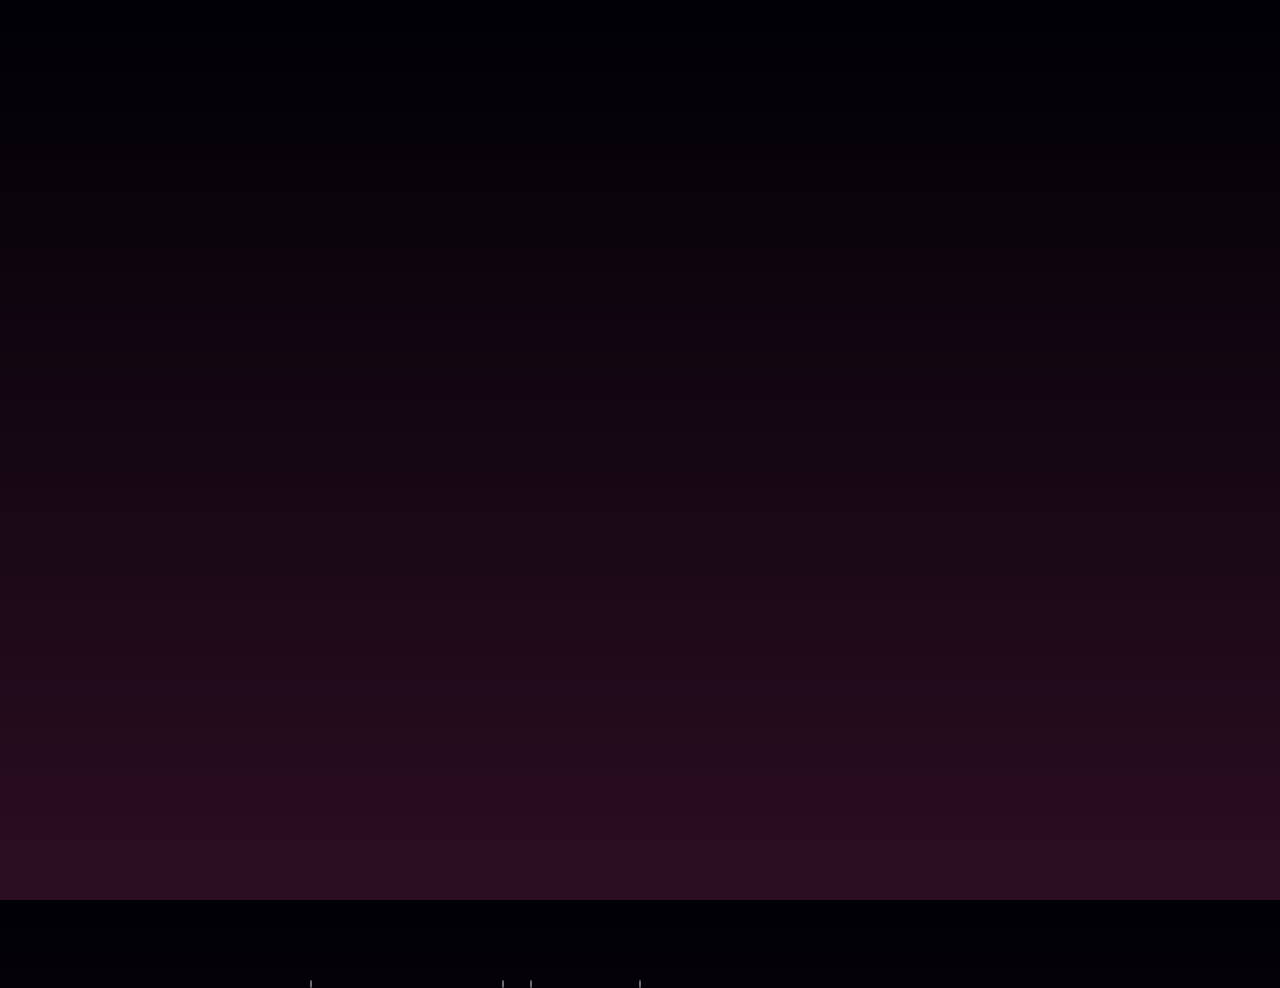
<file: animated_flowers.html>
<!DOCTYPE html>
<html lang="en">
  <head>
    <meta charset="UTF-8" />
    <meta name="viewport" content="width=device-width, initial-scale=1.0" />
    <title>Animated flower</title>
    <link rel="stylesheet" href="animated_flowers.css" />

    <link
      href="https://fonts.googleapis.com/css2?family=Dancing+Script:wght@400;700&display=swap"
      rel="stylesheet" />
    <link
      href="https://fonts.googleapis.com/css2?family=Roboto+Slab:wght@400;700&display=swap"
      rel="stylesheet" />
    <link
      href="https://fonts.googleapis.com/css2?family=Playfair+Display:wght@400;700&display=swap"
      rel="stylesheet" />
  </head>

  <body class="not-loaded">
    <h1>Flowers for you!</h1>
    <div class="rain"></div>
    <div class="flower" id="animation_flower">
      <div class="f-wrapper">
        <div class="flower__line"></div>
        <div class="f">
          <div class="flower__leaf flower__leaf--1"></div>
          <div class="flower__leaf flower__leaf--2"></div>
          <div class="flower__leaf flower__leaf--3"></div>
          <div class="flower__leaf flower__leaf--4"></div>
          <div class="flower__leaf flower__leaf--5"></div>
          <div class="flower__leaf flower__leaf--6"></div>
          <div class="flower__leaf flower__leaf--7"></div>
          <div
            class="flower__leaf flower__leaf--8 flower__fall-down--yellow"></div>
        </div>
      </div>

      <div class="f-wrapper f-wrapper--2">
        <div class="flower__line"></div>
        <div class="f">
          <div class="flower__leaf flower__leaf--1"></div>
          <div class="flower__leaf flower__leaf--2"></div>
          <div class="flower__leaf flower__leaf--3"></div>
          <div class="flower__leaf flower__leaf--4"></div>
          <div class="flower__leaf flower__leaf--5"></div>
          <div class="flower__leaf flower__leaf--6"></div>
          <div class="flower__leaf flower__leaf--7"></div>
          <div
            class="flower__leaf flower__leaf--8 flower__fall-down--pink"></div>
        </div>
      </div>

      <div class="f-wrapper f-wrapper--3">
        <div class="flower__line"></div>
        <div class="f">
          <div class="flower__leaf flower__leaf--1"></div>
          <div class="flower__leaf flower__leaf--2"></div>
          <div class="flower__leaf flower__leaf--3"></div>
          <div class="flower__leaf flower__leaf--4"></div>
          <div class="flower__leaf flower__leaf--5"></div>
          <div class="flower__leaf flower__leaf--6"></div>
          <div class="flower__leaf flower__leaf--7"></div>
          <div
            class="flower__leaf flower__leaf--8 flower__fall-down--purple"></div>
        </div>
      </div>
      <div class="flower__glass"></div>
    </div>

    <script src="animated_flowers.js"></script>
  </body>
</html>
</file>
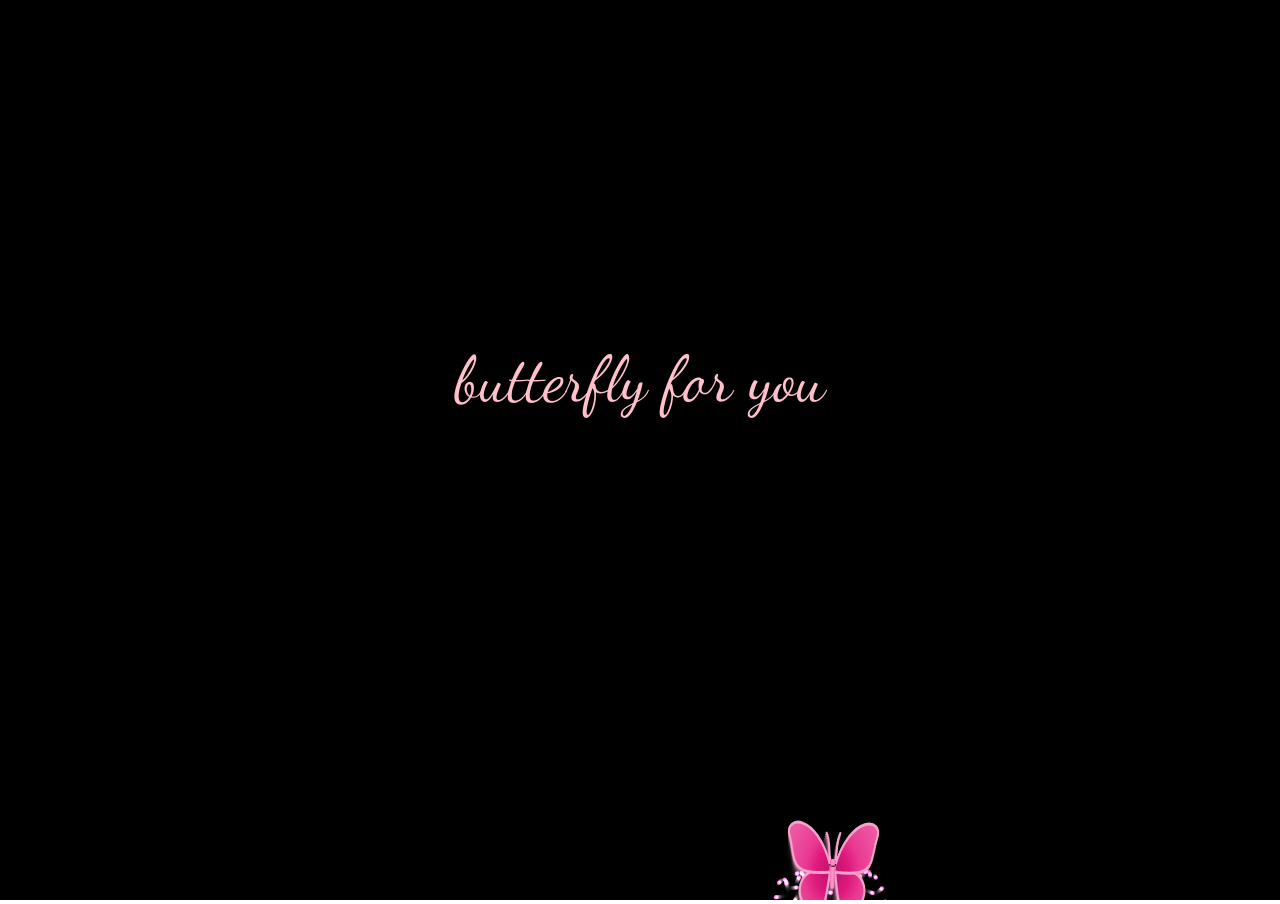
<file: butterfly_2.html>
<!DOCTYPE html>
<html lang="en">
  <head>
    <meta charset="UTF-8" />
    <meta name="viewport" content="width=device-width, initial-scale=1.0" />
    <script src="https://cdnjs.cloudflare.com/ajax/libs/jquery/3.2.1/jquery.min.js"></script>
    <link rel="preconnect" href="https://fonts.googleapis.com" />
    <link rel="preconnect" href="https://fonts.gstatic.com" crossorigin />
    <link
      href="https://fonts.googleapis.com/css2?family=Dancing+Script:wght@400..700&display=swap"
      rel="stylesheet" />
    <link rel="stylesheet" href="butterfly_2.css" />
    <title>Butterfly 2</title>
  </head>
  <body>
    <!-- tiktok meowish -->
    <!-- design inpired by K-T -->
    <p class="text">butterfly for you</p>
    <div id="jsi-butterfly-container" class="container"></div>
    <script src="butterfly_2.js"></script>
  </body>
</html>
</file>
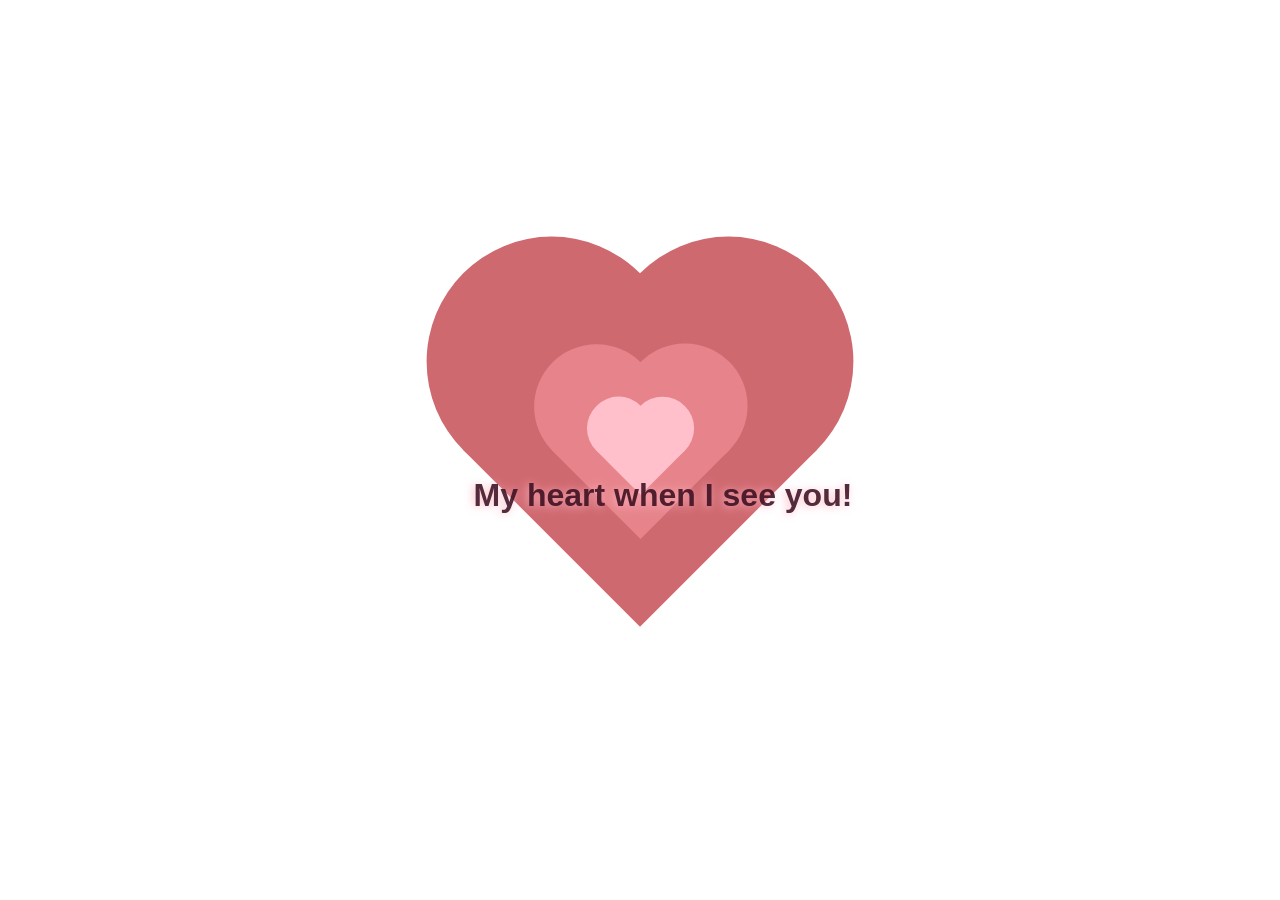
<file: heart_beat_animation.html>
<!DOCTYPE html>
<html lang="en">
  <head>
    <meta charset="UTF-8" />
    <meta name="viewport" content="width=device-width, initial-scale=1.0" />
    <link rel="stylesheet" href="heart_beat_animation.css" />
    <title>Heart beat animation</title>
  </head>
  <body>
    <h2>My heart when I see you!</h2>
    <!-- for more code, visit my tiktok account -->
    <!-- tiktok "meowish" -->
    <div class="back"></div>
    <div class="love"></div>
    <div class="love-1"></div>
    <div class="love-2"></div>
  </body>
</html>
</file>
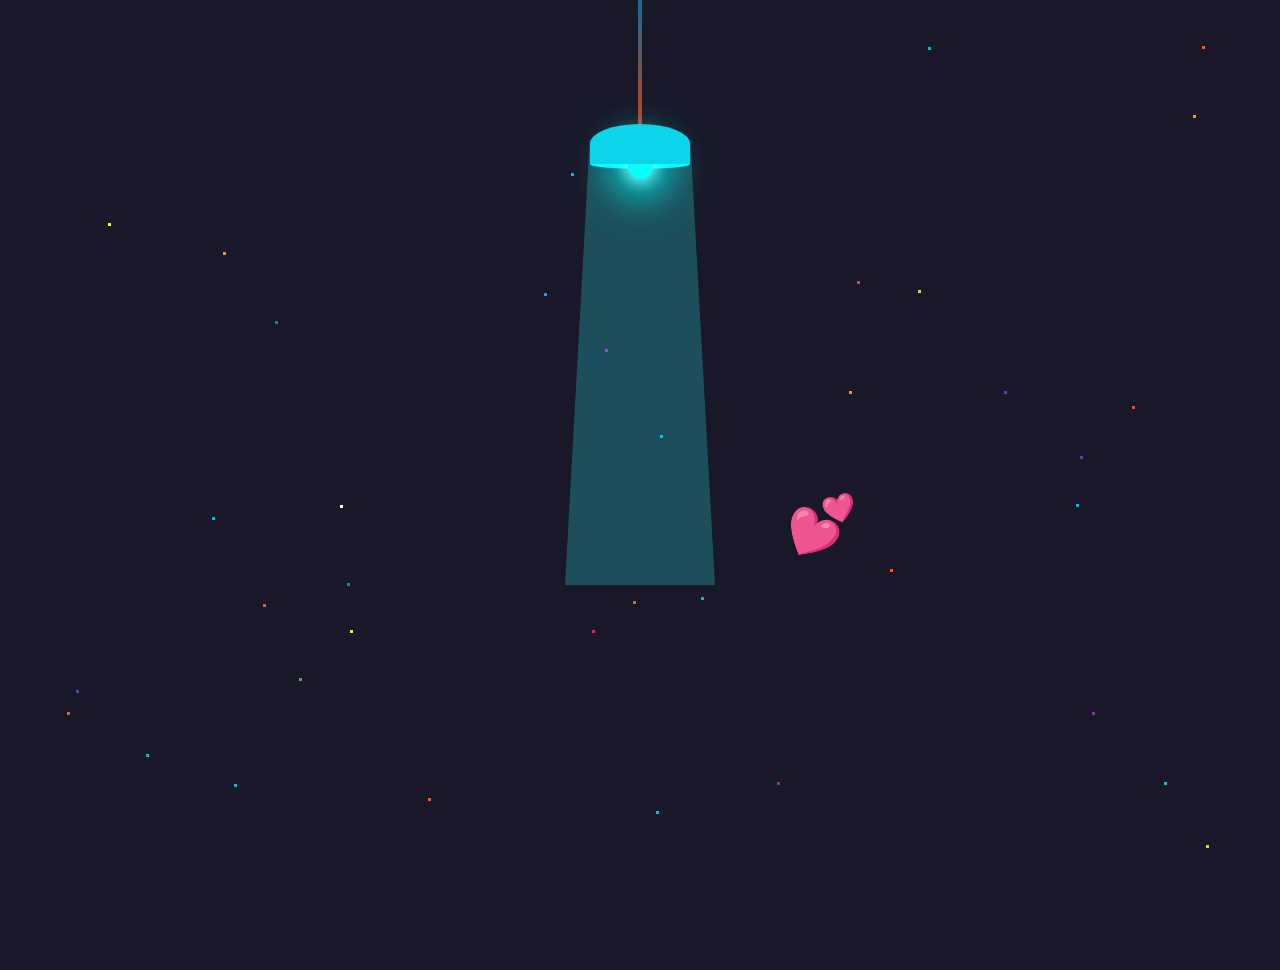
<file: light_reveal.html>
<!DOCTYPE html>
<html lang="en">
  <head>
    <meta charset="UTF-8" />
    <meta name="viewport" content="width=device-width, initial-scale=1.0" />
    <link rel="stylesheet" href="light_reveal.css" />
    <title>light reveal text</title>
  </head>
  <body>
    <!-- follow me on tiktok to get more code -->
     <!-- username "meowish" -->
      <div>
        <div class="starsec"></div>
        <div class="starthird"></div>
        <div class="starfourth"></div>
        <div class="starfifth"></div>
      </div>
      <div class="lamp__wrap">
        <div class="lamp">
          <div class="cable"></div>
          <div class="cover"></div>
          <div class="in-cover">
            <div class="bulb"></div>
          </div>
          <div class="light"></div>
        </div>
      </div>
  
      <section class="error">
        <div class="error__content">
          <div class="error__message message">
            <h1 class="message__title">I Love You💕</h1>
            <p class="message__text">Hi, I hope you know that i like you</p>
          </div>
        </div>
      </section>
    </a>
  </body>
</html>
</file>
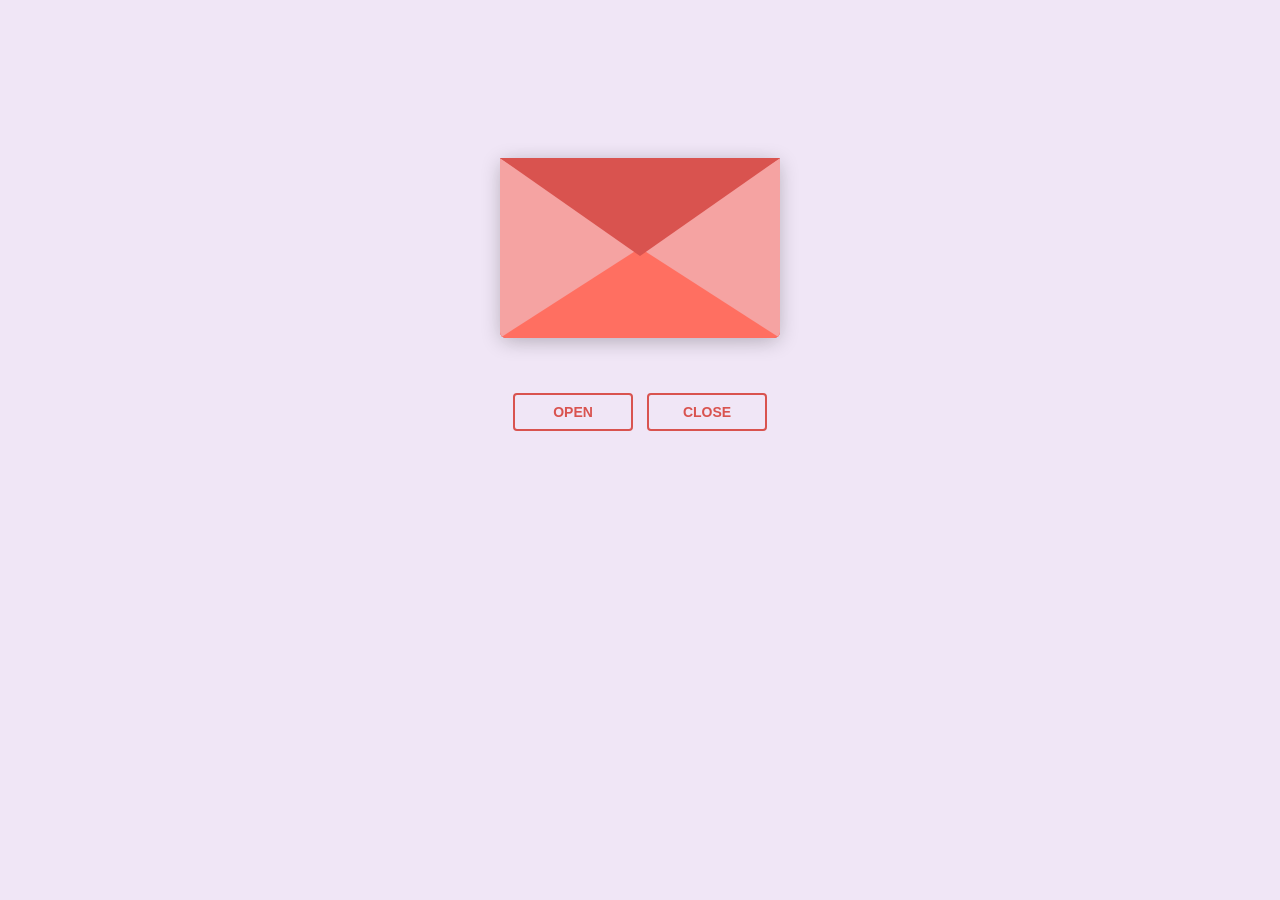
<file: love_letter_2.html>
<!DOCTYPE html>
<html lang="en">
  <head>
    <meta charset="UTF-8" />
    <title>Love letter for crush</title>
    <link rel="preconnect" href="https://fonts.googleapis.com" />
    <link rel="preconnect" href="https://fonts.gstatic.com" crossorigin />
    <link
      href="https://fonts.googleapis.com/css2?family=Dancing+Script:wght@400..700&display=swap"
      rel="stylesheet" />
    <link rel="stylesheet" href="love_letter_2.css" />
  </head>
  <body>
    <!-- tiktok meowish -->
    <div class="envlope-wrapper">
      <div id="envelope" class="close">
        <div class="front flap"></div>
        <div class="front pocket"></div>
        <div class="letter">
          <div class="words line1">To: Crush</div>
          <div class="words line2">Dear crush, you are so beautiful</div>
          <div class="words line3">That every time i see you</div>
          <div class="words line4">my world stops,</div>
        </div>
        <div class="hearts">
          <div class="heart a1"></div>
          <div class="heart a2"></div>
          <div class="heart a3"></div>
        </div>
      </div>
    </div>
    <div class="reset">
      <button id="open">Open</button>
      <button id="reset">Close</button>
    </div>

    <script src="https://cdnjs.cloudflare.com/ajax/libs/jquery/3.5.1/jquery.min.js"></script>
    <script src="love_letter_2.js"></script>
  </body>
</html>
</file>
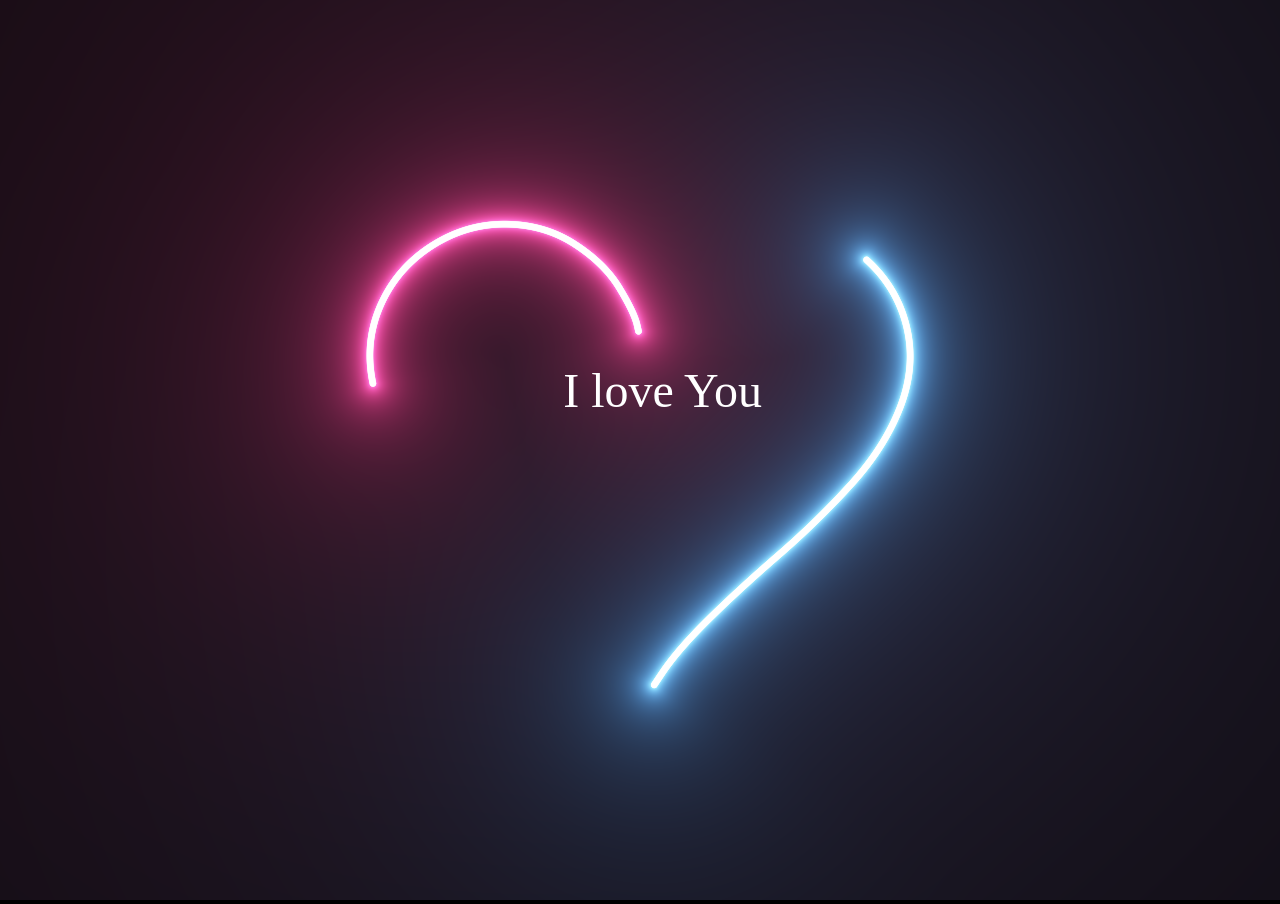
<file: neon_heart.html>
<!DOCTYPE html>
<html lang="en">
  <head>
    <meta charset="UTF-8" />
    <meta name="viewport" content="width=device-width, initial-scale=1.0" />
    <link rel="stylesheet" href="neon_heart.css" />
    <title>Neon Heart</title>
  </head>
  <body>
    <!-- Tiktok meowish -->

    <!-- design inpired by al-ro -->
    <p class="text">I love You</p>
    <canvas id="canvas" width="1400" height="600"></canvas>
    <script src="neon_heart.js"></script>
  </body>
</html>
</file>
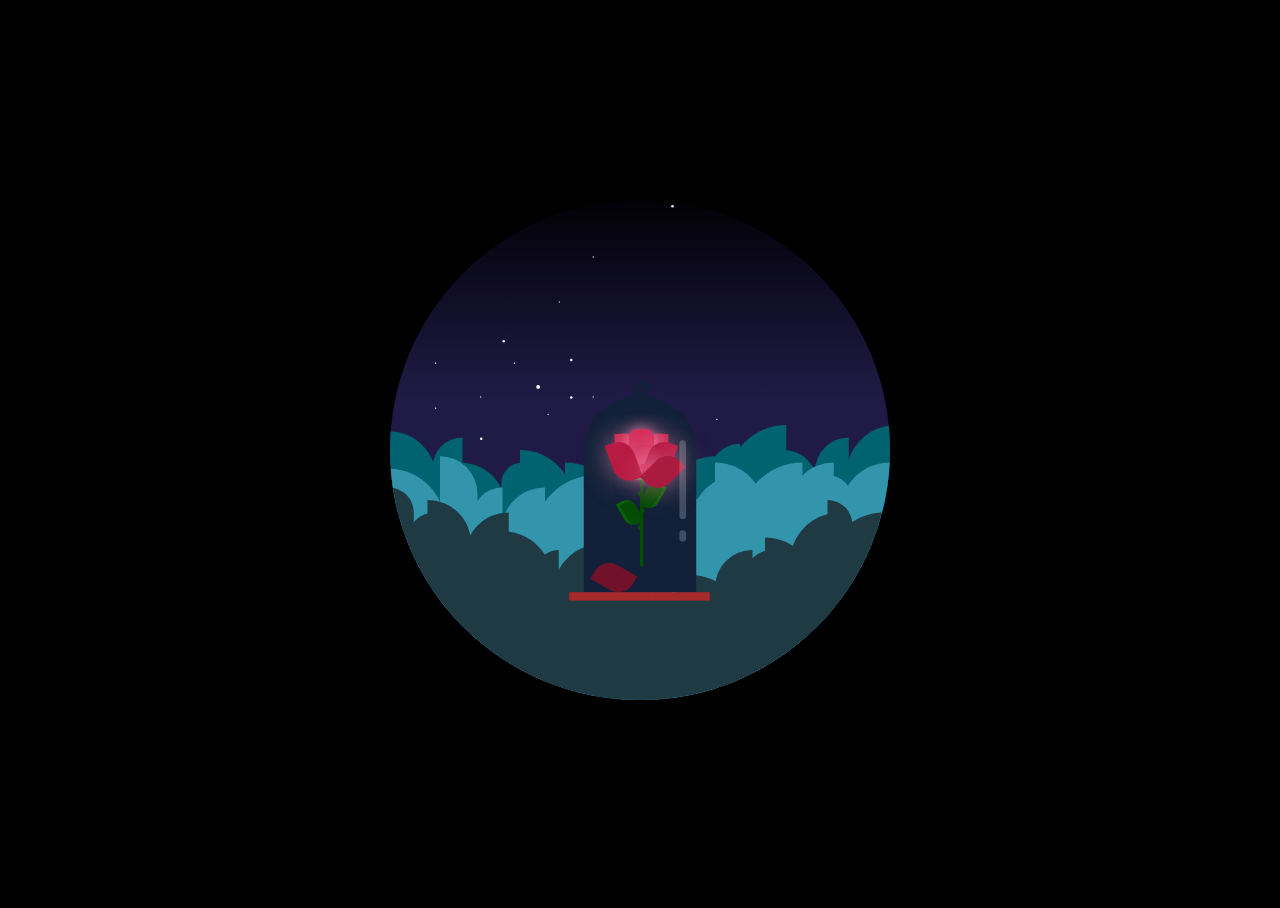
<file: nightSky_and_flower.html>
<!DOCTYPE html>
<html lang="en">
  <head>
    <meta charset="UTF-8" />
    <meta name="viewport" content="width=device-width, initial-scale=1.0" />
    <title>Night sky and flower</title>
    <link rel="stylesheet" href="nightSky_and_flower.css" />
  </head>
  <body>
    <div class="container">
      <div class="circle-container">
        <div class="background-grass">
          <div class="background-blade"></div>
          <div class="background-blade"></div>
          <div class="background-blade"></div>
          <div class="background-blade"></div>
          <div class="background-blade"></div>
          <div class="background-blade"></div>
          <div class="background-blade"></div>
          <div class="background-blade"></div>
          <div class="background-blade"></div>
          <div class="background-blade"></div>
          <div class="background-blade"></div>
          <div class="background-blade"></div>
          <div class="background-blade"></div>
          <div class="background-blade"></div>
        </div>
        <div class="middle-grass">
          <div class="middle-blade"></div>
          <div class="middle-blade"></div>
          <div class="middle-blade"></div>
          <div class="middle-blade"></div>
          <div class="middle-blade"></div>
          <div class="middle-blade"></div>
          <div class="middle-blade"></div>
          <div class="middle-blade"></div>
          <div class="middle-blade"></div>
          <div class="middle-blade"></div>
          <div class="middle-blade"></div>
          <div class="middle-blade"></div>
          <div class="middle-blade"></div>
          <div class="middle-blade"></div>
          <div class="middle-blade"></div>
        </div>
        <div class="foreground-grass">
          <div class="foreground-blade"></div>
          <div class="foreground-blade"></div>
          <div class="foreground-blade"></div>
          <div class="foreground-blade"></div>
          <div class="foreground-blade"></div>
          <div class="foreground-blade"></div>
          <div class="foreground-blade"></div>
          <div class="foreground-blade"></div>
          <div class="foreground-blade"></div>
          <div class="foreground-blade"></div>
          <div class="foreground-blade"></div>
          <div class="foreground-blade"></div>
          <div class="foreground-blade"></div>
          <div class="foreground-blade"></div>
          <div class="foreground-blade"></div>
          <div class="foreground-blade"></div>
          <div class="foreground-blade"></div>
          <div class="foreground-blade"></div>
        </div>
        <div class="stars1"></div>
        <div class="stars2"></div>
        <div class="stars3"></div>
      </div>
      <div class="container2">
        <div class="glass">
          <div class="shine"></div>
        </div>
        <div class="thorns">
          <div></div>
          <div></div>
          <div></div>
          <div></div>
        </div>
        <div class="leaves">
          <div></div>
          <div></div>
          <div></div>
          <div></div>
        </div>
        <div class="petals">
          <div></div>
          <div></div>
          <div></div>
          <div></div>
          <div></div>
          <div></div>
          <div></div>
        </div>
        <div class="deadPetals">
          <div></div>
          <div></div>
          <div></div>
          <div></div>
        </div>
      </div>
    </div>
  </body>
</html>
</file>
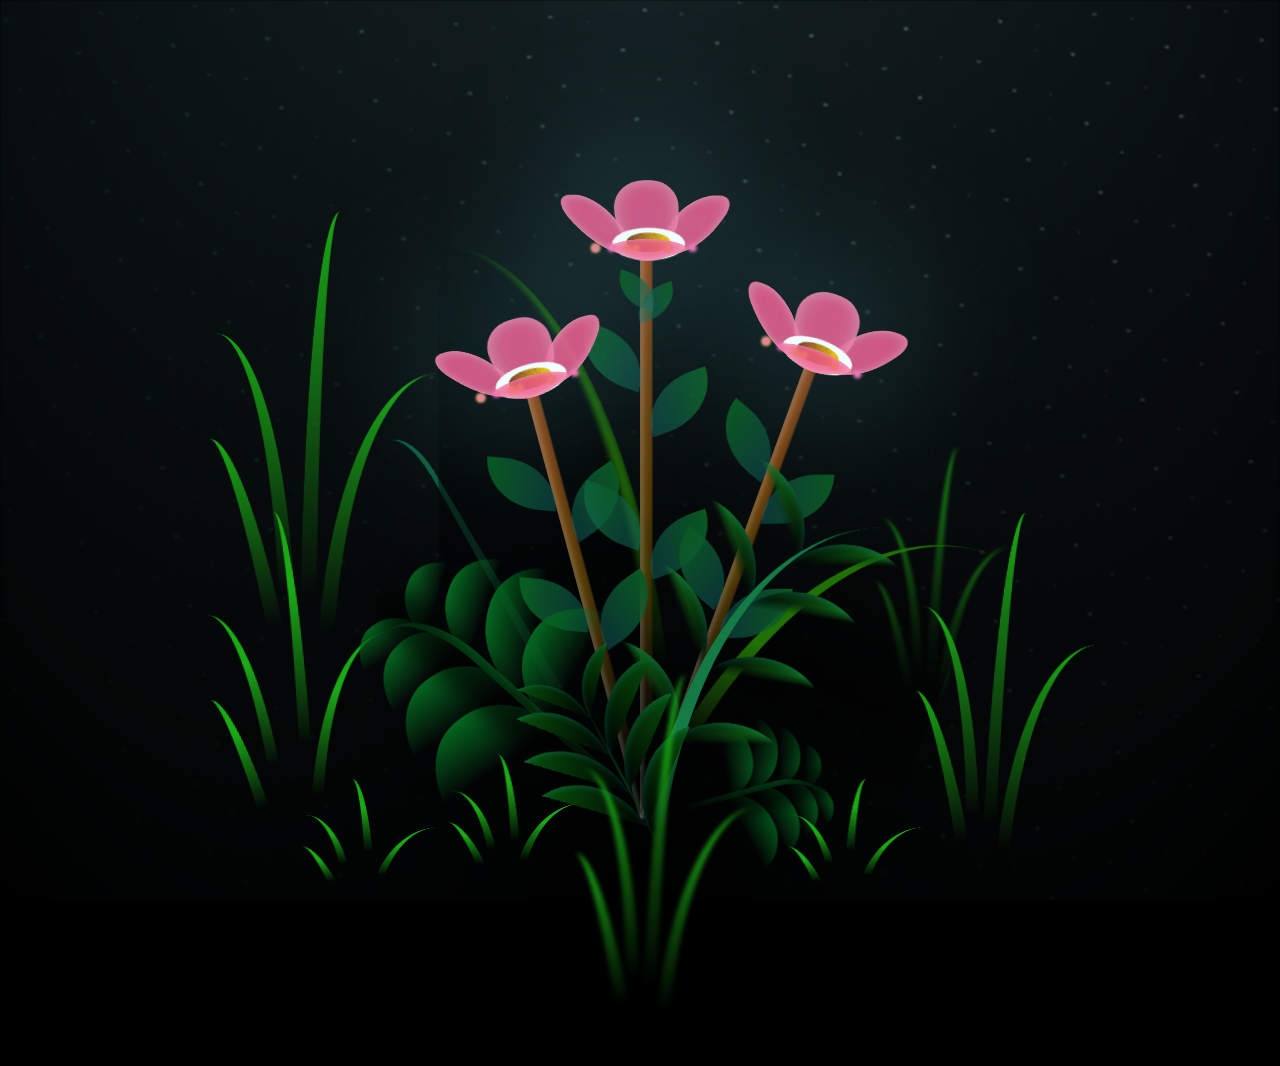
<file: pink_flower2.html>
<!DOCTYPE html>
<html lang="en">
  <head>
    <meta charset="UTF-8" />
    <meta name="viewport" content="width=device-width, initial-scale=1.0" />
    <link rel="stylesheet" href="pink_flower2.css" />
    <title>Pink flower 2</title>
  </head>
  <!-- tiktok meowish -->
  <body class="container">
    <div class="night"></div>
    <div class="flowers">
      <div class="flower flower--1">
        <div class="flower__leafs flower__leafs--1">
          <div class="flower__leaf flower__leaf--1"></div>
          <div class="flower__leaf flower__leaf--2"></div>
          <div class="flower__leaf flower__leaf--3"></div>
          <div class="flower__leaf flower__leaf--4"></div>
          <div class="flower__white-circle"></div>

          <div class="flower__light flower__light--1"></div>
          <div class="flower__light flower__light--2"></div>
          <div class="flower__light flower__light--3"></div>
          <div class="flower__light flower__light--4"></div>
          <div class="flower__light flower__light--5"></div>
          <div class="flower__light flower__light--6"></div>
          <div class="flower__light flower__light--7"></div>
          <div class="flower__light flower__light--8"></div>
        </div>
        <div class="flower__line">
          <div class="flower__line__leaf flower__line__leaf--1"></div>
          <div class="flower__line__leaf flower__line__leaf--2"></div>
          <div class="flower__line__leaf flower__line__leaf--3"></div>
          <div class="flower__line__leaf flower__line__leaf--4"></div>
          <div class="flower__line__leaf flower__line__leaf--5"></div>
          <div class="flower__line__leaf flower__line__leaf--6"></div>
        </div>
      </div>

      <div class="flower flower--2">
        <div class="flower__leafs flower__leafs--2">
          <div class="flower__leaf flower__leaf--1"></div>
          <div class="flower__leaf flower__leaf--2"></div>
          <div class="flower__leaf flower__leaf--3"></div>
          <div class="flower__leaf flower__leaf--4"></div>
          <div class="flower__white-circle"></div>

          <div class="flower__light flower__light--1"></div>
          <div class="flower__light flower__light--2"></div>
          <div class="flower__light flower__light--3"></div>
          <div class="flower__light flower__light--4"></div>
          <div class="flower__light flower__light--5"></div>
          <div class="flower__light flower__light--6"></div>
          <div class="flower__light flower__light--7"></div>
          <div class="flower__light flower__light--8"></div>
        </div>
        <div class="flower__line">
          <div class="flower__line__leaf flower__line__leaf--1"></div>
          <div class="flower__line__leaf flower__line__leaf--2"></div>
          <div class="flower__line__leaf flower__line__leaf--3"></div>
          <div class="flower__line__leaf flower__line__leaf--4"></div>
        </div>
      </div>

      <div class="flower flower--3">
        <div class="flower__leafs flower__leafs--3">
          <div class="flower__leaf flower__leaf--1"></div>
          <div class="flower__leaf flower__leaf--2"></div>
          <div class="flower__leaf flower__leaf--3"></div>
          <div class="flower__leaf flower__leaf--4"></div>
          <div class="flower__white-circle"></div>

          <div class="flower__light flower__light--1"></div>
          <div class="flower__light flower__light--2"></div>
          <div class="flower__light flower__light--3"></div>
          <div class="flower__light flower__light--4"></div>
          <div class="flower__light flower__light--5"></div>
          <div class="flower__light flower__light--6"></div>
          <div class="flower__light flower__light--7"></div>
          <div class="flower__light flower__light--8"></div>
        </div>
        <div class="flower__line">
          <div class="flower__line__leaf flower__line__leaf--1"></div>
          <div class="flower__line__leaf flower__line__leaf--2"></div>
          <div class="flower__line__leaf flower__line__leaf--3"></div>
          <div class="flower__line__leaf flower__line__leaf--4"></div>
        </div>
      </div>

      <div class="grow-ans" style="--d: 1.2s">
        <div class="flower__g-long">
          <div class="flower__g-long__top"></div>
          <div class="flower__g-long__bottom"></div>
        </div>
      </div>

      <div class="growing-grass">
        <div class="flower__grass flower__grass--1">
          <div class="flower__grass--top"></div>
          <div class="flower__grass--bottom"></div>
          <div class="flower__grass__leaf flower__grass__leaf--1"></div>
          <div class="flower__grass__leaf flower__grass__leaf--2"></div>
          <div class="flower__grass__leaf flower__grass__leaf--3"></div>
          <div class="flower__grass__leaf flower__grass__leaf--4"></div>
          <div class="flower__grass__leaf flower__grass__leaf--5"></div>
          <div class="flower__grass__leaf flower__grass__leaf--6"></div>
          <div class="flower__grass__leaf flower__grass__leaf--7"></div>
          <div class="flower__grass__leaf flower__grass__leaf--8"></div>
          <div class="flower__grass__overlay"></div>
        </div>
      </div>

      <div class="growing-grass">
        <div class="flower__grass flower__grass--2">
          <div class="flower__grass--top"></div>
          <div class="flower__grass--bottom"></div>
          <div class="flower__grass__leaf flower__grass__leaf--1"></div>
          <div class="flower__grass__leaf flower__grass__leaf--2"></div>
          <div class="flower__grass__leaf flower__grass__leaf--3"></div>
          <div class="flower__grass__leaf flower__grass__leaf--4"></div>
          <div class="flower__grass__leaf flower__grass__leaf--5"></div>
          <div class="flower__grass__leaf flower__grass__leaf--6"></div>
          <div class="flower__grass__leaf flower__grass__leaf--7"></div>
          <div class="flower__grass__leaf flower__grass__leaf--8"></div>
          <div class="flower__grass__overlay"></div>
        </div>
      </div>

      <div class="grow-ans" style="--d: 2.4s">
        <div class="flower__g-right flower__g-right--1">
          <div class="leaf"></div>
        </div>
      </div>

      <div class="grow-ans" style="--d: 2.8s">
        <div class="flower__g-right flower__g-right--2">
          <div class="leaf"></div>
        </div>
      </div>

      <div class="grow-ans" style="--d: 2.8s">
        <div class="flower__g-front">
          <div
            class="flower__g-front__leaf-wrapper flower__g-front__leaf-wrapper--1">
            <div class="flower__g-front__leaf"></div>
          </div>
          <div
            class="flower__g-front__leaf-wrapper flower__g-front__leaf-wrapper--2">
            <div class="flower__g-front__leaf"></div>
          </div>
          <div
            class="flower__g-front__leaf-wrapper flower__g-front__leaf-wrapper--3">
            <div class="flower__g-front__leaf"></div>
          </div>
          <div
            class="flower__g-front__leaf-wrapper flower__g-front__leaf-wrapper--4">
            <div class="flower__g-front__leaf"></div>
          </div>
          <div
            class="flower__g-front__leaf-wrapper flower__g-front__leaf-wrapper--5">
            <div class="flower__g-front__leaf"></div>
          </div>
          <div
            class="flower__g-front__leaf-wrapper flower__g-front__leaf-wrapper--6">
            <div class="flower__g-front__leaf"></div>
          </div>
          <div
            class="flower__g-front__leaf-wrapper flower__g-front__leaf-wrapper--7">
            <div class="flower__g-front__leaf"></div>
          </div>
          <div
            class="flower__g-front__leaf-wrapper flower__g-front__leaf-wrapper--8">
            <div class="flower__g-front__leaf"></div>
          </div>
          <div class="flower__g-front__line"></div>
        </div>
      </div>

      <div class="grow-ans" style="--d: 3.2s">
        <div class="flower__g-fr">
          <div class="leaf"></div>
          <div class="flower__g-fr__leaf flower__g-fr__leaf--1"></div>
          <div class="flower__g-fr__leaf flower__g-fr__leaf--2"></div>
          <div class="flower__g-fr__leaf flower__g-fr__leaf--3"></div>
          <div class="flower__g-fr__leaf flower__g-fr__leaf--4"></div>
          <div class="flower__g-fr__leaf flower__g-fr__leaf--5"></div>
          <div class="flower__g-fr__leaf flower__g-fr__leaf--6"></div>
          <div class="flower__g-fr__leaf flower__g-fr__leaf--7"></div>
          <div class="flower__g-fr__leaf flower__g-fr__leaf--8"></div>
        </div>
      </div>

      <div class="long-g long-g--0">
        <div class="grow-ans" style="--d: 3s">
          <div class="leaf leaf--0"></div>
        </div>
        <div class="grow-ans" style="--d: 2.2s">
          <div class="leaf leaf--1"></div>
        </div>
        <div class="grow-ans" style="--d: 3.4s">
          <div class="leaf leaf--2"></div>
        </div>
        <div class="grow-ans" style="--d: 3.6s">
          <div class="leaf leaf--3"></div>
        </div>
      </div>

      <div class="long-g long-g--1">
        <div class="grow-ans" style="--d: 3.6s">
          <div class="leaf leaf--0"></div>
        </div>
        <div class="grow-ans" style="--d: 3.8s">
          <div class="leaf leaf--1"></div>
        </div>
        <div class="grow-ans" style="--d: 4s">
          <div class="leaf leaf--2"></div>
        </div>
        <div class="grow-ans" style="--d: 4.2s">
          <div class="leaf leaf--3"></div>
        </div>
      </div>

      <div class="long-g long-g--2">
        <div class="grow-ans" style="--d: 4s">
          <div class="leaf leaf--0"></div>
        </div>
        <div class="grow-ans" style="--d: 4.2s">
          <div class="leaf leaf--1"></div>
        </div>
        <div class="grow-ans" style="--d: 4.4s">
          <div class="leaf leaf--2"></div>
        </div>
        <div class="grow-ans" style="--d: 4.6s">
          <div class="leaf leaf--3"></div>
        </div>
      </div>

      <div class="long-g long-g--3">
        <div class="grow-ans" style="--d: 4s">
          <div class="leaf leaf--0"></div>
        </div>
        <div class="grow-ans" style="--d: 4.2s">
          <div class="leaf leaf--1"></div>
        </div>
        <div class="grow-ans" style="--d: 3s">
          <div class="leaf leaf--2"></div>
        </div>
        <div class="grow-ans" style="--d: 3.6s">
          <div class="leaf leaf--3"></div>
        </div>
      </div>

      <div class="long-g long-g--4">
        <div class="grow-ans" style="--d: 4s">
          <div class="leaf leaf--0"></div>
        </div>
        <div class="grow-ans" style="--d: 4.2s">
          <div class="leaf leaf--1"></div>
        </div>
        <div class="grow-ans" style="--d: 3s">
          <div class="leaf leaf--2"></div>
        </div>
        <div class="grow-ans" style="--d: 3.6s">
          <div class="leaf leaf--3"></div>
        </div>
      </div>

      <div class="long-g long-g--5">
        <div class="grow-ans" style="--d: 4s">
          <div class="leaf leaf--0"></div>
        </div>
        <div class="grow-ans" style="--d: 4.2s">
          <div class="leaf leaf--1"></div>
        </div>
        <div class="grow-ans" style="--d: 3s">
          <div class="leaf leaf--2"></div>
        </div>
        <div class="grow-ans" style="--d: 3.6s">
          <div class="leaf leaf--3"></div>
        </div>
      </div>

      <div class="long-g long-g--6">
        <div class="grow-ans" style="--d: 4.2s">
          <div class="leaf leaf--0"></div>
        </div>
        <div class="grow-ans" style="--d: 4.4s">
          <div class="leaf leaf--1"></div>
        </div>
        <div class="grow-ans" style="--d: 4.6s">
          <div class="leaf leaf--2"></div>
        </div>
        <div class="grow-ans" style="--d: 4.8s">
          <div class="leaf leaf--3"></div>
        </div>
      </div>

      <div class="long-g long-g--7">
        <div class="grow-ans" style="--d: 3s">
          <div class="leaf leaf--0"></div>
        </div>
        <div class="grow-ans" style="--d: 3.2s">
          <div class="leaf leaf--1"></div>
        </div>
        <div class="grow-ans" style="--d: 3.5s">
          <div class="leaf leaf--2"></div>
        </div>
        <div class="grow-ans" style="--d: 3.6s">
          <div class="leaf leaf--3"></div>
        </div>
      </div>
    </div>

    <script src="pink_flower2.js"></script>
  </body>
</html>
</file>
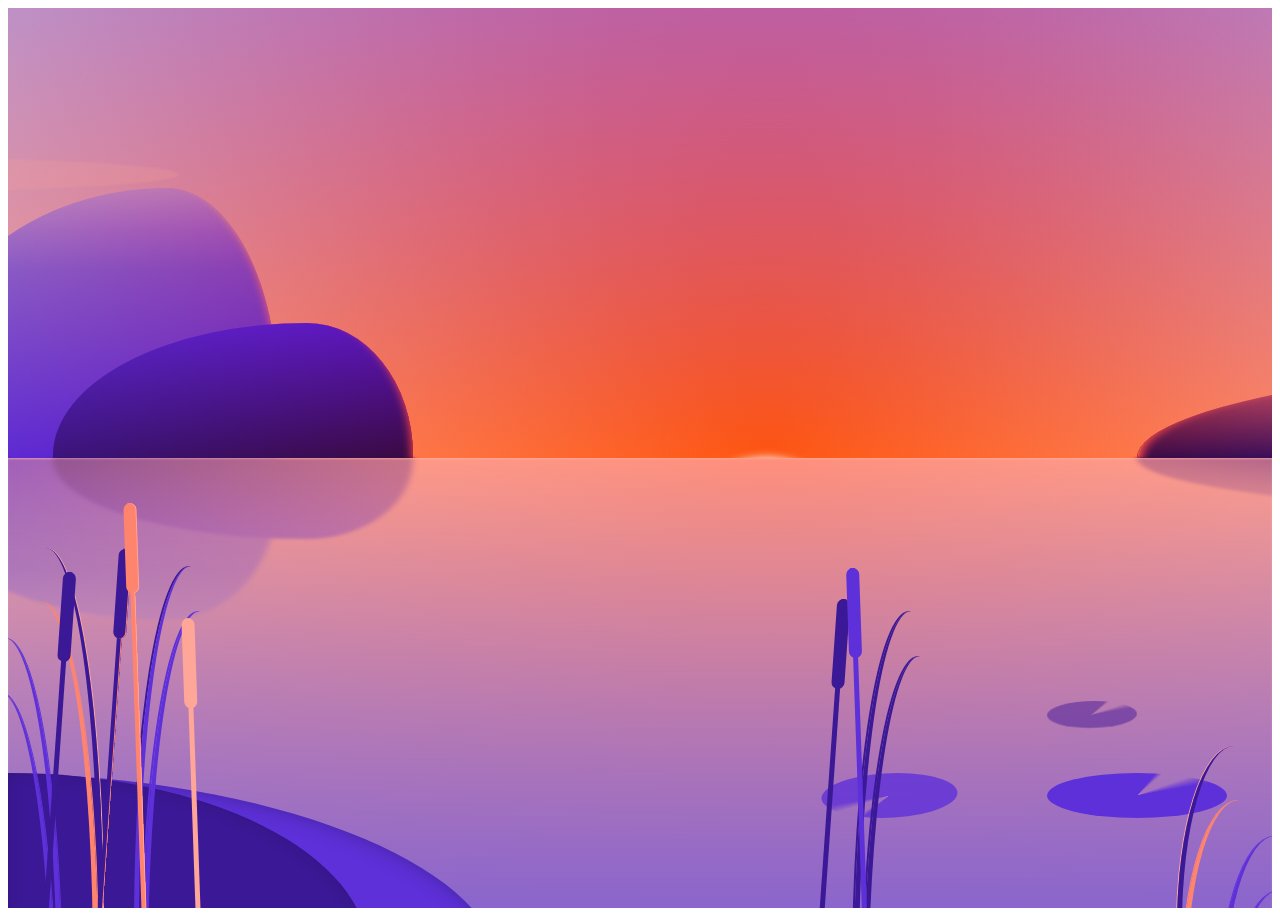
<file: sunrise.html>
<!DOCTYPE html>
<html lang="en">
  <head>
    <meta charset="UTF-8" />
    <meta name="viewport" content="width=device-width, initial-scale=1.0" />
    <link rel="stylesheet" href="sunrise.css" />
    <title>Sunrise</title>
  </head>
  <body>
    <!-- tiktok meowish -->
    <div class="landscape">
      <div class="mountain"></div>
      <div class="mountain mountain-2"></div>
      <div class="mountain mountain-3"></div>
      <div class="sun-container sun-container-1"></div>
      <div class="sun-container">
        <div class="sun"></div>
      </div>
      <div class="cloud"></div>
      <div class="cloud cloud-1"></div>
      <div class="sun-container sun-container-reflection">
        <div class="sun"></div>
      </div>
      <div class="light"></div>
      <div class="light light-1"></div>
      <div class="light light-2"></div>
      <div class="light light-3"></div>
      <div class="light light-4"></div>
      <div class="light light-5"></div>
      <div class="light light-6"></div>
      <div class="light light-7"></div>
      <div class="water"></div>
      <div class="splash"></div>
      <div class="splash delay-1"></div>
      <div class="splash delay-2"></div>
      <div class="splash splash-4 delay-2"></div>
      <div class="splash splash-4 delay-3"></div>
      <div class="splash splash-4 delay-4"></div>
      <div class="splash splash-stone delay-3"></div>
      <div class="splash splash-stone splash-4"></div>
      <div class="splash splash-stone splash-5"></div>
      <div class="lotus lotus-1"></div>
      <div class="lotus lotus-2"></div>
      <div class="lotus lotus-3"></div>
      <div class="front">
        <div class="stone"></div>
        <div class="grass"></div>
        <div class="grass grass-1"></div>
        <div class="grass grass-2"></div>
        <div class="reed"></div>
        <div class="reed reed-1"></div>
      </div>
    </div>
  </body>
</html>
</file>
<file: butterfly_2.css>
html,
body {
  width: 100%;
  height: 100%;
  margin: 0;
  padding: 0;
  overflow: hidden;
}
.container {
  width: 100％;
  height: 100%;
  margin: 0;
  padding: 0;
  background-color: #000000;
}
.text {
  position: absolute;
  color: pink;
  font-family: "Dancing Script", cursive;
  font-size: 4rem;
  top: 35%;
  left: 50%;
  transform: translate(-50%, -50%);
}
</file>
<file: heart_beat_animation.css>
h2 {
    font-size: 2rem;
    font-family: "Lucida Sans", "Lucida Sans Regular", "Lucida Grande",
      "Lucida Sans Unicode", Geneva, Verdana, sans-serif;
    color: rgb(65, 20, 37);
    text-shadow: -2px 1px 10px rgb(255, 180, 193);
    position: absolute;
    z-index: 100;
    left: 37%;
    top: 50%;
    opacity: 0.9;
  }
  .back {
    position: fixed;
    padding: 0;
    margin: 0;
    top: 0;
    left: 0;
    width: 100%;
    height: 100%;
    animation-name: back;
    animation-duration: 3s;
    animation-iteration-count: infinite;
  }
  .love {
    position: absolute;
    background-color: rgb(207, 105, 112);
    width: 250px;
    height: 250px;
    margin: auto;
    top: 0;
    left: 0;
    bottom: 0;
    right: 0;
    transform: rotate(-45deg);
    animation-name: love;
    animation-duration: 3s;
    animation-delay: 1s;
    animation-iteration-count: infinite;
  }
  .love::before {
    content: "";
    position: absolute;
    background-color: rgb(207, 105, 112);
    border-radius: 50%;
    width: 250px;
    height: 250px;
    top: -125px;
    left: 0px;
  }
  .love::after {
    content: "";
    position: absolute;
    background-color: rgb(207, 105, 112);
    border-radius: 50%;
    width: 250px;
    height: 250px;
    left: 125px;
    top: 0px;
  }
  
  @keyframes back {
    50% {
      background: rgb(250, 211, 214);
    }
  }
  @keyframes love {
    50% {
      transform: scale(0.3) rotate(-45deg);
    }
  }
  /*love-1*/
  .love-1 {
    position: absolute;
    background-color: rgb(231, 132, 139);
    width: 125px;
    height: 125px;
    margin: auto;
    top: 0;
    left: 0;
    bottom: 0;
    right: 0;
    transform: rotate(-45deg);
    animation-name: love-1;
    animation-duration: 2s;
    animation-delay: 1.7s;
    animation-iteration-count: infinite;
  }
  .love-1::before {
    content: "";
    position: absolute;
    background-color: rgb(231, 132, 139);
    border-radius: 50%;
    width: 125px;
    height: 125px;
    top: -62.5px;
    left: 0px;
  }
  .love-1::after {
    content: "";
    position: absolute;
    background-color: rgb(231, 132, 139);
    border-radius: 50%;
    width: 125px;
    height: 125px;
    left: 62.5px;
    top: 0px;
  }
  
  @keyframes love-1 {
    50% {
      transform: scale(0.5) rotate(-45deg);
    }
  }
  /*love-2*/
  .love-2 {
    position: absolute;
    background-color: pink;
    width: 62.5px;
    height: 62.5px;
    margin: auto;
    top: 0;
    left: 0;
    bottom: 0;
    right: 0;
    transform: rotate(-45deg);
    animation-name: love-2;
    animation-duration: 1s;
    animation-delay: 1s;
    animation-iteration-count: infinite;
  }
  .love-2::before {
    content: "";
    position: absolute;
    background-color: pink;
    border-radius: 50%;
    width: 62.5px;
    height: 62.5px;
    top: -31.25px;
    left: 0px;
  }
  .love-2::after {
    content: "";
    position: absolute;
    background-color: pink;
    border-radius: 50%;
    width: 62.5px;
    height: 62.5px;
    left: 31.25px;
    top: 0px;
  }
  
  @keyframes love-2 {
    50% {
      transform: scale(1.25) rotate(-45deg);
    }
  }
</file>
<file: light_reveal.css>
@charset "UTF-8";

* {
  margin: 0;
  padding: 0;
  -webkit-text-size-adjust: none;
}

html,
body {
  height: 100%;
  overflow: hidden;
}

body {
  padding: 0;
  margin: 0;
  background: #181828;
  font-size: 14px;
  line-height: 1;
}

label {
  cursor: pointer;
}

a {
  margin: 0;
  padding: 0;
  vertical-align: baseline;
  background: transparent;
  text-decoration: none;
  color: #000;
}

input,
select,
button,
textarea {
  margin: 0;
  font-size: 100%;
}

html,
div,
span,
applet,
object,
iframe,
h1,
h2,
h3,
h4,
h5,
h6,
p,
blockquote,
pre,
a,
abbr,
acronym,
address,
big,
cite,
code,
del,
dfn,
em,
font,
img,
ins,
kbd,
q,
s,
samp,
small,
strike,
strong,
sub,
sup,
tt,
var,
b,
u,
i,
center,
dl,
dt,
dd,
ol,
ul,
li,
fieldset,
form,
label,
legend,
table,
caption,
tbody,
tfoot,
thead,
tr,
th,
td,
input {
  border: 0;
  outline: 0;
  font-size: 100%;
  vertical-align: baseline;
  background: transparent;
}

.top-header:before {
  background-image: url(https://1.bp.blogspot.com/-gxsOcYWghHA/Xp_izTh4sFI/AAAAAAAAU8s/y637Fwg99qAuzW9na_NT_uApny8Vce95gCEwYBhgL/s1600/header-footer-gradient-bg.png);
}
.top-header:before {
  content: "";
  display: block;
  width: 100%;
  height: 4px;
  background-repeat: repeat-x;
  background-size: contain;
  position: absolute;
  top: 0;
  left: 0;
  opacity: 0.5;
}

.starsec {
  content: " ";
  position: absolute;
  width: 3px;
  height: 3px;
  background: transparent;
  box-shadow: 571px 173px #00bcd4, 1732px 143px #00bcd4, 1745px 454px #ff5722,
    234px 784px #00bcd4, 1793px 1123px #ff9800, 1076px 504px #03a9f4,
    633px 601px #ff5722, 350px 630px #ffeb3b, 1164px 782px #00bcd4,
    76px 690px #3f51b5, 1825px 701px #cddc39, 1646px 578px #ffeb3b,
    544px 293px #2196f3, 445px 1061px #673ab7, 928px 47px #00bcd4,
    168px 1410px #8bc34a, 777px 782px #9c27b0, 1235px 1941px #9c27b0,
    104px 1690px #8bc34a, 1167px 1338px #e91e63, 345px 1652px #009688,
    1682px 1196px #f44336, 1995px 494px #8bc34a, 428px 798px #ff5722,
    340px 1623px #f44336, 605px 349px #9c27b0, 1339px 1344px #673ab7,
    1102px 1745px #3f51b5, 1592px 1676px #2196f3, 419px 1024px #ff9800,
    630px 1033px #4caf50, 1995px 1644px #00bcd4, 1092px 712px #9c27b0,
    1355px 606px #f44336, 622px 1881px #cddc39, 1481px 621px #9e9e9e,
    19px 1348px #8bc34a, 864px 1780px #e91e63, 442px 1136px #2196f3,
    67px 712px #ff5722, 89px 1406px #f44336, 275px 321px #009688,
    592px 630px #e91e63, 1012px 1690px #9c27b0, 1749px 23px #673ab7,
    94px 1542px #ffeb3b, 1201px 1657px #3f51b5, 1505px 692px #2196f3,
    1799px 601px #03a9f4, 656px 811px #00bcd4, 701px 597px #00bcd4,
    1202px 46px #ff5722, 890px 569px #ff5722, 1613px 813px #2196f3,
    223px 252px #ff9800, 983px 1093px #f44336, 726px 1029px #ffc107,
    1764px 778px #cddc39, 622px 1643px #f44336, 174px 1559px #673ab7,
    212px 517px #00bcd4, 340px 505px #fff, 1700px 39px #fff,
    1768px 516px #f44336, 849px 391px #ff9800, 228px 1824px #fff,
    1119px 1680px #ffc107, 812px 1480px #3f51b5, 1438px 1585px #cddc39,
    137px 1397px #fff, 1080px 456px #673ab7, 1208px 1437px #03a9f4,
    857px 281px #f44336, 1254px 1306px #cddc39, 987px 990px #4caf50,
    1655px 911px #00bcd4, 1102px 1216px #ff5722, 1807px 1044px #fff,
    660px 435px #03a9f4, 299px 678px #4caf50, 1193px 115px #ff9800,
    918px 290px #cddc39, 1447px 1422px #ffeb3b, 91px 1273px #9c27b0,
    108px 223px #ffeb3b, 146px 754px #00bcd4, 461px 1446px #ff5722,
    1004px 391px #673ab7, 1529px 516px #f44336, 1206px 845px #cddc39,
    347px 583px #009688, 1102px 1332px #f44336, 709px 1756px #00bcd4,
    1972px 248px #fff, 1669px 1344px #ff5722, 1132px 406px #f44336,
    320px 1076px #cddc39, 126px 943px #ffeb3b, 263px 604px #ff5722,
    1546px 692px #f44336;
  animation: animStar 150s linear infinite;
}

.starthird {
  content: " ";
  position: absolute;
  width: 3px;
  height: 3px;
  background: transparent;
  box-shadow: 571px 173px #00bcd4, 1732px 143px #00bcd4, 1745px 454px #ff5722,
    234px 784px #00bcd4, 1793px 1123px #ff9800, 1076px 504px #03a9f4,
    633px 601px #ff5722, 350px 630px #ffeb3b, 1164px 782px #00bcd4,
    76px 690px #3f51b5, 1825px 701px #cddc39, 1646px 578px #ffeb3b,
    544px 293px #2196f3, 445px 1061px #673ab7, 928px 47px #00bcd4,
    168px 1410px #8bc34a, 777px 782px #9c27b0, 1235px 1941px #9c27b0,
    104px 1690px #8bc34a, 1167px 1338px #e91e63, 345px 1652px #009688,
    1682px 1196px #f44336, 1995px 494px #8bc34a, 428px 798px #ff5722,
    340px 1623px #f44336, 605px 349px #9c27b0, 1339px 1344px #673ab7,
    1102px 1745px #3f51b5, 1592px 1676px #2196f3, 419px 1024px #ff9800,
    630px 1033px #4caf50, 1995px 1644px #00bcd4, 1092px 712px #9c27b0,
    1355px 606px #f44336, 622px 1881px #cddc39, 1481px 621px #9e9e9e,
    19px 1348px #8bc34a, 864px 1780px #e91e63, 442px 1136px #2196f3,
    67px 712px #ff5722, 89px 1406px #f44336, 275px 321px #009688,
    592px 630px #e91e63, 1012px 1690px #9c27b0, 1749px 23px #673ab7,
    94px 1542px #ffeb3b, 1201px 1657px #3f51b5, 1505px 692px #2196f3,
    1799px 601px #03a9f4, 656px 811px #00bcd4, 701px 597px #00bcd4,
    1202px 46px #ff5722, 890px 569px #ff5722, 1613px 813px #2196f3,
    223px 252px #ff9800, 983px 1093px #f44336, 726px 1029px #ffc107,
    1764px 778px #cddc39, 622px 1643px #f44336, 174px 1559px #673ab7,
    212px 517px #00bcd4, 340px 505px #fff, 1700px 39px #fff,
    1768px 516px #f44336, 849px 391px #ff9800, 228px 1824px #fff,
    1119px 1680px #ffc107, 812px 1480px #3f51b5, 1438px 1585px #cddc39,
    137px 1397px #fff, 1080px 456px #673ab7, 1208px 1437px #03a9f4,
    857px 281px #f44336, 1254px 1306px #cddc39, 987px 990px #4caf50,
    1655px 911px #00bcd4, 1102px 1216px #ff5722, 1807px 1044px #fff,
    660px 435px #03a9f4, 299px 678px #4caf50, 1193px 115px #ff9800,
    918px 290px #cddc39, 1447px 1422px #ffeb3b, 91px 1273px #9c27b0,
    108px 223px #ffeb3b, 146px 754px #00bcd4, 461px 1446px #ff5722,
    1004px 391px #673ab7, 1529px 516px #f44336, 1206px 845px #cddc39,
    347px 583px #009688, 1102px 1332px #f44336, 709px 1756px #00bcd4,
    1972px 248px #fff, 1669px 1344px #ff5722, 1132px 406px #f44336,
    320px 1076px #cddc39, 126px 943px #ffeb3b, 263px 604px #ff5722,
    1546px 692px #f44336;
  animation: animStar 10s linear infinite;
}

.starfourth {
  content: " ";
  position: absolute;
  width: 2px;
  height: 2px;
  background: transparent;
  box-shadow: 571px 173px #00bcd4, 1732px 143px #00bcd4, 1745px 454px #ff5722,
    234px 784px #00bcd4, 1793px 1123px #ff9800, 1076px 504px #03a9f4,
    633px 601px #ff5722, 350px 630px #ffeb3b, 1164px 782px #00bcd4,
    76px 690px #3f51b5, 1825px 701px #cddc39, 1646px 578px #ffeb3b,
    544px 293px #2196f3, 445px 1061px #673ab7, 928px 47px #00bcd4,
    168px 1410px #8bc34a, 777px 782px #9c27b0, 1235px 1941px #9c27b0,
    104px 1690px #8bc34a, 1167px 1338px #e91e63, 345px 1652px #009688,
    1682px 1196px #f44336, 1995px 494px #8bc34a, 428px 798px #ff5722,
    340px 1623px #f44336, 605px 349px #9c27b0, 1339px 1344px #673ab7,
    1102px 1745px #3f51b5, 1592px 1676px #2196f3, 419px 1024px #ff9800,
    630px 1033px #4caf50, 1995px 1644px #00bcd4, 1092px 712px #9c27b0,
    1355px 606px #f44336, 622px 1881px #cddc39, 1481px 621px #9e9e9e,
    19px 1348px #8bc34a, 864px 1780px #e91e63, 442px 1136px #2196f3,
    67px 712px #ff5722, 89px 1406px #f44336, 275px 321px #009688,
    592px 630px #e91e63, 1012px 1690px #9c27b0, 1749px 23px #673ab7,
    94px 1542px #ffeb3b, 1201px 1657px #3f51b5, 1505px 692px #2196f3,
    1799px 601px #03a9f4, 656px 811px #00bcd4, 701px 597px #00bcd4,
    1202px 46px #ff5722, 890px 569px #ff5722, 1613px 813px #2196f3,
    223px 252px #ff9800, 983px 1093px #f44336, 726px 1029px #ffc107,
    1764px 778px #cddc39, 622px 1643px #f44336, 174px 1559px #673ab7,
    212px 517px #00bcd4, 340px 505px #fff, 1700px 39px #fff,
    1768px 516px #f44336, 849px 391px #ff9800, 228px 1824px #fff,
    1119px 1680px #ffc107, 812px 1480px #3f51b5, 1438px 1585px #cddc39,
    137px 1397px #fff, 1080px 456px #673ab7, 1208px 1437px #03a9f4,
    857px 281px #f44336, 1254px 1306px #cddc39, 987px 990px #4caf50,
    1655px 911px #00bcd4, 1102px 1216px #ff5722, 1807px 1044px #fff,
    660px 435px #03a9f4, 299px 678px #4caf50, 1193px 115px #ff9800,
    918px 290px #cddc39, 1447px 1422px #ffeb3b, 91px 1273px #9c27b0,
    108px 223px #ffeb3b, 146px 754px #00bcd4, 461px 1446px #ff5722,
    1004px 391px #673ab7, 1529px 516px #f44336, 1206px 845px #cddc39,
    347px 583px #009688, 1102px 1332px #f44336, 709px 1756px #00bcd4,
    1972px 248px #fff, 1669px 1344px #ff5722, 1132px 406px #f44336,
    320px 1076px #cddc39, 126px 943px #ffeb3b, 263px 604px #ff5722,
    1546px 692px #f44336;
  animation: animStar 50s linear infinite;
}

.starfifth {
  content: " ";
  position: absolute;
  width: 1px;
  height: 1px;
  background: transparent;
  box-shadow: 571px 173px #00bcd4, 1732px 143px #00bcd4, 1745px 454px #ff5722,
    234px 784px #00bcd4, 1793px 1123px #ff9800, 1076px 504px #03a9f4,
    633px 601px #ff5722, 350px 630px #ffeb3b, 1164px 782px #00bcd4,
    76px 690px #3f51b5, 1825px 701px #cddc39, 1646px 578px #ffeb3b,
    544px 293px #2196f3, 445px 1061px #673ab7, 928px 47px #00bcd4,
    168px 1410px #8bc34a, 777px 782px #9c27b0, 1235px 1941px #9c27b0,
    104px 1690px #8bc34a, 1167px 1338px #e91e63, 345px 1652px #009688,
    1682px 1196px #f44336, 1995px 494px #8bc34a, 428px 798px #ff5722,
    340px 1623px #f44336, 605px 349px #9c27b0, 1339px 1344px #673ab7,
    1102px 1745px #3f51b5, 1592px 1676px #2196f3, 419px 1024px #ff9800,
    630px 1033px #4caf50, 1995px 1644px #00bcd4, 1092px 712px #9c27b0,
    1355px 606px #f44336, 622px 1881px #cddc39, 1481px 621px #9e9e9e,
    19px 1348px #8bc34a, 864px 1780px #e91e63, 442px 1136px #2196f3,
    67px 712px #ff5722, 89px 1406px #f44336, 275px 321px #009688,
    592px 630px #e91e63, 1012px 1690px #9c27b0, 1749px 23px #673ab7,
    94px 1542px #ffeb3b, 1201px 1657px #3f51b5, 1505px 692px #2196f3,
    1799px 601px #03a9f4, 656px 811px #00bcd4, 701px 597px #00bcd4,
    1202px 46px #ff5722, 890px 569px #ff5722, 1613px 813px #2196f3,
    223px 252px #ff9800, 983px 1093px #f44336, 726px 1029px #ffc107,
    1764px 778px #cddc39, 622px 1643px #f44336, 174px 1559px #673ab7,
    212px 517px #00bcd4, 340px 505px #fff, 1700px 39px #fff,
    1768px 516px #f44336, 849px 391px #ff9800, 228px 1824px #fff,
    1119px 1680px #ffc107, 812px 1480px #3f51b5, 1438px 1585px #cddc39,
    137px 1397px #fff, 1080px 456px #673ab7, 1208px 1437px #03a9f4,
    857px 281px #f44336, 1254px 1306px #cddc39, 987px 990px #4caf50,
    1655px 911px #00bcd4, 1102px 1216px #ff5722, 1807px 1044px #fff,
    660px 435px #03a9f4, 299px 678px #4caf50, 1193px 115px #ff9800,
    918px 290px #cddc39, 1447px 1422px #ffeb3b, 91px 1273px #9c27b0,
    108px 223px #ffeb3b, 146px 754px #00bcd4, 461px 1446px #ff5722,
    1004px 391px #673ab7, 1529px 516px #f44336, 1206px 845px #cddc39,
    347px 583px #009688, 1102px 1332px #f44336, 709px 1756px #00bcd4,
    1972px 248px #fff, 1669px 1344px #ff5722, 1132px 406px #f44336,
    320px 1076px #cddc39, 126px 943px #ffeb3b, 263px 604px #ff5722,
    1546px 692px #f44336;
  animation: animStar 80s linear infinite;
}

@keyframes animStar {
  0% {
    transform: translateY(0px);
  }
  100% {
    transform: translateY(-2000px);
  }
}

button {
  border: none;
  padding: 0;
  font-size: 0;
  line-height: 0;
  background: none;
  cursor: pointer;
}

:focus {
  outline: 0;
}

.clearfix:before,
.clearfix:after {
  content: "\0020";
  display: block;
  height: 0;
  visibility: hidden;
}

.clearfix:after {
  clear: both;
}

.clearfix {
  zoom: 1;
}

/* 1. END BODY */
/***********************************/

/***********************************
			/* 2. CONTENT */
/***********************************/
/* 2.1. Section error */
.error {
  min-height: 100vh;
  position: relative;
  padding: 240px 0;
  box-sizing: border-box;
  width: 100%;
  height: 100%;
  text-align: center;
  margin-top: 70px;
}

.error__overlay {
  position: absolute;
  top: 0;
  left: 0;
  width: 100%;
  height: 100%;
  overflow: hidden;
}

.error__content {
  position: absolute;
  top: 50%;
  left: 50%;
  width: 100%;
  -webkit-transform: translate(-50%, -50%);
  transform: translate(-50%, -50%);
}

.error__message {
  text-align: center;
  color: #181828;
}

.message__title {
  font-family: "Montserrat", sans-serif;
  font-weight: 900;
  text-transform: uppercase;
  letter-spacing: 5px;
  font-size: 5.6rem;
  padding-bottom: 40px;
  max-width: 960px;
  margin: 0 auto;
}

.message__text {
  font-family: "Montserrat", sans-serif;
  line-height: 42px;
  font-size: 18px;
  padding: 0 60px;
  max-width: 680px;
  margin: auto;
}

.error__nav {
  max-width: 600px;
  margin: 40px auto 0;
  text-align: center;
}

.e-nav__form {
  position: relative;
  height: 45px;
  overflow: hidden;
  width: 170px;
  display: inline-block;
  vertical-align: top;
  border: 1px solid #212121;
  padding-left: 10px;
  padding-right: 46px;
}

.e-nav__icon {
  position: absolute;
  right: 15px;
  top: 50%;
  -webkit-transform: translateY(-50%);
  transform: translateY(-50%);
  color: #212121;
  -webkit-transition: color 0.25s ease;
  transition: color 0.25s ease;
}

.e-nav__link {
  height: 45px;
  line-height: 45px;
  width: 170px;
  display: inline-block;
  vertical-align: top;
  margin: 0 15px;
  border: 1px solid #181828;
  color: #181828;
  text-decoration: none;
  font-family: "Montserrat", sans-serif;
  text-transform: uppercase;
  font-size: 11px;
  letter-spacing: 0.1rem;
  position: relative;
  overflow: hidden;
}

.e-nav__link:before {
  content: "";
  height: 200px;
  background: #212121;
  position: absolute;
  top: 70px;
  right: 70px;
  width: 260px;
  -webkit-transition: all 0.3s;
  transition: all 0.3s;
  -webkit-transform: rotate(50deg);
  transform: rotate(50deg);
}

.e-nav__link:after {
  -webkit-transition: all 0.3s;
  transition: all 0.3s;
  z-index: 999;
  position: relative;
}

.e-nav__link:after {
  content: "Home Page";
}

.e-nav__link:hover:before {
  top: -60px;
  right: -50px;
}

.e-nav__link:hover {
  color: #fff;
}

.e-nav__link:nth-child(2):hover:after {
  color: #fff;
}
/* 2.1. END Section Error */

/* 2.2. Social style */
.error__social {
  position: absolute;
  top: 50%;
  -webkit-transform: translateY(-50%);
  transform: translateY(-50%);
  left: 20px;
  z-index: 10;
}

.e-social__list {
  margin: 0;
  padding: 0;
  list-style-type: none;
}

.e-social__icon {
  padding-bottom: 30px;
}

.e-social__icon:last-child {
  padding-bottom: 0;
}

.e-social__link {
  color: #fff;
  -webkit-transition: all 0.25s ease;
  transition: all 0.25s ease;
  display: block;
}

.e-social__link:hover {
  opacity: 0.7;
}
/* 2.2. END Social style */

/* 2.3. Lamp */
.lamp {
  position: absolute;
  left: 0px;
  right: 0px;
  top: 0px;
  margin: 0px auto;
  width: 300px;
  display: flex;
  flex-direction: column;
  align-items: center;
  transform-origin: center top;
  animation-timing-function: cubic-bezier(0.6, 0, 0.38, 1);
  animation: move 6s infinite;
}

@keyframes move {
  0% {
    transform: rotate(40deg);
  }
  50% {
    transform: rotate(-40deg);
  }
  100% {
    transform: rotate(40deg);
  }
}

.cable {
  width: 8px;
  height: 248px;
  background-image: linear-gradient(rgb(32 148 218 / 70%), rgb(193 65 25)),
    linear-gradient(rgba(0, 0, 0, 0.7), rgba(0, 0, 0, 0.7)),
    linear-gradient(rgba(0, 0, 0, 0.7), rgba(0, 0, 0, 0.7));
}

.cover {
  width: 200px;
  height: 80px;
  background: #0bd5e8;
  border-top-left-radius: 50%;
  border-top-right-radius: 50%;
  position: relative;
  z-index: 200;
}

.in-cover {
  width: 100%;
  max-width: 200px;
  height: 20px;
  border-radius: 100%;
  background: #08ffff;
  position: absolute;
  left: 0px;
  right: 0px;
  margin: 0px auto;
  bottom: -9px;
  z-index: 100;
}
.in-cover .bulb {
  width: 50px;
  height: 50px;
  background-color: #08fffa;
  border-radius: 50%;
  position: absolute;
  left: 0px;
  right: 0px;
  bottom: -20px;
  margin: 0px auto;
  -webkit-box-shadow: 0 0 15px 7px rgba(0, 255, 255, 0.8),
    0 0 40px 25px rgba(0, 255, 255, 0.5),
    -75px 0 30px 15px rgba(0, 255, 255, 0.2);
  box-shadow: 0 0 25px 7px rgb(127 255 255 / 80%),
    0 0 64px 47px rgba(0, 255, 255, 0.5), 0px 0 30px 15px rgba(0, 255, 255, 0.2);
}

.light {
  width: 200px;
  height: 0px;
  border-bottom: 900px solid rgb(44 255 255 / 24%);
  border-left: 50px solid transparent;
  border-right: 50px solid transparent;
  position: absolute;
  left: 0px;
  right: 0px;
  top: 270px;
  margin: 0px auto;
  z-index: 1;
  border-radius: 90px 90px 0px 0px;
}
.error {
  overflow: hidden;
  max-height: 100vh;
}
@media (max-width: 1400px) {
  .lamp {
    zoom: 0.5;
  }
  .error__content {
    top: 55%;
  }
  .message__title {
    font-size: 3.5rem;
  }
}
@media (max-width: 900px) {
  .message__title {
    font-size: 34px;
  }
  .error__content {
    top: 55%;
  }
}
@media (max-width: 950px) {
  .lamp__wrap {
    max-height: 100vh;
    overflow: hidden;
    max-width: 100vw;
  }
  .error__social {
    bottom: 30px;
    top: auto;
    transform: none;
    width: 100%;
    position: fixed;
    left: 0;
  }
  .e-social__icon {
    display: inline-block;
    padding-right: 30px;
  }
  .e-social__icon:last-child {
    padding-right: 0;
  }
  .e-social__icon {
    padding-bottom: 0;
  }
}
@media (max-width: 750px) {
  body,
  html {
    max-height: 100vh;
  }
  .error__content {
    position: static;
    margin: 0 auto;
    transform: none;
    padding-top: 300px;
  }
  .error {
    padding-top: 0;
    padding-bottom: 100px;
    height: 100vh;
  }
}
@media (max-width: 650px) {
  .message__title {
    font-size: 36px;
    padding-bottom: 20px;
  }
  .message__text {
    font-size: 16px;
    line-height: 2;
    padding-right: 20px;
    padding-left: 20px;
  }
  .lamp {
    zoom: 0.6;
  }
  .error__content {
    padding-top: 180px;
  }
}
@media (max-width: 480px) {
  .message__title {
    font-size: 30px;
  }
  .message__text {
    padding-left: 10px;
    padding-right: 10px;
    font-size: 15px;
  }
  .error__nav {
    margin-top: 20px;
  }
}
</file>
<file: love_letter_2.css>
#envelope {
    position: relative;
    width: 280px;
    height: 180px;
    border-bottom-left-radius: 6px;
    border-bottom-right-radius: 6px;
    margin-left: auto;
    margin-right: auto;
    top: 150px;
    background-color: #d9534f; /* Warm romantic red */
    box-shadow: 0 4px 20px rgba(0, 0, 0, 0.2);
  }
  
  .front {
    position: absolute;
    width: 0;
    height: 0;
    z-index: 3;
  }
  
  .flap {
    border-left: 140px solid transparent;
    border-right: 140px solid transparent;
    border-bottom: 82px solid transparent;
    /* a little smaller */
    border-top: 98px solid #d9534f; /* Same romantic red */
    /* a little larger */
    transform-origin: top;
    pointer-events: none;
  }
  
  .pocket {
    border-left: 140px solid #f5a3a2; /* Soft pinkish red for the pocket */
    border-right: 140px solid #f5a3a2;
    border-bottom: 90px solid #ff6f61; /* Lighter romantic red */
    border-top: 90px solid transparent;
    border-bottom-left-radius: 6px;
    border-bottom-right-radius: 6px;
  }
  
  .letter {
    position: relative;
    background-color: #fff;
    width: 90%;
    margin-left: auto;
    margin-right: auto;
    height: 90%;
    top: 5%;
    border-radius: 6px;
    box-shadow: 0 2px 26px rgba(0, 0, 0, 0.12);
    font-family: "Dancing Script", cursive;
  }
  
  .letter:after {
    content: "";
    position: absolute;
    top: 0;
    bottom: 0;
    left: 0;
    right: 0;
  }
  
  .words {
    position: absolute;
    left: 10%;
    width: 80%;
    height: 14%;
    background-color: #ffe6e6; /* Light romantic tone */
  }
  
  .words.line1 {
    top: 10%;
    font-size: 0.5rem;
    width: 20%;
    height: 7%;
    font-size: 0.7rem;
  }
  
  .words.line2 {
    top: 30%;
    text-align: center;
    font-size: 1.1rem;
  }
  
  .words.line3 {
    top: 50%;
    font-size: 1.1rem;
    text-align: center;
  }
  
  .words.line4 {
    top: 70%;
    font-size: 1.1rem;
    text-align: center;
  }
  
  .open .flap {
    transform: rotateX(180deg);
    transition: transform 0.4s ease, z-index 0.6s;
    z-index: 1;
  }
  
  .close .flap {
    transform: rotateX(0deg);
    transition: transform 0.4s 0.6s ease, z-index 1s;
    z-index: 5;
  }
  
  .close .letter {
    transform: translateY(0px);
    transition: transform 0.4s ease, z-index 1s;
    z-index: 1;
  }
  
  .open .letter {
    transform: translateY(-100px);
    transition: transform 0.4s 0.6s ease, z-index 0.6s;
    z-index: 2;
  }
  
  .hearts {
    position: absolute;
    top: 90px;
    left: 0;
    right: 0;
    z-index: 2;
  }
  
  .heart {
    position: absolute;
    bottom: 0;
    right: 10%;
    pointer-events: none;
  }
  
  .heart:before,
  .heart:after {
    position: absolute;
    content: "";
    left: 50px;
    top: 0;
    width: 50px;
    height: 80px;
    background: #e60073; /* Deep romantic pink */
    border-radius: 50px 50px 0 0;
    transform: rotate(-45deg);
    transform-origin: 0 100%;
    pointer-events: none;
  }
  
  .heart:after {
    left: 0;
    transform: rotate(45deg);
    transform-origin: 100% 100%;
  }
  
  .close .heart {
    opacity: 0;
    -webkit-animation: none;
    animation: none;
  }
  
  .a1 {
    left: 20%;
    transform: scale(0.6);
    opacity: 1;
    -webkit-animation: slideUp 4s linear 1, sideSway 2s ease-in-out 4 alternate;
    -moz-animation: slideUp 4s linear 1, sideSway 2s ease-in-out 4 alternate;
    -webkit-animation-fill-mode: forwards;
    animation-fill-mode: forwards;
    -webkit-animation-delay: 0.7s;
    animation-delay: 0.7s;
  }
  
  .a2 {
    left: 55%;
    transform: scale(1);
    opacity: 1;
    -webkit-animation: slideUp 5s linear 1, sideSway 4s ease-in-out 2 alternate;
    -moz-animation: slideUp 5s linear 1, sideSway 4s ease-in-out 2 alternate;
    -webkit-animation-fill-mode: forwards;
    animation-fill-mode: forwards;
    -webkit-animation-delay: 0.7s;
    animation-delay: 0.7s;
  }
  
  .a3 {
    left: 10%;
    transform: scale(0.8);
    opacity: 1;
    -webkit-animation: slideUp 7s linear 1, sideSway 2s ease-in-out 6 alternate;
    -moz-animation: slideUp 7s linear 1, sideSway 2s ease-in-out 6 alternate;
    -webkit-animation-fill-mode: forwards;
    animation-fill-mode: forwards;
    -webkit-animation-delay: 0.7s;
    animation-delay: 0.7s;
  }
  
  @-webkit-keyframes slideUp {
    0% {
      top: 0;
    }
    100% {
      top: -600px;
    }
  }
  @keyframes slideUp {
    0% {
      top: 0;
    }
    100% {
      top: -600px;
    }
  }
  @-webkit-keyframes sideSway {
    0% {
      margin-left: 0px;
    }
    100% {
      margin-left: 50px;
    }
  }
  @keyframes sideSway {
    0% {
      margin-left: 0px;
    }
    100% {
      margin-left: 50px;
    }
  }
  body {
    background-color: #f0e6f6; /* Soft lavender for a romantic, dreamy feel */
  }
  
  .envlope-wrapper {
    height: 380px;
  }
  
  .reset {
    text-align: center;
  }
  
  .reset button {
    font-weight: 800;
    font-style: normal;
    transition: all 0.1s linear;
    -webkit-appearance: none;
    background-color: transparent;
    border: solid 2px #d9534f;
    border-radius: 4px;
    color: #d9534f;
    display: inline-block;
    font-size: 14px;
    text-transform: uppercase;
    margin: 5px;
    padding: 10px;
    line-height: 1em;
    text-decoration: none;
    min-width: 120px;
    cursor: pointer;
  }
  
  .reset button:hover {
    background-color: #d9534f;
    color: #fff;
  }
</file>
<file: neon_heart.css>
body {
    background-color: #000;
    margin: 0;
    overflow: hidden;
    background-repeat: no-repeat;
  }
  .text {
    position: absolute;
    color: white;
    left: 44%;
    top: 35%;
    z-index: 100;
    font-size: 3rem;
  }
</file>
<file: nightSky_and_flower.css>
html,
body {
  height: 100%;
  width: 100%;
  background: #000000;
  font-family: "Josefin Sans", sans-serif;
}

.container {
  position: absolute;
  top: 50%;
  left: 50%;
  transform: translate(-50%, -50%) scale(1.25);
}
.container .circle-container {
  width: 400px;
  height: 400px;
  background: linear-gradient(to bottom, #020107 0%, #201b46 40%);
  left: 50%;
  top: 50%;
  -moz-transform: translate(-50%, -50%);
  -ms-transform: translate(-50%, -50%);
  -webkit-transform: translate(-50%, -50%);
  transform: translate(-50%, -50%);
  overflow: hidden;
  -moz-border-radius: 100%;
  -webkit-border-radius: 100%;
  border-radius: 100%;
  position: absolute;
}
.container .center {
  position: relative;
  top: 0;
  bottom: 0;
  margin: auto;
  transform: translate(-50%, -50%);
}
@-moz-keyframes glowing {
  50% {
    box-shadow: 0px 0px 60px #fff;
    border-color: #595959;
  }
}
@-webkit-keyframes glowing {
  50% {
    box-shadow: 0px 0px 60px #fff;
    border-color: #595959;
  }
}
@keyframes glowing {
  50% {
    box-shadow: 0px 0px 60px #fff;
    border-color: #595959;
  }
}
.container .background-grass {
  position: absolute;
  width: 400px;
}
.container .background-grass .background-blade {
  position: absolute;
  background: #01636f;
  z-index: 2;
}
.container .background-grass .background-blade:nth-child(1) {
  height: 300px;
  width: 38px;
  top: 185px;
  left: -1px;
  -moz-border-radius-topright: 100px;
  -webkit-border-top-right-radius: 100px;
  border-top-right-radius: 100px;
}
.container .background-grass .background-blade:nth-child(2) {
  left: 34px;
  width: 24px;
  height: 300px;
  top: 190px;
  -moz-border-radius-topleft: 100px;
  -webkit-border-top-left-radius: 100px;
  border-top-left-radius: 100px;
}
.container .background-grass .background-blade:nth-child(3) {
  left: 56px;
  width: 37px;
  height: 300px;
  top: 210px;
  -moz-border-radius-topright: 100px;
  -webkit-border-top-right-radius: 100px;
  border-top-right-radius: 100px;
}
.container .background-grass .background-blade:nth-child(4) {
  left: 89px;
  width: 17px;
  height: 300px;
  top: 210px;
  -moz-border-radius-topleft: 100px;
  -webkit-border-top-left-radius: 100px;
  border-top-left-radius: 100px;
}
.container .background-grass .background-blade:nth-child(5) {
  left: 104px;
  width: 43px;
  height: 300px;
  top: 200px;
  -moz-border-radius-topright: 100px;
  -webkit-border-top-right-radius: 100px;
  border-top-right-radius: 100px;
}
.container .background-grass .background-blade:nth-child(6) {
  left: 270px;
  width: 47px;
  height: 300px;
  top: 180px;
  -moz-border-radius-topleft: 100px;
  -webkit-border-top-left-radius: 100px;
  border-top-left-radius: 100px;
}
.container .background-grass .background-blade:nth-child(7) {
  left: 315px;
  width: 27px;
  height: 300px;
  top: 200px;
  -moz-border-radius-topright: 100px;
  -webkit-border-top-right-radius: 100px;
  border-top-right-radius: 100px;
}
.container .background-grass .background-blade:nth-child(8) {
  left: 340px;
  width: 27px;
  height: 300px;
  top: 190px;
  -moz-border-radius-topleft: 100px;
  -webkit-border-top-left-radius: 100px;
  border-top-left-radius: 100px;
}
.container .background-grass .background-blade:nth-child(9) {
  left: 365px;
  width: 40px;
  height: 300px;
  top: 180px;
  -moz-border-radius-topleft: 100px;
  -webkit-border-top-left-radius: 100px;
  border-top-left-radius: 100px;
}
.container .background-grass .background-blade:nth-child(10) {
  left: 140px;
  width: 50px;
  height: 300px;
  top: 210px;
  -moz-border-radius-topright: 100px;
  -webkit-border-top-right-radius: 100px;
  border-top-right-radius: 100px;
}
.container .background-grass .background-blade:nth-child(11) {
  left: 180px;
  width: 40px;
  height: 300px;
  top: 205px;
  -moz-border-radius-topleft: 100px;
  -webkit-border-top-left-radius: 100px;
  border-top-left-radius: 100px;
}
.container .background-grass .background-blade:nth-child(12) {
  left: 210px;
  width: 40px;
  height: 300px;
  top: 215px;
  -moz-border-radius-topright: 100px;
  -webkit-border-top-right-radius: 100px;
  border-top-right-radius: 100px;
}
.container .background-grass .background-blade:nth-child(13) {
  left: 220px;
  width: 40px;
  height: 300px;
  top: 205px;
  -moz-border-radius-topleft: 100px;
  -webkit-border-top-left-radius: 100px;
  border-top-left-radius: 100px;
}
.container .background-grass .background-blade:nth-child(14) {
  left: 255px;
  width: 25px;
  height: 300px;
  top: 195px;
  -moz-border-radius-topleft: 100px;
  -webkit-border-top-left-radius: 100px;
  border-top-left-radius: 100px;
}
.container .middle-grass {
  position: absolute;
  width: 400px;
}
.container .middle-grass .middle-blade {
  position: absolute;
  background: #3295ac;
  z-index: 2;
}
.container .middle-grass .middle-blade:nth-child(1) {
  height: 300px;
  width: 45px;
  top: 215px;
  left: -1px;
  -moz-border-radius-topright: 100px;
  -webkit-border-top-right-radius: 100px;
  border-top-right-radius: 100px;
}
.container .middle-grass .middle-blade:nth-child(2) {
  left: 40px;
  width: 30px;
  height: 300px;
  top: 205px;
  -moz-border-radius-topright: 100px;
  -webkit-border-top-right-radius: 100px;
  border-top-right-radius: 100px;
}
.container .middle-grass .middle-blade:nth-child(3) {
  left: 66px;
  width: 24px;
  height: 300px;
  top: 230px;
  -moz-border-radius-topleft: 100px;
  -webkit-border-top-left-radius: 100px;
  border-top-left-radius: 100px;
}
.container .middle-grass .middle-blade:nth-child(4) {
  left: 89px;
  width: 35px;
  height: 300px;
  top: 230px;
  -moz-border-radius-topleft: 100px;
  -webkit-border-top-left-radius: 100px;
  border-top-left-radius: 100px;
}
.container .middle-grass .middle-blade:nth-child(5) {
  left: 115px;
  width: 50px;
  height: 300px;
  top: 220px;
  -moz-border-radius-topleft: 100px;
  -webkit-border-top-left-radius: 100px;
  border-top-left-radius: 100px;
}
.container .middle-grass .middle-blade:nth-child(6) {
  left: 280px;
  width: 50px;
  height: 300px;
  top: 210px;
  -moz-border-radius-topleft: 100px;
  -webkit-border-top-left-radius: 100px;
  border-top-left-radius: 100px;
}
.container .middle-grass .middle-blade:nth-child(7) {
  left: 320px;
  width: 35px;
  height: 300px;
  top: 210px;
  -moz-border-radius-topleft: 100px;
  -webkit-border-top-left-radius: 100px;
  border-top-left-radius: 100px;
}
.container .middle-grass .middle-blade:nth-child(8) {
  left: 350px;
  width: 20px;
  height: 300px;
  top: 220px;
  -moz-border-radius-topright: 100px;
  -webkit-border-top-right-radius: 100px;
  border-top-right-radius: 100px;
}
.container .middle-grass .middle-blade:nth-child(9) {
  left: 360px;
  width: 40px;
  height: 300px;
  top: 210px;
  -moz-border-radius-topleft: 100px;
  -webkit-border-top-left-radius: 100px;
  border-top-left-radius: 100px;
}
.container .middle-grass .middle-blade:nth-child(10) {
  left: 260px;
  width: 40px;
  height: 300px;
  top: 210px;
  -moz-border-radius-topright: 100px;
  -webkit-border-top-right-radius: 100px;
  border-top-right-radius: 100px;
}
.container .middle-grass .middle-blade:nth-child(11) {
  left: 240px;
  width: 40px;
  height: 300px;
  top: 220px;
  -moz-border-radius-topleft: 100px;
  -webkit-border-top-left-radius: 100px;
  border-top-left-radius: 100px;
}
.container .middle-grass .middle-blade:nth-child(12) {
  left: 220px;
  width: 40px;
  height: 300px;
  top: 230px;
  -moz-border-radius-topright: 100px;
  -webkit-border-top-right-radius: 100px;
  border-top-right-radius: 100px;
}
.container .middle-grass .middle-blade:nth-child(13) {
  left: 200px;
  width: 30px;
  height: 300px;
  top: 240px;
  -moz-border-radius-topright: 100px;
  -webkit-border-top-right-radius: 100px;
  border-top-right-radius: 100px;
}
.container .middle-grass .middle-blade:nth-child(14) {
  left: 160px;
  width: 45px;
  height: 300px;
  top: 240px;
  -moz-border-radius-topright: 100px;
  -webkit-border-top-right-radius: 100px;
  border-top-right-radius: 100px;
}
.container .foreground-grass {
  position: absolute;
  width: 400px;
}
.container .foreground-grass .foreground-blade {
  position: absolute;
  background: #203a43;
  z-index: 3;
}
.container .foreground-grass .foreground-blade:nth-child(1) {
  height: 300px;
  width: 20px;
  top: 230px;
  left: -1px;
  -moz-border-radius-topright: 100px;
  -webkit-border-top-right-radius: 100px;
  border-top-right-radius: 100px;
}
.container .foreground-grass .foreground-blade:nth-child(2) {
  height: 300px;
  width: 20px;
  top: 250px;
  left: 15px;
  -moz-border-radius-topleft: 100px;
  -webkit-border-top-left-radius: 100px;
  border-top-left-radius: 100px;
}
.container .foreground-grass .foreground-blade:nth-child(3) {
  height: 300px;
  width: 35px;
  top: 240px;
  left: 30px;
  -moz-border-radius-topright: 100px;
  -webkit-border-top-right-radius: 100px;
  border-top-right-radius: 100px;
}
.container .foreground-grass .foreground-blade:nth-child(4) {
  height: 300px;
  top: 250px;
  width: 35px;
  left: 60px;
  -moz-border-radius-topleft: 100px;
  -webkit-border-top-left-radius: 100px;
  border-top-left-radius: 100px;
}
.container .foreground-grass .foreground-blade:nth-child(5) {
  height: 300px;
  top: 265px;
  width: 40px;
  left: 90px;
  -moz-border-radius-topright: 100px;
  -webkit-border-top-right-radius: 100px;
  border-top-right-radius: 100px;
}
.container .foreground-grass .foreground-blade:nth-child(6) {
  height: 300px;
  top: 280px;
  width: 20px;
  left: 115px;
  -moz-border-radius-topleft: 100px;
  -webkit-border-top-left-radius: 100px;
  border-top-left-radius: 100px;
}
.container .foreground-grass .foreground-blade:nth-child(7) {
  height: 300px;
  top: 275px;
  width: 40px;
  left: 130px;
  -moz-border-radius-topleft: 100px;
  -webkit-border-top-left-radius: 100px;
  border-top-left-radius: 100px;
}
.container .foreground-grass .foreground-blade:nth-child(8) {
  height: 300px;
  top: 300px;
  width: 20px;
  left: 160px;
  -moz-border-radius-topleft: 100px;
  -webkit-border-top-left-radius: 100px;
  border-top-left-radius: 100px;
}
.container .foreground-grass .foreground-blade:nth-child(9) {
  height: 300px;
  top: 295px;
  width: 40px;
  left: 175px;
  -moz-border-radius-topright: 100px;
  -webkit-border-top-right-radius: 100px;
  border-top-right-radius: 100px;
}
.container .foreground-grass .foreground-blade:nth-child(10) {
  height: 300px;
  top: 300px;
  width: 15px;
  left: 210px;
  -moz-border-radius-topleft: 100px;
  -webkit-border-top-left-radius: 100px;
  border-top-left-radius: 100px;
}
.container .foreground-grass .foreground-blade:nth-child(11) {
  height: 300px;
  top: 305px;
  width: 30px;
  left: 220px;
  -moz-border-radius-topleft: 100px;
  -webkit-border-top-left-radius: 100px;
  border-top-left-radius: 100px;
}
.container .foreground-grass .foreground-blade:nth-child(12) {
  height: 300px;
  top: 300px;
  width: 45px;
  left: 240px;
  -moz-border-radius-topright: 100px;
  -webkit-border-top-right-radius: 100px;
  border-top-right-radius: 100px;
}
.container .foreground-grass .foreground-blade:nth-child(13) {
  height: 300px;
  top: 280px;
  width: 30px;
  left: 260px;
  -moz-border-radius-topleft: 100px;
  -webkit-border-top-left-radius: 100px;
  border-top-left-radius: 100px;
}
.container .foreground-grass .foreground-blade:nth-child(14) {
  height: 300px;
  top: 280px;
  width: 20px;
  left: 285px;
  -moz-border-radius-topleft: 100px;
  -webkit-border-top-left-radius: 100px;
  border-top-left-radius: 100px;
}
.container .foreground-grass .foreground-blade:nth-child(15) {
  height: 300px;
  top: 270px;
  width: 40px;
  left: 300px;
  -moz-border-radius-topright: 100px;
  -webkit-border-top-right-radius: 100px;
  border-top-right-radius: 100px;
}
.container .foreground-grass .foreground-blade:nth-child(16) {
  height: 300px;
  top: 250px;
  width: 40px;
  left: 320px;
  -moz-border-radius-topleft: 100px;
  -webkit-border-top-left-radius: 100px;
  border-top-left-radius: 100px;
}
.container .foreground-grass .foreground-blade:nth-child(17) {
  height: 300px;
  top: 240px;
  width: 20px;
  left: 350px;
  -moz-border-radius-topright: 100px;
  -webkit-border-top-right-radius: 100px;
  border-top-right-radius: 100px;
}
.container .foreground-grass .foreground-blade:nth-child(18) {
  height: 300px;
  top: 250px;
  width: 45px;
  left: 350px;
  -moz-border-radius-topleft: 100px;
  -webkit-border-top-left-radius: 100px;
  border-top-left-radius: 100px;
}
@-moz-keyframes star-animation {
  0% {
    transform: rotate(-20deg) translateX(-600px);
  }
  100% {
    transform: rotate(-20deg) translateX(600px);
  }
}
@-webkit-keyframes star-animation {
  0% {
    transform: rotate(-20deg) translateX(-600px);
  }
  100% {
    transform: rotate(-20deg) translateX(600px);
  }
}
@keyframes star-animation {
  0% {
    transform: rotate(-20deg) translateX(-600px);
  }
  100% {
    transform: rotate(-20deg) translateX(600px);
  }
}
.container .stars1 {
  z-index: 1;
  width: 1px;
  height: 1px;
  -moz-border-radius: 50%;
  -webkit-border-radius: 50%;
  border-radius: 50%;
  -moz-box-shadow: 393vh 412vh #fff, 543vh 389vh #fff, 199vh 48vh #fff,
    451vh 392vh #fff, 559vh 113vh #fff, 96vh 79vh #fff, 533vh 488vh #fff,
    584vh 92vh #fff, 451vh 428vh #fff, 288vh 403vh #fff, 543vh 233vh #fff,
    392vh 192vh #fff, 372vh 315vh #fff, 466vh 354vh #fff, 475vh 124vh #fff,
    216vh 51vh #fff, 343vh 409vh #fff, 65vh 449vh #fff, 436vh 341vh #fff,
    239vh 291vh #fff, 374vh 251vh #fff, 332vh 340vh #fff, 215vh 155vh #fff,
    431vh 275vh #fff, 96vh 215vh #fff, 576vh 129vh #fff, 490vh 419vh #fff,
    516vh 161vh #fff, 250vh 72vh #fff, 159vh 66vh #fff, 194vh 411vh #fff,
    3vh 254vh #fff, 560vh 317vh #fff, 527vh 483vh #fff, 187vh 60vh #fff,
    48vh 330vh #fff, 159vh 51vh #fff, 133vh 137vh #fff, 151vh 207vh #fff,
    418vh 182vh #fff, 75vh 73vh #fff, 223vh 232vh #fff, 317vh 48vh #fff,
    52vh 428vh #fff, 198vh 243vh #fff, 449vh 445vh #fff, 239vh 313vh #fff,
    27vh 477vh #fff, 270vh 307vh #fff, 61vh 433vh #fff, 93vh 371vh #fff,
    480vh 336vh #fff, 162vh 177vh #fff, 199vh 214vh #fff, 361vh 130vh #fff,
    5vh 440vh #fff, 259vh 64vh #fff, 51vh 202vh #fff, 522vh 1vh #fff,
    126vh 222vh #fff, 365vh 294vh #fff, 570vh 73vh #fff, 217vh 322vh #fff,
    298vh 405vh #fff, 598vh 409vh #fff, 559vh 97vh #fff, 253vh 219vh #fff,
    438vh 440vh #fff, 8vh 350vh #fff, 260vh 147vh #fff, 36vh 87vh #fff,
    446vh 458vh #fff, 583vh 340vh #fff, 355vh 305vh #fff, 137vh 137vh #fff,
    552vh 206vh #fff, 204vh 408vh #fff, 70vh 465vh #fff, 596vh 161vh #fff,
    223vh 377vh #fff, 453vh 114vh #fff, 320vh 254vh #fff, 532vh 17vh #fff,
    111vh 437vh #fff, 61vh 4vh #fff, 564vh 369vh #fff, 474vh 97vh #fff,
    503vh 40vh #fff, 136vh 336vh #fff, 459vh 488vh #fff, 63vh 200vh #fff,
    349vh 206vh #fff, 280vh 264vh #fff, 528vh 316vh #fff, 564vh 84vh #fff,
    464vh 250vh #fff, 600vh 472vh #fff, 585vh 494vh #fff, 598vh 491vh #fff,
    278vh 98vh #fff, 228vh 475vh #fff, 361vh 423vh #fff, 167vh 465vh #fff,
    75vh 102vh #fff, 509vh 414vh #fff, 269vh 427vh #fff, 533vh 458vh #fff,
    285vh 351vh #fff, 97vh 453vh #fff, 236vh 338vh #fff, 556vh 418vh #fff,
    177vh 51vh #fff, 473vh 241vh #fff, 501vh 49vh #fff, 123vh 408vh #fff,
    37vh 332vh #fff, 524vh 314vh #fff, 569vh 350vh #fff, 53vh 163vh #fff,
    433vh 271vh #fff, 478vh 64vh #fff, 321vh 361vh #fff, 198vh 259vh #fff,
    18vh 455vh #fff, 374vh 46vh #fff, 334vh 183vh #fff, 142vh 103vh #fff,
    273vh 75vh #fff, 235vh 320vh #fff, 410vh 494vh #fff, 323vh 446vh #fff,
    249vh 27vh #fff, 99vh 13vh #fff, 53vh 179vh #fff, 440vh 451vh #fff,
    28vh 115vh #fff, 351vh 358vh #fff, 550vh 448vh #fff, 505vh 31vh #fff,
    482vh 448vh #fff, 245vh 263vh #fff, 265vh 364vh #fff, 216vh 202vh #fff,
    506vh 232vh #fff, 42vh 3vh #fff, 337vh 247vh #fff, 29vh 284vh #fff,
    155vh 73vh #fff, 223vh 428vh #fff, 378vh 101vh #fff, 580vh 354vh #fff,
    578vh 393vh #fff, 140vh 268vh #fff, 568vh 490vh #fff, 51vh 296vh #fff,
    519vh 334vh #fff, 553vh 282vh #fff, 579vh 61vh #fff, 148vh 340vh #fff,
    509vh 162vh #fff, 134vh 468vh #fff, 322vh 259vh #fff, 358vh 407vh #fff,
    449vh 325vh #fff, 322vh 84vh #fff, 362vh 402vh #fff, 107vh 12vh #fff,
    281vh 363vh #fff, 47vh 480vh #fff, 310vh 287vh #fff, 511vh 292vh #fff,
    400vh 109vh #fff, 237vh 308vh #fff, 516vh 286vh #fff, 578vh 335vh #fff,
    302vh 135vh #fff, 168vh 473vh #fff, 214vh 106vh #fff, 91vh 357vh #fff,
    441vh 321vh #fff, 227vh 50vh #fff, 469vh 403vh #fff, 472vh 328vh #fff,
    290vh 64vh #fff, 124vh 290vh #fff, 559vh 95vh #fff, 96vh 95vh #fff,
    590vh 373vh #fff, 139vh 469vh #fff, 376vh 37vh #fff, 298vh 53vh #fff,
    366vh 190vh #fff, 173vh 34vh #fff, 113vh 131vh #fff, 523vh 460vh #fff,
    395vh 305vh #fff, 339vh 159vh #fff, 24vh 88vh #fff, 422vh 88vh #fff,
    548vh 82vh #fff, 76vh 57vh #fff, 505vh 459vh #fff, 437vh 292vh #fff,
    176vh 262vh #fff, 276vh 38vh #fff, 287vh 99vh #fff, 230vh 292vh #fff,
    330vh 295vh #fff, 212vh 488vh #fff, 315vh 108vh #fff, 347vh 195vh #fff,
    450vh 84vh #fff, 21vh 160vh #fff, 593vh 449vh #fff, 366vh 31vh #fff,
    388vh 274vh #fff, 449vh 108vh #fff, 241vh 201vh #fff, 348vh 289vh #fff,
    63vh 200vh #fff, 600vh 146vh #fff, 455vh 411vh #fff, 304vh 385vh #fff,
    388vh 140vh #fff, 386vh 429vh #fff, 213vh 140vh #fff, 368vh 278vh #fff,
    310vh 456vh #fff, 280vh 263vh #fff, 175vh 284vh #fff, 168vh 433vh #fff,
    84vh 464vh #fff, 263vh 20vh #fff, 135vh 31vh #fff, 159vh 425vh #fff,
    551vh 5vh #fff, 568vh 100vh #fff, 335vh 132vh #fff, 56vh 400vh #fff,
    227vh 391vh #fff, 206vh 285vh #fff, 529vh 349vh #fff, 297vh 320vh #fff,
    254vh 342vh #fff, 188vh 309vh #fff, 423vh 259vh #fff, 328vh 459vh #fff,
    45vh 480vh #fff, 449vh 459vh #fff, 8vh 261vh #fff, 383vh 404vh #fff,
    20vh 252vh #fff, 191vh 498vh #fff, 199vh 463vh #fff, 215vh 220vh #fff,
    134vh 225vh #fff, 266vh 137vh #fff, 241vh 500vh #fff, 517vh 214vh #fff,
    437vh 133vh #fff, 512vh 309vh #fff, 511vh 360vh #fff, 507vh 182vh #fff,
    257vh 306vh #fff, 189vh 114vh #fff, 493vh 453vh #fff, 535vh 320vh #fff,
    11vh 274vh #fff, 485vh 34vh #fff, 353vh 38vh #fff, 78vh 51vh #fff,
    568vh 255vh #fff, 142vh 131vh #fff, 330vh 42vh #fff, 57vh 58vh #fff,
    214vh 356vh #fff, 520vh 442vh #fff, 472vh 36vh #fff, 201vh 206vh #fff,
    535vh 419vh #fff, 374vh 337vh #fff, 442vh 62vh #fff, 402vh 326vh #fff,
    443vh 349vh #fff, 448vh 112vh #fff, 75vh 216vh #fff, 125vh 253vh #fff,
    279vh 234vh #fff, 257vh 405vh #fff, 142vh 221vh #fff, 341vh 250vh #fff,
    452vh 427vh #fff, 398vh 327vh #fff, 205vh 254vh #fff, 58vh 66vh #fff,
    51vh 229vh #fff, 435vh 479vh #fff, 345vh 328vh #fff, 23vh 20vh #fff,
    69vh 485vh #fff, 519vh 369vh #fff, 34vh 367vh #fff, 589vh 198vh #fff,
    557vh 169vh #fff, 329vh 285vh #fff, 41vh 265vh #fff, 332vh 66vh #fff,
    200vh 254vh #fff, 376vh 212vh #fff, 177vh 405vh #fff, 426vh 141vh #fff,
    343vh 296vh #fff, 552vh 15vh #fff, 349vh 84vh #fff, 6vh 268vh #fff,
    210vh 318vh #fff, 245vh 473vh #fff, 72vh 212vh #fff, 322vh 107vh #fff,
    201vh 478vh #fff, 453vh 159vh #fff, 147vh 256vh #fff, 272vh 105vh #fff,
    541vh 42vh #fff, 108vh 101vh #fff, 520vh 279vh #fff, 598vh 488vh #fff,
    401vh 260vh #fff, 451vh 378vh #fff, 477vh 383vh #fff, 517vh 495vh #fff,
    402vh 431vh #fff, 228vh 208vh #fff, 197vh 223vh #fff, 483vh 488vh #fff,
    510vh 447vh #fff, 150vh 163vh #fff, 348vh 61vh #fff, 431vh 443vh #fff,
    133vh 289vh #fff, 108vh 235vh #fff, 282vh 84vh #fff, 506vh 58vh #fff,
    244vh 24vh #fff, 210vh 431vh #fff, 335vh 251vh #fff, 265vh 495vh #fff,
    144vh 90vh #fff, 344vh 444vh #fff, 49vh 269vh #fff, 589vh 201vh #fff,
    303vh 56vh #fff, 254vh 110vh #fff, 552vh 489vh #fff, 454vh 460vh #fff,
    439vh 270vh #fff, 462vh 140vh #fff, 480vh 412vh #fff, 128vh 408vh #fff,
    531vh 330vh #fff, 234vh 432vh #fff, 49vh 378vh #fff, 157vh 157vh #fff,
    361vh 230vh #fff, 509vh 77vh #fff, 556vh 287vh #fff, 337vh 337vh #fff,
    340vh 243vh #fff, 312vh 179vh #fff, 62vh 476vh #fff, 327vh 362vh #fff,
    274vh 341vh #fff, 304vh 89vh #fff, 428vh 342vh #fff, 562vh 80vh #fff,
    242vh 173vh #fff, 287vh 265vh #fff, 537vh 418vh #fff, 369vh 409vh #fff,
    289vh 444vh #fff, 436vh 366vh #fff, 506vh 51vh #fff, 162vh 31vh #fff,
    565vh 331vh #fff, 419vh 122vh #fff, 205vh 382vh #fff, 397vh 108vh #fff,
    215vh 48vh #fff, 263vh 183vh #fff, 26vh 39vh #fff, 364vh 333vh #fff,
    104vh 68vh #fff, 159vh 115vh #fff, 191vh 229vh #fff, 123vh 392vh #fff,
    357vh 294vh #fff, 332vh 286vh #fff, 409vh 120vh #fff, 585vh 334vh #fff,
    588vh 14vh #fff, 163vh 299vh #fff, 216vh 491vh #fff, 541vh 234vh #fff,
    230vh 370vh #fff, 61vh 38vh #fff, 432vh 12vh #fff, 474vh 159vh #fff,
    368vh 383vh #fff, 137vh 251vh #fff, 172vh 265vh #fff, 407vh 371vh #fff,
    110vh 281vh #fff, 123vh 178vh #fff, 431vh 461vh #fff, 597vh 196vh #fff,
    395vh 217vh #fff, 464vh 321vh #fff, 260vh 137vh #fff, 20vh 83vh #fff,
    178vh 416vh #fff, 123vh 282vh #fff, 478vh 351vh #fff, 89vh 463vh #fff,
    389vh 255vh #fff, 393vh 315vh #fff, 184vh 332vh #fff, 57vh 179vh #fff,
    392vh 177vh #fff, 368vh 446vh #fff, 352vh 300vh #fff, 208vh 290vh #fff,
    568vh 456vh #fff, 511vh 9vh #fff, 562vh 124vh #fff, 571vh 355vh #fff,
    317vh 4vh #fff, 197vh 327vh #fff, 131vh 499vh #fff, 354vh 94vh #fff,
    415vh 40vh #fff, 325vh 98vh #fff, 71vh 11vh #fff, 478vh 99vh #fff,
    456vh 442vh #fff, 354vh 451vh #fff, 372vh 200vh #fff, 489vh 61vh #fff,
    539vh 179vh #fff, 329vh 499vh #fff, 579vh 87vh #fff, 295vh 163vh #fff,
    24vh 274vh #fff, 168vh 83vh #fff, 397vh 272vh #fff, 345vh 98vh #fff,
    232vh 299vh #fff, 388vh 44vh #fff, 450vh 231vh #fff, 514vh 430vh #fff,
    402vh 282vh #fff, 223vh 211vh #fff, 2vh 88vh #fff, 341vh 83vh #fff,
    376vh 304vh #fff, 99vh 162vh #fff, 529vh 311vh #fff, 267vh 489vh #fff,
    130vh 483vh #fff, 92vh 226vh #fff, 279vh 165vh #fff, 367vh 287vh #fff,
    337vh 364vh #fff, 482vh 356vh #fff, 347vh 106vh #fff, 309vh 212vh #fff,
    253vh 358vh #fff, 430vh 340vh #fff, 520vh 59vh #fff, 30vh 331vh #fff,
    218vh 185vh #fff, 86vh 31vh #fff, 179vh 258vh #fff, 149vh 473vh #fff,
    407vh 303vh #fff, 101vh 359vh #fff, 202vh 320vh #fff, 49vh 183vh #fff,
    238vh 179vh #fff, 416vh 166vh #fff, 95vh 204vh #fff, 80vh 100vh #fff,
    193vh 210vh #fff, 87vh 353vh #fff, 172vh 35vh #fff, 567vh 32vh #fff,
    461vh 393vh #fff, 407vh 403vh #fff, 105vh 463vh #fff, 192vh 469vh #fff,
    88vh 41vh #fff, 409vh 376vh #fff, 525vh 342vh #fff, 576vh 496vh #fff,
    447vh 32vh #fff, 453vh 8vh #fff, 244vh 298vh #fff, 333vh 234vh #fff,
    342vh 447vh #fff, 568vh 186vh #fff, 286vh 442vh #fff, 85vh 48vh #fff,
    207vh 496vh #fff, 578vh 305vh #fff, 517vh 497vh #fff, 1vh 282vh #fff,
    156vh 25vh #fff, 57vh 131vh #fff, 453vh 137vh #fff, 268vh 122vh #fff,
    177vh 90vh #fff, 39vh 479vh #fff, 224vh 275vh #fff, 305vh 115vh #fff,
    208vh 491vh #fff, 362vh 247vh #fff, 148vh 430vh #fff, 501vh 371vh #fff,
    510vh 112vh #fff, 142vh 236vh #fff, 45vh 390vh #fff, 582vh 455vh #fff,
    165vh 478vh #fff, 545vh 209vh #fff, 369vh 424vh #fff, 534vh 321vh #fff,
    46vh 168vh #fff, 546vh 274vh #fff, 92vh 13vh #fff, 543vh 125vh #fff,
    16vh 464vh #fff, 425vh 353vh #fff, 299vh 44vh #fff, 51vh 276vh #fff,
    402vh 190vh #fff, 468vh 175vh #fff, 499vh 5vh #fff, 598vh 371vh #fff,
    18vh 418vh #fff, 357vh 308vh #fff, 386vh 176vh #fff, 388vh 150vh #fff,
    56vh 425vh #fff, 327vh 69vh #fff, 554vh 470vh #fff, 225vh 214vh #fff,
    58vh 217vh #fff, 186vh 311vh #fff, 550vh 471vh #fff, 233vh 452vh #fff,
    33vh 41vh #fff, 14vh 19vh #fff, 236vh 121vh #fff, 59vh 42vh #fff,
    341vh 323vh #fff, 230vh 317vh #fff, 55vh 230vh #fff, 400vh 404vh #fff,
    400vh 185vh #fff, 90vh 44vh #fff, 409vh 162vh #fff, 130vh 159vh #fff,
    319vh 87vh #fff, 357vh 133vh #fff, 351vh 394vh #fff, 418vh 66vh #fff,
    449vh 91vh #fff, 185vh 57vh #fff, 18vh 5vh #fff, 82vh 213vh #fff,
    384vh 417vh #fff, 285vh 258vh #fff, 221vh 10vh #fff, 542vh 442vh #fff,
    375vh 266vh #fff, 165vh 488vh #fff, 293vh 137vh #fff, 187vh 254vh #fff,
    29vh 116vh #fff, 565vh 186vh #fff, 49vh 377vh #fff, 303vh 319vh #fff,
    45vh 452vh #fff, 219vh 239vh #fff, 528vh 232vh #fff, 110vh 421vh #fff,
    249vh 173vh #fff, 168vh 296vh #fff, 488vh 29vh #fff, 586vh 447vh #fff,
    28vh 465vh #fff, 567vh 288vh #fff, 157vh 111vh #fff, 71vh 291vh #fff,
    465vh 232vh #fff, 344vh 401vh #fff, 460vh 280vh #fff, 584vh 188vh #fff,
    1vh 309vh #fff, 77vh 324vh #fff, 35vh 493vh #fff, 487vh 463vh #fff,
    364vh 219vh #fff, 40vh 301vh #fff, 315vh 135vh #fff, 396vh 15vh #fff,
    539vh 403vh #fff, 231vh 32vh #fff, 103vh 158vh #fff, 573vh 151vh #fff,
    331vh 137vh #fff, 557vh 217vh #fff, 7vh 191vh #fff, 193vh 405vh #fff,
    400vh 155vh #fff, 375vh 297vh #fff, 517vh 362vh #fff, 152vh 313vh #fff,
    35vh 193vh #fff, 481vh 245vh #fff, 472vh 195vh #fff, 41vh 37vh #fff,
    447vh 130vh #fff, 115vh 248vh #fff, 451vh 455vh #fff, 270vh 313vh #fff,
    391vh 243vh #fff, 441vh 60vh #fff, 202vh 40vh #fff, 172vh 58vh #fff,
    149vh 475vh #fff, 588vh 170vh #fff, 315vh 497vh #fff, 174vh 63vh #fff,
    151vh 126vh #fff, 423vh 45vh #fff, 169vh 348vh #fff, 478vh 6vh #fff,
    302vh 111vh #fff, 143vh 228vh #fff, 89vh 52vh #fff, 81vh 456vh #fff,
    2vh 220vh #fff, 269vh 111vh #fff, 137vh 408vh #fff, 63vh 189vh #fff,
    501vh 174vh #fff, 507vh 108vh #fff, 261vh 94vh #fff, 307vh 412vh #fff,
    563vh 168vh #fff, 289vh 234vh #fff, 116vh 336vh #fff, 214vh 79vh #fff,
    261vh 127vh #fff, 165vh 366vh #fff, 290vh 277vh #fff, 474vh 346vh #fff,
    596vh 256vh #fff, 222vh 395vh #fff, 340vh 426vh #fff, 384vh 401vh #fff,
    137vh 415vh #fff, 483vh 369vh #fff, 29vh 438vh #fff, 171vh 318vh #fff,
    555vh 175vh #fff, 392vh 207vh #fff, 157vh 298vh #fff, 144vh 22vh #fff,
    440vh 83vh #fff, 322vh 441vh #fff, 369vh 164vh #fff, 137vh 107vh #fff,
    309vh 383vh #fff, 368vh 46vh #fff, 319vh 204vh #fff, 108vh 58vh #fff,
    173vh 471vh #fff, 341vh 391vh #fff, 540vh 270vh #fff, 34vh 400vh #fff,
    408vh 353vh #fff, 344vh 353vh #fff, 264vh 331vh #fff, 384vh 295vh #fff,
    335vh 171vh #fff, 332vh 112vh #fff, 12vh 310vh #fff, 495vh 372vh #fff,
    38vh 244vh #fff, 290vh 106vh #fff, 386vh 472vh #fff, 85vh 153vh #fff,
    345vh 109vh #fff, 310vh 43vh #fff, 506vh 321vh #fff, 523vh 190vh #fff,
    192vh 302vh #fff, 61vh 52vh #fff, 3vh 104vh #fff, 195vh 260vh #fff,
    568vh 63vh #fff, 517vh 319vh #fff, 168vh 196vh #fff, 218vh 6vh #fff,
    535vh 304vh #fff, 399vh 458vh #fff, 551vh 451vh #fff, 19vh 387vh #fff,
    514vh 460vh #fff, 142vh 171vh #fff, 450vh 314vh #fff, 121vh 321vh #fff,
    15vh 9vh #fff, 55vh 336vh #fff, 503vh 118vh #fff, 194vh 335vh #fff,
    596vh 94vh #fff, 121vh 477vh #fff, 62vh 115vh #fff, 547vh 239vh #fff,
    205vh 251vh #fff, 11vh 396vh #fff, 581vh 497vh #fff, 370vh 463vh #fff,
    371vh 352vh #fff, 322vh 9vh #fff, 235vh 185vh #fff, 67vh 275vh #fff,
    274vh 407vh #fff, 421vh 186vh #fff, 151vh 229vh #fff, 427vh 22vh #fff,
    278vh 484vh #fff, 34vh 484vh #fff, 73vh 415vh #fff, 391vh 194vh #fff,
    76vh 3vh #fff, 594vh 253vh #fff, 61vh 416vh #fff, 391vh 258vh #fff,
    382vh 76vh #fff, 172vh 349vh #fff, 441vh 352vh #fff, 110vh 348vh #fff,
    466vh 27vh #fff, 383vh 282vh #fff, 375vh 72vh #fff, 519vh 384vh #fff,
    191vh 294vh #fff, 395vh 328vh #fff, 82vh 359vh #fff, 202vh 227vh #fff,
    19vh 137vh #fff, 457vh 103vh #fff, 512vh 257vh #fff, 492vh 425vh #fff,
    71vh 424vh #fff, 344vh 21vh #fff, 363vh 69vh #fff, 441vh 247vh #fff,
    192vh 481vh #fff, 531vh 231vh #fff, 99vh 448vh #fff, 216vh 47vh #fff,
    510vh 486vh #fff, 69vh 148vh #fff, 160vh 249vh #fff, 161vh 482vh #fff,
    446vh 212vh #fff, 118vh 457vh #fff, 310vh 336vh #fff, 505vh 355vh #fff,
    129vh 143vh #fff, 131vh 475vh #fff, 66vh 277vh #fff, 31vh 400vh #fff,
    314vh 384vh #fff, 140vh 428vh #fff, 569vh 348vh #fff, 103vh 295vh #fff,
    287vh 411vh #fff, 420vh 61vh #fff, 372vh 336vh #fff, 417vh 390vh #fff,
    86vh 281vh #fff, 510vh 452vh #fff, 274vh 428vh #fff, 40vh 235vh #fff,
    362vh 357vh #fff;
  -webkit-box-shadow: 393vh 412vh #fff, 543vh 389vh #fff, 199vh 48vh #fff,
    451vh 392vh #fff, 559vh 113vh #fff, 96vh 79vh #fff, 533vh 488vh #fff,
    584vh 92vh #fff, 451vh 428vh #fff, 288vh 403vh #fff, 543vh 233vh #fff,
    392vh 192vh #fff, 372vh 315vh #fff, 466vh 354vh #fff, 475vh 124vh #fff,
    216vh 51vh #fff, 343vh 409vh #fff, 65vh 449vh #fff, 436vh 341vh #fff,
    239vh 291vh #fff, 374vh 251vh #fff, 332vh 340vh #fff, 215vh 155vh #fff,
    431vh 275vh #fff, 96vh 215vh #fff, 576vh 129vh #fff, 490vh 419vh #fff,
    516vh 161vh #fff, 250vh 72vh #fff, 159vh 66vh #fff, 194vh 411vh #fff,
    3vh 254vh #fff, 560vh 317vh #fff, 527vh 483vh #fff, 187vh 60vh #fff,
    48vh 330vh #fff, 159vh 51vh #fff, 133vh 137vh #fff, 151vh 207vh #fff,
    418vh 182vh #fff, 75vh 73vh #fff, 223vh 232vh #fff, 317vh 48vh #fff,
    52vh 428vh #fff, 198vh 243vh #fff, 449vh 445vh #fff, 239vh 313vh #fff,
    27vh 477vh #fff, 270vh 307vh #fff, 61vh 433vh #fff, 93vh 371vh #fff,
    480vh 336vh #fff, 162vh 177vh #fff, 199vh 214vh #fff, 361vh 130vh #fff,
    5vh 440vh #fff, 259vh 64vh #fff, 51vh 202vh #fff, 522vh 1vh #fff,
    126vh 222vh #fff, 365vh 294vh #fff, 570vh 73vh #fff, 217vh 322vh #fff,
    298vh 405vh #fff, 598vh 409vh #fff, 559vh 97vh #fff, 253vh 219vh #fff,
    438vh 440vh #fff, 8vh 350vh #fff, 260vh 147vh #fff, 36vh 87vh #fff,
    446vh 458vh #fff, 583vh 340vh #fff, 355vh 305vh #fff, 137vh 137vh #fff,
    552vh 206vh #fff, 204vh 408vh #fff, 70vh 465vh #fff, 596vh 161vh #fff,
    223vh 377vh #fff, 453vh 114vh #fff, 320vh 254vh #fff, 532vh 17vh #fff,
    111vh 437vh #fff, 61vh 4vh #fff, 564vh 369vh #fff, 474vh 97vh #fff,
    503vh 40vh #fff, 136vh 336vh #fff, 459vh 488vh #fff, 63vh 200vh #fff,
    349vh 206vh #fff, 280vh 264vh #fff, 528vh 316vh #fff, 564vh 84vh #fff,
    464vh 250vh #fff, 600vh 472vh #fff, 585vh 494vh #fff, 598vh 491vh #fff,
    278vh 98vh #fff, 228vh 475vh #fff, 361vh 423vh #fff, 167vh 465vh #fff,
    75vh 102vh #fff, 509vh 414vh #fff, 269vh 427vh #fff, 533vh 458vh #fff,
    285vh 351vh #fff, 97vh 453vh #fff, 236vh 338vh #fff, 556vh 418vh #fff,
    177vh 51vh #fff, 473vh 241vh #fff, 501vh 49vh #fff, 123vh 408vh #fff,
    37vh 332vh #fff, 524vh 314vh #fff, 569vh 350vh #fff, 53vh 163vh #fff,
    433vh 271vh #fff, 478vh 64vh #fff, 321vh 361vh #fff, 198vh 259vh #fff,
    18vh 455vh #fff, 374vh 46vh #fff, 334vh 183vh #fff, 142vh 103vh #fff,
    273vh 75vh #fff, 235vh 320vh #fff, 410vh 494vh #fff, 323vh 446vh #fff,
    249vh 27vh #fff, 99vh 13vh #fff, 53vh 179vh #fff, 440vh 451vh #fff,
    28vh 115vh #fff, 351vh 358vh #fff, 550vh 448vh #fff, 505vh 31vh #fff,
    482vh 448vh #fff, 245vh 263vh #fff, 265vh 364vh #fff, 216vh 202vh #fff,
    506vh 232vh #fff, 42vh 3vh #fff, 337vh 247vh #fff, 29vh 284vh #fff,
    155vh 73vh #fff, 223vh 428vh #fff, 378vh 101vh #fff, 580vh 354vh #fff,
    578vh 393vh #fff, 140vh 268vh #fff, 568vh 490vh #fff, 51vh 296vh #fff,
    519vh 334vh #fff, 553vh 282vh #fff, 579vh 61vh #fff, 148vh 340vh #fff,
    509vh 162vh #fff, 134vh 468vh #fff, 322vh 259vh #fff, 358vh 407vh #fff,
    449vh 325vh #fff, 322vh 84vh #fff, 362vh 402vh #fff, 107vh 12vh #fff,
    281vh 363vh #fff, 47vh 480vh #fff, 310vh 287vh #fff, 511vh 292vh #fff,
    400vh 109vh #fff, 237vh 308vh #fff, 516vh 286vh #fff, 578vh 335vh #fff,
    302vh 135vh #fff, 168vh 473vh #fff, 214vh 106vh #fff, 91vh 357vh #fff,
    441vh 321vh #fff, 227vh 50vh #fff, 469vh 403vh #fff, 472vh 328vh #fff,
    290vh 64vh #fff, 124vh 290vh #fff, 559vh 95vh #fff, 96vh 95vh #fff,
    590vh 373vh #fff, 139vh 469vh #fff, 376vh 37vh #fff, 298vh 53vh #fff,
    366vh 190vh #fff, 173vh 34vh #fff, 113vh 131vh #fff, 523vh 460vh #fff,
    395vh 305vh #fff, 339vh 159vh #fff, 24vh 88vh #fff, 422vh 88vh #fff,
    548vh 82vh #fff, 76vh 57vh #fff, 505vh 459vh #fff, 437vh 292vh #fff,
    176vh 262vh #fff, 276vh 38vh #fff, 287vh 99vh #fff, 230vh 292vh #fff,
    330vh 295vh #fff, 212vh 488vh #fff, 315vh 108vh #fff, 347vh 195vh #fff,
    450vh 84vh #fff, 21vh 160vh #fff, 593vh 449vh #fff, 366vh 31vh #fff,
    388vh 274vh #fff, 449vh 108vh #fff, 241vh 201vh #fff, 348vh 289vh #fff,
    63vh 200vh #fff, 600vh 146vh #fff, 455vh 411vh #fff, 304vh 385vh #fff,
    388vh 140vh #fff, 386vh 429vh #fff, 213vh 140vh #fff, 368vh 278vh #fff,
    310vh 456vh #fff, 280vh 263vh #fff, 175vh 284vh #fff, 168vh 433vh #fff,
    84vh 464vh #fff, 263vh 20vh #fff, 135vh 31vh #fff, 159vh 425vh #fff,
    551vh 5vh #fff, 568vh 100vh #fff, 335vh 132vh #fff, 56vh 400vh #fff,
    227vh 391vh #fff, 206vh 285vh #fff, 529vh 349vh #fff, 297vh 320vh #fff,
    254vh 342vh #fff, 188vh 309vh #fff, 423vh 259vh #fff, 328vh 459vh #fff,
    45vh 480vh #fff, 449vh 459vh #fff, 8vh 261vh #fff, 383vh 404vh #fff,
    20vh 252vh #fff, 191vh 498vh #fff, 199vh 463vh #fff, 215vh 220vh #fff,
    134vh 225vh #fff, 266vh 137vh #fff, 241vh 500vh #fff, 517vh 214vh #fff,
    437vh 133vh #fff, 512vh 309vh #fff, 511vh 360vh #fff, 507vh 182vh #fff,
    257vh 306vh #fff, 189vh 114vh #fff, 493vh 453vh #fff, 535vh 320vh #fff,
    11vh 274vh #fff, 485vh 34vh #fff, 353vh 38vh #fff, 78vh 51vh #fff,
    568vh 255vh #fff, 142vh 131vh #fff, 330vh 42vh #fff, 57vh 58vh #fff,
    214vh 356vh #fff, 520vh 442vh #fff, 472vh 36vh #fff, 201vh 206vh #fff,
    535vh 419vh #fff, 374vh 337vh #fff, 442vh 62vh #fff, 402vh 326vh #fff,
    443vh 349vh #fff, 448vh 112vh #fff, 75vh 216vh #fff, 125vh 253vh #fff,
    279vh 234vh #fff, 257vh 405vh #fff, 142vh 221vh #fff, 341vh 250vh #fff,
    452vh 427vh #fff, 398vh 327vh #fff, 205vh 254vh #fff, 58vh 66vh #fff,
    51vh 229vh #fff, 435vh 479vh #fff, 345vh 328vh #fff, 23vh 20vh #fff,
    69vh 485vh #fff, 519vh 369vh #fff, 34vh 367vh #fff, 589vh 198vh #fff,
    557vh 169vh #fff, 329vh 285vh #fff, 41vh 265vh #fff, 332vh 66vh #fff,
    200vh 254vh #fff, 376vh 212vh #fff, 177vh 405vh #fff, 426vh 141vh #fff,
    343vh 296vh #fff, 552vh 15vh #fff, 349vh 84vh #fff, 6vh 268vh #fff,
    210vh 318vh #fff, 245vh 473vh #fff, 72vh 212vh #fff, 322vh 107vh #fff,
    201vh 478vh #fff, 453vh 159vh #fff, 147vh 256vh #fff, 272vh 105vh #fff,
    541vh 42vh #fff, 108vh 101vh #fff, 520vh 279vh #fff, 598vh 488vh #fff,
    401vh 260vh #fff, 451vh 378vh #fff, 477vh 383vh #fff, 517vh 495vh #fff,
    402vh 431vh #fff, 228vh 208vh #fff, 197vh 223vh #fff, 483vh 488vh #fff,
    510vh 447vh #fff, 150vh 163vh #fff, 348vh 61vh #fff, 431vh 443vh #fff,
    133vh 289vh #fff, 108vh 235vh #fff, 282vh 84vh #fff, 506vh 58vh #fff,
    244vh 24vh #fff, 210vh 431vh #fff, 335vh 251vh #fff, 265vh 495vh #fff,
    144vh 90vh #fff, 344vh 444vh #fff, 49vh 269vh #fff, 589vh 201vh #fff,
    303vh 56vh #fff, 254vh 110vh #fff, 552vh 489vh #fff, 454vh 460vh #fff,
    439vh 270vh #fff, 462vh 140vh #fff, 480vh 412vh #fff, 128vh 408vh #fff,
    531vh 330vh #fff, 234vh 432vh #fff, 49vh 378vh #fff, 157vh 157vh #fff,
    361vh 230vh #fff, 509vh 77vh #fff, 556vh 287vh #fff, 337vh 337vh #fff,
    340vh 243vh #fff, 312vh 179vh #fff, 62vh 476vh #fff, 327vh 362vh #fff,
    274vh 341vh #fff, 304vh 89vh #fff, 428vh 342vh #fff, 562vh 80vh #fff,
    242vh 173vh #fff, 287vh 265vh #fff, 537vh 418vh #fff, 369vh 409vh #fff,
    289vh 444vh #fff, 436vh 366vh #fff, 506vh 51vh #fff, 162vh 31vh #fff,
    565vh 331vh #fff, 419vh 122vh #fff, 205vh 382vh #fff, 397vh 108vh #fff,
    215vh 48vh #fff, 263vh 183vh #fff, 26vh 39vh #fff, 364vh 333vh #fff,
    104vh 68vh #fff, 159vh 115vh #fff, 191vh 229vh #fff, 123vh 392vh #fff,
    357vh 294vh #fff, 332vh 286vh #fff, 409vh 120vh #fff, 585vh 334vh #fff,
    588vh 14vh #fff, 163vh 299vh #fff, 216vh 491vh #fff, 541vh 234vh #fff,
    230vh 370vh #fff, 61vh 38vh #fff, 432vh 12vh #fff, 474vh 159vh #fff,
    368vh 383vh #fff, 137vh 251vh #fff, 172vh 265vh #fff, 407vh 371vh #fff,
    110vh 281vh #fff, 123vh 178vh #fff, 431vh 461vh #fff, 597vh 196vh #fff,
    395vh 217vh #fff, 464vh 321vh #fff, 260vh 137vh #fff, 20vh 83vh #fff,
    178vh 416vh #fff, 123vh 282vh #fff, 478vh 351vh #fff, 89vh 463vh #fff,
    389vh 255vh #fff, 393vh 315vh #fff, 184vh 332vh #fff, 57vh 179vh #fff,
    392vh 177vh #fff, 368vh 446vh #fff, 352vh 300vh #fff, 208vh 290vh #fff,
    568vh 456vh #fff, 511vh 9vh #fff, 562vh 124vh #fff, 571vh 355vh #fff,
    317vh 4vh #fff, 197vh 327vh #fff, 131vh 499vh #fff, 354vh 94vh #fff,
    415vh 40vh #fff, 325vh 98vh #fff, 71vh 11vh #fff, 478vh 99vh #fff,
    456vh 442vh #fff, 354vh 451vh #fff, 372vh 200vh #fff, 489vh 61vh #fff,
    539vh 179vh #fff, 329vh 499vh #fff, 579vh 87vh #fff, 295vh 163vh #fff,
    24vh 274vh #fff, 168vh 83vh #fff, 397vh 272vh #fff, 345vh 98vh #fff,
    232vh 299vh #fff, 388vh 44vh #fff, 450vh 231vh #fff, 514vh 430vh #fff,
    402vh 282vh #fff, 223vh 211vh #fff, 2vh 88vh #fff, 341vh 83vh #fff,
    376vh 304vh #fff, 99vh 162vh #fff, 529vh 311vh #fff, 267vh 489vh #fff,
    130vh 483vh #fff, 92vh 226vh #fff, 279vh 165vh #fff, 367vh 287vh #fff,
    337vh 364vh #fff, 482vh 356vh #fff, 347vh 106vh #fff, 309vh 212vh #fff,
    253vh 358vh #fff, 430vh 340vh #fff, 520vh 59vh #fff, 30vh 331vh #fff,
    218vh 185vh #fff, 86vh 31vh #fff, 179vh 258vh #fff, 149vh 473vh #fff,
    407vh 303vh #fff, 101vh 359vh #fff, 202vh 320vh #fff, 49vh 183vh #fff,
    238vh 179vh #fff, 416vh 166vh #fff, 95vh 204vh #fff, 80vh 100vh #fff,
    193vh 210vh #fff, 87vh 353vh #fff, 172vh 35vh #fff, 567vh 32vh #fff,
    461vh 393vh #fff, 407vh 403vh #fff, 105vh 463vh #fff, 192vh 469vh #fff,
    88vh 41vh #fff, 409vh 376vh #fff, 525vh 342vh #fff, 576vh 496vh #fff,
    447vh 32vh #fff, 453vh 8vh #fff, 244vh 298vh #fff, 333vh 234vh #fff,
    342vh 447vh #fff, 568vh 186vh #fff, 286vh 442vh #fff, 85vh 48vh #fff,
    207vh 496vh #fff, 578vh 305vh #fff, 517vh 497vh #fff, 1vh 282vh #fff,
    156vh 25vh #fff, 57vh 131vh #fff, 453vh 137vh #fff, 268vh 122vh #fff,
    177vh 90vh #fff, 39vh 479vh #fff, 224vh 275vh #fff, 305vh 115vh #fff,
    208vh 491vh #fff, 362vh 247vh #fff, 148vh 430vh #fff, 501vh 371vh #fff,
    510vh 112vh #fff, 142vh 236vh #fff, 45vh 390vh #fff, 582vh 455vh #fff,
    165vh 478vh #fff, 545vh 209vh #fff, 369vh 424vh #fff, 534vh 321vh #fff,
    46vh 168vh #fff, 546vh 274vh #fff, 92vh 13vh #fff, 543vh 125vh #fff,
    16vh 464vh #fff, 425vh 353vh #fff, 299vh 44vh #fff, 51vh 276vh #fff,
    402vh 190vh #fff, 468vh 175vh #fff, 499vh 5vh #fff, 598vh 371vh #fff,
    18vh 418vh #fff, 357vh 308vh #fff, 386vh 176vh #fff, 388vh 150vh #fff,
    56vh 425vh #fff, 327vh 69vh #fff, 554vh 470vh #fff, 225vh 214vh #fff,
    58vh 217vh #fff, 186vh 311vh #fff, 550vh 471vh #fff, 233vh 452vh #fff,
    33vh 41vh #fff, 14vh 19vh #fff, 236vh 121vh #fff, 59vh 42vh #fff,
    341vh 323vh #fff, 230vh 317vh #fff, 55vh 230vh #fff, 400vh 404vh #fff,
    400vh 185vh #fff, 90vh 44vh #fff, 409vh 162vh #fff, 130vh 159vh #fff,
    319vh 87vh #fff, 357vh 133vh #fff, 351vh 394vh #fff, 418vh 66vh #fff,
    449vh 91vh #fff, 185vh 57vh #fff, 18vh 5vh #fff, 82vh 213vh #fff,
    384vh 417vh #fff, 285vh 258vh #fff, 221vh 10vh #fff, 542vh 442vh #fff,
    375vh 266vh #fff, 165vh 488vh #fff, 293vh 137vh #fff, 187vh 254vh #fff,
    29vh 116vh #fff, 565vh 186vh #fff, 49vh 377vh #fff, 303vh 319vh #fff,
    45vh 452vh #fff, 219vh 239vh #fff, 528vh 232vh #fff, 110vh 421vh #fff,
    249vh 173vh #fff, 168vh 296vh #fff, 488vh 29vh #fff, 586vh 447vh #fff,
    28vh 465vh #fff, 567vh 288vh #fff, 157vh 111vh #fff, 71vh 291vh #fff,
    465vh 232vh #fff, 344vh 401vh #fff, 460vh 280vh #fff, 584vh 188vh #fff,
    1vh 309vh #fff, 77vh 324vh #fff, 35vh 493vh #fff, 487vh 463vh #fff,
    364vh 219vh #fff, 40vh 301vh #fff, 315vh 135vh #fff, 396vh 15vh #fff,
    539vh 403vh #fff, 231vh 32vh #fff, 103vh 158vh #fff, 573vh 151vh #fff,
    331vh 137vh #fff, 557vh 217vh #fff, 7vh 191vh #fff, 193vh 405vh #fff,
    400vh 155vh #fff, 375vh 297vh #fff, 517vh 362vh #fff, 152vh 313vh #fff,
    35vh 193vh #fff, 481vh 245vh #fff, 472vh 195vh #fff, 41vh 37vh #fff,
    447vh 130vh #fff, 115vh 248vh #fff, 451vh 455vh #fff, 270vh 313vh #fff,
    391vh 243vh #fff, 441vh 60vh #fff, 202vh 40vh #fff, 172vh 58vh #fff,
    149vh 475vh #fff, 588vh 170vh #fff, 315vh 497vh #fff, 174vh 63vh #fff,
    151vh 126vh #fff, 423vh 45vh #fff, 169vh 348vh #fff, 478vh 6vh #fff,
    302vh 111vh #fff, 143vh 228vh #fff, 89vh 52vh #fff, 81vh 456vh #fff,
    2vh 220vh #fff, 269vh 111vh #fff, 137vh 408vh #fff, 63vh 189vh #fff,
    501vh 174vh #fff, 507vh 108vh #fff, 261vh 94vh #fff, 307vh 412vh #fff,
    563vh 168vh #fff, 289vh 234vh #fff, 116vh 336vh #fff, 214vh 79vh #fff,
    261vh 127vh #fff, 165vh 366vh #fff, 290vh 277vh #fff, 474vh 346vh #fff,
    596vh 256vh #fff, 222vh 395vh #fff, 340vh 426vh #fff, 384vh 401vh #fff,
    137vh 415vh #fff, 483vh 369vh #fff, 29vh 438vh #fff, 171vh 318vh #fff,
    555vh 175vh #fff, 392vh 207vh #fff, 157vh 298vh #fff, 144vh 22vh #fff,
    440vh 83vh #fff, 322vh 441vh #fff, 369vh 164vh #fff, 137vh 107vh #fff,
    309vh 383vh #fff, 368vh 46vh #fff, 319vh 204vh #fff, 108vh 58vh #fff,
    173vh 471vh #fff, 341vh 391vh #fff, 540vh 270vh #fff, 34vh 400vh #fff,
    408vh 353vh #fff, 344vh 353vh #fff, 264vh 331vh #fff, 384vh 295vh #fff,
    335vh 171vh #fff, 332vh 112vh #fff, 12vh 310vh #fff, 495vh 372vh #fff,
    38vh 244vh #fff, 290vh 106vh #fff, 386vh 472vh #fff, 85vh 153vh #fff,
    345vh 109vh #fff, 310vh 43vh #fff, 506vh 321vh #fff, 523vh 190vh #fff,
    192vh 302vh #fff, 61vh 52vh #fff, 3vh 104vh #fff, 195vh 260vh #fff,
    568vh 63vh #fff, 517vh 319vh #fff, 168vh 196vh #fff, 218vh 6vh #fff,
    535vh 304vh #fff, 399vh 458vh #fff, 551vh 451vh #fff, 19vh 387vh #fff,
    514vh 460vh #fff, 142vh 171vh #fff, 450vh 314vh #fff, 121vh 321vh #fff,
    15vh 9vh #fff, 55vh 336vh #fff, 503vh 118vh #fff, 194vh 335vh #fff,
    596vh 94vh #fff, 121vh 477vh #fff, 62vh 115vh #fff, 547vh 239vh #fff,
    205vh 251vh #fff, 11vh 396vh #fff, 581vh 497vh #fff, 370vh 463vh #fff,
    371vh 352vh #fff, 322vh 9vh #fff, 235vh 185vh #fff, 67vh 275vh #fff,
    274vh 407vh #fff, 421vh 186vh #fff, 151vh 229vh #fff, 427vh 22vh #fff,
    278vh 484vh #fff, 34vh 484vh #fff, 73vh 415vh #fff, 391vh 194vh #fff,
    76vh 3vh #fff, 594vh 253vh #fff, 61vh 416vh #fff, 391vh 258vh #fff,
    382vh 76vh #fff, 172vh 349vh #fff, 441vh 352vh #fff, 110vh 348vh #fff,
    466vh 27vh #fff, 383vh 282vh #fff, 375vh 72vh #fff, 519vh 384vh #fff,
    191vh 294vh #fff, 395vh 328vh #fff, 82vh 359vh #fff, 202vh 227vh #fff,
    19vh 137vh #fff, 457vh 103vh #fff, 512vh 257vh #fff, 492vh 425vh #fff,
    71vh 424vh #fff, 344vh 21vh #fff, 363vh 69vh #fff, 441vh 247vh #fff,
    192vh 481vh #fff, 531vh 231vh #fff, 99vh 448vh #fff, 216vh 47vh #fff,
    510vh 486vh #fff, 69vh 148vh #fff, 160vh 249vh #fff, 161vh 482vh #fff,
    446vh 212vh #fff, 118vh 457vh #fff, 310vh 336vh #fff, 505vh 355vh #fff,
    129vh 143vh #fff, 131vh 475vh #fff, 66vh 277vh #fff, 31vh 400vh #fff,
    314vh 384vh #fff, 140vh 428vh #fff, 569vh 348vh #fff, 103vh 295vh #fff,
    287vh 411vh #fff, 420vh 61vh #fff, 372vh 336vh #fff, 417vh 390vh #fff,
    86vh 281vh #fff, 510vh 452vh #fff, 274vh 428vh #fff, 40vh 235vh #fff,
    362vh 357vh #fff;
  box-shadow: 393vh 412vh #fff, 543vh 389vh #fff, 199vh 48vh #fff,
    451vh 392vh #fff, 559vh 113vh #fff, 96vh 79vh #fff, 533vh 488vh #fff,
    584vh 92vh #fff, 451vh 428vh #fff, 288vh 403vh #fff, 543vh 233vh #fff,
    392vh 192vh #fff, 372vh 315vh #fff, 466vh 354vh #fff, 475vh 124vh #fff,
    216vh 51vh #fff, 343vh 409vh #fff, 65vh 449vh #fff, 436vh 341vh #fff,
    239vh 291vh #fff, 374vh 251vh #fff, 332vh 340vh #fff, 215vh 155vh #fff,
    431vh 275vh #fff, 96vh 215vh #fff, 576vh 129vh #fff, 490vh 419vh #fff,
    516vh 161vh #fff, 250vh 72vh #fff, 159vh 66vh #fff, 194vh 411vh #fff,
    3vh 254vh #fff, 560vh 317vh #fff, 527vh 483vh #fff, 187vh 60vh #fff,
    48vh 330vh #fff, 159vh 51vh #fff, 133vh 137vh #fff, 151vh 207vh #fff,
    418vh 182vh #fff, 75vh 73vh #fff, 223vh 232vh #fff, 317vh 48vh #fff,
    52vh 428vh #fff, 198vh 243vh #fff, 449vh 445vh #fff, 239vh 313vh #fff,
    27vh 477vh #fff, 270vh 307vh #fff, 61vh 433vh #fff, 93vh 371vh #fff,
    480vh 336vh #fff, 162vh 177vh #fff, 199vh 214vh #fff, 361vh 130vh #fff,
    5vh 440vh #fff, 259vh 64vh #fff, 51vh 202vh #fff, 522vh 1vh #fff,
    126vh 222vh #fff, 365vh 294vh #fff, 570vh 73vh #fff, 217vh 322vh #fff,
    298vh 405vh #fff, 598vh 409vh #fff, 559vh 97vh #fff, 253vh 219vh #fff,
    438vh 440vh #fff, 8vh 350vh #fff, 260vh 147vh #fff, 36vh 87vh #fff,
    446vh 458vh #fff, 583vh 340vh #fff, 355vh 305vh #fff, 137vh 137vh #fff,
    552vh 206vh #fff, 204vh 408vh #fff, 70vh 465vh #fff, 596vh 161vh #fff,
    223vh 377vh #fff, 453vh 114vh #fff, 320vh 254vh #fff, 532vh 17vh #fff,
    111vh 437vh #fff, 61vh 4vh #fff, 564vh 369vh #fff, 474vh 97vh #fff,
    503vh 40vh #fff, 136vh 336vh #fff, 459vh 488vh #fff, 63vh 200vh #fff,
    349vh 206vh #fff, 280vh 264vh #fff, 528vh 316vh #fff, 564vh 84vh #fff,
    464vh 250vh #fff, 600vh 472vh #fff, 585vh 494vh #fff, 598vh 491vh #fff,
    278vh 98vh #fff, 228vh 475vh #fff, 361vh 423vh #fff, 167vh 465vh #fff,
    75vh 102vh #fff, 509vh 414vh #fff, 269vh 427vh #fff, 533vh 458vh #fff,
    285vh 351vh #fff, 97vh 453vh #fff, 236vh 338vh #fff, 556vh 418vh #fff,
    177vh 51vh #fff, 473vh 241vh #fff, 501vh 49vh #fff, 123vh 408vh #fff,
    37vh 332vh #fff, 524vh 314vh #fff, 569vh 350vh #fff, 53vh 163vh #fff,
    433vh 271vh #fff, 478vh 64vh #fff, 321vh 361vh #fff, 198vh 259vh #fff,
    18vh 455vh #fff, 374vh 46vh #fff, 334vh 183vh #fff, 142vh 103vh #fff,
    273vh 75vh #fff, 235vh 320vh #fff, 410vh 494vh #fff, 323vh 446vh #fff,
    249vh 27vh #fff, 99vh 13vh #fff, 53vh 179vh #fff, 440vh 451vh #fff,
    28vh 115vh #fff, 351vh 358vh #fff, 550vh 448vh #fff, 505vh 31vh #fff,
    482vh 448vh #fff, 245vh 263vh #fff, 265vh 364vh #fff, 216vh 202vh #fff,
    506vh 232vh #fff, 42vh 3vh #fff, 337vh 247vh #fff, 29vh 284vh #fff,
    155vh 73vh #fff, 223vh 428vh #fff, 378vh 101vh #fff, 580vh 354vh #fff,
    578vh 393vh #fff, 140vh 268vh #fff, 568vh 490vh #fff, 51vh 296vh #fff,
    519vh 334vh #fff, 553vh 282vh #fff, 579vh 61vh #fff, 148vh 340vh #fff,
    509vh 162vh #fff, 134vh 468vh #fff, 322vh 259vh #fff, 358vh 407vh #fff,
    449vh 325vh #fff, 322vh 84vh #fff, 362vh 402vh #fff, 107vh 12vh #fff,
    281vh 363vh #fff, 47vh 480vh #fff, 310vh 287vh #fff, 511vh 292vh #fff,
    400vh 109vh #fff, 237vh 308vh #fff, 516vh 286vh #fff, 578vh 335vh #fff,
    302vh 135vh #fff, 168vh 473vh #fff, 214vh 106vh #fff, 91vh 357vh #fff,
    441vh 321vh #fff, 227vh 50vh #fff, 469vh 403vh #fff, 472vh 328vh #fff,
    290vh 64vh #fff, 124vh 290vh #fff, 559vh 95vh #fff, 96vh 95vh #fff,
    590vh 373vh #fff, 139vh 469vh #fff, 376vh 37vh #fff, 298vh 53vh #fff,
    366vh 190vh #fff, 173vh 34vh #fff, 113vh 131vh #fff, 523vh 460vh #fff,
    395vh 305vh #fff, 339vh 159vh #fff, 24vh 88vh #fff, 422vh 88vh #fff,
    548vh 82vh #fff, 76vh 57vh #fff, 505vh 459vh #fff, 437vh 292vh #fff,
    176vh 262vh #fff, 276vh 38vh #fff, 287vh 99vh #fff, 230vh 292vh #fff,
    330vh 295vh #fff, 212vh 488vh #fff, 315vh 108vh #fff, 347vh 195vh #fff,
    450vh 84vh #fff, 21vh 160vh #fff, 593vh 449vh #fff, 366vh 31vh #fff,
    388vh 274vh #fff, 449vh 108vh #fff, 241vh 201vh #fff, 348vh 289vh #fff,
    63vh 200vh #fff, 600vh 146vh #fff, 455vh 411vh #fff, 304vh 385vh #fff,
    388vh 140vh #fff, 386vh 429vh #fff, 213vh 140vh #fff, 368vh 278vh #fff,
    310vh 456vh #fff, 280vh 263vh #fff, 175vh 284vh #fff, 168vh 433vh #fff,
    84vh 464vh #fff, 263vh 20vh #fff, 135vh 31vh #fff, 159vh 425vh #fff,
    551vh 5vh #fff, 568vh 100vh #fff, 335vh 132vh #fff, 56vh 400vh #fff,
    227vh 391vh #fff, 206vh 285vh #fff, 529vh 349vh #fff, 297vh 320vh #fff,
    254vh 342vh #fff, 188vh 309vh #fff, 423vh 259vh #fff, 328vh 459vh #fff,
    45vh 480vh #fff, 449vh 459vh #fff, 8vh 261vh #fff, 383vh 404vh #fff,
    20vh 252vh #fff, 191vh 498vh #fff, 199vh 463vh #fff, 215vh 220vh #fff,
    134vh 225vh #fff, 266vh 137vh #fff, 241vh 500vh #fff, 517vh 214vh #fff,
    437vh 133vh #fff, 512vh 309vh #fff, 511vh 360vh #fff, 507vh 182vh #fff,
    257vh 306vh #fff, 189vh 114vh #fff, 493vh 453vh #fff, 535vh 320vh #fff,
    11vh 274vh #fff, 485vh 34vh #fff, 353vh 38vh #fff, 78vh 51vh #fff,
    568vh 255vh #fff, 142vh 131vh #fff, 330vh 42vh #fff, 57vh 58vh #fff,
    214vh 356vh #fff, 520vh 442vh #fff, 472vh 36vh #fff, 201vh 206vh #fff,
    535vh 419vh #fff, 374vh 337vh #fff, 442vh 62vh #fff, 402vh 326vh #fff,
    443vh 349vh #fff, 448vh 112vh #fff, 75vh 216vh #fff, 125vh 253vh #fff,
    279vh 234vh #fff, 257vh 405vh #fff, 142vh 221vh #fff, 341vh 250vh #fff,
    452vh 427vh #fff, 398vh 327vh #fff, 205vh 254vh #fff, 58vh 66vh #fff,
    51vh 229vh #fff, 435vh 479vh #fff, 345vh 328vh #fff, 23vh 20vh #fff,
    69vh 485vh #fff, 519vh 369vh #fff, 34vh 367vh #fff, 589vh 198vh #fff,
    557vh 169vh #fff, 329vh 285vh #fff, 41vh 265vh #fff, 332vh 66vh #fff,
    200vh 254vh #fff, 376vh 212vh #fff, 177vh 405vh #fff, 426vh 141vh #fff,
    343vh 296vh #fff, 552vh 15vh #fff, 349vh 84vh #fff, 6vh 268vh #fff,
    210vh 318vh #fff, 245vh 473vh #fff, 72vh 212vh #fff, 322vh 107vh #fff,
    201vh 478vh #fff, 453vh 159vh #fff, 147vh 256vh #fff, 272vh 105vh #fff,
    541vh 42vh #fff, 108vh 101vh #fff, 520vh 279vh #fff, 598vh 488vh #fff,
    401vh 260vh #fff, 451vh 378vh #fff, 477vh 383vh #fff, 517vh 495vh #fff,
    402vh 431vh #fff, 228vh 208vh #fff, 197vh 223vh #fff, 483vh 488vh #fff,
    510vh 447vh #fff, 150vh 163vh #fff, 348vh 61vh #fff, 431vh 443vh #fff,
    133vh 289vh #fff, 108vh 235vh #fff, 282vh 84vh #fff, 506vh 58vh #fff,
    244vh 24vh #fff, 210vh 431vh #fff, 335vh 251vh #fff, 265vh 495vh #fff,
    144vh 90vh #fff, 344vh 444vh #fff, 49vh 269vh #fff, 589vh 201vh #fff,
    303vh 56vh #fff, 254vh 110vh #fff, 552vh 489vh #fff, 454vh 460vh #fff,
    439vh 270vh #fff, 462vh 140vh #fff, 480vh 412vh #fff, 128vh 408vh #fff,
    531vh 330vh #fff, 234vh 432vh #fff, 49vh 378vh #fff, 157vh 157vh #fff,
    361vh 230vh #fff, 509vh 77vh #fff, 556vh 287vh #fff, 337vh 337vh #fff,
    340vh 243vh #fff, 312vh 179vh #fff, 62vh 476vh #fff, 327vh 362vh #fff,
    274vh 341vh #fff, 304vh 89vh #fff, 428vh 342vh #fff, 562vh 80vh #fff,
    242vh 173vh #fff, 287vh 265vh #fff, 537vh 418vh #fff, 369vh 409vh #fff,
    289vh 444vh #fff, 436vh 366vh #fff, 506vh 51vh #fff, 162vh 31vh #fff,
    565vh 331vh #fff, 419vh 122vh #fff, 205vh 382vh #fff, 397vh 108vh #fff,
    215vh 48vh #fff, 263vh 183vh #fff, 26vh 39vh #fff, 364vh 333vh #fff,
    104vh 68vh #fff, 159vh 115vh #fff, 191vh 229vh #fff, 123vh 392vh #fff,
    357vh 294vh #fff, 332vh 286vh #fff, 409vh 120vh #fff, 585vh 334vh #fff,
    588vh 14vh #fff, 163vh 299vh #fff, 216vh 491vh #fff, 541vh 234vh #fff,
    230vh 370vh #fff, 61vh 38vh #fff, 432vh 12vh #fff, 474vh 159vh #fff,
    368vh 383vh #fff, 137vh 251vh #fff, 172vh 265vh #fff, 407vh 371vh #fff,
    110vh 281vh #fff, 123vh 178vh #fff, 431vh 461vh #fff, 597vh 196vh #fff,
    395vh 217vh #fff, 464vh 321vh #fff, 260vh 137vh #fff, 20vh 83vh #fff,
    178vh 416vh #fff, 123vh 282vh #fff, 478vh 351vh #fff, 89vh 463vh #fff,
    389vh 255vh #fff, 393vh 315vh #fff, 184vh 332vh #fff, 57vh 179vh #fff,
    392vh 177vh #fff, 368vh 446vh #fff, 352vh 300vh #fff, 208vh 290vh #fff,
    568vh 456vh #fff, 511vh 9vh #fff, 562vh 124vh #fff, 571vh 355vh #fff,
    317vh 4vh #fff, 197vh 327vh #fff, 131vh 499vh #fff, 354vh 94vh #fff,
    415vh 40vh #fff, 325vh 98vh #fff, 71vh 11vh #fff, 478vh 99vh #fff,
    456vh 442vh #fff, 354vh 451vh #fff, 372vh 200vh #fff, 489vh 61vh #fff,
    539vh 179vh #fff, 329vh 499vh #fff, 579vh 87vh #fff, 295vh 163vh #fff,
    24vh 274vh #fff, 168vh 83vh #fff, 397vh 272vh #fff, 345vh 98vh #fff,
    232vh 299vh #fff, 388vh 44vh #fff, 450vh 231vh #fff, 514vh 430vh #fff,
    402vh 282vh #fff, 223vh 211vh #fff, 2vh 88vh #fff, 341vh 83vh #fff,
    376vh 304vh #fff, 99vh 162vh #fff, 529vh 311vh #fff, 267vh 489vh #fff,
    130vh 483vh #fff, 92vh 226vh #fff, 279vh 165vh #fff, 367vh 287vh #fff,
    337vh 364vh #fff, 482vh 356vh #fff, 347vh 106vh #fff, 309vh 212vh #fff,
    253vh 358vh #fff, 430vh 340vh #fff, 520vh 59vh #fff, 30vh 331vh #fff,
    218vh 185vh #fff, 86vh 31vh #fff, 179vh 258vh #fff, 149vh 473vh #fff,
    407vh 303vh #fff, 101vh 359vh #fff, 202vh 320vh #fff, 49vh 183vh #fff,
    238vh 179vh #fff, 416vh 166vh #fff, 95vh 204vh #fff, 80vh 100vh #fff,
    193vh 210vh #fff, 87vh 353vh #fff, 172vh 35vh #fff, 567vh 32vh #fff,
    461vh 393vh #fff, 407vh 403vh #fff, 105vh 463vh #fff, 192vh 469vh #fff,
    88vh 41vh #fff, 409vh 376vh #fff, 525vh 342vh #fff, 576vh 496vh #fff,
    447vh 32vh #fff, 453vh 8vh #fff, 244vh 298vh #fff, 333vh 234vh #fff,
    342vh 447vh #fff, 568vh 186vh #fff, 286vh 442vh #fff, 85vh 48vh #fff,
    207vh 496vh #fff, 578vh 305vh #fff, 517vh 497vh #fff, 1vh 282vh #fff,
    156vh 25vh #fff, 57vh 131vh #fff, 453vh 137vh #fff, 268vh 122vh #fff,
    177vh 90vh #fff, 39vh 479vh #fff, 224vh 275vh #fff, 305vh 115vh #fff,
    208vh 491vh #fff, 362vh 247vh #fff, 148vh 430vh #fff, 501vh 371vh #fff,
    510vh 112vh #fff, 142vh 236vh #fff, 45vh 390vh #fff, 582vh 455vh #fff,
    165vh 478vh #fff, 545vh 209vh #fff, 369vh 424vh #fff, 534vh 321vh #fff,
    46vh 168vh #fff, 546vh 274vh #fff, 92vh 13vh #fff, 543vh 125vh #fff,
    16vh 464vh #fff, 425vh 353vh #fff, 299vh 44vh #fff, 51vh 276vh #fff,
    402vh 190vh #fff, 468vh 175vh #fff, 499vh 5vh #fff, 598vh 371vh #fff,
    18vh 418vh #fff, 357vh 308vh #fff, 386vh 176vh #fff, 388vh 150vh #fff,
    56vh 425vh #fff, 327vh 69vh #fff, 554vh 470vh #fff, 225vh 214vh #fff,
    58vh 217vh #fff, 186vh 311vh #fff, 550vh 471vh #fff, 233vh 452vh #fff,
    33vh 41vh #fff, 14vh 19vh #fff, 236vh 121vh #fff, 59vh 42vh #fff,
    341vh 323vh #fff, 230vh 317vh #fff, 55vh 230vh #fff, 400vh 404vh #fff,
    400vh 185vh #fff, 90vh 44vh #fff, 409vh 162vh #fff, 130vh 159vh #fff,
    319vh 87vh #fff, 357vh 133vh #fff, 351vh 394vh #fff, 418vh 66vh #fff,
    449vh 91vh #fff, 185vh 57vh #fff, 18vh 5vh #fff, 82vh 213vh #fff,
    384vh 417vh #fff, 285vh 258vh #fff, 221vh 10vh #fff, 542vh 442vh #fff,
    375vh 266vh #fff, 165vh 488vh #fff, 293vh 137vh #fff, 187vh 254vh #fff,
    29vh 116vh #fff, 565vh 186vh #fff, 49vh 377vh #fff, 303vh 319vh #fff,
    45vh 452vh #fff, 219vh 239vh #fff, 528vh 232vh #fff, 110vh 421vh #fff,
    249vh 173vh #fff, 168vh 296vh #fff, 488vh 29vh #fff, 586vh 447vh #fff,
    28vh 465vh #fff, 567vh 288vh #fff, 157vh 111vh #fff, 71vh 291vh #fff,
    465vh 232vh #fff, 344vh 401vh #fff, 460vh 280vh #fff, 584vh 188vh #fff,
    1vh 309vh #fff, 77vh 324vh #fff, 35vh 493vh #fff, 487vh 463vh #fff,
    364vh 219vh #fff, 40vh 301vh #fff, 315vh 135vh #fff, 396vh 15vh #fff,
    539vh 403vh #fff, 231vh 32vh #fff, 103vh 158vh #fff, 573vh 151vh #fff,
    331vh 137vh #fff, 557vh 217vh #fff, 7vh 191vh #fff, 193vh 405vh #fff,
    400vh 155vh #fff, 375vh 297vh #fff, 517vh 362vh #fff, 152vh 313vh #fff,
    35vh 193vh #fff, 481vh 245vh #fff, 472vh 195vh #fff, 41vh 37vh #fff,
    447vh 130vh #fff, 115vh 248vh #fff, 451vh 455vh #fff, 270vh 313vh #fff,
    391vh 243vh #fff, 441vh 60vh #fff, 202vh 40vh #fff, 172vh 58vh #fff,
    149vh 475vh #fff, 588vh 170vh #fff, 315vh 497vh #fff, 174vh 63vh #fff,
    151vh 126vh #fff, 423vh 45vh #fff, 169vh 348vh #fff, 478vh 6vh #fff,
    302vh 111vh #fff, 143vh 228vh #fff, 89vh 52vh #fff, 81vh 456vh #fff,
    2vh 220vh #fff, 269vh 111vh #fff, 137vh 408vh #fff, 63vh 189vh #fff,
    501vh 174vh #fff, 507vh 108vh #fff, 261vh 94vh #fff, 307vh 412vh #fff,
    563vh 168vh #fff, 289vh 234vh #fff, 116vh 336vh #fff, 214vh 79vh #fff,
    261vh 127vh #fff, 165vh 366vh #fff, 290vh 277vh #fff, 474vh 346vh #fff,
    596vh 256vh #fff, 222vh 395vh #fff, 340vh 426vh #fff, 384vh 401vh #fff,
    137vh 415vh #fff, 483vh 369vh #fff, 29vh 438vh #fff, 171vh 318vh #fff,
    555vh 175vh #fff, 392vh 207vh #fff, 157vh 298vh #fff, 144vh 22vh #fff,
    440vh 83vh #fff, 322vh 441vh #fff, 369vh 164vh #fff, 137vh 107vh #fff,
    309vh 383vh #fff, 368vh 46vh #fff, 319vh 204vh #fff, 108vh 58vh #fff,
    173vh 471vh #fff, 341vh 391vh #fff, 540vh 270vh #fff, 34vh 400vh #fff,
    408vh 353vh #fff, 344vh 353vh #fff, 264vh 331vh #fff, 384vh 295vh #fff,
    335vh 171vh #fff, 332vh 112vh #fff, 12vh 310vh #fff, 495vh 372vh #fff,
    38vh 244vh #fff, 290vh 106vh #fff, 386vh 472vh #fff, 85vh 153vh #fff,
    345vh 109vh #fff, 310vh 43vh #fff, 506vh 321vh #fff, 523vh 190vh #fff,
    192vh 302vh #fff, 61vh 52vh #fff, 3vh 104vh #fff, 195vh 260vh #fff,
    568vh 63vh #fff, 517vh 319vh #fff, 168vh 196vh #fff, 218vh 6vh #fff,
    535vh 304vh #fff, 399vh 458vh #fff, 551vh 451vh #fff, 19vh 387vh #fff,
    514vh 460vh #fff, 142vh 171vh #fff, 450vh 314vh #fff, 121vh 321vh #fff,
    15vh 9vh #fff, 55vh 336vh #fff, 503vh 118vh #fff, 194vh 335vh #fff,
    596vh 94vh #fff, 121vh 477vh #fff, 62vh 115vh #fff, 547vh 239vh #fff,
    205vh 251vh #fff, 11vh 396vh #fff, 581vh 497vh #fff, 370vh 463vh #fff,
    371vh 352vh #fff, 322vh 9vh #fff, 235vh 185vh #fff, 67vh 275vh #fff,
    274vh 407vh #fff, 421vh 186vh #fff, 151vh 229vh #fff, 427vh 22vh #fff,
    278vh 484vh #fff, 34vh 484vh #fff, 73vh 415vh #fff, 391vh 194vh #fff,
    76vh 3vh #fff, 594vh 253vh #fff, 61vh 416vh #fff, 391vh 258vh #fff,
    382vh 76vh #fff, 172vh 349vh #fff, 441vh 352vh #fff, 110vh 348vh #fff,
    466vh 27vh #fff, 383vh 282vh #fff, 375vh 72vh #fff, 519vh 384vh #fff,
    191vh 294vh #fff, 395vh 328vh #fff, 82vh 359vh #fff, 202vh 227vh #fff,
    19vh 137vh #fff, 457vh 103vh #fff, 512vh 257vh #fff, 492vh 425vh #fff,
    71vh 424vh #fff, 344vh 21vh #fff, 363vh 69vh #fff, 441vh 247vh #fff,
    192vh 481vh #fff, 531vh 231vh #fff, 99vh 448vh #fff, 216vh 47vh #fff,
    510vh 486vh #fff, 69vh 148vh #fff, 160vh 249vh #fff, 161vh 482vh #fff,
    446vh 212vh #fff, 118vh 457vh #fff, 310vh 336vh #fff, 505vh 355vh #fff,
    129vh 143vh #fff, 131vh 475vh #fff, 66vh 277vh #fff, 31vh 400vh #fff,
    314vh 384vh #fff, 140vh 428vh #fff, 569vh 348vh #fff, 103vh 295vh #fff,
    287vh 411vh #fff, 420vh 61vh #fff, 372vh 336vh #fff, 417vh 390vh #fff,
    86vh 281vh #fff, 510vh 452vh #fff, 274vh 428vh #fff, 40vh 235vh #fff,
    362vh 357vh #fff;
  -moz-animation: star-animation 100s linear infinite;
  -webkit-animation: star-animation 100s linear infinite;
  animation: star-animation 100s linear infinite;
}
.container .stars1:after {
  content: " ";
  top: -500px;
  width: 1px;
  height: 1px;
  -moz-border-radius: 50%;
  -webkit-border-radius: 50%;
  border-radius: 50%;
  position: absolute;
  -moz-box-shadow: 237vh 32vh #fff, 43vh 176vh #fff, 286vh 331vh #fff,
    4vh 256vh #fff, 180vh 409vh #fff, 113vh 6vh #fff, 144vh 125vh #fff,
    116vh 410vh #fff, 246vh 236vh #fff, 209vh 288vh #fff, 25vh 146vh #fff,
    19vh 373vh #fff, 154vh 46vh #fff, 296vh 277vh #fff, 54vh 217vh #fff,
    27vh 137vh #fff, 280vh 301vh #fff, 299vh 97vh #fff, 65vh 291vh #fff,
    157vh 442vh #fff, 140vh 197vh #fff, 124vh 333vh #fff, 169vh 318vh #fff,
    173vh 32vh #fff, 56vh 83vh #fff, 86vh 275vh #fff, 257vh 135vh #fff,
    202vh 141vh #fff, 227vh 156vh #fff, 286vh 392vh #fff, 95vh 126vh #fff,
    261vh 385vh #fff, 145vh 152vh #fff, 242vh 6vh #fff, 235vh 218vh #fff,
    143vh 439vh #fff, 178vh 355vh #fff, 180vh 171vh #fff, 94vh 282vh #fff,
    32vh 270vh #fff, 254vh 171vh #fff, 212vh 262vh #fff, 170vh 313vh #fff,
    42vh 251vh #fff, 224vh 240vh #fff, 76vh 216vh #fff, 194vh 248vh #fff,
    55vh 311vh #fff, 86vh 447vh #fff, 154vh 415vh #fff, 136vh 317vh #fff,
    171vh 460vh #fff, 57vh 206vh #fff, 147vh 70vh #fff, 149vh 28vh #fff,
    274vh 313vh #fff, 293vh 438vh #fff, 287vh 63vh #fff, 252vh 177vh #fff,
    169vh 35vh #fff, 133vh 374vh #fff, 86vh 310vh #fff, 138vh 438vh #fff,
    203vh 254vh #fff, 126vh 254vh #fff, 179vh 296vh #fff, 218vh 210vh #fff,
    116vh 143vh #fff, 5vh 50vh #fff, 8vh 73vh #fff, 253vh 221vh #fff,
    270vh 445vh #fff, 188vh 91vh #fff, 37vh 277vh #fff, 179vh 10vh #fff,
    146vh 142vh #fff, 282vh 360vh #fff, 298vh 124vh #fff, 160vh 260vh #fff,
    231vh 404vh #fff, 65vh 61vh #fff, 188vh 91vh #fff, 168vh 300vh #fff,
    4vh 70vh #fff, 142vh 451vh #fff, 188vh 367vh #fff, 137vh 211vh #fff,
    206vh 343vh #fff, 200vh 171vh #fff, 267vh 448vh #fff, 237vh 413vh #fff,
    241vh 23vh #fff, 30vh 92vh #fff, 285vh 389vh #fff, 49vh 251vh #fff,
    45vh 235vh #fff, 173vh 312vh #fff, 201vh 254vh #fff, 39vh 83vh #fff,
    244vh 158vh #fff, 69vh 248vh #fff, 161vh 131vh #fff, 172vh 386vh #fff,
    127vh 12vh #fff, 218vh 211vh #fff, 113vh 159vh #fff, 171vh 111vh #fff,
    274vh 52vh #fff, 217vh 344vh #fff, 176vh 375vh #fff, 240vh 380vh #fff,
    288vh 218vh #fff, 8vh 27vh #fff, 233vh 176vh #fff, 49vh 448vh #fff,
    63vh 451vh #fff, 47vh 152vh #fff, 190vh 415vh #fff, 279vh 313vh #fff,
    81vh 166vh #fff, 117vh 333vh #fff, 57vh 194vh #fff, 183vh 419vh #fff,
    84vh 419vh #fff, 94vh 245vh #fff, 288vh 349vh #fff, 59vh 215vh #fff,
    170vh 361vh #fff, 60vh 16vh #fff, 56vh 406vh #fff, 173vh 81vh #fff,
    241vh 267vh #fff, 158vh 146vh #fff, 119vh 420vh #fff, 156vh 398vh #fff,
    242vh 78vh #fff, 166vh 248vh #fff, 57vh 127vh #fff, 260vh 95vh #fff,
    259vh 264vh #fff, 226vh 328vh #fff, 216vh 343vh #fff, 229vh 37vh #fff,
    163vh 126vh #fff, 86vh 147vh #fff, 143vh 138vh #fff, 204vh 107vh #fff,
    22vh 291vh #fff, 39vh 291vh #fff, 95vh 118vh #fff, 290vh 33vh #fff,
    161vh 84vh #fff, 282vh 107vh #fff, 149vh 347vh #fff, 19vh 469vh #fff,
    133vh 368vh #fff, 146vh 213vh #fff, 42vh 309vh #fff, 75vh 187vh #fff,
    194vh 331vh #fff, 207vh 34vh #fff, 147vh 275vh #fff, 141vh 107vh #fff,
    44vh 67vh #fff, 258vh 214vh #fff, 234vh 253vh #fff, 179vh 18vh #fff,
    259vh 277vh #fff, 297vh 271vh #fff, 190vh 191vh #fff, 260vh 426vh #fff,
    85vh 193vh #fff, 96vh 64vh #fff, 224vh 330vh #fff, 145vh 256vh #fff,
    191vh 57vh #fff, 242vh 168vh #fff, 197vh 20vh #fff, 216vh 140vh #fff,
    204vh 284vh #fff, 90vh 37vh #fff, 198vh 118vh #fff, 299vh 119vh #fff,
    120vh 318vh #fff, 280vh 76vh #fff, 74vh 321vh #fff, 117vh 144vh #fff,
    182vh 3vh #fff, 224vh 35vh #fff, 230vh 84vh #fff, 131vh 353vh #fff,
    137vh 22vh #fff, 256vh 142vh #fff, 96vh 155vh #fff, 235vh 406vh #fff,
    123vh 160vh #fff, 43vh 181vh #fff, 104vh 129vh #fff, 114vh 242vh #fff,
    8vh 340vh #fff, 222vh 131vh #fff, 83vh 177vh #fff, 231vh 241vh #fff,
    254vh 262vh #fff, 280vh 438vh #fff, 41vh 92vh #fff, 165vh 155vh #fff,
    300vh 266vh #fff, 237vh 280vh #fff, 139vh 71vh #fff, 1vh 258vh #fff,
    187vh 311vh #fff, 279vh 49vh #fff, 223vh 270vh #fff, 239vh 6vh #fff,
    209vh 164vh #fff, 156vh 262vh #fff, 151vh 244vh #fff, 59vh 6vh #fff,
    240vh 449vh #fff, 12vh 16vh #fff, 17vh 334vh #fff, 266vh 32vh #fff,
    225vh 355vh #fff, 28vh 225vh #fff, 82vh 365vh #fff, 14vh 146vh #fff,
    179vh 86vh #fff, 238vh 181vh #fff, 1vh 148vh #fff, 115vh 310vh #fff,
    220vh 21vh #fff, 286vh 372vh #fff, 256vh 179vh #fff, 25vh 425vh #fff,
    188vh 150vh #fff, 274vh 7vh #fff, 12vh 85vh #fff, 168vh 223vh #fff,
    133vh 61vh #fff, 123vh 222vh #fff, 204vh 12vh #fff, 170vh 154vh #fff,
    25vh 18vh #fff, 240vh 313vh #fff, 55vh 45vh #fff, 47vh 129vh #fff,
    66vh 429vh #fff, 104vh 97vh #fff, 53vh 153vh #fff, 141vh 97vh #fff,
    2vh 236vh #fff, 254vh 391vh #fff, 146vh 12vh #fff, 6vh 224vh #fff,
    139vh 23vh #fff, 267vh 190vh #fff, 27vh 330vh #fff, 173vh 220vh #fff,
    29vh 53vh #fff, 114vh 111vh #fff, 58vh 130vh #fff, 68vh 218vh #fff,
    159vh 296vh #fff, 201vh 334vh #fff, 282vh 412vh #fff, 74vh 269vh #fff,
    294vh 223vh #fff, 53vh 438vh #fff, 293vh 377vh #fff, 251vh 220vh #fff,
    48vh 371vh #fff, 280vh 447vh #fff, 275vh 153vh #fff, 57vh 291vh #fff,
    204vh 52vh #fff, 41vh 467vh #fff, 147vh 40vh #fff, 112vh 304vh #fff,
    130vh 364vh #fff, 96vh 134vh #fff, 78vh 433vh #fff, 74vh 69vh #fff,
    83vh 200vh #fff, 292vh 15vh #fff, 71vh 473vh #fff, 81vh 352vh #fff,
    242vh 96vh #fff, 162vh 203vh #fff, 259vh 303vh #fff, 258vh 373vh #fff,
    110vh 413vh #fff, 69vh 459vh #fff, 261vh 147vh #fff, 257vh 212vh #fff,
    50vh 220vh #fff, 12vh 310vh #fff, 182vh 50vh #fff, 91vh 11vh #fff,
    18vh 73vh #fff, 273vh 317vh #fff, 85vh 203vh #fff, 7vh 255vh #fff,
    157vh 418vh #fff, 279vh 312vh #fff, 89vh 178vh #fff, 275vh 88vh #fff,
    155vh 349vh #fff, 141vh 471vh #fff, 217vh 79vh #fff, 165vh 362vh #fff,
    16vh 249vh #fff, 189vh 51vh #fff, 71vh 328vh #fff, 227vh 126vh #fff,
    69vh 240vh #fff, 20vh 310vh #fff, 239vh 129vh #fff, 32vh 49vh #fff,
    43vh 182vh #fff, 17vh 97vh #fff, 51vh 193vh #fff, 4vh 74vh #fff,
    153vh 424vh #fff, 190vh 6vh #fff, 55vh 144vh #fff, 233vh 255vh #fff,
    56vh 284vh #fff, 271vh 151vh #fff, 212vh 100vh #fff, 148vh 333vh #fff,
    161vh 276vh #fff, 81vh 296vh #fff, 209vh 285vh #fff, 73vh 118vh #fff,
    174vh 106vh #fff, 32vh 179vh #fff, 22vh 393vh #fff, 278vh 407vh #fff,
    250vh 8vh #fff, 145vh 436vh #fff, 251vh 469vh #fff, 196vh 379vh #fff,
    35vh 140vh #fff, 53vh 281vh #fff, 98vh 2vh #fff, 259vh 444vh #fff,
    175vh 255vh #fff, 122vh 91vh #fff, 53vh 88vh #fff, 4vh 450vh #fff,
    276vh 251vh #fff, 154vh 139vh #fff, 190vh 242vh #fff, 56vh 276vh #fff,
    127vh 300vh #fff, 53vh 202vh #fff, 180vh 170vh #fff, 255vh 421vh #fff,
    281vh 436vh #fff, 131vh 82vh #fff, 239vh 309vh #fff, 79vh 453vh #fff,
    59vh 230vh #fff, 191vh 294vh #fff, 46vh 246vh #fff, 290vh 378vh #fff,
    154vh 284vh #fff, 253vh 4vh #fff, 76vh 260vh #fff, 42vh 82vh #fff,
    15vh 433vh #fff, 226vh 445vh #fff, 136vh 206vh #fff, 294vh 480vh #fff,
    44vh 236vh #fff, 147vh 159vh #fff, 167vh 382vh #fff, 239vh 135vh #fff,
    163vh 295vh #fff, 148vh 268vh #fff, 233vh 85vh #fff, 33vh 203vh #fff,
    226vh 451vh #fff, 25vh 450vh #fff, 60vh 214vh #fff, 184vh 404vh #fff,
    193vh 273vh #fff, 218vh 263vh #fff, 275vh 380vh #fff, 71vh 64vh #fff,
    153vh 186vh #fff, 149vh 288vh #fff, 167vh 23vh #fff, 192vh 448vh #fff,
    197vh 353vh #fff, 13vh 175vh #fff, 58vh 395vh #fff, 28vh 89vh #fff,
    231vh 124vh #fff, 271vh 141vh #fff, 280vh 181vh #fff, 48vh 471vh #fff,
    147vh 160vh #fff, 23vh 415vh #fff, 43vh 223vh #fff, 139vh 210vh #fff,
    91vh 444vh #fff, 256vh 130vh #fff, 216vh 50vh #fff, 273vh 327vh #fff,
    58vh 131vh #fff, 190vh 11vh #fff, 36vh 310vh #fff, 114vh 339vh #fff,
    274vh 399vh #fff, 11vh 70vh #fff, 73vh 199vh #fff, 299vh 270vh #fff,
    121vh 353vh #fff, 25vh 1vh #fff, 152vh 53vh #fff, 281vh 92vh #fff,
    11vh 399vh #fff, 74vh 380vh #fff, 148vh 218vh #fff, 160vh 307vh #fff,
    233vh 103vh #fff, 197vh 319vh #fff, 277vh 101vh #fff, 77vh 275vh #fff,
    73vh 422vh #fff, 230vh 5vh #fff, 29vh 33vh #fff, 1vh 421vh #fff,
    41vh 477vh #fff, 195vh 9vh #fff, 202vh 421vh #fff, 258vh 354vh #fff,
    266vh 114vh #fff, 204vh 151vh #fff, 154vh 457vh #fff, 146vh 312vh #fff,
    94vh 384vh #fff, 151vh 365vh #fff, 232vh 115vh #fff, 243vh 354vh #fff,
    236vh 408vh #fff, 175vh 308vh #fff, 53vh 145vh #fff, 16vh 169vh #fff,
    182vh 360vh #fff, 298vh 355vh #fff, 242vh 191vh #fff, 144vh 44vh #fff,
    195vh 355vh #fff, 130vh 368vh #fff, 83vh 179vh #fff, 112vh 346vh #fff,
    51vh 423vh #fff, 88vh 124vh #fff, 116vh 268vh #fff, 285vh 34vh #fff,
    141vh 309vh #fff, 38vh 218vh #fff, 199vh 361vh #fff, 162vh 240vh #fff,
    267vh 295vh #fff, 164vh 359vh #fff, 213vh 214vh #fff, 238vh 392vh #fff,
    174vh 290vh #fff, 95vh 100vh #fff, 286vh 349vh #fff, 175vh 307vh #fff,
    206vh 285vh #fff, 47vh 331vh #fff, 268vh 117vh #fff, 124vh 214vh #fff,
    122vh 275vh #fff, 211vh 116vh #fff, 284vh 203vh #fff, 102vh 291vh #fff,
    284vh 59vh #fff, 77vh 39vh #fff, 65vh 374vh #fff, 188vh 152vh #fff,
    263vh 109vh #fff, 63vh 324vh #fff, 151vh 436vh #fff, 273vh 250vh #fff,
    158vh 289vh #fff, 278vh 187vh #fff, 47vh 217vh #fff, 106vh 259vh #fff,
    10vh 216vh #fff, 265vh 297vh #fff, 170vh 122vh #fff, 150vh 5vh #fff,
    60vh 21vh #fff, 42vh 204vh #fff, 221vh 178vh #fff, 259vh 304vh #fff,
    244vh 271vh #fff, 180vh 163vh #fff, 67vh 196vh #fff, 76vh 165vh #fff,
    201vh 21vh #fff, 197vh 270vh #fff, 43vh 446vh #fff, 98vh 199vh #fff,
    23vh 361vh #fff, 26vh 466vh #fff, 282vh 297vh #fff, 207vh 178vh #fff,
    77vh 167vh #fff, 151vh 150vh #fff, 64vh 255vh #fff, 81vh 242vh #fff,
    279vh 446vh #fff, 247vh 68vh #fff, 21vh 437vh #fff, 247vh 438vh #fff,
    130vh 112vh #fff, 32vh 331vh #fff, 251vh 281vh #fff, 94vh 151vh #fff,
    223vh 363vh #fff, 284vh 166vh #fff, 159vh 399vh #fff, 8vh 413vh #fff,
    288vh 330vh #fff, 88vh 175vh #fff, 165vh 49vh #fff, 183vh 331vh #fff,
    68vh 122vh #fff, 231vh 198vh #fff, 43vh 52vh #fff, 193vh 373vh #fff,
    256vh 438vh #fff, 101vh 213vh #fff, 140vh 62vh #fff, 268vh 102vh #fff,
    262vh 455vh #fff, 81vh 229vh #fff, 87vh 446vh #fff, 258vh 401vh #fff,
    194vh 14vh #fff, 143vh 67vh #fff, 65vh 439vh #fff, 245vh 342vh #fff,
    134vh 174vh #fff, 204vh 143vh #fff, 272vh 461vh #fff, 275vh 14vh #fff,
    226vh 428vh #fff, 194vh 104vh #fff, 187vh 347vh #fff, 198vh 226vh #fff,
    19vh 394vh #fff, 279vh 331vh #fff, 191vh 430vh #fff, 261vh 340vh #fff,
    75vh 230vh #fff, 223vh 257vh #fff, 245vh 109vh #fff, 295vh 463vh #fff,
    291vh 428vh #fff, 94vh 346vh #fff, 153vh 369vh #fff, 197vh 274vh #fff,
    188vh 319vh #fff, 44vh 321vh #fff, 64vh 103vh #fff, 20vh 443vh #fff,
    142vh 218vh #fff, 156vh 25vh #fff, 30vh 45vh #fff, 47vh 11vh #fff,
    278vh 261vh #fff, 7vh 57vh #fff, 126vh 106vh #fff, 91vh 108vh #fff,
    162vh 361vh #fff, 56vh 331vh #fff, 10vh 127vh #fff, 165vh 443vh #fff,
    217vh 316vh #fff, 269vh 410vh #fff, 184vh 166vh #fff, 147vh 87vh #fff,
    284vh 292vh #fff, 214vh 171vh #fff, 276vh 173vh #fff, 5vh 9vh #fff,
    55vh 345vh #fff, 46vh 210vh #fff, 283vh 390vh #fff, 115vh 332vh #fff,
    237vh 126vh #fff, 39vh 57vh #fff, 225vh 368vh #fff, 274vh 449vh #fff,
    96vh 412vh #fff, 74vh 420vh #fff, 182vh 149vh #fff, 139vh 390vh #fff,
    3vh 460vh #fff, 96vh 33vh #fff, 177vh 409vh #fff, 63vh 419vh #fff,
    219vh 458vh #fff, 285vh 169vh #fff, 128vh 185vh #fff, 250vh 182vh #fff,
    60vh 12vh #fff, 107vh 442vh #fff, 251vh 451vh #fff, 270vh 340vh #fff,
    160vh 60vh #fff, 147vh 136vh #fff, 62vh 41vh #fff, 78vh 163vh #fff,
    173vh 291vh #fff, 247vh 406vh #fff, 176vh 314vh #fff, 293vh 129vh #fff,
    222vh 178vh #fff, 9vh 459vh #fff, 132vh 445vh #fff, 19vh 416vh #fff,
    103vh 119vh #fff, 171vh 340vh #fff, 178vh 265vh #fff, 163vh 234vh #fff,
    236vh 389vh #fff, 298vh 424vh #fff, 164vh 428vh #fff, 90vh 212vh #fff,
    237vh 375vh #fff, 212vh 241vh #fff, 213vh 33vh #fff, 288vh 404vh #fff,
    120vh 191vh #fff, 100vh 362vh #fff, 53vh 383vh #fff, 89vh 376vh #fff,
    232vh 288vh #fff, 249vh 384vh #fff, 172vh 241vh #fff, 118vh 314vh #fff,
    291vh 22vh #fff, 14vh 345vh #fff, 95vh 429vh #fff, 46vh 310vh #fff,
    60vh 252vh #fff, 197vh 76vh #fff, 141vh 34vh #fff, 85vh 468vh #fff,
    244vh 338vh #fff, 133vh 189vh #fff, 82vh 280vh #fff, 290vh 105vh #fff,
    147vh 68vh #fff, 249vh 170vh #fff, 261vh 296vh #fff, 230vh 277vh #fff,
    213vh 46vh #fff, 89vh 423vh #fff, 92vh 300vh #fff, 161vh 65vh #fff,
    97vh 445vh #fff, 238vh 392vh #fff, 100vh 169vh #fff, 214vh 480vh #fff,
    12vh 212vh #fff, 48vh 368vh #fff, 155vh 419vh #fff, 219vh 65vh #fff,
    111vh 463vh #fff, 202vh 183vh #fff, 225vh 30vh #fff, 3vh 11vh #fff,
    103vh 260vh #fff, 273vh 212vh #fff, 219vh 430vh #fff, 264vh 299vh #fff,
    186vh 47vh #fff, 22vh 143vh #fff, 187vh 265vh #fff, 154vh 370vh #fff,
    26vh 465vh #fff, 236vh 322vh #fff, 163vh 377vh #fff, 2vh 313vh #fff,
    118vh 291vh #fff, 172vh 242vh #fff, 249vh 79vh #fff, 58vh 169vh #fff,
    289vh 72vh #fff, 29vh 75vh #fff, 174vh 104vh #fff, 59vh 284vh #fff,
    160vh 267vh #fff, 57vh 153vh #fff, 279vh 336vh #fff, 241vh 331vh #fff,
    67vh 228vh #fff, 141vh 387vh #fff, 212vh 348vh #fff, 226vh 70vh #fff,
    102vh 171vh #fff, 97vh 119vh #fff, 209vh 468vh #fff, 101vh 416vh #fff,
    266vh 356vh #fff, 71vh 432vh #fff, 83vh 262vh #fff, 214vh 85vh #fff,
    114vh 167vh #fff, 111vh 475vh #fff, 219vh 269vh #fff, 91vh 474vh #fff,
    95vh 133vh #fff, 134vh 30vh #fff, 168vh 281vh #fff, 182vh 91vh #fff,
    125vh 278vh #fff, 196vh 433vh #fff, 123vh 458vh #fff, 211vh 60vh #fff,
    71vh 101vh #fff, 193vh 241vh #fff, 219vh 277vh #fff, 126vh 131vh #fff,
    47vh 202vh #fff, 271vh 247vh #fff, 157vh 260vh #fff, 86vh 215vh #fff,
    152vh 30vh #fff, 295vh 232vh #fff, 60vh 267vh #fff, 120vh 261vh #fff,
    197vh 276vh #fff, 149vh 414vh #fff, 78vh 260vh #fff, 298vh 410vh #fff,
    67vh 469vh #fff, 18vh 125vh #fff, 84vh 36vh #fff, 138vh 408vh #fff,
    146vh 19vh #fff, 77vh 16vh #fff, 282vh 474vh #fff, 283vh 6vh #fff,
    23vh 32vh #fff, 88vh 205vh #fff, 153vh 112vh #fff, 44vh 202vh #fff,
    223vh 60vh #fff, 31vh 49vh #fff, 112vh 31vh #fff, 50vh 140vh #fff,
    136vh 297vh #fff, 187vh 212vh #fff, 143vh 112vh #fff, 151vh 285vh #fff,
    1vh 280vh #fff, 95vh 455vh #fff, 84vh 208vh #fff, 130vh 205vh #fff,
    117vh 450vh #fff, 172vh 411vh #fff, 112vh 363vh #fff, 133vh 331vh #fff,
    272vh 46vh #fff, 192vh 377vh #fff, 8vh 283vh #fff, 281vh 419vh #fff,
    14vh 445vh #fff, 18vh 442vh #fff, 190vh 186vh #fff, 109vh 428vh #fff,
    236vh 383vh #fff, 23vh 399vh #fff, 56vh 50vh #fff, 69vh 420vh #fff,
    77vh 302vh #fff, 17vh 299vh #fff, 53vh 274vh #fff, 276vh 287vh #fff,
    285vh 369vh #fff, 129vh 203vh #fff, 7vh 106vh #fff, 247vh 268vh #fff,
    34vh 461vh #fff, 192vh 64vh #fff, 289vh 310vh #fff, 259vh 459vh #fff,
    57vh 60vh #fff;
  -webkit-box-shadow: 237vh 32vh #fff, 43vh 176vh #fff, 286vh 331vh #fff,
    4vh 256vh #fff, 180vh 409vh #fff, 113vh 6vh #fff, 144vh 125vh #fff,
    116vh 410vh #fff, 246vh 236vh #fff, 209vh 288vh #fff, 25vh 146vh #fff,
    19vh 373vh #fff, 154vh 46vh #fff, 296vh 277vh #fff, 54vh 217vh #fff,
    27vh 137vh #fff, 280vh 301vh #fff, 299vh 97vh #fff, 65vh 291vh #fff,
    157vh 442vh #fff, 140vh 197vh #fff, 124vh 333vh #fff, 169vh 318vh #fff,
    173vh 32vh #fff, 56vh 83vh #fff, 86vh 275vh #fff, 257vh 135vh #fff,
    202vh 141vh #fff, 227vh 156vh #fff, 286vh 392vh #fff, 95vh 126vh #fff,
    261vh 385vh #fff, 145vh 152vh #fff, 242vh 6vh #fff, 235vh 218vh #fff,
    143vh 439vh #fff, 178vh 355vh #fff, 180vh 171vh #fff, 94vh 282vh #fff,
    32vh 270vh #fff, 254vh 171vh #fff, 212vh 262vh #fff, 170vh 313vh #fff,
    42vh 251vh #fff, 224vh 240vh #fff, 76vh 216vh #fff, 194vh 248vh #fff,
    55vh 311vh #fff, 86vh 447vh #fff, 154vh 415vh #fff, 136vh 317vh #fff,
    171vh 460vh #fff, 57vh 206vh #fff, 147vh 70vh #fff, 149vh 28vh #fff,
    274vh 313vh #fff, 293vh 438vh #fff, 287vh 63vh #fff, 252vh 177vh #fff,
    169vh 35vh #fff, 133vh 374vh #fff, 86vh 310vh #fff, 138vh 438vh #fff,
    203vh 254vh #fff, 126vh 254vh #fff, 179vh 296vh #fff, 218vh 210vh #fff,
    116vh 143vh #fff, 5vh 50vh #fff, 8vh 73vh #fff, 253vh 221vh #fff,
    270vh 445vh #fff, 188vh 91vh #fff, 37vh 277vh #fff, 179vh 10vh #fff,
    146vh 142vh #fff, 282vh 360vh #fff, 298vh 124vh #fff, 160vh 260vh #fff,
    231vh 404vh #fff, 65vh 61vh #fff, 188vh 91vh #fff, 168vh 300vh #fff,
    4vh 70vh #fff, 142vh 451vh #fff, 188vh 367vh #fff, 137vh 211vh #fff,
    206vh 343vh #fff, 200vh 171vh #fff, 267vh 448vh #fff, 237vh 413vh #fff,
    241vh 23vh #fff, 30vh 92vh #fff, 285vh 389vh #fff, 49vh 251vh #fff,
    45vh 235vh #fff, 173vh 312vh #fff, 201vh 254vh #fff, 39vh 83vh #fff,
    244vh 158vh #fff, 69vh 248vh #fff, 161vh 131vh #fff, 172vh 386vh #fff,
    127vh 12vh #fff, 218vh 211vh #fff, 113vh 159vh #fff, 171vh 111vh #fff,
    274vh 52vh #fff, 217vh 344vh #fff, 176vh 375vh #fff, 240vh 380vh #fff,
    288vh 218vh #fff, 8vh 27vh #fff, 233vh 176vh #fff, 49vh 448vh #fff,
    63vh 451vh #fff, 47vh 152vh #fff, 190vh 415vh #fff, 279vh 313vh #fff,
    81vh 166vh #fff, 117vh 333vh #fff, 57vh 194vh #fff, 183vh 419vh #fff,
    84vh 419vh #fff, 94vh 245vh #fff, 288vh 349vh #fff, 59vh 215vh #fff,
    170vh 361vh #fff, 60vh 16vh #fff, 56vh 406vh #fff, 173vh 81vh #fff,
    241vh 267vh #fff, 158vh 146vh #fff, 119vh 420vh #fff, 156vh 398vh #fff,
    242vh 78vh #fff, 166vh 248vh #fff, 57vh 127vh #fff, 260vh 95vh #fff,
    259vh 264vh #fff, 226vh 328vh #fff, 216vh 343vh #fff, 229vh 37vh #fff,
    163vh 126vh #fff, 86vh 147vh #fff, 143vh 138vh #fff, 204vh 107vh #fff,
    22vh 291vh #fff, 39vh 291vh #fff, 95vh 118vh #fff, 290vh 33vh #fff,
    161vh 84vh #fff, 282vh 107vh #fff, 149vh 347vh #fff, 19vh 469vh #fff,
    133vh 368vh #fff, 146vh 213vh #fff, 42vh 309vh #fff, 75vh 187vh #fff,
    194vh 331vh #fff, 207vh 34vh #fff, 147vh 275vh #fff, 141vh 107vh #fff,
    44vh 67vh #fff, 258vh 214vh #fff, 234vh 253vh #fff, 179vh 18vh #fff,
    259vh 277vh #fff, 297vh 271vh #fff, 190vh 191vh #fff, 260vh 426vh #fff,
    85vh 193vh #fff, 96vh 64vh #fff, 224vh 330vh #fff, 145vh 256vh #fff,
    191vh 57vh #fff, 242vh 168vh #fff, 197vh 20vh #fff, 216vh 140vh #fff,
    204vh 284vh #fff, 90vh 37vh #fff, 198vh 118vh #fff, 299vh 119vh #fff,
    120vh 318vh #fff, 280vh 76vh #fff, 74vh 321vh #fff, 117vh 144vh #fff,
    182vh 3vh #fff, 224vh 35vh #fff, 230vh 84vh #fff, 131vh 353vh #fff,
    137vh 22vh #fff, 256vh 142vh #fff, 96vh 155vh #fff, 235vh 406vh #fff,
    123vh 160vh #fff, 43vh 181vh #fff, 104vh 129vh #fff, 114vh 242vh #fff,
    8vh 340vh #fff, 222vh 131vh #fff, 83vh 177vh #fff, 231vh 241vh #fff,
    254vh 262vh #fff, 280vh 438vh #fff, 41vh 92vh #fff, 165vh 155vh #fff,
    300vh 266vh #fff, 237vh 280vh #fff, 139vh 71vh #fff, 1vh 258vh #fff,
    187vh 311vh #fff, 279vh 49vh #fff, 223vh 270vh #fff, 239vh 6vh #fff,
    209vh 164vh #fff, 156vh 262vh #fff, 151vh 244vh #fff, 59vh 6vh #fff,
    240vh 449vh #fff, 12vh 16vh #fff, 17vh 334vh #fff, 266vh 32vh #fff,
    225vh 355vh #fff, 28vh 225vh #fff, 82vh 365vh #fff, 14vh 146vh #fff,
    179vh 86vh #fff, 238vh 181vh #fff, 1vh 148vh #fff, 115vh 310vh #fff,
    220vh 21vh #fff, 286vh 372vh #fff, 256vh 179vh #fff, 25vh 425vh #fff,
    188vh 150vh #fff, 274vh 7vh #fff, 12vh 85vh #fff, 168vh 223vh #fff,
    133vh 61vh #fff, 123vh 222vh #fff, 204vh 12vh #fff, 170vh 154vh #fff,
    25vh 18vh #fff, 240vh 313vh #fff, 55vh 45vh #fff, 47vh 129vh #fff,
    66vh 429vh #fff, 104vh 97vh #fff, 53vh 153vh #fff, 141vh 97vh #fff,
    2vh 236vh #fff, 254vh 391vh #fff, 146vh 12vh #fff, 6vh 224vh #fff,
    139vh 23vh #fff, 267vh 190vh #fff, 27vh 330vh #fff, 173vh 220vh #fff,
    29vh 53vh #fff, 114vh 111vh #fff, 58vh 130vh #fff, 68vh 218vh #fff,
    159vh 296vh #fff, 201vh 334vh #fff, 282vh 412vh #fff, 74vh 269vh #fff,
    294vh 223vh #fff, 53vh 438vh #fff, 293vh 377vh #fff, 251vh 220vh #fff,
    48vh 371vh #fff, 280vh 447vh #fff, 275vh 153vh #fff, 57vh 291vh #fff,
    204vh 52vh #fff, 41vh 467vh #fff, 147vh 40vh #fff, 112vh 304vh #fff,
    130vh 364vh #fff, 96vh 134vh #fff, 78vh 433vh #fff, 74vh 69vh #fff,
    83vh 200vh #fff, 292vh 15vh #fff, 71vh 473vh #fff, 81vh 352vh #fff,
    242vh 96vh #fff, 162vh 203vh #fff, 259vh 303vh #fff, 258vh 373vh #fff,
    110vh 413vh #fff, 69vh 459vh #fff, 261vh 147vh #fff, 257vh 212vh #fff,
    50vh 220vh #fff, 12vh 310vh #fff, 182vh 50vh #fff, 91vh 11vh #fff,
    18vh 73vh #fff, 273vh 317vh #fff, 85vh 203vh #fff, 7vh 255vh #fff,
    157vh 418vh #fff, 279vh 312vh #fff, 89vh 178vh #fff, 275vh 88vh #fff,
    155vh 349vh #fff, 141vh 471vh #fff, 217vh 79vh #fff, 165vh 362vh #fff,
    16vh 249vh #fff, 189vh 51vh #fff, 71vh 328vh #fff, 227vh 126vh #fff,
    69vh 240vh #fff, 20vh 310vh #fff, 239vh 129vh #fff, 32vh 49vh #fff,
    43vh 182vh #fff, 17vh 97vh #fff, 51vh 193vh #fff, 4vh 74vh #fff,
    153vh 424vh #fff, 190vh 6vh #fff, 55vh 144vh #fff, 233vh 255vh #fff,
    56vh 284vh #fff, 271vh 151vh #fff, 212vh 100vh #fff, 148vh 333vh #fff,
    161vh 276vh #fff, 81vh 296vh #fff, 209vh 285vh #fff, 73vh 118vh #fff,
    174vh 106vh #fff, 32vh 179vh #fff, 22vh 393vh #fff, 278vh 407vh #fff,
    250vh 8vh #fff, 145vh 436vh #fff, 251vh 469vh #fff, 196vh 379vh #fff,
    35vh 140vh #fff, 53vh 281vh #fff, 98vh 2vh #fff, 259vh 444vh #fff,
    175vh 255vh #fff, 122vh 91vh #fff, 53vh 88vh #fff, 4vh 450vh #fff,
    276vh 251vh #fff, 154vh 139vh #fff, 190vh 242vh #fff, 56vh 276vh #fff,
    127vh 300vh #fff, 53vh 202vh #fff, 180vh 170vh #fff, 255vh 421vh #fff,
    281vh 436vh #fff, 131vh 82vh #fff, 239vh 309vh #fff, 79vh 453vh #fff,
    59vh 230vh #fff, 191vh 294vh #fff, 46vh 246vh #fff, 290vh 378vh #fff,
    154vh 284vh #fff, 253vh 4vh #fff, 76vh 260vh #fff, 42vh 82vh #fff,
    15vh 433vh #fff, 226vh 445vh #fff, 136vh 206vh #fff, 294vh 480vh #fff,
    44vh 236vh #fff, 147vh 159vh #fff, 167vh 382vh #fff, 239vh 135vh #fff,
    163vh 295vh #fff, 148vh 268vh #fff, 233vh 85vh #fff, 33vh 203vh #fff,
    226vh 451vh #fff, 25vh 450vh #fff, 60vh 214vh #fff, 184vh 404vh #fff,
    193vh 273vh #fff, 218vh 263vh #fff, 275vh 380vh #fff, 71vh 64vh #fff,
    153vh 186vh #fff, 149vh 288vh #fff, 167vh 23vh #fff, 192vh 448vh #fff,
    197vh 353vh #fff, 13vh 175vh #fff, 58vh 395vh #fff, 28vh 89vh #fff,
    231vh 124vh #fff, 271vh 141vh #fff, 280vh 181vh #fff, 48vh 471vh #fff,
    147vh 160vh #fff, 23vh 415vh #fff, 43vh 223vh #fff, 139vh 210vh #fff,
    91vh 444vh #fff, 256vh 130vh #fff, 216vh 50vh #fff, 273vh 327vh #fff,
    58vh 131vh #fff, 190vh 11vh #fff, 36vh 310vh #fff, 114vh 339vh #fff,
    274vh 399vh #fff, 11vh 70vh #fff, 73vh 199vh #fff, 299vh 270vh #fff,
    121vh 353vh #fff, 25vh 1vh #fff, 152vh 53vh #fff, 281vh 92vh #fff,
    11vh 399vh #fff, 74vh 380vh #fff, 148vh 218vh #fff, 160vh 307vh #fff,
    233vh 103vh #fff, 197vh 319vh #fff, 277vh 101vh #fff, 77vh 275vh #fff,
    73vh 422vh #fff, 230vh 5vh #fff, 29vh 33vh #fff, 1vh 421vh #fff,
    41vh 477vh #fff, 195vh 9vh #fff, 202vh 421vh #fff, 258vh 354vh #fff,
    266vh 114vh #fff, 204vh 151vh #fff, 154vh 457vh #fff, 146vh 312vh #fff,
    94vh 384vh #fff, 151vh 365vh #fff, 232vh 115vh #fff, 243vh 354vh #fff,
    236vh 408vh #fff, 175vh 308vh #fff, 53vh 145vh #fff, 16vh 169vh #fff,
    182vh 360vh #fff, 298vh 355vh #fff, 242vh 191vh #fff, 144vh 44vh #fff,
    195vh 355vh #fff, 130vh 368vh #fff, 83vh 179vh #fff, 112vh 346vh #fff,
    51vh 423vh #fff, 88vh 124vh #fff, 116vh 268vh #fff, 285vh 34vh #fff,
    141vh 309vh #fff, 38vh 218vh #fff, 199vh 361vh #fff, 162vh 240vh #fff,
    267vh 295vh #fff, 164vh 359vh #fff, 213vh 214vh #fff, 238vh 392vh #fff,
    174vh 290vh #fff, 95vh 100vh #fff, 286vh 349vh #fff, 175vh 307vh #fff,
    206vh 285vh #fff, 47vh 331vh #fff, 268vh 117vh #fff, 124vh 214vh #fff,
    122vh 275vh #fff, 211vh 116vh #fff, 284vh 203vh #fff, 102vh 291vh #fff,
    284vh 59vh #fff, 77vh 39vh #fff, 65vh 374vh #fff, 188vh 152vh #fff,
    263vh 109vh #fff, 63vh 324vh #fff, 151vh 436vh #fff, 273vh 250vh #fff,
    158vh 289vh #fff, 278vh 187vh #fff, 47vh 217vh #fff, 106vh 259vh #fff,
    10vh 216vh #fff, 265vh 297vh #fff, 170vh 122vh #fff, 150vh 5vh #fff,
    60vh 21vh #fff, 42vh 204vh #fff, 221vh 178vh #fff, 259vh 304vh #fff,
    244vh 271vh #fff, 180vh 163vh #fff, 67vh 196vh #fff, 76vh 165vh #fff,
    201vh 21vh #fff, 197vh 270vh #fff, 43vh 446vh #fff, 98vh 199vh #fff,
    23vh 361vh #fff, 26vh 466vh #fff, 282vh 297vh #fff, 207vh 178vh #fff,
    77vh 167vh #fff, 151vh 150vh #fff, 64vh 255vh #fff, 81vh 242vh #fff,
    279vh 446vh #fff, 247vh 68vh #fff, 21vh 437vh #fff, 247vh 438vh #fff,
    130vh 112vh #fff, 32vh 331vh #fff, 251vh 281vh #fff, 94vh 151vh #fff,
    223vh 363vh #fff, 284vh 166vh #fff, 159vh 399vh #fff, 8vh 413vh #fff,
    288vh 330vh #fff, 88vh 175vh #fff, 165vh 49vh #fff, 183vh 331vh #fff,
    68vh 122vh #fff, 231vh 198vh #fff, 43vh 52vh #fff, 193vh 373vh #fff,
    256vh 438vh #fff, 101vh 213vh #fff, 140vh 62vh #fff, 268vh 102vh #fff,
    262vh 455vh #fff, 81vh 229vh #fff, 87vh 446vh #fff, 258vh 401vh #fff,
    194vh 14vh #fff, 143vh 67vh #fff, 65vh 439vh #fff, 245vh 342vh #fff,
    134vh 174vh #fff, 204vh 143vh #fff, 272vh 461vh #fff, 275vh 14vh #fff,
    226vh 428vh #fff, 194vh 104vh #fff, 187vh 347vh #fff, 198vh 226vh #fff,
    19vh 394vh #fff, 279vh 331vh #fff, 191vh 430vh #fff, 261vh 340vh #fff,
    75vh 230vh #fff, 223vh 257vh #fff, 245vh 109vh #fff, 295vh 463vh #fff,
    291vh 428vh #fff, 94vh 346vh #fff, 153vh 369vh #fff, 197vh 274vh #fff,
    188vh 319vh #fff, 44vh 321vh #fff, 64vh 103vh #fff, 20vh 443vh #fff,
    142vh 218vh #fff, 156vh 25vh #fff, 30vh 45vh #fff, 47vh 11vh #fff,
    278vh 261vh #fff, 7vh 57vh #fff, 126vh 106vh #fff, 91vh 108vh #fff,
    162vh 361vh #fff, 56vh 331vh #fff, 10vh 127vh #fff, 165vh 443vh #fff,
    217vh 316vh #fff, 269vh 410vh #fff, 184vh 166vh #fff, 147vh 87vh #fff,
    284vh 292vh #fff, 214vh 171vh #fff, 276vh 173vh #fff, 5vh 9vh #fff,
    55vh 345vh #fff, 46vh 210vh #fff, 283vh 390vh #fff, 115vh 332vh #fff,
    237vh 126vh #fff, 39vh 57vh #fff, 225vh 368vh #fff, 274vh 449vh #fff,
    96vh 412vh #fff, 74vh 420vh #fff, 182vh 149vh #fff, 139vh 390vh #fff,
    3vh 460vh #fff, 96vh 33vh #fff, 177vh 409vh #fff, 63vh 419vh #fff,
    219vh 458vh #fff, 285vh 169vh #fff, 128vh 185vh #fff, 250vh 182vh #fff,
    60vh 12vh #fff, 107vh 442vh #fff, 251vh 451vh #fff, 270vh 340vh #fff,
    160vh 60vh #fff, 147vh 136vh #fff, 62vh 41vh #fff, 78vh 163vh #fff,
    173vh 291vh #fff, 247vh 406vh #fff, 176vh 314vh #fff, 293vh 129vh #fff,
    222vh 178vh #fff, 9vh 459vh #fff, 132vh 445vh #fff, 19vh 416vh #fff,
    103vh 119vh #fff, 171vh 340vh #fff, 178vh 265vh #fff, 163vh 234vh #fff,
    236vh 389vh #fff, 298vh 424vh #fff, 164vh 428vh #fff, 90vh 212vh #fff,
    237vh 375vh #fff, 212vh 241vh #fff, 213vh 33vh #fff, 288vh 404vh #fff,
    120vh 191vh #fff, 100vh 362vh #fff, 53vh 383vh #fff, 89vh 376vh #fff,
    232vh 288vh #fff, 249vh 384vh #fff, 172vh 241vh #fff, 118vh 314vh #fff,
    291vh 22vh #fff, 14vh 345vh #fff, 95vh 429vh #fff, 46vh 310vh #fff,
    60vh 252vh #fff, 197vh 76vh #fff, 141vh 34vh #fff, 85vh 468vh #fff,
    244vh 338vh #fff, 133vh 189vh #fff, 82vh 280vh #fff, 290vh 105vh #fff,
    147vh 68vh #fff, 249vh 170vh #fff, 261vh 296vh #fff, 230vh 277vh #fff,
    213vh 46vh #fff, 89vh 423vh #fff, 92vh 300vh #fff, 161vh 65vh #fff,
    97vh 445vh #fff, 238vh 392vh #fff, 100vh 169vh #fff, 214vh 480vh #fff,
    12vh 212vh #fff, 48vh 368vh #fff, 155vh 419vh #fff, 219vh 65vh #fff,
    111vh 463vh #fff, 202vh 183vh #fff, 225vh 30vh #fff, 3vh 11vh #fff,
    103vh 260vh #fff, 273vh 212vh #fff, 219vh 430vh #fff, 264vh 299vh #fff,
    186vh 47vh #fff, 22vh 143vh #fff, 187vh 265vh #fff, 154vh 370vh #fff,
    26vh 465vh #fff, 236vh 322vh #fff, 163vh 377vh #fff, 2vh 313vh #fff,
    118vh 291vh #fff, 172vh 242vh #fff, 249vh 79vh #fff, 58vh 169vh #fff,
    289vh 72vh #fff, 29vh 75vh #fff, 174vh 104vh #fff, 59vh 284vh #fff,
    160vh 267vh #fff, 57vh 153vh #fff, 279vh 336vh #fff, 241vh 331vh #fff,
    67vh 228vh #fff, 141vh 387vh #fff, 212vh 348vh #fff, 226vh 70vh #fff,
    102vh 171vh #fff, 97vh 119vh #fff, 209vh 468vh #fff, 101vh 416vh #fff,
    266vh 356vh #fff, 71vh 432vh #fff, 83vh 262vh #fff, 214vh 85vh #fff,
    114vh 167vh #fff, 111vh 475vh #fff, 219vh 269vh #fff, 91vh 474vh #fff,
    95vh 133vh #fff, 134vh 30vh #fff, 168vh 281vh #fff, 182vh 91vh #fff,
    125vh 278vh #fff, 196vh 433vh #fff, 123vh 458vh #fff, 211vh 60vh #fff,
    71vh 101vh #fff, 193vh 241vh #fff, 219vh 277vh #fff, 126vh 131vh #fff,
    47vh 202vh #fff, 271vh 247vh #fff, 157vh 260vh #fff, 86vh 215vh #fff,
    152vh 30vh #fff, 295vh 232vh #fff, 60vh 267vh #fff, 120vh 261vh #fff,
    197vh 276vh #fff, 149vh 414vh #fff, 78vh 260vh #fff, 298vh 410vh #fff,
    67vh 469vh #fff, 18vh 125vh #fff, 84vh 36vh #fff, 138vh 408vh #fff,
    146vh 19vh #fff, 77vh 16vh #fff, 282vh 474vh #fff, 283vh 6vh #fff,
    23vh 32vh #fff, 88vh 205vh #fff, 153vh 112vh #fff, 44vh 202vh #fff,
    223vh 60vh #fff, 31vh 49vh #fff, 112vh 31vh #fff, 50vh 140vh #fff,
    136vh 297vh #fff, 187vh 212vh #fff, 143vh 112vh #fff, 151vh 285vh #fff,
    1vh 280vh #fff, 95vh 455vh #fff, 84vh 208vh #fff, 130vh 205vh #fff,
    117vh 450vh #fff, 172vh 411vh #fff, 112vh 363vh #fff, 133vh 331vh #fff,
    272vh 46vh #fff, 192vh 377vh #fff, 8vh 283vh #fff, 281vh 419vh #fff,
    14vh 445vh #fff, 18vh 442vh #fff, 190vh 186vh #fff, 109vh 428vh #fff,
    236vh 383vh #fff, 23vh 399vh #fff, 56vh 50vh #fff, 69vh 420vh #fff,
    77vh 302vh #fff, 17vh 299vh #fff, 53vh 274vh #fff, 276vh 287vh #fff,
    285vh 369vh #fff, 129vh 203vh #fff, 7vh 106vh #fff, 247vh 268vh #fff,
    34vh 461vh #fff, 192vh 64vh #fff, 289vh 310vh #fff, 259vh 459vh #fff,
    57vh 60vh #fff;
  box-shadow: 237vh 32vh #fff, 43vh 176vh #fff, 286vh 331vh #fff, 4vh 256vh #fff,
    180vh 409vh #fff, 113vh 6vh #fff, 144vh 125vh #fff, 116vh 410vh #fff,
    246vh 236vh #fff, 209vh 288vh #fff, 25vh 146vh #fff, 19vh 373vh #fff,
    154vh 46vh #fff, 296vh 277vh #fff, 54vh 217vh #fff, 27vh 137vh #fff,
    280vh 301vh #fff, 299vh 97vh #fff, 65vh 291vh #fff, 157vh 442vh #fff,
    140vh 197vh #fff, 124vh 333vh #fff, 169vh 318vh #fff, 173vh 32vh #fff,
    56vh 83vh #fff, 86vh 275vh #fff, 257vh 135vh #fff, 202vh 141vh #fff,
    227vh 156vh #fff, 286vh 392vh #fff, 95vh 126vh #fff, 261vh 385vh #fff,
    145vh 152vh #fff, 242vh 6vh #fff, 235vh 218vh #fff, 143vh 439vh #fff,
    178vh 355vh #fff, 180vh 171vh #fff, 94vh 282vh #fff, 32vh 270vh #fff,
    254vh 171vh #fff, 212vh 262vh #fff, 170vh 313vh #fff, 42vh 251vh #fff,
    224vh 240vh #fff, 76vh 216vh #fff, 194vh 248vh #fff, 55vh 311vh #fff,
    86vh 447vh #fff, 154vh 415vh #fff, 136vh 317vh #fff, 171vh 460vh #fff,
    57vh 206vh #fff, 147vh 70vh #fff, 149vh 28vh #fff, 274vh 313vh #fff,
    293vh 438vh #fff, 287vh 63vh #fff, 252vh 177vh #fff, 169vh 35vh #fff,
    133vh 374vh #fff, 86vh 310vh #fff, 138vh 438vh #fff, 203vh 254vh #fff,
    126vh 254vh #fff, 179vh 296vh #fff, 218vh 210vh #fff, 116vh 143vh #fff,
    5vh 50vh #fff, 8vh 73vh #fff, 253vh 221vh #fff, 270vh 445vh #fff,
    188vh 91vh #fff, 37vh 277vh #fff, 179vh 10vh #fff, 146vh 142vh #fff,
    282vh 360vh #fff, 298vh 124vh #fff, 160vh 260vh #fff, 231vh 404vh #fff,
    65vh 61vh #fff, 188vh 91vh #fff, 168vh 300vh #fff, 4vh 70vh #fff,
    142vh 451vh #fff, 188vh 367vh #fff, 137vh 211vh #fff, 206vh 343vh #fff,
    200vh 171vh #fff, 267vh 448vh #fff, 237vh 413vh #fff, 241vh 23vh #fff,
    30vh 92vh #fff, 285vh 389vh #fff, 49vh 251vh #fff, 45vh 235vh #fff,
    173vh 312vh #fff, 201vh 254vh #fff, 39vh 83vh #fff, 244vh 158vh #fff,
    69vh 248vh #fff, 161vh 131vh #fff, 172vh 386vh #fff, 127vh 12vh #fff,
    218vh 211vh #fff, 113vh 159vh #fff, 171vh 111vh #fff, 274vh 52vh #fff,
    217vh 344vh #fff, 176vh 375vh #fff, 240vh 380vh #fff, 288vh 218vh #fff,
    8vh 27vh #fff, 233vh 176vh #fff, 49vh 448vh #fff, 63vh 451vh #fff,
    47vh 152vh #fff, 190vh 415vh #fff, 279vh 313vh #fff, 81vh 166vh #fff,
    117vh 333vh #fff, 57vh 194vh #fff, 183vh 419vh #fff, 84vh 419vh #fff,
    94vh 245vh #fff, 288vh 349vh #fff, 59vh 215vh #fff, 170vh 361vh #fff,
    60vh 16vh #fff, 56vh 406vh #fff, 173vh 81vh #fff, 241vh 267vh #fff,
    158vh 146vh #fff, 119vh 420vh #fff, 156vh 398vh #fff, 242vh 78vh #fff,
    166vh 248vh #fff, 57vh 127vh #fff, 260vh 95vh #fff, 259vh 264vh #fff,
    226vh 328vh #fff, 216vh 343vh #fff, 229vh 37vh #fff, 163vh 126vh #fff,
    86vh 147vh #fff, 143vh 138vh #fff, 204vh 107vh #fff, 22vh 291vh #fff,
    39vh 291vh #fff, 95vh 118vh #fff, 290vh 33vh #fff, 161vh 84vh #fff,
    282vh 107vh #fff, 149vh 347vh #fff, 19vh 469vh #fff, 133vh 368vh #fff,
    146vh 213vh #fff, 42vh 309vh #fff, 75vh 187vh #fff, 194vh 331vh #fff,
    207vh 34vh #fff, 147vh 275vh #fff, 141vh 107vh #fff, 44vh 67vh #fff,
    258vh 214vh #fff, 234vh 253vh #fff, 179vh 18vh #fff, 259vh 277vh #fff,
    297vh 271vh #fff, 190vh 191vh #fff, 260vh 426vh #fff, 85vh 193vh #fff,
    96vh 64vh #fff, 224vh 330vh #fff, 145vh 256vh #fff, 191vh 57vh #fff,
    242vh 168vh #fff, 197vh 20vh #fff, 216vh 140vh #fff, 204vh 284vh #fff,
    90vh 37vh #fff, 198vh 118vh #fff, 299vh 119vh #fff, 120vh 318vh #fff,
    280vh 76vh #fff, 74vh 321vh #fff, 117vh 144vh #fff, 182vh 3vh #fff,
    224vh 35vh #fff, 230vh 84vh #fff, 131vh 353vh #fff, 137vh 22vh #fff,
    256vh 142vh #fff, 96vh 155vh #fff, 235vh 406vh #fff, 123vh 160vh #fff,
    43vh 181vh #fff, 104vh 129vh #fff, 114vh 242vh #fff, 8vh 340vh #fff,
    222vh 131vh #fff, 83vh 177vh #fff, 231vh 241vh #fff, 254vh 262vh #fff,
    280vh 438vh #fff, 41vh 92vh #fff, 165vh 155vh #fff, 300vh 266vh #fff,
    237vh 280vh #fff, 139vh 71vh #fff, 1vh 258vh #fff, 187vh 311vh #fff,
    279vh 49vh #fff, 223vh 270vh #fff, 239vh 6vh #fff, 209vh 164vh #fff,
    156vh 262vh #fff, 151vh 244vh #fff, 59vh 6vh #fff, 240vh 449vh #fff,
    12vh 16vh #fff, 17vh 334vh #fff, 266vh 32vh #fff, 225vh 355vh #fff,
    28vh 225vh #fff, 82vh 365vh #fff, 14vh 146vh #fff, 179vh 86vh #fff,
    238vh 181vh #fff, 1vh 148vh #fff, 115vh 310vh #fff, 220vh 21vh #fff,
    286vh 372vh #fff, 256vh 179vh #fff, 25vh 425vh #fff, 188vh 150vh #fff,
    274vh 7vh #fff, 12vh 85vh #fff, 168vh 223vh #fff, 133vh 61vh #fff,
    123vh 222vh #fff, 204vh 12vh #fff, 170vh 154vh #fff, 25vh 18vh #fff,
    240vh 313vh #fff, 55vh 45vh #fff, 47vh 129vh #fff, 66vh 429vh #fff,
    104vh 97vh #fff, 53vh 153vh #fff, 141vh 97vh #fff, 2vh 236vh #fff,
    254vh 391vh #fff, 146vh 12vh #fff, 6vh 224vh #fff, 139vh 23vh #fff,
    267vh 190vh #fff, 27vh 330vh #fff, 173vh 220vh #fff, 29vh 53vh #fff,
    114vh 111vh #fff, 58vh 130vh #fff, 68vh 218vh #fff, 159vh 296vh #fff,
    201vh 334vh #fff, 282vh 412vh #fff, 74vh 269vh #fff, 294vh 223vh #fff,
    53vh 438vh #fff, 293vh 377vh #fff, 251vh 220vh #fff, 48vh 371vh #fff,
    280vh 447vh #fff, 275vh 153vh #fff, 57vh 291vh #fff, 204vh 52vh #fff,
    41vh 467vh #fff, 147vh 40vh #fff, 112vh 304vh #fff, 130vh 364vh #fff,
    96vh 134vh #fff, 78vh 433vh #fff, 74vh 69vh #fff, 83vh 200vh #fff,
    292vh 15vh #fff, 71vh 473vh #fff, 81vh 352vh #fff, 242vh 96vh #fff,
    162vh 203vh #fff, 259vh 303vh #fff, 258vh 373vh #fff, 110vh 413vh #fff,
    69vh 459vh #fff, 261vh 147vh #fff, 257vh 212vh #fff, 50vh 220vh #fff,
    12vh 310vh #fff, 182vh 50vh #fff, 91vh 11vh #fff, 18vh 73vh #fff,
    273vh 317vh #fff, 85vh 203vh #fff, 7vh 255vh #fff, 157vh 418vh #fff,
    279vh 312vh #fff, 89vh 178vh #fff, 275vh 88vh #fff, 155vh 349vh #fff,
    141vh 471vh #fff, 217vh 79vh #fff, 165vh 362vh #fff, 16vh 249vh #fff,
    189vh 51vh #fff, 71vh 328vh #fff, 227vh 126vh #fff, 69vh 240vh #fff,
    20vh 310vh #fff, 239vh 129vh #fff, 32vh 49vh #fff, 43vh 182vh #fff,
    17vh 97vh #fff, 51vh 193vh #fff, 4vh 74vh #fff, 153vh 424vh #fff,
    190vh 6vh #fff, 55vh 144vh #fff, 233vh 255vh #fff, 56vh 284vh #fff,
    271vh 151vh #fff, 212vh 100vh #fff, 148vh 333vh #fff, 161vh 276vh #fff,
    81vh 296vh #fff, 209vh 285vh #fff, 73vh 118vh #fff, 174vh 106vh #fff,
    32vh 179vh #fff, 22vh 393vh #fff, 278vh 407vh #fff, 250vh 8vh #fff,
    145vh 436vh #fff, 251vh 469vh #fff, 196vh 379vh #fff, 35vh 140vh #fff,
    53vh 281vh #fff, 98vh 2vh #fff, 259vh 444vh #fff, 175vh 255vh #fff,
    122vh 91vh #fff, 53vh 88vh #fff, 4vh 450vh #fff, 276vh 251vh #fff,
    154vh 139vh #fff, 190vh 242vh #fff, 56vh 276vh #fff, 127vh 300vh #fff,
    53vh 202vh #fff, 180vh 170vh #fff, 255vh 421vh #fff, 281vh 436vh #fff,
    131vh 82vh #fff, 239vh 309vh #fff, 79vh 453vh #fff, 59vh 230vh #fff,
    191vh 294vh #fff, 46vh 246vh #fff, 290vh 378vh #fff, 154vh 284vh #fff,
    253vh 4vh #fff, 76vh 260vh #fff, 42vh 82vh #fff, 15vh 433vh #fff,
    226vh 445vh #fff, 136vh 206vh #fff, 294vh 480vh #fff, 44vh 236vh #fff,
    147vh 159vh #fff, 167vh 382vh #fff, 239vh 135vh #fff, 163vh 295vh #fff,
    148vh 268vh #fff, 233vh 85vh #fff, 33vh 203vh #fff, 226vh 451vh #fff,
    25vh 450vh #fff, 60vh 214vh #fff, 184vh 404vh #fff, 193vh 273vh #fff,
    218vh 263vh #fff, 275vh 380vh #fff, 71vh 64vh #fff, 153vh 186vh #fff,
    149vh 288vh #fff, 167vh 23vh #fff, 192vh 448vh #fff, 197vh 353vh #fff,
    13vh 175vh #fff, 58vh 395vh #fff, 28vh 89vh #fff, 231vh 124vh #fff,
    271vh 141vh #fff, 280vh 181vh #fff, 48vh 471vh #fff, 147vh 160vh #fff,
    23vh 415vh #fff, 43vh 223vh #fff, 139vh 210vh #fff, 91vh 444vh #fff,
    256vh 130vh #fff, 216vh 50vh #fff, 273vh 327vh #fff, 58vh 131vh #fff,
    190vh 11vh #fff, 36vh 310vh #fff, 114vh 339vh #fff, 274vh 399vh #fff,
    11vh 70vh #fff, 73vh 199vh #fff, 299vh 270vh #fff, 121vh 353vh #fff,
    25vh 1vh #fff, 152vh 53vh #fff, 281vh 92vh #fff, 11vh 399vh #fff,
    74vh 380vh #fff, 148vh 218vh #fff, 160vh 307vh #fff, 233vh 103vh #fff,
    197vh 319vh #fff, 277vh 101vh #fff, 77vh 275vh #fff, 73vh 422vh #fff,
    230vh 5vh #fff, 29vh 33vh #fff, 1vh 421vh #fff, 41vh 477vh #fff,
    195vh 9vh #fff, 202vh 421vh #fff, 258vh 354vh #fff, 266vh 114vh #fff,
    204vh 151vh #fff, 154vh 457vh #fff, 146vh 312vh #fff, 94vh 384vh #fff,
    151vh 365vh #fff, 232vh 115vh #fff, 243vh 354vh #fff, 236vh 408vh #fff,
    175vh 308vh #fff, 53vh 145vh #fff, 16vh 169vh #fff, 182vh 360vh #fff,
    298vh 355vh #fff, 242vh 191vh #fff, 144vh 44vh #fff, 195vh 355vh #fff,
    130vh 368vh #fff, 83vh 179vh #fff, 112vh 346vh #fff, 51vh 423vh #fff,
    88vh 124vh #fff, 116vh 268vh #fff, 285vh 34vh #fff, 141vh 309vh #fff,
    38vh 218vh #fff, 199vh 361vh #fff, 162vh 240vh #fff, 267vh 295vh #fff,
    164vh 359vh #fff, 213vh 214vh #fff, 238vh 392vh #fff, 174vh 290vh #fff,
    95vh 100vh #fff, 286vh 349vh #fff, 175vh 307vh #fff, 206vh 285vh #fff,
    47vh 331vh #fff, 268vh 117vh #fff, 124vh 214vh #fff, 122vh 275vh #fff,
    211vh 116vh #fff, 284vh 203vh #fff, 102vh 291vh #fff, 284vh 59vh #fff,
    77vh 39vh #fff, 65vh 374vh #fff, 188vh 152vh #fff, 263vh 109vh #fff,
    63vh 324vh #fff, 151vh 436vh #fff, 273vh 250vh #fff, 158vh 289vh #fff,
    278vh 187vh #fff, 47vh 217vh #fff, 106vh 259vh #fff, 10vh 216vh #fff,
    265vh 297vh #fff, 170vh 122vh #fff, 150vh 5vh #fff, 60vh 21vh #fff,
    42vh 204vh #fff, 221vh 178vh #fff, 259vh 304vh #fff, 244vh 271vh #fff,
    180vh 163vh #fff, 67vh 196vh #fff, 76vh 165vh #fff, 201vh 21vh #fff,
    197vh 270vh #fff, 43vh 446vh #fff, 98vh 199vh #fff, 23vh 361vh #fff,
    26vh 466vh #fff, 282vh 297vh #fff, 207vh 178vh #fff, 77vh 167vh #fff,
    151vh 150vh #fff, 64vh 255vh #fff, 81vh 242vh #fff, 279vh 446vh #fff,
    247vh 68vh #fff, 21vh 437vh #fff, 247vh 438vh #fff, 130vh 112vh #fff,
    32vh 331vh #fff, 251vh 281vh #fff, 94vh 151vh #fff, 223vh 363vh #fff,
    284vh 166vh #fff, 159vh 399vh #fff, 8vh 413vh #fff, 288vh 330vh #fff,
    88vh 175vh #fff, 165vh 49vh #fff, 183vh 331vh #fff, 68vh 122vh #fff,
    231vh 198vh #fff, 43vh 52vh #fff, 193vh 373vh #fff, 256vh 438vh #fff,
    101vh 213vh #fff, 140vh 62vh #fff, 268vh 102vh #fff, 262vh 455vh #fff,
    81vh 229vh #fff, 87vh 446vh #fff, 258vh 401vh #fff, 194vh 14vh #fff,
    143vh 67vh #fff, 65vh 439vh #fff, 245vh 342vh #fff, 134vh 174vh #fff,
    204vh 143vh #fff, 272vh 461vh #fff, 275vh 14vh #fff, 226vh 428vh #fff,
    194vh 104vh #fff, 187vh 347vh #fff, 198vh 226vh #fff, 19vh 394vh #fff,
    279vh 331vh #fff, 191vh 430vh #fff, 261vh 340vh #fff, 75vh 230vh #fff,
    223vh 257vh #fff, 245vh 109vh #fff, 295vh 463vh #fff, 291vh 428vh #fff,
    94vh 346vh #fff, 153vh 369vh #fff, 197vh 274vh #fff, 188vh 319vh #fff,
    44vh 321vh #fff, 64vh 103vh #fff, 20vh 443vh #fff, 142vh 218vh #fff,
    156vh 25vh #fff, 30vh 45vh #fff, 47vh 11vh #fff, 278vh 261vh #fff,
    7vh 57vh #fff, 126vh 106vh #fff, 91vh 108vh #fff, 162vh 361vh #fff,
    56vh 331vh #fff, 10vh 127vh #fff, 165vh 443vh #fff, 217vh 316vh #fff,
    269vh 410vh #fff, 184vh 166vh #fff, 147vh 87vh #fff, 284vh 292vh #fff,
    214vh 171vh #fff, 276vh 173vh #fff, 5vh 9vh #fff, 55vh 345vh #fff,
    46vh 210vh #fff, 283vh 390vh #fff, 115vh 332vh #fff, 237vh 126vh #fff,
    39vh 57vh #fff, 225vh 368vh #fff, 274vh 449vh #fff, 96vh 412vh #fff,
    74vh 420vh #fff, 182vh 149vh #fff, 139vh 390vh #fff, 3vh 460vh #fff,
    96vh 33vh #fff, 177vh 409vh #fff, 63vh 419vh #fff, 219vh 458vh #fff,
    285vh 169vh #fff, 128vh 185vh #fff, 250vh 182vh #fff, 60vh 12vh #fff,
    107vh 442vh #fff, 251vh 451vh #fff, 270vh 340vh #fff, 160vh 60vh #fff,
    147vh 136vh #fff, 62vh 41vh #fff, 78vh 163vh #fff, 173vh 291vh #fff,
    247vh 406vh #fff, 176vh 314vh #fff, 293vh 129vh #fff, 222vh 178vh #fff,
    9vh 459vh #fff, 132vh 445vh #fff, 19vh 416vh #fff, 103vh 119vh #fff,
    171vh 340vh #fff, 178vh 265vh #fff, 163vh 234vh #fff, 236vh 389vh #fff,
    298vh 424vh #fff, 164vh 428vh #fff, 90vh 212vh #fff, 237vh 375vh #fff,
    212vh 241vh #fff, 213vh 33vh #fff, 288vh 404vh #fff, 120vh 191vh #fff,
    100vh 362vh #fff, 53vh 383vh #fff, 89vh 376vh #fff, 232vh 288vh #fff,
    249vh 384vh #fff, 172vh 241vh #fff, 118vh 314vh #fff, 291vh 22vh #fff,
    14vh 345vh #fff, 95vh 429vh #fff, 46vh 310vh #fff, 60vh 252vh #fff,
    197vh 76vh #fff, 141vh 34vh #fff, 85vh 468vh #fff, 244vh 338vh #fff,
    133vh 189vh #fff, 82vh 280vh #fff, 290vh 105vh #fff, 147vh 68vh #fff,
    249vh 170vh #fff, 261vh 296vh #fff, 230vh 277vh #fff, 213vh 46vh #fff,
    89vh 423vh #fff, 92vh 300vh #fff, 161vh 65vh #fff, 97vh 445vh #fff,
    238vh 392vh #fff, 100vh 169vh #fff, 214vh 480vh #fff, 12vh 212vh #fff,
    48vh 368vh #fff, 155vh 419vh #fff, 219vh 65vh #fff, 111vh 463vh #fff,
    202vh 183vh #fff, 225vh 30vh #fff, 3vh 11vh #fff, 103vh 260vh #fff,
    273vh 212vh #fff, 219vh 430vh #fff, 264vh 299vh #fff, 186vh 47vh #fff,
    22vh 143vh #fff, 187vh 265vh #fff, 154vh 370vh #fff, 26vh 465vh #fff,
    236vh 322vh #fff, 163vh 377vh #fff, 2vh 313vh #fff, 118vh 291vh #fff,
    172vh 242vh #fff, 249vh 79vh #fff, 58vh 169vh #fff, 289vh 72vh #fff,
    29vh 75vh #fff, 174vh 104vh #fff, 59vh 284vh #fff, 160vh 267vh #fff,
    57vh 153vh #fff, 279vh 336vh #fff, 241vh 331vh #fff, 67vh 228vh #fff,
    141vh 387vh #fff, 212vh 348vh #fff, 226vh 70vh #fff, 102vh 171vh #fff,
    97vh 119vh #fff, 209vh 468vh #fff, 101vh 416vh #fff, 266vh 356vh #fff,
    71vh 432vh #fff, 83vh 262vh #fff, 214vh 85vh #fff, 114vh 167vh #fff,
    111vh 475vh #fff, 219vh 269vh #fff, 91vh 474vh #fff, 95vh 133vh #fff,
    134vh 30vh #fff, 168vh 281vh #fff, 182vh 91vh #fff, 125vh 278vh #fff,
    196vh 433vh #fff, 123vh 458vh #fff, 211vh 60vh #fff, 71vh 101vh #fff,
    193vh 241vh #fff, 219vh 277vh #fff, 126vh 131vh #fff, 47vh 202vh #fff,
    271vh 247vh #fff, 157vh 260vh #fff, 86vh 215vh #fff, 152vh 30vh #fff,
    295vh 232vh #fff, 60vh 267vh #fff, 120vh 261vh #fff, 197vh 276vh #fff,
    149vh 414vh #fff, 78vh 260vh #fff, 298vh 410vh #fff, 67vh 469vh #fff,
    18vh 125vh #fff, 84vh 36vh #fff, 138vh 408vh #fff, 146vh 19vh #fff,
    77vh 16vh #fff, 282vh 474vh #fff, 283vh 6vh #fff, 23vh 32vh #fff,
    88vh 205vh #fff, 153vh 112vh #fff, 44vh 202vh #fff, 223vh 60vh #fff,
    31vh 49vh #fff, 112vh 31vh #fff, 50vh 140vh #fff, 136vh 297vh #fff,
    187vh 212vh #fff, 143vh 112vh #fff, 151vh 285vh #fff, 1vh 280vh #fff,
    95vh 455vh #fff, 84vh 208vh #fff, 130vh 205vh #fff, 117vh 450vh #fff,
    172vh 411vh #fff, 112vh 363vh #fff, 133vh 331vh #fff, 272vh 46vh #fff,
    192vh 377vh #fff, 8vh 283vh #fff, 281vh 419vh #fff, 14vh 445vh #fff,
    18vh 442vh #fff, 190vh 186vh #fff, 109vh 428vh #fff, 236vh 383vh #fff,
    23vh 399vh #fff, 56vh 50vh #fff, 69vh 420vh #fff, 77vh 302vh #fff,
    17vh 299vh #fff, 53vh 274vh #fff, 276vh 287vh #fff, 285vh 369vh #fff,
    129vh 203vh #fff, 7vh 106vh #fff, 247vh 268vh #fff, 34vh 461vh #fff,
    192vh 64vh #fff, 289vh 310vh #fff, 259vh 459vh #fff, 57vh 60vh #fff;
}
.container .stars2 {
  z-index: 1;
  width: 2px;
  height: 2px;
  -moz-border-radius: 50%;
  -webkit-border-radius: 50%;
  border-radius: 50%;
  -moz-box-shadow: 80vh 467vh #fff, 24vh 194vh #fff, 24vh 93vh #fff,
    402vh 357vh #fff, 337vh 261vh #fff, 379vh 497vh #fff, 101vh 113vh #fff,
    422vh 123vh #fff, 412vh 395vh #fff, 39vh 411vh #fff, 246vh 40vh #fff,
    321vh 8vh #fff, 368vh 333vh #fff, 17vh 73vh #fff, 363vh 260vh #fff,
    544vh 36vh #fff, 40vh 155vh #fff, 512vh 56vh #fff, 446vh 397vh #fff,
    193vh 214vh #fff, 33vh 75vh #fff, 508vh 193vh #fff, 376vh 59vh #fff,
    333vh 333vh #fff, 249vh 152vh #fff, 307vh 380vh #fff, 160vh 161vh #fff,
    534vh 477vh #fff, 571vh 172vh #fff, 289vh 147vh #fff, 73vh 9vh #fff,
    476vh 397vh #fff, 371vh 242vh #fff, 555vh 1vh #fff, 446vh 372vh #fff,
    65vh 155vh #fff, 10vh 95vh #fff, 42vh 375vh #fff, 595vh 63vh #fff,
    110vh 164vh #fff, 241vh 170vh #fff, 419vh 209vh #fff, 34vh 293vh #fff,
    323vh 353vh #fff, 265vh 268vh #fff, 85vh 225vh #fff, 156vh 129vh #fff,
    437vh 381vh #fff, 462vh 340vh #fff, 35vh 122vh #fff, 249vh 206vh #fff,
    438vh 166vh #fff, 333vh 48vh #fff, 308vh 29vh #fff, 571vh 426vh #fff,
    534vh 23vh #fff, 555vh 222vh #fff, 122vh 15vh #fff, 85vh 123vh #fff,
    343vh 173vh #fff, 502vh 272vh #fff, 108vh 453vh #fff, 16vh 267vh #fff,
    154vh 255vh #fff, 514vh 406vh #fff, 58vh 113vh #fff, 515vh 312vh #fff,
    364vh 100vh #fff, 408vh 287vh #fff, 226vh 36vh #fff, 99vh 367vh #fff,
    542vh 436vh #fff, 374vh 79vh #fff, 243vh 395vh #fff, 470vh 319vh #fff,
    143vh 411vh #fff, 251vh 132vh #fff, 382vh 101vh #fff, 565vh 445vh #fff,
    356vh 430vh #fff, 347vh 441vh #fff, 329vh 164vh #fff, 171vh 424vh #fff,
    230vh 338vh #fff, 213vh 291vh #fff, 596vh 218vh #fff, 33vh 362vh #fff,
    79vh 6vh #fff, 7vh 315vh #fff, 292vh 54vh #fff, 436vh 278vh #fff,
    47vh 127vh #fff, 26vh 177vh #fff, 498vh 461vh #fff, 443vh 3vh #fff,
    466vh 288vh #fff, 198vh 305vh #fff, 47vh 278vh #fff, 179vh 164vh #fff,
    121vh 452vh #fff, 45vh 402vh #fff, 72vh 421vh #fff, 541vh 141vh #fff,
    285vh 90vh #fff, 158vh 218vh #fff, 535vh 366vh #fff, 430vh 360vh #fff,
    217vh 412vh #fff, 78vh 468vh #fff, 36vh 165vh #fff, 177vh 425vh #fff,
    114vh 169vh #fff, 124vh 258vh #fff, 346vh 476vh #fff, 356vh 422vh #fff,
    573vh 369vh #fff, 447vh 276vh #fff, 260vh 265vh #fff, 388vh 64vh #fff,
    501vh 269vh #fff, 422vh 212vh #fff, 416vh 451vh #fff, 140vh 441vh #fff,
    227vh 485vh #fff, 255vh 400vh #fff, 129vh 294vh #fff, 372vh 114vh #fff,
    317vh 399vh #fff, 55vh 216vh #fff, 8vh 21vh #fff, 420vh 216vh #fff,
    316vh 166vh #fff, 162vh 120vh #fff, 114vh 376vh #fff, 281vh 147vh #fff,
    260vh 489vh #fff, 174vh 393vh #fff, 373vh 134vh #fff, 541vh 244vh #fff,
    458vh 480vh #fff, 100vh 246vh #fff, 224vh 333vh #fff, 345vh 27vh #fff,
    111vh 85vh #fff, 478vh 325vh #fff, 429vh 305vh #fff, 497vh 77vh #fff,
    454vh 233vh #fff, 353vh 11vh #fff, 378vh 82vh #fff, 392vh 114vh #fff,
    378vh 254vh #fff, 53vh 373vh #fff, 554vh 149vh #fff, 164vh 493vh #fff,
    200vh 290vh #fff, 531vh 423vh #fff, 141vh 160vh #fff, 260vh 440vh #fff,
    441vh 402vh #fff, 200vh 73vh #fff, 454vh 96vh #fff, 26vh 223vh #fff,
    293vh 333vh #fff, 282vh 446vh #fff, 83vh 295vh #fff, 560vh 404vh #fff,
    46vh 49vh #fff, 595vh 66vh #fff, 313vh 100vh #fff, 251vh 281vh #fff,
    219vh 14vh #fff, 16vh 14vh #fff, 576vh 11vh #fff, 574vh 214vh #fff,
    578vh 232vh #fff, 325vh 48vh #fff, 214vh 396vh #fff, 146vh 405vh #fff,
    530vh 351vh #fff, 516vh 267vh #fff, 162vh 432vh #fff, 386vh 393vh #fff,
    272vh 442vh #fff, 43vh 237vh #fff, 507vh 119vh #fff, 554vh 91vh #fff,
    452vh 141vh #fff, 188vh 146vh #fff, 77vh 441vh #fff, 390vh 331vh #fff,
    338vh 460vh #fff, 269vh 366vh #fff, 559vh 71vh #fff, 159vh 149vh #fff,
    280vh 412vh #fff, 551vh 56vh #fff, 272vh 105vh #fff, 248vh 247vh #fff,
    157vh 346vh #fff, 295vh 300vh #fff, 543vh 373vh #fff, 319vh 100vh #fff,
    487vh 9vh #fff, 13vh 422vh #fff, 438vh 47vh #fff, 564vh 336vh #fff,
    296vh 387vh #fff, 12vh 326vh #fff, 507vh 420vh #fff, 229vh 309vh #fff,
    425vh 110vh #fff, 90vh 284vh #fff, 107vh 375vh #fff, 75vh 336vh #fff,
    187vh 404vh #fff, 389vh 331vh #fff, 578vh 136vh #fff, 398vh 418vh #fff,
    369vh 247vh #fff, 540vh 81vh #fff, 447vh 199vh #fff, 14vh 441vh #fff,
    304vh 300vh #fff, 466vh 489vh #fff, 199vh 484vh #fff, 473vh 479vh #fff,
    405vh 49vh #fff, 485vh 338vh #fff, 555vh 125vh #fff, 244vh 200vh #fff,
    74vh 322vh #fff, 519vh 149vh #fff, 543vh 349vh #fff, 579vh 42vh #fff,
    368vh 273vh #fff, 331vh 259vh #fff, 556vh 462vh #fff, 198vh 319vh #fff,
    85vh 317vh #fff, 439vh 16vh #fff, 271vh 254vh #fff, 474vh 100vh #fff,
    179vh 166vh #fff, 405vh 63vh #fff, 570vh 425vh #fff, 168vh 279vh #fff,
    278vh 475vh #fff, 526vh 4vh #fff, 21vh 271vh #fff, 109vh 231vh #fff,
    528vh 206vh #fff, 36vh 185vh #fff, 515vh 389vh #fff, 186vh 437vh #fff,
    587vh 222vh #fff, 133vh 6vh #fff, 559vh 18vh #fff, 256vh 408vh #fff,
    496vh 38vh #fff, 495vh 411vh #fff, 182vh 427vh #fff, 438vh 236vh #fff,
    349vh 275vh #fff, 546vh 126vh #fff, 203vh 218vh #fff, 526vh 449vh #fff,
    61vh 163vh #fff, 247vh 487vh #fff, 185vh 489vh #fff, 279vh 471vh #fff,
    551vh 489vh #fff, 420vh 233vh #fff, 555vh 316vh #fff, 381vh 361vh #fff,
    548vh 422vh #fff, 504vh 411vh #fff, 330vh 243vh #fff, 4vh 393vh #fff,
    426vh 21vh #fff, 342vh 392vh #fff, 573vh 5vh #fff, 225vh 246vh #fff,
    598vh 155vh #fff, 136vh 341vh #fff, 157vh 453vh #fff, 43vh 286vh #fff,
    290vh 25vh #fff, 504vh 53vh #fff, 45vh 299vh #fff, 338vh 344vh #fff,
    349vh 356vh #fff, 21vh 304vh #fff, 103vh 405vh #fff, 151vh 434vh #fff,
    580vh 378vh #fff, 452vh 444vh #fff, 356vh 88vh #fff, 219vh 310vh #fff,
    51vh 420vh #fff, 334vh 171vh #fff, 82vh 343vh #fff, 376vh 131vh #fff,
    222vh 92vh #fff, 494vh 63vh #fff, 121vh 440vh #fff, 348vh 492vh #fff,
    442vh 251vh #fff, 307vh 227vh #fff, 201vh 343vh #fff, 130vh 124vh #fff,
    220vh 357vh #fff, 107vh 491vh #fff, 539vh 315vh #fff, 368vh 142vh #fff,
    315vh 253vh #fff, 293vh 336vh #fff, 193vh 338vh #fff, 47vh 229vh #fff,
    109vh 351vh #fff, 431vh 343vh #fff, 91vh 17vh #fff, 185vh 225vh #fff,
    62vh 361vh #fff, 563vh 22vh #fff, 273vh 395vh #fff, 59vh 59vh #fff,
    137vh 228vh #fff, 490vh 78vh #fff, 24vh 466vh #fff, 376vh 439vh #fff,
    223vh 349vh #fff, 503vh 137vh #fff, 211vh 405vh #fff, 590vh 28vh #fff,
    502vh 77vh #fff, 5vh 112vh #fff, 356vh 188vh #fff, 247vh 490vh #fff,
    502vh 419vh #fff, 501vh 226vh #fff, 427vh 381vh #fff, 48vh 482vh #fff,
    14vh 200vh #fff, 336vh 270vh #fff, 506vh 95vh #fff, 227vh 366vh #fff,
    70vh 412vh #fff, 256vh 171vh #fff, 75vh 349vh #fff, 287vh 138vh #fff,
    192vh 448vh #fff, 231vh 382vh #fff, 502vh 143vh #fff, 594vh 465vh #fff,
    195vh 316vh #fff, 121vh 71vh #fff, 185vh 473vh #fff, 391vh 449vh #fff,
    374vh 433vh #fff, 479vh 479vh #fff, 135vh 280vh #fff, 103vh 251vh #fff,
    60vh 303vh #fff, 123vh 384vh #fff, 107vh 100vh #fff, 543vh 448vh #fff,
    559vh 333vh #fff, 224vh 288vh #fff, 121vh 466vh #fff, 365vh 271vh #fff,
    488vh 334vh #fff, 50vh 182vh #fff, 514vh 65vh #fff, 545vh 202vh #fff,
    68vh 408vh #fff, 568vh 297vh #fff, 587vh 273vh #fff, 27vh 85vh #fff,
    284vh 341vh #fff, 227vh 465vh #fff, 228vh 334vh #fff, 373vh 196vh #fff,
    365vh 212vh #fff, 376vh 408vh #fff, 279vh 363vh #fff, 186vh 156vh #fff,
    545vh 256vh #fff, 238vh 255vh #fff, 348vh 487vh #fff, 442vh 96vh #fff,
    514vh 445vh #fff, 21vh 432vh #fff, 332vh 223vh #fff, 105vh 320vh #fff,
    18vh 117vh #fff, 482vh 169vh #fff, 550vh 201vh #fff, 420vh 273vh #fff,
    457vh 59vh #fff, 558vh 67vh #fff, 575vh 346vh #fff, 419vh 385vh #fff,
    145vh 116vh #fff, 473vh 64vh #fff, 98vh 295vh #fff, 122vh 125vh #fff,
    62vh 123vh #fff, 51vh 27vh #fff, 553vh 84vh #fff, 44vh 421vh #fff,
    361vh 413vh #fff, 266vh 224vh #fff, 410vh 131vh #fff, 343vh 77vh #fff,
    355vh 62vh #fff, 244vh 490vh #fff, 314vh 163vh #fff, 412vh 439vh #fff,
    277vh 124vh #fff, 296vh 166vh #fff, 372vh 45vh #fff, 353vh 125vh #fff,
    367vh 195vh #fff, 444vh 166vh #fff, 580vh 134vh #fff, 461vh 128vh #fff,
    450vh 303vh #fff, 372vh 373vh #fff, 462vh 59vh #fff, 82vh 446vh #fff,
    82vh 152vh #fff, 152vh 151vh #fff, 67vh 80vh #fff, 250vh 74vh #fff,
    342vh 431vh #fff, 540vh 85vh #fff, 354vh 112vh #fff, 167vh 146vh #fff,
    329vh 26vh #fff, 148vh 166vh #fff, 4vh 127vh #fff, 212vh 491vh #fff,
    403vh 67vh #fff, 359vh 261vh #fff, 84vh 292vh #fff, 476vh 145vh #fff,
    316vh 11vh #fff, 283vh 189vh #fff, 407vh 412vh #fff, 288vh 248vh #fff,
    156vh 89vh #fff, 268vh 498vh #fff, 542vh 50vh #fff, 13vh 376vh #fff,
    70vh 114vh #fff, 506vh 273vh #fff, 592vh 447vh #fff, 442vh 84vh #fff,
    254vh 486vh #fff, 58vh 202vh #fff, 485vh 30vh #fff, 366vh 350vh #fff,
    371vh 401vh #fff, 323vh 15vh #fff, 319vh 4vh #fff, 184vh 91vh #fff,
    220vh 491vh #fff, 415vh 125vh #fff, 37vh 272vh #fff, 163vh 5vh #fff,
    381vh 165vh #fff, 217vh 126vh #fff, 526vh 136vh #fff, 430vh 181vh #fff,
    15vh 90vh #fff, 321vh 361vh #fff, 417vh 87vh #fff, 456vh 26vh #fff,
    278vh 426vh #fff, 32vh 354vh #fff, 399vh 104vh #fff, 34vh 343vh #fff,
    85vh 210vh #fff, 130vh 193vh #fff, 82vh 41vh #fff, 162vh 480vh #fff,
    385vh 282vh #fff, 378vh 364vh #fff, 509vh 380vh #fff, 45vh 423vh #fff,
    457vh 173vh #fff, 92vh 395vh #fff, 353vh 377vh #fff, 347vh 183vh #fff,
    93vh 395vh #fff, 547vh 341vh #fff, 45vh 336vh #fff, 372vh 251vh #fff,
    477vh 124vh #fff, 486vh 496vh #fff, 81vh 152vh #fff, 316vh 473vh #fff,
    172vh 459vh #fff, 261vh 69vh #fff, 89vh 412vh #fff, 209vh 214vh #fff,
    310vh 255vh #fff, 425vh 273vh #fff, 64vh 197vh #fff, 15vh 356vh #fff,
    338vh 63vh #fff, 540vh 99vh #fff, 549vh 243vh #fff, 425vh 358vh #fff,
    324vh 138vh #fff, 587vh 172vh #fff, 16vh 388vh #fff, 221vh 243vh #fff,
    456vh 17vh #fff, 518vh 117vh #fff, 278vh 162vh #fff, 120vh 192vh #fff,
    547vh 473vh #fff, 340vh 42vh #fff, 584vh 500vh #fff, 3vh 80vh #fff,
    531vh 427vh #fff, 345vh 486vh #fff, 91vh 96vh #fff, 187vh 480vh #fff,
    194vh 345vh #fff, 40vh 131vh #fff, 196vh 165vh #fff, 226vh 194vh #fff,
    210vh 497vh #fff, 534vh 91vh #fff, 587vh 14vh #fff, 168vh 302vh #fff,
    269vh 462vh #fff, 531vh 491vh #fff, 287vh 102vh #fff, 598vh 431vh #fff,
    545vh 467vh #fff, 250vh 474vh #fff, 33vh 189vh #fff, 390vh 304vh #fff,
    40vh 325vh #fff, 326vh 47vh #fff, 192vh 150vh #fff, 153vh 452vh #fff,
    533vh 67vh #fff, 115vh 123vh #fff, 552vh 157vh #fff, 256vh 245vh #fff,
    569vh 147vh #fff, 561vh 25vh #fff, 330vh 194vh #fff, 24vh 424vh #fff,
    10vh 423vh #fff, 108vh 64vh #fff, 518vh 209vh #fff, 388vh 204vh #fff,
    94vh 241vh #fff, 404vh 238vh #fff, 89vh 43vh #fff, 206vh 268vh #fff,
    375vh 61vh #fff, 566vh 428vh #fff, 232vh 466vh #fff, 118vh 150vh #fff,
    272vh 192vh #fff, 16vh 106vh #fff, 9vh 60vh #fff, 26vh 246vh #fff,
    463vh 161vh #fff, 577vh 315vh #fff, 49vh 48vh #fff, 474vh 339vh #fff,
    562vh 363vh #fff, 303vh 423vh #fff, 475vh 385vh #fff, 143vh 271vh #fff,
    139vh 370vh #fff, 170vh 399vh #fff, 168vh 146vh #fff, 115vh 300vh #fff,
    322vh 439vh #fff, 418vh 66vh #fff, 76vh 497vh #fff, 520vh 472vh #fff,
    447vh 378vh #fff, 478vh 202vh #fff, 91vh 199vh #fff, 261vh 162vh #fff,
    484vh 12vh #fff, 249vh 262vh #fff, 413vh 221vh #fff, 189vh 254vh #fff,
    44vh 243vh #fff, 37vh 40vh #fff, 453vh 300vh #fff, 400vh 469vh #fff,
    40vh 28vh #fff, 114vh 451vh #fff, 276vh 48vh #fff, 317vh 209vh #fff,
    172vh 487vh #fff, 80vh 307vh #fff, 387vh 194vh #fff, 448vh 468vh #fff,
    22vh 71vh #fff, 455vh 170vh #fff, 262vh 470vh #fff, 218vh 83vh #fff,
    317vh 187vh #fff, 332vh 118vh #fff, 598vh 427vh #fff, 293vh 318vh #fff,
    256vh 165vh #fff, 115vh 208vh #fff, 207vh 176vh #fff, 290vh 437vh #fff,
    358vh 227vh #fff, 488vh 373vh #fff, 89vh 387vh #fff, 35vh 420vh #fff,
    542vh 91vh #fff, 154vh 386vh #fff, 74vh 103vh #fff, 356vh 491vh #fff,
    249vh 222vh #fff, 164vh 90vh #fff, 231vh 430vh #fff, 587vh 88vh #fff,
    502vh 403vh #fff, 385vh 283vh #fff, 137vh 420vh #fff, 597vh 350vh #fff,
    157vh 212vh #fff, 60vh 172vh #fff, 480vh 483vh #fff, 111vh 231vh #fff,
    539vh 403vh #fff, 367vh 306vh #fff, 550vh 101vh #fff, 276vh 7vh #fff,
    75vh 495vh #fff, 321vh 464vh #fff, 435vh 317vh #fff, 65vh 201vh #fff,
    291vh 177vh #fff, 211vh 78vh #fff, 348vh 359vh #fff, 94vh 461vh #fff,
    287vh 134vh #fff, 199vh 17vh #fff, 238vh 365vh #fff, 207vh 237vh #fff,
    408vh 375vh #fff, 345vh 127vh #fff, 40vh 423vh #fff, 502vh 313vh #fff,
    535vh 135vh #fff, 306vh 371vh #fff, 356vh 493vh #fff, 262vh 360vh #fff,
    505vh 432vh #fff, 498vh 283vh #fff, 456vh 166vh #fff, 451vh 445vh #fff,
    64vh 437vh #fff, 205vh 444vh #fff, 15vh 373vh #fff, 556vh 220vh #fff,
    75vh 195vh #fff, 598vh 458vh #fff, 439vh 126vh #fff, 592vh 330vh #fff,
    76vh 307vh #fff, 432vh 317vh #fff, 364vh 209vh #fff, 70vh 240vh #fff,
    302vh 302vh #fff, 584vh 60vh #fff, 387vh 310vh #fff, 283vh 378vh #fff,
    302vh 308vh #fff, 510vh 31vh #fff, 404vh 36vh #fff, 317vh 255vh #fff,
    314vh 68vh #fff, 463vh 219vh #fff, 430vh 131vh #fff, 494vh 5vh #fff,
    355vh 115vh #fff, 16vh 237vh #fff, 133vh 5vh #fff, 557vh 242vh #fff,
    274vh 386vh #fff;
  -webkit-box-shadow: 80vh 467vh #fff, 24vh 194vh #fff, 24vh 93vh #fff,
    402vh 357vh #fff, 337vh 261vh #fff, 379vh 497vh #fff, 101vh 113vh #fff,
    422vh 123vh #fff, 412vh 395vh #fff, 39vh 411vh #fff, 246vh 40vh #fff,
    321vh 8vh #fff, 368vh 333vh #fff, 17vh 73vh #fff, 363vh 260vh #fff,
    544vh 36vh #fff, 40vh 155vh #fff, 512vh 56vh #fff, 446vh 397vh #fff,
    193vh 214vh #fff, 33vh 75vh #fff, 508vh 193vh #fff, 376vh 59vh #fff,
    333vh 333vh #fff, 249vh 152vh #fff, 307vh 380vh #fff, 160vh 161vh #fff,
    534vh 477vh #fff, 571vh 172vh #fff, 289vh 147vh #fff, 73vh 9vh #fff,
    476vh 397vh #fff, 371vh 242vh #fff, 555vh 1vh #fff, 446vh 372vh #fff,
    65vh 155vh #fff, 10vh 95vh #fff, 42vh 375vh #fff, 595vh 63vh #fff,
    110vh 164vh #fff, 241vh 170vh #fff, 419vh 209vh #fff, 34vh 293vh #fff,
    323vh 353vh #fff, 265vh 268vh #fff, 85vh 225vh #fff, 156vh 129vh #fff,
    437vh 381vh #fff, 462vh 340vh #fff, 35vh 122vh #fff, 249vh 206vh #fff,
    438vh 166vh #fff, 333vh 48vh #fff, 308vh 29vh #fff, 571vh 426vh #fff,
    534vh 23vh #fff, 555vh 222vh #fff, 122vh 15vh #fff, 85vh 123vh #fff,
    343vh 173vh #fff, 502vh 272vh #fff, 108vh 453vh #fff, 16vh 267vh #fff,
    154vh 255vh #fff, 514vh 406vh #fff, 58vh 113vh #fff, 515vh 312vh #fff,
    364vh 100vh #fff, 408vh 287vh #fff, 226vh 36vh #fff, 99vh 367vh #fff,
    542vh 436vh #fff, 374vh 79vh #fff, 243vh 395vh #fff, 470vh 319vh #fff,
    143vh 411vh #fff, 251vh 132vh #fff, 382vh 101vh #fff, 565vh 445vh #fff,
    356vh 430vh #fff, 347vh 441vh #fff, 329vh 164vh #fff, 171vh 424vh #fff,
    230vh 338vh #fff, 213vh 291vh #fff, 596vh 218vh #fff, 33vh 362vh #fff,
    79vh 6vh #fff, 7vh 315vh #fff, 292vh 54vh #fff, 436vh 278vh #fff,
    47vh 127vh #fff, 26vh 177vh #fff, 498vh 461vh #fff, 443vh 3vh #fff,
    466vh 288vh #fff, 198vh 305vh #fff, 47vh 278vh #fff, 179vh 164vh #fff,
    121vh 452vh #fff, 45vh 402vh #fff, 72vh 421vh #fff, 541vh 141vh #fff,
    285vh 90vh #fff, 158vh 218vh #fff, 535vh 366vh #fff, 430vh 360vh #fff,
    217vh 412vh #fff, 78vh 468vh #fff, 36vh 165vh #fff, 177vh 425vh #fff,
    114vh 169vh #fff, 124vh 258vh #fff, 346vh 476vh #fff, 356vh 422vh #fff,
    573vh 369vh #fff, 447vh 276vh #fff, 260vh 265vh #fff, 388vh 64vh #fff,
    501vh 269vh #fff, 422vh 212vh #fff, 416vh 451vh #fff, 140vh 441vh #fff,
    227vh 485vh #fff, 255vh 400vh #fff, 129vh 294vh #fff, 372vh 114vh #fff,
    317vh 399vh #fff, 55vh 216vh #fff, 8vh 21vh #fff, 420vh 216vh #fff,
    316vh 166vh #fff, 162vh 120vh #fff, 114vh 376vh #fff, 281vh 147vh #fff,
    260vh 489vh #fff, 174vh 393vh #fff, 373vh 134vh #fff, 541vh 244vh #fff,
    458vh 480vh #fff, 100vh 246vh #fff, 224vh 333vh #fff, 345vh 27vh #fff,
    111vh 85vh #fff, 478vh 325vh #fff, 429vh 305vh #fff, 497vh 77vh #fff,
    454vh 233vh #fff, 353vh 11vh #fff, 378vh 82vh #fff, 392vh 114vh #fff,
    378vh 254vh #fff, 53vh 373vh #fff, 554vh 149vh #fff, 164vh 493vh #fff,
    200vh 290vh #fff, 531vh 423vh #fff, 141vh 160vh #fff, 260vh 440vh #fff,
    441vh 402vh #fff, 200vh 73vh #fff, 454vh 96vh #fff, 26vh 223vh #fff,
    293vh 333vh #fff, 282vh 446vh #fff, 83vh 295vh #fff, 560vh 404vh #fff,
    46vh 49vh #fff, 595vh 66vh #fff, 313vh 100vh #fff, 251vh 281vh #fff,
    219vh 14vh #fff, 16vh 14vh #fff, 576vh 11vh #fff, 574vh 214vh #fff,
    578vh 232vh #fff, 325vh 48vh #fff, 214vh 396vh #fff, 146vh 405vh #fff,
    530vh 351vh #fff, 516vh 267vh #fff, 162vh 432vh #fff, 386vh 393vh #fff,
    272vh 442vh #fff, 43vh 237vh #fff, 507vh 119vh #fff, 554vh 91vh #fff,
    452vh 141vh #fff, 188vh 146vh #fff, 77vh 441vh #fff, 390vh 331vh #fff,
    338vh 460vh #fff, 269vh 366vh #fff, 559vh 71vh #fff, 159vh 149vh #fff,
    280vh 412vh #fff, 551vh 56vh #fff, 272vh 105vh #fff, 248vh 247vh #fff,
    157vh 346vh #fff, 295vh 300vh #fff, 543vh 373vh #fff, 319vh 100vh #fff,
    487vh 9vh #fff, 13vh 422vh #fff, 438vh 47vh #fff, 564vh 336vh #fff,
    296vh 387vh #fff, 12vh 326vh #fff, 507vh 420vh #fff, 229vh 309vh #fff,
    425vh 110vh #fff, 90vh 284vh #fff, 107vh 375vh #fff, 75vh 336vh #fff,
    187vh 404vh #fff, 389vh 331vh #fff, 578vh 136vh #fff, 398vh 418vh #fff,
    369vh 247vh #fff, 540vh 81vh #fff, 447vh 199vh #fff, 14vh 441vh #fff,
    304vh 300vh #fff, 466vh 489vh #fff, 199vh 484vh #fff, 473vh 479vh #fff,
    405vh 49vh #fff, 485vh 338vh #fff, 555vh 125vh #fff, 244vh 200vh #fff,
    74vh 322vh #fff, 519vh 149vh #fff, 543vh 349vh #fff, 579vh 42vh #fff,
    368vh 273vh #fff, 331vh 259vh #fff, 556vh 462vh #fff, 198vh 319vh #fff,
    85vh 317vh #fff, 439vh 16vh #fff, 271vh 254vh #fff, 474vh 100vh #fff,
    179vh 166vh #fff, 405vh 63vh #fff, 570vh 425vh #fff, 168vh 279vh #fff,
    278vh 475vh #fff, 526vh 4vh #fff, 21vh 271vh #fff, 109vh 231vh #fff,
    528vh 206vh #fff, 36vh 185vh #fff, 515vh 389vh #fff, 186vh 437vh #fff,
    587vh 222vh #fff, 133vh 6vh #fff, 559vh 18vh #fff, 256vh 408vh #fff,
    496vh 38vh #fff, 495vh 411vh #fff, 182vh 427vh #fff, 438vh 236vh #fff,
    349vh 275vh #fff, 546vh 126vh #fff, 203vh 218vh #fff, 526vh 449vh #fff,
    61vh 163vh #fff, 247vh 487vh #fff, 185vh 489vh #fff, 279vh 471vh #fff,
    551vh 489vh #fff, 420vh 233vh #fff, 555vh 316vh #fff, 381vh 361vh #fff,
    548vh 422vh #fff, 504vh 411vh #fff, 330vh 243vh #fff, 4vh 393vh #fff,
    426vh 21vh #fff, 342vh 392vh #fff, 573vh 5vh #fff, 225vh 246vh #fff,
    598vh 155vh #fff, 136vh 341vh #fff, 157vh 453vh #fff, 43vh 286vh #fff,
    290vh 25vh #fff, 504vh 53vh #fff, 45vh 299vh #fff, 338vh 344vh #fff,
    349vh 356vh #fff, 21vh 304vh #fff, 103vh 405vh #fff, 151vh 434vh #fff,
    580vh 378vh #fff, 452vh 444vh #fff, 356vh 88vh #fff, 219vh 310vh #fff,
    51vh 420vh #fff, 334vh 171vh #fff, 82vh 343vh #fff, 376vh 131vh #fff,
    222vh 92vh #fff, 494vh 63vh #fff, 121vh 440vh #fff, 348vh 492vh #fff,
    442vh 251vh #fff, 307vh 227vh #fff, 201vh 343vh #fff, 130vh 124vh #fff,
    220vh 357vh #fff, 107vh 491vh #fff, 539vh 315vh #fff, 368vh 142vh #fff,
    315vh 253vh #fff, 293vh 336vh #fff, 193vh 338vh #fff, 47vh 229vh #fff,
    109vh 351vh #fff, 431vh 343vh #fff, 91vh 17vh #fff, 185vh 225vh #fff,
    62vh 361vh #fff, 563vh 22vh #fff, 273vh 395vh #fff, 59vh 59vh #fff,
    137vh 228vh #fff, 490vh 78vh #fff, 24vh 466vh #fff, 376vh 439vh #fff,
    223vh 349vh #fff, 503vh 137vh #fff, 211vh 405vh #fff, 590vh 28vh #fff,
    502vh 77vh #fff, 5vh 112vh #fff, 356vh 188vh #fff, 247vh 490vh #fff,
    502vh 419vh #fff, 501vh 226vh #fff, 427vh 381vh #fff, 48vh 482vh #fff,
    14vh 200vh #fff, 336vh 270vh #fff, 506vh 95vh #fff, 227vh 366vh #fff,
    70vh 412vh #fff, 256vh 171vh #fff, 75vh 349vh #fff, 287vh 138vh #fff,
    192vh 448vh #fff, 231vh 382vh #fff, 502vh 143vh #fff, 594vh 465vh #fff,
    195vh 316vh #fff, 121vh 71vh #fff, 185vh 473vh #fff, 391vh 449vh #fff,
    374vh 433vh #fff, 479vh 479vh #fff, 135vh 280vh #fff, 103vh 251vh #fff,
    60vh 303vh #fff, 123vh 384vh #fff, 107vh 100vh #fff, 543vh 448vh #fff,
    559vh 333vh #fff, 224vh 288vh #fff, 121vh 466vh #fff, 365vh 271vh #fff,
    488vh 334vh #fff, 50vh 182vh #fff, 514vh 65vh #fff, 545vh 202vh #fff,
    68vh 408vh #fff, 568vh 297vh #fff, 587vh 273vh #fff, 27vh 85vh #fff,
    284vh 341vh #fff, 227vh 465vh #fff, 228vh 334vh #fff, 373vh 196vh #fff,
    365vh 212vh #fff, 376vh 408vh #fff, 279vh 363vh #fff, 186vh 156vh #fff,
    545vh 256vh #fff, 238vh 255vh #fff, 348vh 487vh #fff, 442vh 96vh #fff,
    514vh 445vh #fff, 21vh 432vh #fff, 332vh 223vh #fff, 105vh 320vh #fff,
    18vh 117vh #fff, 482vh 169vh #fff, 550vh 201vh #fff, 420vh 273vh #fff,
    457vh 59vh #fff, 558vh 67vh #fff, 575vh 346vh #fff, 419vh 385vh #fff,
    145vh 116vh #fff, 473vh 64vh #fff, 98vh 295vh #fff, 122vh 125vh #fff,
    62vh 123vh #fff, 51vh 27vh #fff, 553vh 84vh #fff, 44vh 421vh #fff,
    361vh 413vh #fff, 266vh 224vh #fff, 410vh 131vh #fff, 343vh 77vh #fff,
    355vh 62vh #fff, 244vh 490vh #fff, 314vh 163vh #fff, 412vh 439vh #fff,
    277vh 124vh #fff, 296vh 166vh #fff, 372vh 45vh #fff, 353vh 125vh #fff,
    367vh 195vh #fff, 444vh 166vh #fff, 580vh 134vh #fff, 461vh 128vh #fff,
    450vh 303vh #fff, 372vh 373vh #fff, 462vh 59vh #fff, 82vh 446vh #fff,
    82vh 152vh #fff, 152vh 151vh #fff, 67vh 80vh #fff, 250vh 74vh #fff,
    342vh 431vh #fff, 540vh 85vh #fff, 354vh 112vh #fff, 167vh 146vh #fff,
    329vh 26vh #fff, 148vh 166vh #fff, 4vh 127vh #fff, 212vh 491vh #fff,
    403vh 67vh #fff, 359vh 261vh #fff, 84vh 292vh #fff, 476vh 145vh #fff,
    316vh 11vh #fff, 283vh 189vh #fff, 407vh 412vh #fff, 288vh 248vh #fff,
    156vh 89vh #fff, 268vh 498vh #fff, 542vh 50vh #fff, 13vh 376vh #fff,
    70vh 114vh #fff, 506vh 273vh #fff, 592vh 447vh #fff, 442vh 84vh #fff,
    254vh 486vh #fff, 58vh 202vh #fff, 485vh 30vh #fff, 366vh 350vh #fff,
    371vh 401vh #fff, 323vh 15vh #fff, 319vh 4vh #fff, 184vh 91vh #fff,
    220vh 491vh #fff, 415vh 125vh #fff, 37vh 272vh #fff, 163vh 5vh #fff,
    381vh 165vh #fff, 217vh 126vh #fff, 526vh 136vh #fff, 430vh 181vh #fff,
    15vh 90vh #fff, 321vh 361vh #fff, 417vh 87vh #fff, 456vh 26vh #fff,
    278vh 426vh #fff, 32vh 354vh #fff, 399vh 104vh #fff, 34vh 343vh #fff,
    85vh 210vh #fff, 130vh 193vh #fff, 82vh 41vh #fff, 162vh 480vh #fff,
    385vh 282vh #fff, 378vh 364vh #fff, 509vh 380vh #fff, 45vh 423vh #fff,
    457vh 173vh #fff, 92vh 395vh #fff, 353vh 377vh #fff, 347vh 183vh #fff,
    93vh 395vh #fff, 547vh 341vh #fff, 45vh 336vh #fff, 372vh 251vh #fff,
    477vh 124vh #fff, 486vh 496vh #fff, 81vh 152vh #fff, 316vh 473vh #fff,
    172vh 459vh #fff, 261vh 69vh #fff, 89vh 412vh #fff, 209vh 214vh #fff,
    310vh 255vh #fff, 425vh 273vh #fff, 64vh 197vh #fff, 15vh 356vh #fff,
    338vh 63vh #fff, 540vh 99vh #fff, 549vh 243vh #fff, 425vh 358vh #fff,
    324vh 138vh #fff, 587vh 172vh #fff, 16vh 388vh #fff, 221vh 243vh #fff,
    456vh 17vh #fff, 518vh 117vh #fff, 278vh 162vh #fff, 120vh 192vh #fff,
    547vh 473vh #fff, 340vh 42vh #fff, 584vh 500vh #fff, 3vh 80vh #fff,
    531vh 427vh #fff, 345vh 486vh #fff, 91vh 96vh #fff, 187vh 480vh #fff,
    194vh 345vh #fff, 40vh 131vh #fff, 196vh 165vh #fff, 226vh 194vh #fff,
    210vh 497vh #fff, 534vh 91vh #fff, 587vh 14vh #fff, 168vh 302vh #fff,
    269vh 462vh #fff, 531vh 491vh #fff, 287vh 102vh #fff, 598vh 431vh #fff,
    545vh 467vh #fff, 250vh 474vh #fff, 33vh 189vh #fff, 390vh 304vh #fff,
    40vh 325vh #fff, 326vh 47vh #fff, 192vh 150vh #fff, 153vh 452vh #fff,
    533vh 67vh #fff, 115vh 123vh #fff, 552vh 157vh #fff, 256vh 245vh #fff,
    569vh 147vh #fff, 561vh 25vh #fff, 330vh 194vh #fff, 24vh 424vh #fff,
    10vh 423vh #fff, 108vh 64vh #fff, 518vh 209vh #fff, 388vh 204vh #fff,
    94vh 241vh #fff, 404vh 238vh #fff, 89vh 43vh #fff, 206vh 268vh #fff,
    375vh 61vh #fff, 566vh 428vh #fff, 232vh 466vh #fff, 118vh 150vh #fff,
    272vh 192vh #fff, 16vh 106vh #fff, 9vh 60vh #fff, 26vh 246vh #fff,
    463vh 161vh #fff, 577vh 315vh #fff, 49vh 48vh #fff, 474vh 339vh #fff,
    562vh 363vh #fff, 303vh 423vh #fff, 475vh 385vh #fff, 143vh 271vh #fff,
    139vh 370vh #fff, 170vh 399vh #fff, 168vh 146vh #fff, 115vh 300vh #fff,
    322vh 439vh #fff, 418vh 66vh #fff, 76vh 497vh #fff, 520vh 472vh #fff,
    447vh 378vh #fff, 478vh 202vh #fff, 91vh 199vh #fff, 261vh 162vh #fff,
    484vh 12vh #fff, 249vh 262vh #fff, 413vh 221vh #fff, 189vh 254vh #fff,
    44vh 243vh #fff, 37vh 40vh #fff, 453vh 300vh #fff, 400vh 469vh #fff,
    40vh 28vh #fff, 114vh 451vh #fff, 276vh 48vh #fff, 317vh 209vh #fff,
    172vh 487vh #fff, 80vh 307vh #fff, 387vh 194vh #fff, 448vh 468vh #fff,
    22vh 71vh #fff, 455vh 170vh #fff, 262vh 470vh #fff, 218vh 83vh #fff,
    317vh 187vh #fff, 332vh 118vh #fff, 598vh 427vh #fff, 293vh 318vh #fff,
    256vh 165vh #fff, 115vh 208vh #fff, 207vh 176vh #fff, 290vh 437vh #fff,
    358vh 227vh #fff, 488vh 373vh #fff, 89vh 387vh #fff, 35vh 420vh #fff,
    542vh 91vh #fff, 154vh 386vh #fff, 74vh 103vh #fff, 356vh 491vh #fff,
    249vh 222vh #fff, 164vh 90vh #fff, 231vh 430vh #fff, 587vh 88vh #fff,
    502vh 403vh #fff, 385vh 283vh #fff, 137vh 420vh #fff, 597vh 350vh #fff,
    157vh 212vh #fff, 60vh 172vh #fff, 480vh 483vh #fff, 111vh 231vh #fff,
    539vh 403vh #fff, 367vh 306vh #fff, 550vh 101vh #fff, 276vh 7vh #fff,
    75vh 495vh #fff, 321vh 464vh #fff, 435vh 317vh #fff, 65vh 201vh #fff,
    291vh 177vh #fff, 211vh 78vh #fff, 348vh 359vh #fff, 94vh 461vh #fff,
    287vh 134vh #fff, 199vh 17vh #fff, 238vh 365vh #fff, 207vh 237vh #fff,
    408vh 375vh #fff, 345vh 127vh #fff, 40vh 423vh #fff, 502vh 313vh #fff,
    535vh 135vh #fff, 306vh 371vh #fff, 356vh 493vh #fff, 262vh 360vh #fff,
    505vh 432vh #fff, 498vh 283vh #fff, 456vh 166vh #fff, 451vh 445vh #fff,
    64vh 437vh #fff, 205vh 444vh #fff, 15vh 373vh #fff, 556vh 220vh #fff,
    75vh 195vh #fff, 598vh 458vh #fff, 439vh 126vh #fff, 592vh 330vh #fff,
    76vh 307vh #fff, 432vh 317vh #fff, 364vh 209vh #fff, 70vh 240vh #fff,
    302vh 302vh #fff, 584vh 60vh #fff, 387vh 310vh #fff, 283vh 378vh #fff,
    302vh 308vh #fff, 510vh 31vh #fff, 404vh 36vh #fff, 317vh 255vh #fff,
    314vh 68vh #fff, 463vh 219vh #fff, 430vh 131vh #fff, 494vh 5vh #fff,
    355vh 115vh #fff, 16vh 237vh #fff, 133vh 5vh #fff, 557vh 242vh #fff,
    274vh 386vh #fff;
  box-shadow: 80vh 467vh #fff, 24vh 194vh #fff, 24vh 93vh #fff, 402vh 357vh #fff,
    337vh 261vh #fff, 379vh 497vh #fff, 101vh 113vh #fff, 422vh 123vh #fff,
    412vh 395vh #fff, 39vh 411vh #fff, 246vh 40vh #fff, 321vh 8vh #fff,
    368vh 333vh #fff, 17vh 73vh #fff, 363vh 260vh #fff, 544vh 36vh #fff,
    40vh 155vh #fff, 512vh 56vh #fff, 446vh 397vh #fff, 193vh 214vh #fff,
    33vh 75vh #fff, 508vh 193vh #fff, 376vh 59vh #fff, 333vh 333vh #fff,
    249vh 152vh #fff, 307vh 380vh #fff, 160vh 161vh #fff, 534vh 477vh #fff,
    571vh 172vh #fff, 289vh 147vh #fff, 73vh 9vh #fff, 476vh 397vh #fff,
    371vh 242vh #fff, 555vh 1vh #fff, 446vh 372vh #fff, 65vh 155vh #fff,
    10vh 95vh #fff, 42vh 375vh #fff, 595vh 63vh #fff, 110vh 164vh #fff,
    241vh 170vh #fff, 419vh 209vh #fff, 34vh 293vh #fff, 323vh 353vh #fff,
    265vh 268vh #fff, 85vh 225vh #fff, 156vh 129vh #fff, 437vh 381vh #fff,
    462vh 340vh #fff, 35vh 122vh #fff, 249vh 206vh #fff, 438vh 166vh #fff,
    333vh 48vh #fff, 308vh 29vh #fff, 571vh 426vh #fff, 534vh 23vh #fff,
    555vh 222vh #fff, 122vh 15vh #fff, 85vh 123vh #fff, 343vh 173vh #fff,
    502vh 272vh #fff, 108vh 453vh #fff, 16vh 267vh #fff, 154vh 255vh #fff,
    514vh 406vh #fff, 58vh 113vh #fff, 515vh 312vh #fff, 364vh 100vh #fff,
    408vh 287vh #fff, 226vh 36vh #fff, 99vh 367vh #fff, 542vh 436vh #fff,
    374vh 79vh #fff, 243vh 395vh #fff, 470vh 319vh #fff, 143vh 411vh #fff,
    251vh 132vh #fff, 382vh 101vh #fff, 565vh 445vh #fff, 356vh 430vh #fff,
    347vh 441vh #fff, 329vh 164vh #fff, 171vh 424vh #fff, 230vh 338vh #fff,
    213vh 291vh #fff, 596vh 218vh #fff, 33vh 362vh #fff, 79vh 6vh #fff,
    7vh 315vh #fff, 292vh 54vh #fff, 436vh 278vh #fff, 47vh 127vh #fff,
    26vh 177vh #fff, 498vh 461vh #fff, 443vh 3vh #fff, 466vh 288vh #fff,
    198vh 305vh #fff, 47vh 278vh #fff, 179vh 164vh #fff, 121vh 452vh #fff,
    45vh 402vh #fff, 72vh 421vh #fff, 541vh 141vh #fff, 285vh 90vh #fff,
    158vh 218vh #fff, 535vh 366vh #fff, 430vh 360vh #fff, 217vh 412vh #fff,
    78vh 468vh #fff, 36vh 165vh #fff, 177vh 425vh #fff, 114vh 169vh #fff,
    124vh 258vh #fff, 346vh 476vh #fff, 356vh 422vh #fff, 573vh 369vh #fff,
    447vh 276vh #fff, 260vh 265vh #fff, 388vh 64vh #fff, 501vh 269vh #fff,
    422vh 212vh #fff, 416vh 451vh #fff, 140vh 441vh #fff, 227vh 485vh #fff,
    255vh 400vh #fff, 129vh 294vh #fff, 372vh 114vh #fff, 317vh 399vh #fff,
    55vh 216vh #fff, 8vh 21vh #fff, 420vh 216vh #fff, 316vh 166vh #fff,
    162vh 120vh #fff, 114vh 376vh #fff, 281vh 147vh #fff, 260vh 489vh #fff,
    174vh 393vh #fff, 373vh 134vh #fff, 541vh 244vh #fff, 458vh 480vh #fff,
    100vh 246vh #fff, 224vh 333vh #fff, 345vh 27vh #fff, 111vh 85vh #fff,
    478vh 325vh #fff, 429vh 305vh #fff, 497vh 77vh #fff, 454vh 233vh #fff,
    353vh 11vh #fff, 378vh 82vh #fff, 392vh 114vh #fff, 378vh 254vh #fff,
    53vh 373vh #fff, 554vh 149vh #fff, 164vh 493vh #fff, 200vh 290vh #fff,
    531vh 423vh #fff, 141vh 160vh #fff, 260vh 440vh #fff, 441vh 402vh #fff,
    200vh 73vh #fff, 454vh 96vh #fff, 26vh 223vh #fff, 293vh 333vh #fff,
    282vh 446vh #fff, 83vh 295vh #fff, 560vh 404vh #fff, 46vh 49vh #fff,
    595vh 66vh #fff, 313vh 100vh #fff, 251vh 281vh #fff, 219vh 14vh #fff,
    16vh 14vh #fff, 576vh 11vh #fff, 574vh 214vh #fff, 578vh 232vh #fff,
    325vh 48vh #fff, 214vh 396vh #fff, 146vh 405vh #fff, 530vh 351vh #fff,
    516vh 267vh #fff, 162vh 432vh #fff, 386vh 393vh #fff, 272vh 442vh #fff,
    43vh 237vh #fff, 507vh 119vh #fff, 554vh 91vh #fff, 452vh 141vh #fff,
    188vh 146vh #fff, 77vh 441vh #fff, 390vh 331vh #fff, 338vh 460vh #fff,
    269vh 366vh #fff, 559vh 71vh #fff, 159vh 149vh #fff, 280vh 412vh #fff,
    551vh 56vh #fff, 272vh 105vh #fff, 248vh 247vh #fff, 157vh 346vh #fff,
    295vh 300vh #fff, 543vh 373vh #fff, 319vh 100vh #fff, 487vh 9vh #fff,
    13vh 422vh #fff, 438vh 47vh #fff, 564vh 336vh #fff, 296vh 387vh #fff,
    12vh 326vh #fff, 507vh 420vh #fff, 229vh 309vh #fff, 425vh 110vh #fff,
    90vh 284vh #fff, 107vh 375vh #fff, 75vh 336vh #fff, 187vh 404vh #fff,
    389vh 331vh #fff, 578vh 136vh #fff, 398vh 418vh #fff, 369vh 247vh #fff,
    540vh 81vh #fff, 447vh 199vh #fff, 14vh 441vh #fff, 304vh 300vh #fff,
    466vh 489vh #fff, 199vh 484vh #fff, 473vh 479vh #fff, 405vh 49vh #fff,
    485vh 338vh #fff, 555vh 125vh #fff, 244vh 200vh #fff, 74vh 322vh #fff,
    519vh 149vh #fff, 543vh 349vh #fff, 579vh 42vh #fff, 368vh 273vh #fff,
    331vh 259vh #fff, 556vh 462vh #fff, 198vh 319vh #fff, 85vh 317vh #fff,
    439vh 16vh #fff, 271vh 254vh #fff, 474vh 100vh #fff, 179vh 166vh #fff,
    405vh 63vh #fff, 570vh 425vh #fff, 168vh 279vh #fff, 278vh 475vh #fff,
    526vh 4vh #fff, 21vh 271vh #fff, 109vh 231vh #fff, 528vh 206vh #fff,
    36vh 185vh #fff, 515vh 389vh #fff, 186vh 437vh #fff, 587vh 222vh #fff,
    133vh 6vh #fff, 559vh 18vh #fff, 256vh 408vh #fff, 496vh 38vh #fff,
    495vh 411vh #fff, 182vh 427vh #fff, 438vh 236vh #fff, 349vh 275vh #fff,
    546vh 126vh #fff, 203vh 218vh #fff, 526vh 449vh #fff, 61vh 163vh #fff,
    247vh 487vh #fff, 185vh 489vh #fff, 279vh 471vh #fff, 551vh 489vh #fff,
    420vh 233vh #fff, 555vh 316vh #fff, 381vh 361vh #fff, 548vh 422vh #fff,
    504vh 411vh #fff, 330vh 243vh #fff, 4vh 393vh #fff, 426vh 21vh #fff,
    342vh 392vh #fff, 573vh 5vh #fff, 225vh 246vh #fff, 598vh 155vh #fff,
    136vh 341vh #fff, 157vh 453vh #fff, 43vh 286vh #fff, 290vh 25vh #fff,
    504vh 53vh #fff, 45vh 299vh #fff, 338vh 344vh #fff, 349vh 356vh #fff,
    21vh 304vh #fff, 103vh 405vh #fff, 151vh 434vh #fff, 580vh 378vh #fff,
    452vh 444vh #fff, 356vh 88vh #fff, 219vh 310vh #fff, 51vh 420vh #fff,
    334vh 171vh #fff, 82vh 343vh #fff, 376vh 131vh #fff, 222vh 92vh #fff,
    494vh 63vh #fff, 121vh 440vh #fff, 348vh 492vh #fff, 442vh 251vh #fff,
    307vh 227vh #fff, 201vh 343vh #fff, 130vh 124vh #fff, 220vh 357vh #fff,
    107vh 491vh #fff, 539vh 315vh #fff, 368vh 142vh #fff, 315vh 253vh #fff,
    293vh 336vh #fff, 193vh 338vh #fff, 47vh 229vh #fff, 109vh 351vh #fff,
    431vh 343vh #fff, 91vh 17vh #fff, 185vh 225vh #fff, 62vh 361vh #fff,
    563vh 22vh #fff, 273vh 395vh #fff, 59vh 59vh #fff, 137vh 228vh #fff,
    490vh 78vh #fff, 24vh 466vh #fff, 376vh 439vh #fff, 223vh 349vh #fff,
    503vh 137vh #fff, 211vh 405vh #fff, 590vh 28vh #fff, 502vh 77vh #fff,
    5vh 112vh #fff, 356vh 188vh #fff, 247vh 490vh #fff, 502vh 419vh #fff,
    501vh 226vh #fff, 427vh 381vh #fff, 48vh 482vh #fff, 14vh 200vh #fff,
    336vh 270vh #fff, 506vh 95vh #fff, 227vh 366vh #fff, 70vh 412vh #fff,
    256vh 171vh #fff, 75vh 349vh #fff, 287vh 138vh #fff, 192vh 448vh #fff,
    231vh 382vh #fff, 502vh 143vh #fff, 594vh 465vh #fff, 195vh 316vh #fff,
    121vh 71vh #fff, 185vh 473vh #fff, 391vh 449vh #fff, 374vh 433vh #fff,
    479vh 479vh #fff, 135vh 280vh #fff, 103vh 251vh #fff, 60vh 303vh #fff,
    123vh 384vh #fff, 107vh 100vh #fff, 543vh 448vh #fff, 559vh 333vh #fff,
    224vh 288vh #fff, 121vh 466vh #fff, 365vh 271vh #fff, 488vh 334vh #fff,
    50vh 182vh #fff, 514vh 65vh #fff, 545vh 202vh #fff, 68vh 408vh #fff,
    568vh 297vh #fff, 587vh 273vh #fff, 27vh 85vh #fff, 284vh 341vh #fff,
    227vh 465vh #fff, 228vh 334vh #fff, 373vh 196vh #fff, 365vh 212vh #fff,
    376vh 408vh #fff, 279vh 363vh #fff, 186vh 156vh #fff, 545vh 256vh #fff,
    238vh 255vh #fff, 348vh 487vh #fff, 442vh 96vh #fff, 514vh 445vh #fff,
    21vh 432vh #fff, 332vh 223vh #fff, 105vh 320vh #fff, 18vh 117vh #fff,
    482vh 169vh #fff, 550vh 201vh #fff, 420vh 273vh #fff, 457vh 59vh #fff,
    558vh 67vh #fff, 575vh 346vh #fff, 419vh 385vh #fff, 145vh 116vh #fff,
    473vh 64vh #fff, 98vh 295vh #fff, 122vh 125vh #fff, 62vh 123vh #fff,
    51vh 27vh #fff, 553vh 84vh #fff, 44vh 421vh #fff, 361vh 413vh #fff,
    266vh 224vh #fff, 410vh 131vh #fff, 343vh 77vh #fff, 355vh 62vh #fff,
    244vh 490vh #fff, 314vh 163vh #fff, 412vh 439vh #fff, 277vh 124vh #fff,
    296vh 166vh #fff, 372vh 45vh #fff, 353vh 125vh #fff, 367vh 195vh #fff,
    444vh 166vh #fff, 580vh 134vh #fff, 461vh 128vh #fff, 450vh 303vh #fff,
    372vh 373vh #fff, 462vh 59vh #fff, 82vh 446vh #fff, 82vh 152vh #fff,
    152vh 151vh #fff, 67vh 80vh #fff, 250vh 74vh #fff, 342vh 431vh #fff,
    540vh 85vh #fff, 354vh 112vh #fff, 167vh 146vh #fff, 329vh 26vh #fff,
    148vh 166vh #fff, 4vh 127vh #fff, 212vh 491vh #fff, 403vh 67vh #fff,
    359vh 261vh #fff, 84vh 292vh #fff, 476vh 145vh #fff, 316vh 11vh #fff,
    283vh 189vh #fff, 407vh 412vh #fff, 288vh 248vh #fff, 156vh 89vh #fff,
    268vh 498vh #fff, 542vh 50vh #fff, 13vh 376vh #fff, 70vh 114vh #fff,
    506vh 273vh #fff, 592vh 447vh #fff, 442vh 84vh #fff, 254vh 486vh #fff,
    58vh 202vh #fff, 485vh 30vh #fff, 366vh 350vh #fff, 371vh 401vh #fff,
    323vh 15vh #fff, 319vh 4vh #fff, 184vh 91vh #fff, 220vh 491vh #fff,
    415vh 125vh #fff, 37vh 272vh #fff, 163vh 5vh #fff, 381vh 165vh #fff,
    217vh 126vh #fff, 526vh 136vh #fff, 430vh 181vh #fff, 15vh 90vh #fff,
    321vh 361vh #fff, 417vh 87vh #fff, 456vh 26vh #fff, 278vh 426vh #fff,
    32vh 354vh #fff, 399vh 104vh #fff, 34vh 343vh #fff, 85vh 210vh #fff,
    130vh 193vh #fff, 82vh 41vh #fff, 162vh 480vh #fff, 385vh 282vh #fff,
    378vh 364vh #fff, 509vh 380vh #fff, 45vh 423vh #fff, 457vh 173vh #fff,
    92vh 395vh #fff, 353vh 377vh #fff, 347vh 183vh #fff, 93vh 395vh #fff,
    547vh 341vh #fff, 45vh 336vh #fff, 372vh 251vh #fff, 477vh 124vh #fff,
    486vh 496vh #fff, 81vh 152vh #fff, 316vh 473vh #fff, 172vh 459vh #fff,
    261vh 69vh #fff, 89vh 412vh #fff, 209vh 214vh #fff, 310vh 255vh #fff,
    425vh 273vh #fff, 64vh 197vh #fff, 15vh 356vh #fff, 338vh 63vh #fff,
    540vh 99vh #fff, 549vh 243vh #fff, 425vh 358vh #fff, 324vh 138vh #fff,
    587vh 172vh #fff, 16vh 388vh #fff, 221vh 243vh #fff, 456vh 17vh #fff,
    518vh 117vh #fff, 278vh 162vh #fff, 120vh 192vh #fff, 547vh 473vh #fff,
    340vh 42vh #fff, 584vh 500vh #fff, 3vh 80vh #fff, 531vh 427vh #fff,
    345vh 486vh #fff, 91vh 96vh #fff, 187vh 480vh #fff, 194vh 345vh #fff,
    40vh 131vh #fff, 196vh 165vh #fff, 226vh 194vh #fff, 210vh 497vh #fff,
    534vh 91vh #fff, 587vh 14vh #fff, 168vh 302vh #fff, 269vh 462vh #fff,
    531vh 491vh #fff, 287vh 102vh #fff, 598vh 431vh #fff, 545vh 467vh #fff,
    250vh 474vh #fff, 33vh 189vh #fff, 390vh 304vh #fff, 40vh 325vh #fff,
    326vh 47vh #fff, 192vh 150vh #fff, 153vh 452vh #fff, 533vh 67vh #fff,
    115vh 123vh #fff, 552vh 157vh #fff, 256vh 245vh #fff, 569vh 147vh #fff,
    561vh 25vh #fff, 330vh 194vh #fff, 24vh 424vh #fff, 10vh 423vh #fff,
    108vh 64vh #fff, 518vh 209vh #fff, 388vh 204vh #fff, 94vh 241vh #fff,
    404vh 238vh #fff, 89vh 43vh #fff, 206vh 268vh #fff, 375vh 61vh #fff,
    566vh 428vh #fff, 232vh 466vh #fff, 118vh 150vh #fff, 272vh 192vh #fff,
    16vh 106vh #fff, 9vh 60vh #fff, 26vh 246vh #fff, 463vh 161vh #fff,
    577vh 315vh #fff, 49vh 48vh #fff, 474vh 339vh #fff, 562vh 363vh #fff,
    303vh 423vh #fff, 475vh 385vh #fff, 143vh 271vh #fff, 139vh 370vh #fff,
    170vh 399vh #fff, 168vh 146vh #fff, 115vh 300vh #fff, 322vh 439vh #fff,
    418vh 66vh #fff, 76vh 497vh #fff, 520vh 472vh #fff, 447vh 378vh #fff,
    478vh 202vh #fff, 91vh 199vh #fff, 261vh 162vh #fff, 484vh 12vh #fff,
    249vh 262vh #fff, 413vh 221vh #fff, 189vh 254vh #fff, 44vh 243vh #fff,
    37vh 40vh #fff, 453vh 300vh #fff, 400vh 469vh #fff, 40vh 28vh #fff,
    114vh 451vh #fff, 276vh 48vh #fff, 317vh 209vh #fff, 172vh 487vh #fff,
    80vh 307vh #fff, 387vh 194vh #fff, 448vh 468vh #fff, 22vh 71vh #fff,
    455vh 170vh #fff, 262vh 470vh #fff, 218vh 83vh #fff, 317vh 187vh #fff,
    332vh 118vh #fff, 598vh 427vh #fff, 293vh 318vh #fff, 256vh 165vh #fff,
    115vh 208vh #fff, 207vh 176vh #fff, 290vh 437vh #fff, 358vh 227vh #fff,
    488vh 373vh #fff, 89vh 387vh #fff, 35vh 420vh #fff, 542vh 91vh #fff,
    154vh 386vh #fff, 74vh 103vh #fff, 356vh 491vh #fff, 249vh 222vh #fff,
    164vh 90vh #fff, 231vh 430vh #fff, 587vh 88vh #fff, 502vh 403vh #fff,
    385vh 283vh #fff, 137vh 420vh #fff, 597vh 350vh #fff, 157vh 212vh #fff,
    60vh 172vh #fff, 480vh 483vh #fff, 111vh 231vh #fff, 539vh 403vh #fff,
    367vh 306vh #fff, 550vh 101vh #fff, 276vh 7vh #fff, 75vh 495vh #fff,
    321vh 464vh #fff, 435vh 317vh #fff, 65vh 201vh #fff, 291vh 177vh #fff,
    211vh 78vh #fff, 348vh 359vh #fff, 94vh 461vh #fff, 287vh 134vh #fff,
    199vh 17vh #fff, 238vh 365vh #fff, 207vh 237vh #fff, 408vh 375vh #fff,
    345vh 127vh #fff, 40vh 423vh #fff, 502vh 313vh #fff, 535vh 135vh #fff,
    306vh 371vh #fff, 356vh 493vh #fff, 262vh 360vh #fff, 505vh 432vh #fff,
    498vh 283vh #fff, 456vh 166vh #fff, 451vh 445vh #fff, 64vh 437vh #fff,
    205vh 444vh #fff, 15vh 373vh #fff, 556vh 220vh #fff, 75vh 195vh #fff,
    598vh 458vh #fff, 439vh 126vh #fff, 592vh 330vh #fff, 76vh 307vh #fff,
    432vh 317vh #fff, 364vh 209vh #fff, 70vh 240vh #fff, 302vh 302vh #fff,
    584vh 60vh #fff, 387vh 310vh #fff, 283vh 378vh #fff, 302vh 308vh #fff,
    510vh 31vh #fff, 404vh 36vh #fff, 317vh 255vh #fff, 314vh 68vh #fff,
    463vh 219vh #fff, 430vh 131vh #fff, 494vh 5vh #fff, 355vh 115vh #fff,
    16vh 237vh #fff, 133vh 5vh #fff, 557vh 242vh #fff, 274vh 386vh #fff;
  -moz-animation: star-animation 125s linear infinite;
  -webkit-animation: star-animation 125s linear infinite;
  animation: star-animation 125s linear infinite;
}
.container .stars2:after {
  content: " ";
  top: -500px;
  width: 2px;
  height: 2px;
  -moz-border-radius: 50%;
  -webkit-border-radius: 50%;
  border-radius: 50%;
  position: absolute;
  -moz-box-shadow: 102vh 123vh #fff, 268vh 65vh #fff, 81vh 94vh #fff,
    64vh 432vh #fff, 170vh 217vh #fff, 87vh 176vh #fff, 175vh 352vh #fff,
    220vh 202vh #fff, 131vh 409vh #fff, 144vh 316vh #fff, 197vh 424vh #fff,
    171vh 339vh #fff, 90vh 305vh #fff, 79vh 361vh #fff, 112vh 235vh #fff,
    206vh 325vh #fff, 200vh 311vh #fff, 110vh 365vh #fff, 218vh 120vh #fff,
    296vh 242vh #fff, 207vh 4vh #fff, 243vh 196vh #fff, 221vh 66vh #fff,
    150vh 395vh #fff, 278vh 17vh #fff, 115vh 377vh #fff, 125vh 314vh #fff,
    213vh 150vh #fff, 288vh 73vh #fff, 15vh 339vh #fff, 195vh 236vh #fff,
    23vh 233vh #fff, 159vh 194vh #fff, 248vh 5vh #fff, 188vh 158vh #fff,
    3vh 121vh #fff, 97vh 313vh #fff, 245vh 229vh #fff, 286vh 310vh #fff,
    39vh 123vh #fff, 187vh 472vh #fff, 116vh 210vh #fff, 53vh 196vh #fff,
    116vh 342vh #fff, 94vh 474vh #fff, 76vh 246vh #fff, 126vh 64vh #fff,
    204vh 58vh #fff, 246vh 268vh #fff, 271vh 10vh #fff, 128vh 276vh #fff,
    133vh 264vh #fff, 121vh 36vh #fff, 17vh 192vh #fff, 101vh 325vh #fff,
    82vh 188vh #fff, 228vh 461vh #fff, 114vh 8vh #fff, 5vh 155vh #fff,
    103vh 278vh #fff, 244vh 316vh #fff, 202vh 245vh #fff, 297vh 240vh #fff,
    83vh 46vh #fff, 211vh 339vh #fff, 209vh 316vh #fff, 270vh 194vh #fff,
    202vh 318vh #fff, 104vh 360vh #fff, 147vh 187vh #fff, 241vh 271vh #fff,
    84vh 470vh #fff, 234vh 480vh #fff, 128vh 135vh #fff, 43vh 248vh #fff,
    231vh 111vh #fff, 199vh 471vh #fff, 157vh 268vh #fff, 150vh 224vh #fff,
    34vh 36vh #fff, 150vh 260vh #fff, 73vh 159vh #fff, 29vh 12vh #fff,
    154vh 335vh #fff, 144vh 145vh #fff, 295vh 349vh #fff, 158vh 21vh #fff,
    295vh 153vh #fff, 259vh 399vh #fff, 76vh 229vh #fff, 40vh 404vh #fff,
    138vh 410vh #fff, 26vh 154vh #fff, 167vh 182vh #fff, 51vh 25vh #fff,
    217vh 452vh #fff, 292vh 394vh #fff, 9vh 168vh #fff, 221vh 418vh #fff,
    1vh 61vh #fff, 281vh 443vh #fff, 165vh 52vh #fff, 257vh 65vh #fff,
    58vh 233vh #fff, 234vh 42vh #fff, 218vh 387vh #fff, 152vh 299vh #fff,
    209vh 171vh #fff, 253vh 374vh #fff, 196vh 16vh #fff, 299vh 67vh #fff,
    69vh 259vh #fff, 82vh 90vh #fff, 288vh 480vh #fff, 182vh 344vh #fff,
    157vh 383vh #fff, 285vh 342vh #fff, 251vh 451vh #fff, 57vh 60vh #fff,
    147vh 117vh #fff, 10vh 276vh #fff, 130vh 131vh #fff, 185vh 405vh #fff,
    244vh 478vh #fff, 300vh 328vh #fff, 197vh 310vh #fff, 124vh 61vh #fff,
    288vh 334vh #fff, 258vh 480vh #fff, 135vh 251vh #fff, 208vh 120vh #fff,
    241vh 28vh #fff, 4vh 372vh #fff, 52vh 331vh #fff, 54vh 142vh #fff,
    215vh 81vh #fff, 81vh 411vh #fff, 187vh 404vh #fff, 125vh 240vh #fff,
    175vh 433vh #fff, 219vh 183vh #fff, 77vh 446vh #fff, 101vh 42vh #fff,
    242vh 117vh #fff, 284vh 294vh #fff, 21vh 98vh #fff, 3vh 336vh #fff,
    88vh 176vh #fff, 112vh 104vh #fff, 107vh 117vh #fff, 202vh 79vh #fff,
    172vh 217vh #fff, 208vh 346vh #fff, 82vh 90vh #fff, 283vh 68vh #fff,
    299vh 182vh #fff, 44vh 193vh #fff, 230vh 214vh #fff, 227vh 451vh #fff,
    252vh 135vh #fff, 283vh 237vh #fff, 202vh 327vh #fff, 261vh 72vh #fff,
    244vh 46vh #fff, 19vh 218vh #fff, 255vh 441vh #fff, 107vh 424vh #fff,
    253vh 267vh #fff, 167vh 284vh #fff, 246vh 389vh #fff, 225vh 202vh #fff,
    245vh 379vh #fff, 17vh 218vh #fff, 127vh 446vh #fff, 30vh 40vh #fff,
    193vh 352vh #fff, 163vh 397vh #fff, 269vh 136vh #fff, 109vh 427vh #fff,
    102vh 401vh #fff, 240vh 4vh #fff, 56vh 87vh #fff, 203vh 184vh #fff,
    271vh 402vh #fff, 42vh 326vh #fff, 181vh 363vh #fff, 55vh 300vh #fff,
    35vh 239vh #fff, 32vh 238vh #fff, 15vh 416vh #fff, 273vh 400vh #fff,
    98vh 173vh #fff, 279vh 29vh #fff, 83vh 174vh #fff, 269vh 4vh #fff,
    288vh 400vh #fff, 74vh 432vh #fff, 4vh 136vh #fff, 106vh 154vh #fff,
    198vh 262vh #fff, 146vh 387vh #fff, 264vh 96vh #fff, 174vh 394vh #fff,
    51vh 100vh #fff, 110vh 142vh #fff, 149vh 306vh #fff, 158vh 333vh #fff,
    54vh 411vh #fff, 107vh 45vh #fff, 28vh 273vh #fff, 81vh 435vh #fff,
    262vh 108vh #fff, 167vh 133vh #fff, 198vh 394vh #fff, 249vh 322vh #fff,
    244vh 62vh #fff, 265vh 282vh #fff, 63vh 417vh #fff, 286vh 76vh #fff,
    62vh 55vh #fff, 62vh 480vh #fff, 272vh 165vh #fff, 211vh 313vh #fff,
    120vh 422vh #fff, 211vh 288vh #fff, 43vh 163vh #fff, 171vh 442vh #fff,
    230vh 259vh #fff, 204vh 308vh #fff, 300vh 78vh #fff, 253vh 477vh #fff,
    221vh 453vh #fff, 275vh 408vh #fff, 190vh 133vh #fff, 123vh 314vh #fff,
    269vh 42vh #fff, 74vh 85vh #fff, 23vh 119vh #fff, 152vh 378vh #fff,
    91vh 39vh #fff, 28vh 42vh #fff, 283vh 392vh #fff, 107vh 260vh #fff,
    216vh 440vh #fff, 167vh 25vh #fff, 253vh 299vh #fff, 29vh 359vh #fff,
    300vh 419vh #fff, 7vh 232vh #fff, 164vh 177vh #fff, 277vh 228vh #fff,
    69vh 301vh #fff, 120vh 206vh #fff, 81vh 55vh #fff, 184vh 307vh #fff,
    32vh 105vh #fff, 263vh 359vh #fff, 283vh 393vh #fff, 233vh 150vh #fff,
    113vh 161vh #fff, 289vh 226vh #fff, 107vh 327vh #fff, 41vh 91vh #fff,
    17vh 250vh #fff, 253vh 372vh #fff, 183vh 349vh #fff, 25vh 252vh #fff,
    198vh 341vh #fff, 68vh 215vh #fff, 18vh 153vh #fff, 118vh 447vh #fff,
    278vh 278vh #fff, 25vh 56vh #fff, 2vh 21vh #fff, 36vh 100vh #fff,
    13vh 273vh #fff, 10vh 93vh #fff, 40vh 382vh #fff, 137vh 78vh #fff,
    205vh 90vh #fff, 18vh 188vh #fff, 221vh 372vh #fff, 43vh 341vh #fff,
    286vh 347vh #fff, 137vh 365vh #fff, 230vh 127vh #fff, 194vh 141vh #fff,
    164vh 288vh #fff, 154vh 134vh #fff, 152vh 380vh #fff, 227vh 304vh #fff,
    210vh 317vh #fff, 288vh 10vh #fff, 225vh 232vh #fff, 2vh 262vh #fff,
    72vh 140vh #fff, 261vh 223vh #fff, 252vh 172vh #fff, 105vh 59vh #fff,
    2vh 97vh #fff, 85vh 388vh #fff, 185vh 323vh #fff, 47vh 256vh #fff,
    119vh 439vh #fff, 24vh 416vh #fff, 293vh 255vh #fff, 6vh 359vh #fff,
    12vh 363vh #fff, 126vh 200vh #fff, 203vh 185vh #fff, 61vh 346vh #fff,
    1vh 84vh #fff, 67vh 383vh #fff, 289vh 320vh #fff, 71vh 123vh #fff,
    77vh 162vh #fff, 282vh 181vh #fff, 114vh 146vh #fff, 113vh 387vh #fff,
    2vh 137vh #fff, 226vh 401vh #fff, 76vh 95vh #fff, 234vh 256vh #fff,
    161vh 355vh #fff, 108vh 290vh #fff, 125vh 257vh #fff, 239vh 136vh #fff,
    146vh 223vh #fff, 277vh 480vh #fff, 55vh 337vh #fff, 275vh 299vh #fff,
    206vh 458vh #fff, 252vh 473vh #fff, 152vh 315vh #fff, 225vh 276vh #fff,
    291vh 140vh #fff, 157vh 80vh #fff, 77vh 78vh #fff, 252vh 13vh #fff,
    118vh 390vh #fff, 131vh 167vh #fff, 194vh 121vh #fff, 29vh 411vh #fff,
    211vh 243vh #fff, 19vh 26vh #fff, 1vh 386vh #fff, 216vh 211vh #fff,
    91vh 61vh #fff, 151vh 458vh #fff, 190vh 308vh #fff, 257vh 474vh #fff,
    6vh 173vh #fff, 237vh 347vh #fff, 125vh 434vh #fff, 161vh 167vh #fff,
    202vh 150vh #fff, 125vh 167vh #fff, 126vh 445vh #fff, 199vh 50vh #fff,
    230vh 278vh #fff, 94vh 93vh #fff, 35vh 273vh #fff, 235vh 229vh #fff,
    245vh 141vh #fff, 119vh 307vh #fff, 33vh 460vh #fff, 209vh 334vh #fff,
    22vh 469vh #fff, 272vh 407vh #fff, 46vh 369vh #fff, 138vh 323vh #fff,
    153vh 94vh #fff, 78vh 397vh #fff, 216vh 69vh #fff, 159vh 318vh #fff,
    20vh 171vh #fff, 179vh 49vh #fff, 96vh 260vh #fff, 288vh 127vh #fff,
    57vh 209vh #fff, 52vh 394vh #fff, 80vh 188vh #fff, 279vh 479vh #fff,
    198vh 238vh #fff, 58vh 296vh #fff, 187vh 285vh #fff, 77vh 55vh #fff,
    19vh 434vh #fff, 160vh 69vh #fff, 228vh 414vh #fff, 282vh 66vh #fff,
    72vh 214vh #fff, 10vh 217vh #fff, 264vh 270vh #fff, 265vh 99vh #fff,
    10vh 205vh #fff, 212vh 399vh #fff, 296vh 319vh #fff, 5vh 8vh #fff,
    270vh 418vh #fff, 45vh 237vh #fff, 76vh 378vh #fff, 76vh 457vh #fff,
    120vh 82vh #fff, 52vh 148vh #fff, 145vh 141vh #fff, 293vh 383vh #fff,
    76vh 24vh #fff, 67vh 18vh #fff, 164vh 155vh #fff, 11vh 108vh #fff,
    35vh 414vh #fff, 218vh 101vh #fff, 17vh 126vh #fff, 236vh 32vh #fff,
    273vh 241vh #fff, 97vh 67vh #fff, 23vh 96vh #fff, 289vh 424vh #fff,
    154vh 405vh #fff, 253vh 348vh #fff, 199vh 38vh #fff, 273vh 369vh #fff,
    17vh 226vh #fff, 79vh 221vh #fff, 111vh 317vh #fff, 71vh 208vh #fff,
    120vh 447vh #fff, 182vh 414vh #fff, 140vh 142vh #fff, 174vh 106vh #fff,
    93vh 101vh #fff, 197vh 333vh #fff, 118vh 451vh #fff, 267vh 257vh #fff,
    161vh 102vh #fff, 229vh 35vh #fff, 139vh 280vh #fff, 105vh 436vh #fff,
    84vh 150vh #fff, 270vh 174vh #fff, 82vh 91vh #fff, 75vh 351vh #fff,
    115vh 261vh #fff, 81vh 146vh #fff, 193vh 222vh #fff, 267vh 18vh #fff,
    96vh 136vh #fff, 282vh 86vh #fff, 262vh 355vh #fff, 91vh 237vh #fff,
    20vh 26vh #fff, 115vh 350vh #fff, 207vh 385vh #fff, 143vh 81vh #fff,
    221vh 455vh #fff, 292vh 79vh #fff, 148vh 480vh #fff, 274vh 145vh #fff,
    52vh 173vh #fff, 271vh 281vh #fff, 15vh 348vh #fff, 172vh 19vh #fff,
    157vh 122vh #fff, 103vh 70vh #fff, 115vh 227vh #fff, 211vh 150vh #fff,
    78vh 431vh #fff, 219vh 192vh #fff, 113vh 273vh #fff, 193vh 231vh #fff,
    20vh 352vh #fff, 297vh 402vh #fff, 212vh 359vh #fff, 146vh 192vh #fff,
    138vh 311vh #fff, 60vh 320vh #fff, 237vh 300vh #fff, 42vh 280vh #fff,
    300vh 377vh #fff, 81vh 18vh #fff, 127vh 136vh #fff, 193vh 18vh #fff,
    87vh 169vh #fff, 260vh 417vh #fff, 195vh 443vh #fff, 94vh 228vh #fff,
    16vh 73vh #fff, 263vh 418vh #fff, 142vh 376vh #fff, 67vh 442vh #fff,
    271vh 289vh #fff, 2vh 94vh #fff, 244vh 333vh #fff, 55vh 216vh #fff,
    73vh 86vh #fff, 109vh 93vh #fff, 183vh 442vh #fff, 214vh 199vh #fff,
    267vh 422vh #fff, 272vh 267vh #fff, 19vh 422vh #fff, 145vh 368vh #fff,
    180vh 105vh #fff, 74vh 169vh #fff, 227vh 400vh #fff, 20vh 449vh #fff,
    146vh 82vh #fff, 269vh 443vh #fff, 207vh 243vh #fff, 273vh 10vh #fff,
    164vh 171vh #fff, 286vh 380vh #fff, 56vh 167vh #fff, 152vh 134vh #fff,
    270vh 320vh #fff, 164vh 420vh #fff, 50vh 205vh #fff, 202vh 2vh #fff,
    178vh 409vh #fff, 154vh 86vh #fff, 289vh 430vh #fff, 162vh 438vh #fff,
    290vh 26vh #fff, 272vh 173vh #fff, 180vh 405vh #fff, 113vh 102vh #fff,
    286vh 226vh #fff, 210vh 403vh #fff, 225vh 19vh #fff, 266vh 304vh #fff,
    23vh 110vh #fff, 247vh 194vh #fff, 85vh 11vh #fff, 260vh 193vh #fff,
    69vh 289vh #fff, 287vh 3vh #fff, 112vh 54vh #fff, 111vh 17vh #fff,
    264vh 362vh #fff, 79vh 405vh #fff, 220vh 145vh #fff, 62vh 25vh #fff,
    262vh 288vh #fff, 270vh 196vh #fff, 228vh 344vh #fff, 210vh 30vh #fff,
    136vh 250vh #fff, 293vh 367vh #fff, 71vh 80vh #fff, 271vh 124vh #fff,
    92vh 8vh #fff, 50vh 62vh #fff, 278vh 154vh #fff, 240vh 201vh #fff,
    12vh 370vh #fff, 21vh 303vh #fff, 108vh 380vh #fff, 91vh 244vh #fff,
    293vh 102vh #fff, 102vh 120vh #fff, 138vh 62vh #fff, 290vh 342vh #fff,
    208vh 332vh #fff, 6vh 18vh #fff, 47vh 209vh #fff, 136vh 8vh #fff,
    195vh 355vh #fff, 247vh 30vh #fff, 19vh 363vh #fff, 172vh 78vh #fff,
    164vh 224vh #fff, 236vh 269vh #fff, 292vh 172vh #fff, 227vh 156vh #fff,
    242vh 262vh #fff, 135vh 84vh #fff, 250vh 380vh #fff, 85vh 37vh #fff,
    75vh 281vh #fff, 100vh 358vh #fff, 176vh 388vh #fff, 174vh 90vh #fff,
    219vh 243vh #fff, 140vh 276vh #fff, 10vh 68vh #fff, 139vh 277vh #fff,
    43vh 2vh #fff, 51vh 238vh #fff, 165vh 417vh #fff, 130vh 194vh #fff,
    157vh 12vh #fff, 122vh 378vh #fff, 268vh 446vh #fff, 93vh 88vh #fff,
    178vh 41vh #fff, 110vh 4vh #fff, 75vh 241vh #fff, 125vh 38vh #fff,
    217vh 305vh #fff, 91vh 357vh #fff, 198vh 430vh #fff, 81vh 167vh #fff,
    65vh 75vh #fff, 280vh 304vh #fff, 287vh 62vh #fff, 214vh 211vh #fff,
    145vh 376vh #fff, 286vh 407vh #fff, 198vh 5vh #fff, 241vh 272vh #fff,
    94vh 381vh #fff, 254vh 249vh #fff, 200vh 13vh #fff, 98vh 395vh #fff,
    149vh 384vh #fff, 224vh 205vh #fff, 280vh 48vh #fff, 219vh 352vh #fff,
    96vh 84vh #fff, 246vh 444vh #fff, 140vh 333vh #fff, 265vh 473vh #fff,
    157vh 97vh #fff, 256vh 246vh #fff, 235vh 452vh #fff, 181vh 238vh #fff,
    293vh 81vh #fff, 163vh 441vh #fff, 116vh 135vh #fff, 149vh 282vh #fff,
    40vh 264vh #fff, 125vh 157vh #fff, 273vh 373vh #fff, 81vh 156vh #fff,
    67vh 187vh #fff, 25vh 244vh #fff, 249vh 446vh #fff, 185vh 432vh #fff,
    218vh 372vh #fff, 187vh 408vh #fff, 64vh 90vh #fff, 230vh 407vh #fff,
    123vh 223vh #fff, 183vh 446vh #fff, 168vh 297vh #fff, 148vh 451vh #fff,
    292vh 469vh #fff, 174vh 384vh #fff, 95vh 181vh #fff, 291vh 336vh #fff,
    79vh 183vh #fff, 140vh 9vh #fff, 58vh 342vh #fff, 68vh 142vh #fff,
    104vh 70vh #fff, 130vh 371vh #fff, 215vh 298vh #fff, 40vh 20vh #fff,
    125vh 283vh #fff, 124vh 427vh #fff, 221vh 29vh #fff, 186vh 397vh #fff,
    186vh 249vh #fff, 198vh 265vh #fff, 237vh 89vh #fff, 94vh 11vh #fff,
    146vh 185vh #fff, 115vh 351vh #fff, 44vh 236vh #fff, 282vh 231vh #fff,
    274vh 208vh #fff, 223vh 274vh #fff, 271vh 159vh #fff, 226vh 15vh #fff,
    224vh 117vh #fff, 151vh 357vh #fff, 223vh 126vh #fff, 177vh 322vh #fff,
    38vh 274vh #fff, 140vh 467vh #fff, 219vh 437vh #fff, 122vh 123vh #fff,
    191vh 29vh #fff, 41vh 310vh #fff, 29vh 453vh #fff, 60vh 476vh #fff,
    78vh 21vh #fff, 103vh 60vh #fff, 291vh 346vh #fff, 147vh 393vh #fff,
    136vh 177vh #fff, 111vh 203vh #fff, 60vh 110vh #fff, 25vh 320vh #fff,
    285vh 23vh #fff, 155vh 48vh #fff, 108vh 329vh #fff, 294vh 55vh #fff,
    230vh 409vh #fff;
  -webkit-box-shadow: 102vh 123vh #fff, 268vh 65vh #fff, 81vh 94vh #fff,
    64vh 432vh #fff, 170vh 217vh #fff, 87vh 176vh #fff, 175vh 352vh #fff,
    220vh 202vh #fff, 131vh 409vh #fff, 144vh 316vh #fff, 197vh 424vh #fff,
    171vh 339vh #fff, 90vh 305vh #fff, 79vh 361vh #fff, 112vh 235vh #fff,
    206vh 325vh #fff, 200vh 311vh #fff, 110vh 365vh #fff, 218vh 120vh #fff,
    296vh 242vh #fff, 207vh 4vh #fff, 243vh 196vh #fff, 221vh 66vh #fff,
    150vh 395vh #fff, 278vh 17vh #fff, 115vh 377vh #fff, 125vh 314vh #fff,
    213vh 150vh #fff, 288vh 73vh #fff, 15vh 339vh #fff, 195vh 236vh #fff,
    23vh 233vh #fff, 159vh 194vh #fff, 248vh 5vh #fff, 188vh 158vh #fff,
    3vh 121vh #fff, 97vh 313vh #fff, 245vh 229vh #fff, 286vh 310vh #fff,
    39vh 123vh #fff, 187vh 472vh #fff, 116vh 210vh #fff, 53vh 196vh #fff,
    116vh 342vh #fff, 94vh 474vh #fff, 76vh 246vh #fff, 126vh 64vh #fff,
    204vh 58vh #fff, 246vh 268vh #fff, 271vh 10vh #fff, 128vh 276vh #fff,
    133vh 264vh #fff, 121vh 36vh #fff, 17vh 192vh #fff, 101vh 325vh #fff,
    82vh 188vh #fff, 228vh 461vh #fff, 114vh 8vh #fff, 5vh 155vh #fff,
    103vh 278vh #fff, 244vh 316vh #fff, 202vh 245vh #fff, 297vh 240vh #fff,
    83vh 46vh #fff, 211vh 339vh #fff, 209vh 316vh #fff, 270vh 194vh #fff,
    202vh 318vh #fff, 104vh 360vh #fff, 147vh 187vh #fff, 241vh 271vh #fff,
    84vh 470vh #fff, 234vh 480vh #fff, 128vh 135vh #fff, 43vh 248vh #fff,
    231vh 111vh #fff, 199vh 471vh #fff, 157vh 268vh #fff, 150vh 224vh #fff,
    34vh 36vh #fff, 150vh 260vh #fff, 73vh 159vh #fff, 29vh 12vh #fff,
    154vh 335vh #fff, 144vh 145vh #fff, 295vh 349vh #fff, 158vh 21vh #fff,
    295vh 153vh #fff, 259vh 399vh #fff, 76vh 229vh #fff, 40vh 404vh #fff,
    138vh 410vh #fff, 26vh 154vh #fff, 167vh 182vh #fff, 51vh 25vh #fff,
    217vh 452vh #fff, 292vh 394vh #fff, 9vh 168vh #fff, 221vh 418vh #fff,
    1vh 61vh #fff, 281vh 443vh #fff, 165vh 52vh #fff, 257vh 65vh #fff,
    58vh 233vh #fff, 234vh 42vh #fff, 218vh 387vh #fff, 152vh 299vh #fff,
    209vh 171vh #fff, 253vh 374vh #fff, 196vh 16vh #fff, 299vh 67vh #fff,
    69vh 259vh #fff, 82vh 90vh #fff, 288vh 480vh #fff, 182vh 344vh #fff,
    157vh 383vh #fff, 285vh 342vh #fff, 251vh 451vh #fff, 57vh 60vh #fff,
    147vh 117vh #fff, 10vh 276vh #fff, 130vh 131vh #fff, 185vh 405vh #fff,
    244vh 478vh #fff, 300vh 328vh #fff, 197vh 310vh #fff, 124vh 61vh #fff,
    288vh 334vh #fff, 258vh 480vh #fff, 135vh 251vh #fff, 208vh 120vh #fff,
    241vh 28vh #fff, 4vh 372vh #fff, 52vh 331vh #fff, 54vh 142vh #fff,
    215vh 81vh #fff, 81vh 411vh #fff, 187vh 404vh #fff, 125vh 240vh #fff,
    175vh 433vh #fff, 219vh 183vh #fff, 77vh 446vh #fff, 101vh 42vh #fff,
    242vh 117vh #fff, 284vh 294vh #fff, 21vh 98vh #fff, 3vh 336vh #fff,
    88vh 176vh #fff, 112vh 104vh #fff, 107vh 117vh #fff, 202vh 79vh #fff,
    172vh 217vh #fff, 208vh 346vh #fff, 82vh 90vh #fff, 283vh 68vh #fff,
    299vh 182vh #fff, 44vh 193vh #fff, 230vh 214vh #fff, 227vh 451vh #fff,
    252vh 135vh #fff, 283vh 237vh #fff, 202vh 327vh #fff, 261vh 72vh #fff,
    244vh 46vh #fff, 19vh 218vh #fff, 255vh 441vh #fff, 107vh 424vh #fff,
    253vh 267vh #fff, 167vh 284vh #fff, 246vh 389vh #fff, 225vh 202vh #fff,
    245vh 379vh #fff, 17vh 218vh #fff, 127vh 446vh #fff, 30vh 40vh #fff,
    193vh 352vh #fff, 163vh 397vh #fff, 269vh 136vh #fff, 109vh 427vh #fff,
    102vh 401vh #fff, 240vh 4vh #fff, 56vh 87vh #fff, 203vh 184vh #fff,
    271vh 402vh #fff, 42vh 326vh #fff, 181vh 363vh #fff, 55vh 300vh #fff,
    35vh 239vh #fff, 32vh 238vh #fff, 15vh 416vh #fff, 273vh 400vh #fff,
    98vh 173vh #fff, 279vh 29vh #fff, 83vh 174vh #fff, 269vh 4vh #fff,
    288vh 400vh #fff, 74vh 432vh #fff, 4vh 136vh #fff, 106vh 154vh #fff,
    198vh 262vh #fff, 146vh 387vh #fff, 264vh 96vh #fff, 174vh 394vh #fff,
    51vh 100vh #fff, 110vh 142vh #fff, 149vh 306vh #fff, 158vh 333vh #fff,
    54vh 411vh #fff, 107vh 45vh #fff, 28vh 273vh #fff, 81vh 435vh #fff,
    262vh 108vh #fff, 167vh 133vh #fff, 198vh 394vh #fff, 249vh 322vh #fff,
    244vh 62vh #fff, 265vh 282vh #fff, 63vh 417vh #fff, 286vh 76vh #fff,
    62vh 55vh #fff, 62vh 480vh #fff, 272vh 165vh #fff, 211vh 313vh #fff,
    120vh 422vh #fff, 211vh 288vh #fff, 43vh 163vh #fff, 171vh 442vh #fff,
    230vh 259vh #fff, 204vh 308vh #fff, 300vh 78vh #fff, 253vh 477vh #fff,
    221vh 453vh #fff, 275vh 408vh #fff, 190vh 133vh #fff, 123vh 314vh #fff,
    269vh 42vh #fff, 74vh 85vh #fff, 23vh 119vh #fff, 152vh 378vh #fff,
    91vh 39vh #fff, 28vh 42vh #fff, 283vh 392vh #fff, 107vh 260vh #fff,
    216vh 440vh #fff, 167vh 25vh #fff, 253vh 299vh #fff, 29vh 359vh #fff,
    300vh 419vh #fff, 7vh 232vh #fff, 164vh 177vh #fff, 277vh 228vh #fff,
    69vh 301vh #fff, 120vh 206vh #fff, 81vh 55vh #fff, 184vh 307vh #fff,
    32vh 105vh #fff, 263vh 359vh #fff, 283vh 393vh #fff, 233vh 150vh #fff,
    113vh 161vh #fff, 289vh 226vh #fff, 107vh 327vh #fff, 41vh 91vh #fff,
    17vh 250vh #fff, 253vh 372vh #fff, 183vh 349vh #fff, 25vh 252vh #fff,
    198vh 341vh #fff, 68vh 215vh #fff, 18vh 153vh #fff, 118vh 447vh #fff,
    278vh 278vh #fff, 25vh 56vh #fff, 2vh 21vh #fff, 36vh 100vh #fff,
    13vh 273vh #fff, 10vh 93vh #fff, 40vh 382vh #fff, 137vh 78vh #fff,
    205vh 90vh #fff, 18vh 188vh #fff, 221vh 372vh #fff, 43vh 341vh #fff,
    286vh 347vh #fff, 137vh 365vh #fff, 230vh 127vh #fff, 194vh 141vh #fff,
    164vh 288vh #fff, 154vh 134vh #fff, 152vh 380vh #fff, 227vh 304vh #fff,
    210vh 317vh #fff, 288vh 10vh #fff, 225vh 232vh #fff, 2vh 262vh #fff,
    72vh 140vh #fff, 261vh 223vh #fff, 252vh 172vh #fff, 105vh 59vh #fff,
    2vh 97vh #fff, 85vh 388vh #fff, 185vh 323vh #fff, 47vh 256vh #fff,
    119vh 439vh #fff, 24vh 416vh #fff, 293vh 255vh #fff, 6vh 359vh #fff,
    12vh 363vh #fff, 126vh 200vh #fff, 203vh 185vh #fff, 61vh 346vh #fff,
    1vh 84vh #fff, 67vh 383vh #fff, 289vh 320vh #fff, 71vh 123vh #fff,
    77vh 162vh #fff, 282vh 181vh #fff, 114vh 146vh #fff, 113vh 387vh #fff,
    2vh 137vh #fff, 226vh 401vh #fff, 76vh 95vh #fff, 234vh 256vh #fff,
    161vh 355vh #fff, 108vh 290vh #fff, 125vh 257vh #fff, 239vh 136vh #fff,
    146vh 223vh #fff, 277vh 480vh #fff, 55vh 337vh #fff, 275vh 299vh #fff,
    206vh 458vh #fff, 252vh 473vh #fff, 152vh 315vh #fff, 225vh 276vh #fff,
    291vh 140vh #fff, 157vh 80vh #fff, 77vh 78vh #fff, 252vh 13vh #fff,
    118vh 390vh #fff, 131vh 167vh #fff, 194vh 121vh #fff, 29vh 411vh #fff,
    211vh 243vh #fff, 19vh 26vh #fff, 1vh 386vh #fff, 216vh 211vh #fff,
    91vh 61vh #fff, 151vh 458vh #fff, 190vh 308vh #fff, 257vh 474vh #fff,
    6vh 173vh #fff, 237vh 347vh #fff, 125vh 434vh #fff, 161vh 167vh #fff,
    202vh 150vh #fff, 125vh 167vh #fff, 126vh 445vh #fff, 199vh 50vh #fff,
    230vh 278vh #fff, 94vh 93vh #fff, 35vh 273vh #fff, 235vh 229vh #fff,
    245vh 141vh #fff, 119vh 307vh #fff, 33vh 460vh #fff, 209vh 334vh #fff,
    22vh 469vh #fff, 272vh 407vh #fff, 46vh 369vh #fff, 138vh 323vh #fff,
    153vh 94vh #fff, 78vh 397vh #fff, 216vh 69vh #fff, 159vh 318vh #fff,
    20vh 171vh #fff, 179vh 49vh #fff, 96vh 260vh #fff, 288vh 127vh #fff,
    57vh 209vh #fff, 52vh 394vh #fff, 80vh 188vh #fff, 279vh 479vh #fff,
    198vh 238vh #fff, 58vh 296vh #fff, 187vh 285vh #fff, 77vh 55vh #fff,
    19vh 434vh #fff, 160vh 69vh #fff, 228vh 414vh #fff, 282vh 66vh #fff,
    72vh 214vh #fff, 10vh 217vh #fff, 264vh 270vh #fff, 265vh 99vh #fff,
    10vh 205vh #fff, 212vh 399vh #fff, 296vh 319vh #fff, 5vh 8vh #fff,
    270vh 418vh #fff, 45vh 237vh #fff, 76vh 378vh #fff, 76vh 457vh #fff,
    120vh 82vh #fff, 52vh 148vh #fff, 145vh 141vh #fff, 293vh 383vh #fff,
    76vh 24vh #fff, 67vh 18vh #fff, 164vh 155vh #fff, 11vh 108vh #fff,
    35vh 414vh #fff, 218vh 101vh #fff, 17vh 126vh #fff, 236vh 32vh #fff,
    273vh 241vh #fff, 97vh 67vh #fff, 23vh 96vh #fff, 289vh 424vh #fff,
    154vh 405vh #fff, 253vh 348vh #fff, 199vh 38vh #fff, 273vh 369vh #fff,
    17vh 226vh #fff, 79vh 221vh #fff, 111vh 317vh #fff, 71vh 208vh #fff,
    120vh 447vh #fff, 182vh 414vh #fff, 140vh 142vh #fff, 174vh 106vh #fff,
    93vh 101vh #fff, 197vh 333vh #fff, 118vh 451vh #fff, 267vh 257vh #fff,
    161vh 102vh #fff, 229vh 35vh #fff, 139vh 280vh #fff, 105vh 436vh #fff,
    84vh 150vh #fff, 270vh 174vh #fff, 82vh 91vh #fff, 75vh 351vh #fff,
    115vh 261vh #fff, 81vh 146vh #fff, 193vh 222vh #fff, 267vh 18vh #fff,
    96vh 136vh #fff, 282vh 86vh #fff, 262vh 355vh #fff, 91vh 237vh #fff,
    20vh 26vh #fff, 115vh 350vh #fff, 207vh 385vh #fff, 143vh 81vh #fff,
    221vh 455vh #fff, 292vh 79vh #fff, 148vh 480vh #fff, 274vh 145vh #fff,
    52vh 173vh #fff, 271vh 281vh #fff, 15vh 348vh #fff, 172vh 19vh #fff,
    157vh 122vh #fff, 103vh 70vh #fff, 115vh 227vh #fff, 211vh 150vh #fff,
    78vh 431vh #fff, 219vh 192vh #fff, 113vh 273vh #fff, 193vh 231vh #fff,
    20vh 352vh #fff, 297vh 402vh #fff, 212vh 359vh #fff, 146vh 192vh #fff,
    138vh 311vh #fff, 60vh 320vh #fff, 237vh 300vh #fff, 42vh 280vh #fff,
    300vh 377vh #fff, 81vh 18vh #fff, 127vh 136vh #fff, 193vh 18vh #fff,
    87vh 169vh #fff, 260vh 417vh #fff, 195vh 443vh #fff, 94vh 228vh #fff,
    16vh 73vh #fff, 263vh 418vh #fff, 142vh 376vh #fff, 67vh 442vh #fff,
    271vh 289vh #fff, 2vh 94vh #fff, 244vh 333vh #fff, 55vh 216vh #fff,
    73vh 86vh #fff, 109vh 93vh #fff, 183vh 442vh #fff, 214vh 199vh #fff,
    267vh 422vh #fff, 272vh 267vh #fff, 19vh 422vh #fff, 145vh 368vh #fff,
    180vh 105vh #fff, 74vh 169vh #fff, 227vh 400vh #fff, 20vh 449vh #fff,
    146vh 82vh #fff, 269vh 443vh #fff, 207vh 243vh #fff, 273vh 10vh #fff,
    164vh 171vh #fff, 286vh 380vh #fff, 56vh 167vh #fff, 152vh 134vh #fff,
    270vh 320vh #fff, 164vh 420vh #fff, 50vh 205vh #fff, 202vh 2vh #fff,
    178vh 409vh #fff, 154vh 86vh #fff, 289vh 430vh #fff, 162vh 438vh #fff,
    290vh 26vh #fff, 272vh 173vh #fff, 180vh 405vh #fff, 113vh 102vh #fff,
    286vh 226vh #fff, 210vh 403vh #fff, 225vh 19vh #fff, 266vh 304vh #fff,
    23vh 110vh #fff, 247vh 194vh #fff, 85vh 11vh #fff, 260vh 193vh #fff,
    69vh 289vh #fff, 287vh 3vh #fff, 112vh 54vh #fff, 111vh 17vh #fff,
    264vh 362vh #fff, 79vh 405vh #fff, 220vh 145vh #fff, 62vh 25vh #fff,
    262vh 288vh #fff, 270vh 196vh #fff, 228vh 344vh #fff, 210vh 30vh #fff,
    136vh 250vh #fff, 293vh 367vh #fff, 71vh 80vh #fff, 271vh 124vh #fff,
    92vh 8vh #fff, 50vh 62vh #fff, 278vh 154vh #fff, 240vh 201vh #fff,
    12vh 370vh #fff, 21vh 303vh #fff, 108vh 380vh #fff, 91vh 244vh #fff,
    293vh 102vh #fff, 102vh 120vh #fff, 138vh 62vh #fff, 290vh 342vh #fff,
    208vh 332vh #fff, 6vh 18vh #fff, 47vh 209vh #fff, 136vh 8vh #fff,
    195vh 355vh #fff, 247vh 30vh #fff, 19vh 363vh #fff, 172vh 78vh #fff,
    164vh 224vh #fff, 236vh 269vh #fff, 292vh 172vh #fff, 227vh 156vh #fff,
    242vh 262vh #fff, 135vh 84vh #fff, 250vh 380vh #fff, 85vh 37vh #fff,
    75vh 281vh #fff, 100vh 358vh #fff, 176vh 388vh #fff, 174vh 90vh #fff,
    219vh 243vh #fff, 140vh 276vh #fff, 10vh 68vh #fff, 139vh 277vh #fff,
    43vh 2vh #fff, 51vh 238vh #fff, 165vh 417vh #fff, 130vh 194vh #fff,
    157vh 12vh #fff, 122vh 378vh #fff, 268vh 446vh #fff, 93vh 88vh #fff,
    178vh 41vh #fff, 110vh 4vh #fff, 75vh 241vh #fff, 125vh 38vh #fff,
    217vh 305vh #fff, 91vh 357vh #fff, 198vh 430vh #fff, 81vh 167vh #fff,
    65vh 75vh #fff, 280vh 304vh #fff, 287vh 62vh #fff, 214vh 211vh #fff,
    145vh 376vh #fff, 286vh 407vh #fff, 198vh 5vh #fff, 241vh 272vh #fff,
    94vh 381vh #fff, 254vh 249vh #fff, 200vh 13vh #fff, 98vh 395vh #fff,
    149vh 384vh #fff, 224vh 205vh #fff, 280vh 48vh #fff, 219vh 352vh #fff,
    96vh 84vh #fff, 246vh 444vh #fff, 140vh 333vh #fff, 265vh 473vh #fff,
    157vh 97vh #fff, 256vh 246vh #fff, 235vh 452vh #fff, 181vh 238vh #fff,
    293vh 81vh #fff, 163vh 441vh #fff, 116vh 135vh #fff, 149vh 282vh #fff,
    40vh 264vh #fff, 125vh 157vh #fff, 273vh 373vh #fff, 81vh 156vh #fff,
    67vh 187vh #fff, 25vh 244vh #fff, 249vh 446vh #fff, 185vh 432vh #fff,
    218vh 372vh #fff, 187vh 408vh #fff, 64vh 90vh #fff, 230vh 407vh #fff,
    123vh 223vh #fff, 183vh 446vh #fff, 168vh 297vh #fff, 148vh 451vh #fff,
    292vh 469vh #fff, 174vh 384vh #fff, 95vh 181vh #fff, 291vh 336vh #fff,
    79vh 183vh #fff, 140vh 9vh #fff, 58vh 342vh #fff, 68vh 142vh #fff,
    104vh 70vh #fff, 130vh 371vh #fff, 215vh 298vh #fff, 40vh 20vh #fff,
    125vh 283vh #fff, 124vh 427vh #fff, 221vh 29vh #fff, 186vh 397vh #fff,
    186vh 249vh #fff, 198vh 265vh #fff, 237vh 89vh #fff, 94vh 11vh #fff,
    146vh 185vh #fff, 115vh 351vh #fff, 44vh 236vh #fff, 282vh 231vh #fff,
    274vh 208vh #fff, 223vh 274vh #fff, 271vh 159vh #fff, 226vh 15vh #fff,
    224vh 117vh #fff, 151vh 357vh #fff, 223vh 126vh #fff, 177vh 322vh #fff,
    38vh 274vh #fff, 140vh 467vh #fff, 219vh 437vh #fff, 122vh 123vh #fff,
    191vh 29vh #fff, 41vh 310vh #fff, 29vh 453vh #fff, 60vh 476vh #fff,
    78vh 21vh #fff, 103vh 60vh #fff, 291vh 346vh #fff, 147vh 393vh #fff,
    136vh 177vh #fff, 111vh 203vh #fff, 60vh 110vh #fff, 25vh 320vh #fff,
    285vh 23vh #fff, 155vh 48vh #fff, 108vh 329vh #fff, 294vh 55vh #fff,
    230vh 409vh #fff;
  box-shadow: 102vh 123vh #fff, 268vh 65vh #fff, 81vh 94vh #fff, 64vh 432vh #fff,
    170vh 217vh #fff, 87vh 176vh #fff, 175vh 352vh #fff, 220vh 202vh #fff,
    131vh 409vh #fff, 144vh 316vh #fff, 197vh 424vh #fff, 171vh 339vh #fff,
    90vh 305vh #fff, 79vh 361vh #fff, 112vh 235vh #fff, 206vh 325vh #fff,
    200vh 311vh #fff, 110vh 365vh #fff, 218vh 120vh #fff, 296vh 242vh #fff,
    207vh 4vh #fff, 243vh 196vh #fff, 221vh 66vh #fff, 150vh 395vh #fff,
    278vh 17vh #fff, 115vh 377vh #fff, 125vh 314vh #fff, 213vh 150vh #fff,
    288vh 73vh #fff, 15vh 339vh #fff, 195vh 236vh #fff, 23vh 233vh #fff,
    159vh 194vh #fff, 248vh 5vh #fff, 188vh 158vh #fff, 3vh 121vh #fff,
    97vh 313vh #fff, 245vh 229vh #fff, 286vh 310vh #fff, 39vh 123vh #fff,
    187vh 472vh #fff, 116vh 210vh #fff, 53vh 196vh #fff, 116vh 342vh #fff,
    94vh 474vh #fff, 76vh 246vh #fff, 126vh 64vh #fff, 204vh 58vh #fff,
    246vh 268vh #fff, 271vh 10vh #fff, 128vh 276vh #fff, 133vh 264vh #fff,
    121vh 36vh #fff, 17vh 192vh #fff, 101vh 325vh #fff, 82vh 188vh #fff,
    228vh 461vh #fff, 114vh 8vh #fff, 5vh 155vh #fff, 103vh 278vh #fff,
    244vh 316vh #fff, 202vh 245vh #fff, 297vh 240vh #fff, 83vh 46vh #fff,
    211vh 339vh #fff, 209vh 316vh #fff, 270vh 194vh #fff, 202vh 318vh #fff,
    104vh 360vh #fff, 147vh 187vh #fff, 241vh 271vh #fff, 84vh 470vh #fff,
    234vh 480vh #fff, 128vh 135vh #fff, 43vh 248vh #fff, 231vh 111vh #fff,
    199vh 471vh #fff, 157vh 268vh #fff, 150vh 224vh #fff, 34vh 36vh #fff,
    150vh 260vh #fff, 73vh 159vh #fff, 29vh 12vh #fff, 154vh 335vh #fff,
    144vh 145vh #fff, 295vh 349vh #fff, 158vh 21vh #fff, 295vh 153vh #fff,
    259vh 399vh #fff, 76vh 229vh #fff, 40vh 404vh #fff, 138vh 410vh #fff,
    26vh 154vh #fff, 167vh 182vh #fff, 51vh 25vh #fff, 217vh 452vh #fff,
    292vh 394vh #fff, 9vh 168vh #fff, 221vh 418vh #fff, 1vh 61vh #fff,
    281vh 443vh #fff, 165vh 52vh #fff, 257vh 65vh #fff, 58vh 233vh #fff,
    234vh 42vh #fff, 218vh 387vh #fff, 152vh 299vh #fff, 209vh 171vh #fff,
    253vh 374vh #fff, 196vh 16vh #fff, 299vh 67vh #fff, 69vh 259vh #fff,
    82vh 90vh #fff, 288vh 480vh #fff, 182vh 344vh #fff, 157vh 383vh #fff,
    285vh 342vh #fff, 251vh 451vh #fff, 57vh 60vh #fff, 147vh 117vh #fff,
    10vh 276vh #fff, 130vh 131vh #fff, 185vh 405vh #fff, 244vh 478vh #fff,
    300vh 328vh #fff, 197vh 310vh #fff, 124vh 61vh #fff, 288vh 334vh #fff,
    258vh 480vh #fff, 135vh 251vh #fff, 208vh 120vh #fff, 241vh 28vh #fff,
    4vh 372vh #fff, 52vh 331vh #fff, 54vh 142vh #fff, 215vh 81vh #fff,
    81vh 411vh #fff, 187vh 404vh #fff, 125vh 240vh #fff, 175vh 433vh #fff,
    219vh 183vh #fff, 77vh 446vh #fff, 101vh 42vh #fff, 242vh 117vh #fff,
    284vh 294vh #fff, 21vh 98vh #fff, 3vh 336vh #fff, 88vh 176vh #fff,
    112vh 104vh #fff, 107vh 117vh #fff, 202vh 79vh #fff, 172vh 217vh #fff,
    208vh 346vh #fff, 82vh 90vh #fff, 283vh 68vh #fff, 299vh 182vh #fff,
    44vh 193vh #fff, 230vh 214vh #fff, 227vh 451vh #fff, 252vh 135vh #fff,
    283vh 237vh #fff, 202vh 327vh #fff, 261vh 72vh #fff, 244vh 46vh #fff,
    19vh 218vh #fff, 255vh 441vh #fff, 107vh 424vh #fff, 253vh 267vh #fff,
    167vh 284vh #fff, 246vh 389vh #fff, 225vh 202vh #fff, 245vh 379vh #fff,
    17vh 218vh #fff, 127vh 446vh #fff, 30vh 40vh #fff, 193vh 352vh #fff,
    163vh 397vh #fff, 269vh 136vh #fff, 109vh 427vh #fff, 102vh 401vh #fff,
    240vh 4vh #fff, 56vh 87vh #fff, 203vh 184vh #fff, 271vh 402vh #fff,
    42vh 326vh #fff, 181vh 363vh #fff, 55vh 300vh #fff, 35vh 239vh #fff,
    32vh 238vh #fff, 15vh 416vh #fff, 273vh 400vh #fff, 98vh 173vh #fff,
    279vh 29vh #fff, 83vh 174vh #fff, 269vh 4vh #fff, 288vh 400vh #fff,
    74vh 432vh #fff, 4vh 136vh #fff, 106vh 154vh #fff, 198vh 262vh #fff,
    146vh 387vh #fff, 264vh 96vh #fff, 174vh 394vh #fff, 51vh 100vh #fff,
    110vh 142vh #fff, 149vh 306vh #fff, 158vh 333vh #fff, 54vh 411vh #fff,
    107vh 45vh #fff, 28vh 273vh #fff, 81vh 435vh #fff, 262vh 108vh #fff,
    167vh 133vh #fff, 198vh 394vh #fff, 249vh 322vh #fff, 244vh 62vh #fff,
    265vh 282vh #fff, 63vh 417vh #fff, 286vh 76vh #fff, 62vh 55vh #fff,
    62vh 480vh #fff, 272vh 165vh #fff, 211vh 313vh #fff, 120vh 422vh #fff,
    211vh 288vh #fff, 43vh 163vh #fff, 171vh 442vh #fff, 230vh 259vh #fff,
    204vh 308vh #fff, 300vh 78vh #fff, 253vh 477vh #fff, 221vh 453vh #fff,
    275vh 408vh #fff, 190vh 133vh #fff, 123vh 314vh #fff, 269vh 42vh #fff,
    74vh 85vh #fff, 23vh 119vh #fff, 152vh 378vh #fff, 91vh 39vh #fff,
    28vh 42vh #fff, 283vh 392vh #fff, 107vh 260vh #fff, 216vh 440vh #fff,
    167vh 25vh #fff, 253vh 299vh #fff, 29vh 359vh #fff, 300vh 419vh #fff,
    7vh 232vh #fff, 164vh 177vh #fff, 277vh 228vh #fff, 69vh 301vh #fff,
    120vh 206vh #fff, 81vh 55vh #fff, 184vh 307vh #fff, 32vh 105vh #fff,
    263vh 359vh #fff, 283vh 393vh #fff, 233vh 150vh #fff, 113vh 161vh #fff,
    289vh 226vh #fff, 107vh 327vh #fff, 41vh 91vh #fff, 17vh 250vh #fff,
    253vh 372vh #fff, 183vh 349vh #fff, 25vh 252vh #fff, 198vh 341vh #fff,
    68vh 215vh #fff, 18vh 153vh #fff, 118vh 447vh #fff, 278vh 278vh #fff,
    25vh 56vh #fff, 2vh 21vh #fff, 36vh 100vh #fff, 13vh 273vh #fff,
    10vh 93vh #fff, 40vh 382vh #fff, 137vh 78vh #fff, 205vh 90vh #fff,
    18vh 188vh #fff, 221vh 372vh #fff, 43vh 341vh #fff, 286vh 347vh #fff,
    137vh 365vh #fff, 230vh 127vh #fff, 194vh 141vh #fff, 164vh 288vh #fff,
    154vh 134vh #fff, 152vh 380vh #fff, 227vh 304vh #fff, 210vh 317vh #fff,
    288vh 10vh #fff, 225vh 232vh #fff, 2vh 262vh #fff, 72vh 140vh #fff,
    261vh 223vh #fff, 252vh 172vh #fff, 105vh 59vh #fff, 2vh 97vh #fff,
    85vh 388vh #fff, 185vh 323vh #fff, 47vh 256vh #fff, 119vh 439vh #fff,
    24vh 416vh #fff, 293vh 255vh #fff, 6vh 359vh #fff, 12vh 363vh #fff,
    126vh 200vh #fff, 203vh 185vh #fff, 61vh 346vh #fff, 1vh 84vh #fff,
    67vh 383vh #fff, 289vh 320vh #fff, 71vh 123vh #fff, 77vh 162vh #fff,
    282vh 181vh #fff, 114vh 146vh #fff, 113vh 387vh #fff, 2vh 137vh #fff,
    226vh 401vh #fff, 76vh 95vh #fff, 234vh 256vh #fff, 161vh 355vh #fff,
    108vh 290vh #fff, 125vh 257vh #fff, 239vh 136vh #fff, 146vh 223vh #fff,
    277vh 480vh #fff, 55vh 337vh #fff, 275vh 299vh #fff, 206vh 458vh #fff,
    252vh 473vh #fff, 152vh 315vh #fff, 225vh 276vh #fff, 291vh 140vh #fff,
    157vh 80vh #fff, 77vh 78vh #fff, 252vh 13vh #fff, 118vh 390vh #fff,
    131vh 167vh #fff, 194vh 121vh #fff, 29vh 411vh #fff, 211vh 243vh #fff,
    19vh 26vh #fff, 1vh 386vh #fff, 216vh 211vh #fff, 91vh 61vh #fff,
    151vh 458vh #fff, 190vh 308vh #fff, 257vh 474vh #fff, 6vh 173vh #fff,
    237vh 347vh #fff, 125vh 434vh #fff, 161vh 167vh #fff, 202vh 150vh #fff,
    125vh 167vh #fff, 126vh 445vh #fff, 199vh 50vh #fff, 230vh 278vh #fff,
    94vh 93vh #fff, 35vh 273vh #fff, 235vh 229vh #fff, 245vh 141vh #fff,
    119vh 307vh #fff, 33vh 460vh #fff, 209vh 334vh #fff, 22vh 469vh #fff,
    272vh 407vh #fff, 46vh 369vh #fff, 138vh 323vh #fff, 153vh 94vh #fff,
    78vh 397vh #fff, 216vh 69vh #fff, 159vh 318vh #fff, 20vh 171vh #fff,
    179vh 49vh #fff, 96vh 260vh #fff, 288vh 127vh #fff, 57vh 209vh #fff,
    52vh 394vh #fff, 80vh 188vh #fff, 279vh 479vh #fff, 198vh 238vh #fff,
    58vh 296vh #fff, 187vh 285vh #fff, 77vh 55vh #fff, 19vh 434vh #fff,
    160vh 69vh #fff, 228vh 414vh #fff, 282vh 66vh #fff, 72vh 214vh #fff,
    10vh 217vh #fff, 264vh 270vh #fff, 265vh 99vh #fff, 10vh 205vh #fff,
    212vh 399vh #fff, 296vh 319vh #fff, 5vh 8vh #fff, 270vh 418vh #fff,
    45vh 237vh #fff, 76vh 378vh #fff, 76vh 457vh #fff, 120vh 82vh #fff,
    52vh 148vh #fff, 145vh 141vh #fff, 293vh 383vh #fff, 76vh 24vh #fff,
    67vh 18vh #fff, 164vh 155vh #fff, 11vh 108vh #fff, 35vh 414vh #fff,
    218vh 101vh #fff, 17vh 126vh #fff, 236vh 32vh #fff, 273vh 241vh #fff,
    97vh 67vh #fff, 23vh 96vh #fff, 289vh 424vh #fff, 154vh 405vh #fff,
    253vh 348vh #fff, 199vh 38vh #fff, 273vh 369vh #fff, 17vh 226vh #fff,
    79vh 221vh #fff, 111vh 317vh #fff, 71vh 208vh #fff, 120vh 447vh #fff,
    182vh 414vh #fff, 140vh 142vh #fff, 174vh 106vh #fff, 93vh 101vh #fff,
    197vh 333vh #fff, 118vh 451vh #fff, 267vh 257vh #fff, 161vh 102vh #fff,
    229vh 35vh #fff, 139vh 280vh #fff, 105vh 436vh #fff, 84vh 150vh #fff,
    270vh 174vh #fff, 82vh 91vh #fff, 75vh 351vh #fff, 115vh 261vh #fff,
    81vh 146vh #fff, 193vh 222vh #fff, 267vh 18vh #fff, 96vh 136vh #fff,
    282vh 86vh #fff, 262vh 355vh #fff, 91vh 237vh #fff, 20vh 26vh #fff,
    115vh 350vh #fff, 207vh 385vh #fff, 143vh 81vh #fff, 221vh 455vh #fff,
    292vh 79vh #fff, 148vh 480vh #fff, 274vh 145vh #fff, 52vh 173vh #fff,
    271vh 281vh #fff, 15vh 348vh #fff, 172vh 19vh #fff, 157vh 122vh #fff,
    103vh 70vh #fff, 115vh 227vh #fff, 211vh 150vh #fff, 78vh 431vh #fff,
    219vh 192vh #fff, 113vh 273vh #fff, 193vh 231vh #fff, 20vh 352vh #fff,
    297vh 402vh #fff, 212vh 359vh #fff, 146vh 192vh #fff, 138vh 311vh #fff,
    60vh 320vh #fff, 237vh 300vh #fff, 42vh 280vh #fff, 300vh 377vh #fff,
    81vh 18vh #fff, 127vh 136vh #fff, 193vh 18vh #fff, 87vh 169vh #fff,
    260vh 417vh #fff, 195vh 443vh #fff, 94vh 228vh #fff, 16vh 73vh #fff,
    263vh 418vh #fff, 142vh 376vh #fff, 67vh 442vh #fff, 271vh 289vh #fff,
    2vh 94vh #fff, 244vh 333vh #fff, 55vh 216vh #fff, 73vh 86vh #fff,
    109vh 93vh #fff, 183vh 442vh #fff, 214vh 199vh #fff, 267vh 422vh #fff,
    272vh 267vh #fff, 19vh 422vh #fff, 145vh 368vh #fff, 180vh 105vh #fff,
    74vh 169vh #fff, 227vh 400vh #fff, 20vh 449vh #fff, 146vh 82vh #fff,
    269vh 443vh #fff, 207vh 243vh #fff, 273vh 10vh #fff, 164vh 171vh #fff,
    286vh 380vh #fff, 56vh 167vh #fff, 152vh 134vh #fff, 270vh 320vh #fff,
    164vh 420vh #fff, 50vh 205vh #fff, 202vh 2vh #fff, 178vh 409vh #fff,
    154vh 86vh #fff, 289vh 430vh #fff, 162vh 438vh #fff, 290vh 26vh #fff,
    272vh 173vh #fff, 180vh 405vh #fff, 113vh 102vh #fff, 286vh 226vh #fff,
    210vh 403vh #fff, 225vh 19vh #fff, 266vh 304vh #fff, 23vh 110vh #fff,
    247vh 194vh #fff, 85vh 11vh #fff, 260vh 193vh #fff, 69vh 289vh #fff,
    287vh 3vh #fff, 112vh 54vh #fff, 111vh 17vh #fff, 264vh 362vh #fff,
    79vh 405vh #fff, 220vh 145vh #fff, 62vh 25vh #fff, 262vh 288vh #fff,
    270vh 196vh #fff, 228vh 344vh #fff, 210vh 30vh #fff, 136vh 250vh #fff,
    293vh 367vh #fff, 71vh 80vh #fff, 271vh 124vh #fff, 92vh 8vh #fff,
    50vh 62vh #fff, 278vh 154vh #fff, 240vh 201vh #fff, 12vh 370vh #fff,
    21vh 303vh #fff, 108vh 380vh #fff, 91vh 244vh #fff, 293vh 102vh #fff,
    102vh 120vh #fff, 138vh 62vh #fff, 290vh 342vh #fff, 208vh 332vh #fff,
    6vh 18vh #fff, 47vh 209vh #fff, 136vh 8vh #fff, 195vh 355vh #fff,
    247vh 30vh #fff, 19vh 363vh #fff, 172vh 78vh #fff, 164vh 224vh #fff,
    236vh 269vh #fff, 292vh 172vh #fff, 227vh 156vh #fff, 242vh 262vh #fff,
    135vh 84vh #fff, 250vh 380vh #fff, 85vh 37vh #fff, 75vh 281vh #fff,
    100vh 358vh #fff, 176vh 388vh #fff, 174vh 90vh #fff, 219vh 243vh #fff,
    140vh 276vh #fff, 10vh 68vh #fff, 139vh 277vh #fff, 43vh 2vh #fff,
    51vh 238vh #fff, 165vh 417vh #fff, 130vh 194vh #fff, 157vh 12vh #fff,
    122vh 378vh #fff, 268vh 446vh #fff, 93vh 88vh #fff, 178vh 41vh #fff,
    110vh 4vh #fff, 75vh 241vh #fff, 125vh 38vh #fff, 217vh 305vh #fff,
    91vh 357vh #fff, 198vh 430vh #fff, 81vh 167vh #fff, 65vh 75vh #fff,
    280vh 304vh #fff, 287vh 62vh #fff, 214vh 211vh #fff, 145vh 376vh #fff,
    286vh 407vh #fff, 198vh 5vh #fff, 241vh 272vh #fff, 94vh 381vh #fff,
    254vh 249vh #fff, 200vh 13vh #fff, 98vh 395vh #fff, 149vh 384vh #fff,
    224vh 205vh #fff, 280vh 48vh #fff, 219vh 352vh #fff, 96vh 84vh #fff,
    246vh 444vh #fff, 140vh 333vh #fff, 265vh 473vh #fff, 157vh 97vh #fff,
    256vh 246vh #fff, 235vh 452vh #fff, 181vh 238vh #fff, 293vh 81vh #fff,
    163vh 441vh #fff, 116vh 135vh #fff, 149vh 282vh #fff, 40vh 264vh #fff,
    125vh 157vh #fff, 273vh 373vh #fff, 81vh 156vh #fff, 67vh 187vh #fff,
    25vh 244vh #fff, 249vh 446vh #fff, 185vh 432vh #fff, 218vh 372vh #fff,
    187vh 408vh #fff, 64vh 90vh #fff, 230vh 407vh #fff, 123vh 223vh #fff,
    183vh 446vh #fff, 168vh 297vh #fff, 148vh 451vh #fff, 292vh 469vh #fff,
    174vh 384vh #fff, 95vh 181vh #fff, 291vh 336vh #fff, 79vh 183vh #fff,
    140vh 9vh #fff, 58vh 342vh #fff, 68vh 142vh #fff, 104vh 70vh #fff,
    130vh 371vh #fff, 215vh 298vh #fff, 40vh 20vh #fff, 125vh 283vh #fff,
    124vh 427vh #fff, 221vh 29vh #fff, 186vh 397vh #fff, 186vh 249vh #fff,
    198vh 265vh #fff, 237vh 89vh #fff, 94vh 11vh #fff, 146vh 185vh #fff,
    115vh 351vh #fff, 44vh 236vh #fff, 282vh 231vh #fff, 274vh 208vh #fff,
    223vh 274vh #fff, 271vh 159vh #fff, 226vh 15vh #fff, 224vh 117vh #fff,
    151vh 357vh #fff, 223vh 126vh #fff, 177vh 322vh #fff, 38vh 274vh #fff,
    140vh 467vh #fff, 219vh 437vh #fff, 122vh 123vh #fff, 191vh 29vh #fff,
    41vh 310vh #fff, 29vh 453vh #fff, 60vh 476vh #fff, 78vh 21vh #fff,
    103vh 60vh #fff, 291vh 346vh #fff, 147vh 393vh #fff, 136vh 177vh #fff,
    111vh 203vh #fff, 60vh 110vh #fff, 25vh 320vh #fff, 285vh 23vh #fff,
    155vh 48vh #fff, 108vh 329vh #fff, 294vh 55vh #fff, 230vh 409vh #fff;
}
.container .stars3 {
  z-index: 1;
  width: 3px;
  height: 3px;
  -moz-border-radius: 50%;
  -webkit-border-radius: 50%;
  border-radius: 50%;
  -moz-box-shadow: 306vh 35vh #fff, 599vh 183vh #fff, 126vh 105vh #fff,
    283vh 198vh #fff, 390vh 198vh #fff, 11vh 169vh #fff, 121vh 407vh #fff,
    100vh 333vh #fff, 539vh 324vh #fff, 130vh 282vh #fff, 541vh 209vh #fff,
    444vh 43vh #fff, 45vh 379vh #fff, 226vh 379vh #fff, 340vh 116vh #fff,
    121vh 452vh #fff, 350vh 318vh #fff, 123vh 155vh #fff, 372vh 246vh #fff,
    482vh 320vh #fff, 248vh 3vh #fff, 413vh 31vh #fff, 58vh 28vh #fff,
    86vh 241vh #fff, 447vh 181vh #fff, 437vh 120vh #fff, 54vh 198vh #fff,
    190vh 473vh #fff, 572vh 74vh #fff, 354vh 390vh #fff, 132vh 64vh #fff,
    32vh 239vh #fff, 233vh 418vh #fff, 491vh 435vh #fff, 518vh 420vh #fff,
    162vh 42vh #fff, 63vh 53vh #fff, 337vh 344vh #fff, 417vh 359vh #fff,
    171vh 298vh #fff, 64vh 197vh #fff, 210vh 350vh #fff, 290vh 33vh #fff,
    148vh 59vh #fff, 435vh 370vh #fff, 408vh 483vh #fff, 574vh 44vh #fff,
    323vh 480vh #fff, 171vh 161vh #fff, 220vh 259vh #fff, 351vh 379vh #fff,
    134vh 212vh #fff, 581vh 399vh #fff, 436vh 439vh #fff, 305vh 161vh #fff,
    66vh 275vh #fff, 531vh 184vh #fff, 243vh 280vh #fff, 521vh 57vh #fff,
    519vh 89vh #fff, 14vh 181vh #fff, 261vh 473vh #fff, 245vh 499vh #fff,
    288vh 301vh #fff, 131vh 288vh #fff, 290vh 133vh #fff, 589vh 468vh #fff,
    321vh 109vh #fff, 479vh 333vh #fff, 256vh 195vh #fff, 3vh 53vh #fff,
    112vh 121vh #fff, 553vh 108vh #fff, 125vh 156vh #fff, 433vh 354vh #fff,
    569vh 326vh #fff, 401vh 159vh #fff, 217vh 18vh #fff, 59vh 44vh #fff,
    242vh 438vh #fff, 389vh 98vh #fff, 48vh 493vh #fff, 97vh 369vh #fff,
    477vh 133vh #fff, 52vh 420vh #fff, 101vh 459vh #fff, 297vh 427vh #fff,
    449vh 394vh #fff, 397vh 422vh #fff, 131vh 391vh #fff, 85vh 231vh #fff,
    413vh 155vh #fff, 135vh 97vh #fff, 146vh 47vh #fff, 355vh 381vh #fff,
    338vh 122vh #fff, 78vh 284vh #fff, 79vh 214vh #fff, 471vh 298vh #fff,
    453vh 455vh #fff, 254vh 466vh #fff, 437vh 167vh #fff, 46vh 337vh #fff,
    502vh 377vh #fff, 393vh 52vh #fff, 336vh 126vh #fff, 163vh 180vh #fff,
    483vh 491vh #fff, 343vh 223vh #fff, 24vh 313vh #fff, 491vh 330vh #fff,
    82vh 490vh #fff, 550vh 410vh #fff, 471vh 306vh #fff, 268vh 308vh #fff,
    261vh 406vh #fff, 376vh 423vh #fff, 495vh 3vh #fff, 302vh 28vh #fff,
    30vh 148vh #fff, 372vh 418vh #fff, 528vh 213vh #fff, 64vh 44vh #fff,
    272vh 175vh #fff, 467vh 480vh #fff, 160vh 196vh #fff, 586vh 139vh #fff,
    296vh 106vh #fff, 132vh 118vh #fff, 501vh 403vh #fff, 447vh 64vh #fff,
    73vh 120vh #fff, 591vh 277vh #fff, 175vh 486vh #fff, 444vh 377vh #fff,
    311vh 329vh #fff, 123vh 382vh #fff, 28vh 488vh #fff, 491vh 156vh #fff,
    324vh 50vh #fff, 153vh 343vh #fff, 385vh 66vh #fff, 211vh 335vh #fff,
    171vh 460vh #fff, 354vh 395vh #fff, 105vh 237vh #fff, 329vh 378vh #fff,
    536vh 500vh #fff, 36vh 226vh #fff, 231vh 78vh #fff, 455vh 108vh #fff,
    468vh 283vh #fff, 124vh 69vh #fff, 519vh 125vh #fff, 420vh 40vh #fff,
    98vh 395vh #fff, 586vh 84vh #fff, 483vh 126vh #fff, 77vh 207vh #fff,
    152vh 480vh #fff, 426vh 451vh #fff, 68vh 481vh #fff, 45vh 205vh #fff,
    119vh 491vh #fff, 237vh 436vh #fff, 383vh 164vh #fff, 224vh 306vh #fff,
    72vh 146vh #fff, 508vh 39vh #fff, 118vh 141vh #fff, 567vh 205vh #fff,
    385vh 327vh #fff, 8vh 120vh #fff, 503vh 289vh #fff, 243vh 96vh #fff,
    353vh 47vh #fff, 391vh 199vh #fff, 453vh 262vh #fff, 420vh 84vh #fff,
    432vh 37vh #fff, 378vh 212vh #fff, 525vh 165vh #fff, 473vh 320vh #fff,
    516vh 319vh #fff, 387vh 282vh #fff, 269vh 340vh #fff, 471vh 196vh #fff,
    157vh 265vh #fff, 194vh 116vh #fff, 57vh 242vh #fff, 145vh 352vh #fff,
    38vh 228vh #fff, 482vh 220vh #fff, 41vh 436vh #fff, 397vh 445vh #fff,
    313vh 414vh #fff, 347vh 182vh #fff, 2vh 365vh #fff, 225vh 347vh #fff,
    295vh 458vh #fff, 207vh 206vh #fff, 129vh 314vh #fff, 173vh 24vh #fff,
    428vh 436vh #fff, 197vh 267vh #fff, 336vh 111vh #fff, 427vh 169vh #fff,
    46vh 195vh #fff, 171vh 238vh #fff, 507vh 486vh #fff, 225vh 472vh #fff,
    72vh 449vh #fff, 20vh 474vh #fff, 143vh 166vh #fff, 143vh 474vh #fff,
    194vh 182vh #fff, 291vh 420vh #fff, 458vh 188vh #fff, 547vh 280vh #fff,
    242vh 478vh #fff, 544vh 348vh #fff, 342vh 286vh #fff, 419vh 175vh #fff,
    106vh 277vh #fff, 299vh 213vh #fff, 227vh 448vh #fff, 577vh 188vh #fff,
    298vh 440vh #fff, 567vh 465vh #fff, 36vh 374vh #fff, 251vh 281vh #fff,
    36vh 409vh #fff, 85vh 192vh #fff, 69vh 327vh #fff, 396vh 205vh #fff,
    62vh 330vh #fff, 222vh 323vh #fff, 401vh 62vh #fff, 567vh 62vh #fff,
    330vh 211vh #fff, 382vh 342vh #fff, 111vh 169vh #fff, 251vh 170vh #fff,
    200vh 38vh #fff, 247vh 436vh #fff, 102vh 42vh #fff, 482vh 109vh #fff,
    223vh 450vh #fff, 166vh 331vh #fff, 80vh 149vh #fff, 48vh 452vh #fff,
    212vh 237vh #fff, 143vh 56vh #fff, 502vh 51vh #fff, 287vh 353vh #fff,
    501vh 46vh #fff, 538vh 439vh #fff, 300vh 74vh #fff, 203vh 264vh #fff,
    329vh 166vh #fff, 456vh 216vh #fff, 382vh 316vh #fff, 73vh 371vh #fff,
    489vh 374vh #fff, 460vh 93vh #fff, 517vh 170vh #fff, 474vh 71vh #fff,
    497vh 292vh #fff, 342vh 14vh #fff, 144vh 153vh #fff, 225vh 11vh #fff,
    548vh 359vh #fff, 468vh 282vh #fff, 480vh 499vh #fff, 130vh 407vh #fff,
    537vh 340vh #fff, 253vh 420vh #fff, 245vh 82vh #fff, 354vh 353vh #fff,
    370vh 295vh #fff, 9vh 260vh #fff, 545vh 129vh #fff, 367vh 369vh #fff,
    83vh 433vh #fff, 527vh 25vh #fff, 401vh 171vh #fff, 363vh 306vh #fff,
    156vh 333vh #fff, 69vh 112vh #fff, 506vh 102vh #fff, 273vh 170vh #fff,
    228vh 494vh #fff, 298vh 199vh #fff, 94vh 128vh #fff, 176vh 245vh #fff,
    341vh 281vh #fff, 319vh 99vh #fff, 503vh 65vh #fff, 96vh 12vh #fff,
    43vh 405vh #fff;
  -webkit-box-shadow: 306vh 35vh #fff, 599vh 183vh #fff, 126vh 105vh #fff,
    283vh 198vh #fff, 390vh 198vh #fff, 11vh 169vh #fff, 121vh 407vh #fff,
    100vh 333vh #fff, 539vh 324vh #fff, 130vh 282vh #fff, 541vh 209vh #fff,
    444vh 43vh #fff, 45vh 379vh #fff, 226vh 379vh #fff, 340vh 116vh #fff,
    121vh 452vh #fff, 350vh 318vh #fff, 123vh 155vh #fff, 372vh 246vh #fff,
    482vh 320vh #fff, 248vh 3vh #fff, 413vh 31vh #fff, 58vh 28vh #fff,
    86vh 241vh #fff, 447vh 181vh #fff, 437vh 120vh #fff, 54vh 198vh #fff,
    190vh 473vh #fff, 572vh 74vh #fff, 354vh 390vh #fff, 132vh 64vh #fff,
    32vh 239vh #fff, 233vh 418vh #fff, 491vh 435vh #fff, 518vh 420vh #fff,
    162vh 42vh #fff, 63vh 53vh #fff, 337vh 344vh #fff, 417vh 359vh #fff,
    171vh 298vh #fff, 64vh 197vh #fff, 210vh 350vh #fff, 290vh 33vh #fff,
    148vh 59vh #fff, 435vh 370vh #fff, 408vh 483vh #fff, 574vh 44vh #fff,
    323vh 480vh #fff, 171vh 161vh #fff, 220vh 259vh #fff, 351vh 379vh #fff,
    134vh 212vh #fff, 581vh 399vh #fff, 436vh 439vh #fff, 305vh 161vh #fff,
    66vh 275vh #fff, 531vh 184vh #fff, 243vh 280vh #fff, 521vh 57vh #fff,
    519vh 89vh #fff, 14vh 181vh #fff, 261vh 473vh #fff, 245vh 499vh #fff,
    288vh 301vh #fff, 131vh 288vh #fff, 290vh 133vh #fff, 589vh 468vh #fff,
    321vh 109vh #fff, 479vh 333vh #fff, 256vh 195vh #fff, 3vh 53vh #fff,
    112vh 121vh #fff, 553vh 108vh #fff, 125vh 156vh #fff, 433vh 354vh #fff,
    569vh 326vh #fff, 401vh 159vh #fff, 217vh 18vh #fff, 59vh 44vh #fff,
    242vh 438vh #fff, 389vh 98vh #fff, 48vh 493vh #fff, 97vh 369vh #fff,
    477vh 133vh #fff, 52vh 420vh #fff, 101vh 459vh #fff, 297vh 427vh #fff,
    449vh 394vh #fff, 397vh 422vh #fff, 131vh 391vh #fff, 85vh 231vh #fff,
    413vh 155vh #fff, 135vh 97vh #fff, 146vh 47vh #fff, 355vh 381vh #fff,
    338vh 122vh #fff, 78vh 284vh #fff, 79vh 214vh #fff, 471vh 298vh #fff,
    453vh 455vh #fff, 254vh 466vh #fff, 437vh 167vh #fff, 46vh 337vh #fff,
    502vh 377vh #fff, 393vh 52vh #fff, 336vh 126vh #fff, 163vh 180vh #fff,
    483vh 491vh #fff, 343vh 223vh #fff, 24vh 313vh #fff, 491vh 330vh #fff,
    82vh 490vh #fff, 550vh 410vh #fff, 471vh 306vh #fff, 268vh 308vh #fff,
    261vh 406vh #fff, 376vh 423vh #fff, 495vh 3vh #fff, 302vh 28vh #fff,
    30vh 148vh #fff, 372vh 418vh #fff, 528vh 213vh #fff, 64vh 44vh #fff,
    272vh 175vh #fff, 467vh 480vh #fff, 160vh 196vh #fff, 586vh 139vh #fff,
    296vh 106vh #fff, 132vh 118vh #fff, 501vh 403vh #fff, 447vh 64vh #fff,
    73vh 120vh #fff, 591vh 277vh #fff, 175vh 486vh #fff, 444vh 377vh #fff,
    311vh 329vh #fff, 123vh 382vh #fff, 28vh 488vh #fff, 491vh 156vh #fff,
    324vh 50vh #fff, 153vh 343vh #fff, 385vh 66vh #fff, 211vh 335vh #fff,
    171vh 460vh #fff, 354vh 395vh #fff, 105vh 237vh #fff, 329vh 378vh #fff,
    536vh 500vh #fff, 36vh 226vh #fff, 231vh 78vh #fff, 455vh 108vh #fff,
    468vh 283vh #fff, 124vh 69vh #fff, 519vh 125vh #fff, 420vh 40vh #fff,
    98vh 395vh #fff, 586vh 84vh #fff, 483vh 126vh #fff, 77vh 207vh #fff,
    152vh 480vh #fff, 426vh 451vh #fff, 68vh 481vh #fff, 45vh 205vh #fff,
    119vh 491vh #fff, 237vh 436vh #fff, 383vh 164vh #fff, 224vh 306vh #fff,
    72vh 146vh #fff, 508vh 39vh #fff, 118vh 141vh #fff, 567vh 205vh #fff,
    385vh 327vh #fff, 8vh 120vh #fff, 503vh 289vh #fff, 243vh 96vh #fff,
    353vh 47vh #fff, 391vh 199vh #fff, 453vh 262vh #fff, 420vh 84vh #fff,
    432vh 37vh #fff, 378vh 212vh #fff, 525vh 165vh #fff, 473vh 320vh #fff,
    516vh 319vh #fff, 387vh 282vh #fff, 269vh 340vh #fff, 471vh 196vh #fff,
    157vh 265vh #fff, 194vh 116vh #fff, 57vh 242vh #fff, 145vh 352vh #fff,
    38vh 228vh #fff, 482vh 220vh #fff, 41vh 436vh #fff, 397vh 445vh #fff,
    313vh 414vh #fff, 347vh 182vh #fff, 2vh 365vh #fff, 225vh 347vh #fff,
    295vh 458vh #fff, 207vh 206vh #fff, 129vh 314vh #fff, 173vh 24vh #fff,
    428vh 436vh #fff, 197vh 267vh #fff, 336vh 111vh #fff, 427vh 169vh #fff,
    46vh 195vh #fff, 171vh 238vh #fff, 507vh 486vh #fff, 225vh 472vh #fff,
    72vh 449vh #fff, 20vh 474vh #fff, 143vh 166vh #fff, 143vh 474vh #fff,
    194vh 182vh #fff, 291vh 420vh #fff, 458vh 188vh #fff, 547vh 280vh #fff,
    242vh 478vh #fff, 544vh 348vh #fff, 342vh 286vh #fff, 419vh 175vh #fff,
    106vh 277vh #fff, 299vh 213vh #fff, 227vh 448vh #fff, 577vh 188vh #fff,
    298vh 440vh #fff, 567vh 465vh #fff, 36vh 374vh #fff, 251vh 281vh #fff,
    36vh 409vh #fff, 85vh 192vh #fff, 69vh 327vh #fff, 396vh 205vh #fff,
    62vh 330vh #fff, 222vh 323vh #fff, 401vh 62vh #fff, 567vh 62vh #fff,
    330vh 211vh #fff, 382vh 342vh #fff, 111vh 169vh #fff, 251vh 170vh #fff,
    200vh 38vh #fff, 247vh 436vh #fff, 102vh 42vh #fff, 482vh 109vh #fff,
    223vh 450vh #fff, 166vh 331vh #fff, 80vh 149vh #fff, 48vh 452vh #fff,
    212vh 237vh #fff, 143vh 56vh #fff, 502vh 51vh #fff, 287vh 353vh #fff,
    501vh 46vh #fff, 538vh 439vh #fff, 300vh 74vh #fff, 203vh 264vh #fff,
    329vh 166vh #fff, 456vh 216vh #fff, 382vh 316vh #fff, 73vh 371vh #fff,
    489vh 374vh #fff, 460vh 93vh #fff, 517vh 170vh #fff, 474vh 71vh #fff,
    497vh 292vh #fff, 342vh 14vh #fff, 144vh 153vh #fff, 225vh 11vh #fff,
    548vh 359vh #fff, 468vh 282vh #fff, 480vh 499vh #fff, 130vh 407vh #fff,
    537vh 340vh #fff, 253vh 420vh #fff, 245vh 82vh #fff, 354vh 353vh #fff,
    370vh 295vh #fff, 9vh 260vh #fff, 545vh 129vh #fff, 367vh 369vh #fff,
    83vh 433vh #fff, 527vh 25vh #fff, 401vh 171vh #fff, 363vh 306vh #fff,
    156vh 333vh #fff, 69vh 112vh #fff, 506vh 102vh #fff, 273vh 170vh #fff,
    228vh 494vh #fff, 298vh 199vh #fff, 94vh 128vh #fff, 176vh 245vh #fff,
    341vh 281vh #fff, 319vh 99vh #fff, 503vh 65vh #fff, 96vh 12vh #fff,
    43vh 405vh #fff;
  box-shadow: 306vh 35vh #fff, 599vh 183vh #fff, 126vh 105vh #fff,
    283vh 198vh #fff, 390vh 198vh #fff, 11vh 169vh #fff, 121vh 407vh #fff,
    100vh 333vh #fff, 539vh 324vh #fff, 130vh 282vh #fff, 541vh 209vh #fff,
    444vh 43vh #fff, 45vh 379vh #fff, 226vh 379vh #fff, 340vh 116vh #fff,
    121vh 452vh #fff, 350vh 318vh #fff, 123vh 155vh #fff, 372vh 246vh #fff,
    482vh 320vh #fff, 248vh 3vh #fff, 413vh 31vh #fff, 58vh 28vh #fff,
    86vh 241vh #fff, 447vh 181vh #fff, 437vh 120vh #fff, 54vh 198vh #fff,
    190vh 473vh #fff, 572vh 74vh #fff, 354vh 390vh #fff, 132vh 64vh #fff,
    32vh 239vh #fff, 233vh 418vh #fff, 491vh 435vh #fff, 518vh 420vh #fff,
    162vh 42vh #fff, 63vh 53vh #fff, 337vh 344vh #fff, 417vh 359vh #fff,
    171vh 298vh #fff, 64vh 197vh #fff, 210vh 350vh #fff, 290vh 33vh #fff,
    148vh 59vh #fff, 435vh 370vh #fff, 408vh 483vh #fff, 574vh 44vh #fff,
    323vh 480vh #fff, 171vh 161vh #fff, 220vh 259vh #fff, 351vh 379vh #fff,
    134vh 212vh #fff, 581vh 399vh #fff, 436vh 439vh #fff, 305vh 161vh #fff,
    66vh 275vh #fff, 531vh 184vh #fff, 243vh 280vh #fff, 521vh 57vh #fff,
    519vh 89vh #fff, 14vh 181vh #fff, 261vh 473vh #fff, 245vh 499vh #fff,
    288vh 301vh #fff, 131vh 288vh #fff, 290vh 133vh #fff, 589vh 468vh #fff,
    321vh 109vh #fff, 479vh 333vh #fff, 256vh 195vh #fff, 3vh 53vh #fff,
    112vh 121vh #fff, 553vh 108vh #fff, 125vh 156vh #fff, 433vh 354vh #fff,
    569vh 326vh #fff, 401vh 159vh #fff, 217vh 18vh #fff, 59vh 44vh #fff,
    242vh 438vh #fff, 389vh 98vh #fff, 48vh 493vh #fff, 97vh 369vh #fff,
    477vh 133vh #fff, 52vh 420vh #fff, 101vh 459vh #fff, 297vh 427vh #fff,
    449vh 394vh #fff, 397vh 422vh #fff, 131vh 391vh #fff, 85vh 231vh #fff,
    413vh 155vh #fff, 135vh 97vh #fff, 146vh 47vh #fff, 355vh 381vh #fff,
    338vh 122vh #fff, 78vh 284vh #fff, 79vh 214vh #fff, 471vh 298vh #fff,
    453vh 455vh #fff, 254vh 466vh #fff, 437vh 167vh #fff, 46vh 337vh #fff,
    502vh 377vh #fff, 393vh 52vh #fff, 336vh 126vh #fff, 163vh 180vh #fff,
    483vh 491vh #fff, 343vh 223vh #fff, 24vh 313vh #fff, 491vh 330vh #fff,
    82vh 490vh #fff, 550vh 410vh #fff, 471vh 306vh #fff, 268vh 308vh #fff,
    261vh 406vh #fff, 376vh 423vh #fff, 495vh 3vh #fff, 302vh 28vh #fff,
    30vh 148vh #fff, 372vh 418vh #fff, 528vh 213vh #fff, 64vh 44vh #fff,
    272vh 175vh #fff, 467vh 480vh #fff, 160vh 196vh #fff, 586vh 139vh #fff,
    296vh 106vh #fff, 132vh 118vh #fff, 501vh 403vh #fff, 447vh 64vh #fff,
    73vh 120vh #fff, 591vh 277vh #fff, 175vh 486vh #fff, 444vh 377vh #fff,
    311vh 329vh #fff, 123vh 382vh #fff, 28vh 488vh #fff, 491vh 156vh #fff,
    324vh 50vh #fff, 153vh 343vh #fff, 385vh 66vh #fff, 211vh 335vh #fff,
    171vh 460vh #fff, 354vh 395vh #fff, 105vh 237vh #fff, 329vh 378vh #fff,
    536vh 500vh #fff, 36vh 226vh #fff, 231vh 78vh #fff, 455vh 108vh #fff,
    468vh 283vh #fff, 124vh 69vh #fff, 519vh 125vh #fff, 420vh 40vh #fff,
    98vh 395vh #fff, 586vh 84vh #fff, 483vh 126vh #fff, 77vh 207vh #fff,
    152vh 480vh #fff, 426vh 451vh #fff, 68vh 481vh #fff, 45vh 205vh #fff,
    119vh 491vh #fff, 237vh 436vh #fff, 383vh 164vh #fff, 224vh 306vh #fff,
    72vh 146vh #fff, 508vh 39vh #fff, 118vh 141vh #fff, 567vh 205vh #fff,
    385vh 327vh #fff, 8vh 120vh #fff, 503vh 289vh #fff, 243vh 96vh #fff,
    353vh 47vh #fff, 391vh 199vh #fff, 453vh 262vh #fff, 420vh 84vh #fff,
    432vh 37vh #fff, 378vh 212vh #fff, 525vh 165vh #fff, 473vh 320vh #fff,
    516vh 319vh #fff, 387vh 282vh #fff, 269vh 340vh #fff, 471vh 196vh #fff,
    157vh 265vh #fff, 194vh 116vh #fff, 57vh 242vh #fff, 145vh 352vh #fff,
    38vh 228vh #fff, 482vh 220vh #fff, 41vh 436vh #fff, 397vh 445vh #fff,
    313vh 414vh #fff, 347vh 182vh #fff, 2vh 365vh #fff, 225vh 347vh #fff,
    295vh 458vh #fff, 207vh 206vh #fff, 129vh 314vh #fff, 173vh 24vh #fff,
    428vh 436vh #fff, 197vh 267vh #fff, 336vh 111vh #fff, 427vh 169vh #fff,
    46vh 195vh #fff, 171vh 238vh #fff, 507vh 486vh #fff, 225vh 472vh #fff,
    72vh 449vh #fff, 20vh 474vh #fff, 143vh 166vh #fff, 143vh 474vh #fff,
    194vh 182vh #fff, 291vh 420vh #fff, 458vh 188vh #fff, 547vh 280vh #fff,
    242vh 478vh #fff, 544vh 348vh #fff, 342vh 286vh #fff, 419vh 175vh #fff,
    106vh 277vh #fff, 299vh 213vh #fff, 227vh 448vh #fff, 577vh 188vh #fff,
    298vh 440vh #fff, 567vh 465vh #fff, 36vh 374vh #fff, 251vh 281vh #fff,
    36vh 409vh #fff, 85vh 192vh #fff, 69vh 327vh #fff, 396vh 205vh #fff,
    62vh 330vh #fff, 222vh 323vh #fff, 401vh 62vh #fff, 567vh 62vh #fff,
    330vh 211vh #fff, 382vh 342vh #fff, 111vh 169vh #fff, 251vh 170vh #fff,
    200vh 38vh #fff, 247vh 436vh #fff, 102vh 42vh #fff, 482vh 109vh #fff,
    223vh 450vh #fff, 166vh 331vh #fff, 80vh 149vh #fff, 48vh 452vh #fff,
    212vh 237vh #fff, 143vh 56vh #fff, 502vh 51vh #fff, 287vh 353vh #fff,
    501vh 46vh #fff, 538vh 439vh #fff, 300vh 74vh #fff, 203vh 264vh #fff,
    329vh 166vh #fff, 456vh 216vh #fff, 382vh 316vh #fff, 73vh 371vh #fff,
    489vh 374vh #fff, 460vh 93vh #fff, 517vh 170vh #fff, 474vh 71vh #fff,
    497vh 292vh #fff, 342vh 14vh #fff, 144vh 153vh #fff, 225vh 11vh #fff,
    548vh 359vh #fff, 468vh 282vh #fff, 480vh 499vh #fff, 130vh 407vh #fff,
    537vh 340vh #fff, 253vh 420vh #fff, 245vh 82vh #fff, 354vh 353vh #fff,
    370vh 295vh #fff, 9vh 260vh #fff, 545vh 129vh #fff, 367vh 369vh #fff,
    83vh 433vh #fff, 527vh 25vh #fff, 401vh 171vh #fff, 363vh 306vh #fff,
    156vh 333vh #fff, 69vh 112vh #fff, 506vh 102vh #fff, 273vh 170vh #fff,
    228vh 494vh #fff, 298vh 199vh #fff, 94vh 128vh #fff, 176vh 245vh #fff,
    341vh 281vh #fff, 319vh 99vh #fff, 503vh 65vh #fff, 96vh 12vh #fff,
    43vh 405vh #fff;
  -moz-animation: star-animation 175s linear infinite;
  -webkit-animation: star-animation 175s linear infinite;
  animation: star-animation 175s linear infinite;
}
.container .stars3:after {
  content: " ";
  top: -500px;
  width: 3px;
  height: 3px;
  -moz-border-radius: 50%;
  -webkit-border-radius: 50%;
  border-radius: 50%;
  position: absolute;
  -moz-box-shadow: 286vh 356vh #fff, 275vh 429vh #fff, 166vh 288vh #fff,
    97vh 219vh #fff, 27vh 48vh #fff, 169vh 400vh #fff, 261vh 297vh #fff,
    159vh 9vh #fff, 287vh 75vh #fff, 7vh 168vh #fff, 225vh 315vh #fff,
    295vh 18vh #fff, 93vh 33vh #fff, 13vh 123vh #fff, 36vh 146vh #fff,
    4vh 386vh #fff, 284vh 297vh #fff, 257vh 52vh #fff, 102vh 386vh #fff,
    274vh 433vh #fff, 160vh 270vh #fff, 7vh 444vh #fff, 282vh 126vh #fff,
    204vh 238vh #fff, 244vh 446vh #fff, 171vh 14vh #fff, 82vh 375vh #fff,
    14vh 317vh #fff, 28vh 216vh #fff, 91vh 183vh #fff, 52vh 203vh #fff,
    145vh 327vh #fff, 69vh 356vh #fff, 163vh 421vh #fff, 278vh 405vh #fff,
    207vh 209vh #fff, 55vh 304vh #fff, 255vh 305vh #fff, 256vh 2vh #fff,
    235vh 116vh #fff, 167vh 416vh #fff, 35vh 205vh #fff, 285vh 344vh #fff,
    7vh 171vh #fff, 286vh 15vh #fff, 196vh 323vh #fff, 80vh 401vh #fff,
    85vh 314vh #fff, 186vh 430vh #fff, 35vh 409vh #fff, 267vh 43vh #fff,
    203vh 93vh #fff, 49vh 310vh #fff, 256vh 219vh #fff, 194vh 332vh #fff,
    29vh 226vh #fff, 242vh 30vh #fff, 188vh 132vh #fff, 261vh 376vh #fff,
    234vh 37vh #fff, 93vh 254vh #fff, 92vh 290vh #fff, 33vh 419vh #fff,
    143vh 429vh #fff, 180vh 25vh #fff, 166vh 252vh #fff, 13vh 105vh #fff,
    29vh 391vh #fff, 230vh 385vh #fff, 200vh 100vh #fff, 68vh 200vh #fff,
    99vh 50vh #fff, 271vh 107vh #fff, 191vh 239vh #fff, 262vh 292vh #fff,
    106vh 76vh #fff, 154vh 319vh #fff, 6vh 232vh #fff, 69vh 107vh #fff,
    52vh 233vh #fff, 56vh 34vh #fff, 195vh 179vh #fff, 163vh 240vh #fff,
    21vh 125vh #fff, 143vh 262vh #fff, 193vh 423vh #fff, 172vh 255vh #fff,
    111vh 348vh #fff, 30vh 156vh #fff, 170vh 403vh #fff, 221vh 202vh #fff,
    286vh 144vh #fff, 232vh 334vh #fff, 215vh 319vh #fff, 259vh 107vh #fff,
    296vh 299vh #fff, 105vh 89vh #fff, 1vh 136vh #fff, 120vh 359vh #fff,
    78vh 377vh #fff, 200vh 400vh #fff, 268vh 112vh #fff, 126vh 389vh #fff,
    108vh 316vh #fff, 93vh 467vh #fff, 143vh 71vh #fff, 223vh 178vh #fff,
    41vh 186vh #fff, 145vh 172vh #fff, 121vh 36vh #fff, 86vh 43vh #fff,
    33vh 102vh #fff, 201vh 393vh #fff, 285vh 173vh #fff, 179vh 257vh #fff,
    20vh 159vh #fff, 219vh 416vh #fff, 169vh 150vh #fff, 43vh 155vh #fff,
    280vh 395vh #fff, 92vh 29vh #fff, 18vh 144vh #fff, 140vh 284vh #fff,
    265vh 466vh #fff, 78vh 430vh #fff, 171vh 53vh #fff, 3vh 398vh #fff,
    247vh 379vh #fff, 128vh 281vh #fff, 283vh 116vh #fff, 277vh 416vh #fff,
    201vh 295vh #fff, 23vh 20vh #fff, 295vh 292vh #fff, 58vh 452vh #fff,
    172vh 428vh #fff, 60vh 216vh #fff, 92vh 404vh #fff, 113vh 199vh #fff,
    106vh 258vh #fff, 48vh 15vh #fff, 157vh 66vh #fff, 216vh 419vh #fff,
    175vh 399vh #fff, 298vh 278vh #fff, 267vh 109vh #fff, 268vh 423vh #fff,
    92vh 31vh #fff, 156vh 164vh #fff, 291vh 422vh #fff, 114vh 431vh #fff,
    64vh 450vh #fff, 85vh 406vh #fff, 121vh 236vh #fff, 266vh 56vh #fff,
    237vh 453vh #fff, 57vh 381vh #fff, 53vh 382vh #fff, 188vh 449vh #fff,
    59vh 199vh #fff, 18vh 294vh #fff, 156vh 215vh #fff, 209vh 403vh #fff,
    85vh 311vh #fff, 108vh 35vh #fff, 300vh 346vh #fff, 106vh 121vh #fff,
    1vh 192vh #fff, 88vh 138vh #fff, 25vh 221vh #fff, 244vh 201vh #fff,
    264vh 362vh #fff, 205vh 54vh #fff, 279vh 148vh #fff, 18vh 320vh #fff,
    178vh 223vh #fff, 251vh 164vh #fff, 3vh 101vh #fff, 232vh 405vh #fff,
    104vh 74vh #fff, 214vh 152vh #fff, 285vh 393vh #fff, 148vh 304vh #fff,
    130vh 4vh #fff, 209vh 368vh #fff, 181vh 202vh #fff, 291vh 386vh #fff,
    158vh 140vh #fff, 276vh 15vh #fff, 62vh 420vh #fff, 269vh 325vh #fff,
    195vh 57vh #fff, 274vh 155vh #fff, 263vh 248vh #fff, 173vh 288vh #fff,
    232vh 267vh #fff, 216vh 479vh #fff, 242vh 294vh #fff, 250vh 204vh #fff,
    279vh 16vh #fff, 183vh 479vh #fff, 210vh 474vh #fff, 28vh 103vh #fff,
    157vh 11vh #fff, 44vh 12vh #fff, 252vh 186vh #fff, 149vh 442vh #fff,
    184vh 365vh #fff, 121vh 25vh #fff, 17vh 46vh #fff, 239vh 223vh #fff,
    9vh 268vh #fff, 116vh 331vh #fff, 84vh 454vh #fff, 67vh 211vh #fff,
    245vh 293vh #fff, 237vh 130vh #fff, 296vh 6vh #fff, 174vh 320vh #fff,
    237vh 292vh #fff, 95vh 138vh #fff, 297vh 388vh #fff, 247vh 193vh #fff,
    30vh 183vh #fff, 138vh 68vh #fff, 42vh 274vh #fff, 104vh 245vh #fff,
    172vh 461vh #fff, 151vh 203vh #fff, 195vh 431vh #fff, 200vh 287vh #fff,
    144vh 403vh #fff, 140vh 475vh #fff, 77vh 370vh #fff, 55vh 105vh #fff,
    136vh 309vh #fff, 6vh 238vh #fff, 35vh 306vh #fff, 201vh 390vh #fff,
    197vh 360vh #fff, 45vh 171vh #fff, 68vh 59vh #fff, 135vh 458vh #fff,
    101vh 370vh #fff, 95vh 38vh #fff, 217vh 153vh #fff, 184vh 434vh #fff,
    47vh 415vh #fff, 36vh 267vh #fff, 41vh 96vh #fff, 192vh 419vh #fff,
    123vh 24vh #fff, 192vh 11vh #fff, 6vh 38vh #fff, 193vh 345vh #fff,
    167vh 307vh #fff, 245vh 343vh #fff, 26vh 137vh #fff, 35vh 414vh #fff,
    199vh 32vh #fff, 178vh 203vh #fff, 18vh 100vh #fff, 240vh 349vh #fff,
    155vh 233vh #fff, 150vh 60vh #fff, 201vh 321vh #fff, 247vh 179vh #fff,
    204vh 421vh #fff, 72vh 381vh #fff, 55vh 375vh #fff, 214vh 163vh #fff,
    115vh 445vh #fff, 277vh 358vh #fff, 30vh 361vh #fff, 227vh 112vh #fff,
    13vh 72vh #fff, 126vh 259vh #fff, 2vh 367vh #fff, 132vh 472vh #fff,
    90vh 345vh #fff, 149vh 410vh #fff, 248vh 159vh #fff, 290vh 188vh #fff,
    118vh 75vh #fff, 267vh 43vh #fff, 16vh 182vh #fff, 280vh 397vh #fff,
    3vh 222vh #fff, 225vh 354vh #fff, 227vh 69vh #fff, 52vh 104vh #fff,
    80vh 365vh #fff, 111vh 380vh #fff, 202vh 216vh #fff, 164vh 371vh #fff,
    6vh 99vh #fff, 229vh 453vh #fff, 72vh 458vh #fff, 26vh 444vh #fff,
    110vh 196vh #fff;
  -webkit-box-shadow: 286vh 356vh #fff, 275vh 429vh #fff, 166vh 288vh #fff,
    97vh 219vh #fff, 27vh 48vh #fff, 169vh 400vh #fff, 261vh 297vh #fff,
    159vh 9vh #fff, 287vh 75vh #fff, 7vh 168vh #fff, 225vh 315vh #fff,
    295vh 18vh #fff, 93vh 33vh #fff, 13vh 123vh #fff, 36vh 146vh #fff,
    4vh 386vh #fff, 284vh 297vh #fff, 257vh 52vh #fff, 102vh 386vh #fff,
    274vh 433vh #fff, 160vh 270vh #fff, 7vh 444vh #fff, 282vh 126vh #fff,
    204vh 238vh #fff, 244vh 446vh #fff, 171vh 14vh #fff, 82vh 375vh #fff,
    14vh 317vh #fff, 28vh 216vh #fff, 91vh 183vh #fff, 52vh 203vh #fff,
    145vh 327vh #fff, 69vh 356vh #fff, 163vh 421vh #fff, 278vh 405vh #fff,
    207vh 209vh #fff, 55vh 304vh #fff, 255vh 305vh #fff, 256vh 2vh #fff,
    235vh 116vh #fff, 167vh 416vh #fff, 35vh 205vh #fff, 285vh 344vh #fff,
    7vh 171vh #fff, 286vh 15vh #fff, 196vh 323vh #fff, 80vh 401vh #fff,
    85vh 314vh #fff, 186vh 430vh #fff, 35vh 409vh #fff, 267vh 43vh #fff,
    203vh 93vh #fff, 49vh 310vh #fff, 256vh 219vh #fff, 194vh 332vh #fff,
    29vh 226vh #fff, 242vh 30vh #fff, 188vh 132vh #fff, 261vh 376vh #fff,
    234vh 37vh #fff, 93vh 254vh #fff, 92vh 290vh #fff, 33vh 419vh #fff,
    143vh 429vh #fff, 180vh 25vh #fff, 166vh 252vh #fff, 13vh 105vh #fff,
    29vh 391vh #fff, 230vh 385vh #fff, 200vh 100vh #fff, 68vh 200vh #fff,
    99vh 50vh #fff, 271vh 107vh #fff, 191vh 239vh #fff, 262vh 292vh #fff,
    106vh 76vh #fff, 154vh 319vh #fff, 6vh 232vh #fff, 69vh 107vh #fff,
    52vh 233vh #fff, 56vh 34vh #fff, 195vh 179vh #fff, 163vh 240vh #fff,
    21vh 125vh #fff, 143vh 262vh #fff, 193vh 423vh #fff, 172vh 255vh #fff,
    111vh 348vh #fff, 30vh 156vh #fff, 170vh 403vh #fff, 221vh 202vh #fff,
    286vh 144vh #fff, 232vh 334vh #fff, 215vh 319vh #fff, 259vh 107vh #fff,
    296vh 299vh #fff, 105vh 89vh #fff, 1vh 136vh #fff, 120vh 359vh #fff,
    78vh 377vh #fff, 200vh 400vh #fff, 268vh 112vh #fff, 126vh 389vh #fff,
    108vh 316vh #fff, 93vh 467vh #fff, 143vh 71vh #fff, 223vh 178vh #fff,
    41vh 186vh #fff, 145vh 172vh #fff, 121vh 36vh #fff, 86vh 43vh #fff,
    33vh 102vh #fff, 201vh 393vh #fff, 285vh 173vh #fff, 179vh 257vh #fff,
    20vh 159vh #fff, 219vh 416vh #fff, 169vh 150vh #fff, 43vh 155vh #fff,
    280vh 395vh #fff, 92vh 29vh #fff, 18vh 144vh #fff, 140vh 284vh #fff,
    265vh 466vh #fff, 78vh 430vh #fff, 171vh 53vh #fff, 3vh 398vh #fff,
    247vh 379vh #fff, 128vh 281vh #fff, 283vh 116vh #fff, 277vh 416vh #fff,
    201vh 295vh #fff, 23vh 20vh #fff, 295vh 292vh #fff, 58vh 452vh #fff,
    172vh 428vh #fff, 60vh 216vh #fff, 92vh 404vh #fff, 113vh 199vh #fff,
    106vh 258vh #fff, 48vh 15vh #fff, 157vh 66vh #fff, 216vh 419vh #fff,
    175vh 399vh #fff, 298vh 278vh #fff, 267vh 109vh #fff, 268vh 423vh #fff,
    92vh 31vh #fff, 156vh 164vh #fff, 291vh 422vh #fff, 114vh 431vh #fff,
    64vh 450vh #fff, 85vh 406vh #fff, 121vh 236vh #fff, 266vh 56vh #fff,
    237vh 453vh #fff, 57vh 381vh #fff, 53vh 382vh #fff, 188vh 449vh #fff,
    59vh 199vh #fff, 18vh 294vh #fff, 156vh 215vh #fff, 209vh 403vh #fff,
    85vh 311vh #fff, 108vh 35vh #fff, 300vh 346vh #fff, 106vh 121vh #fff,
    1vh 192vh #fff, 88vh 138vh #fff, 25vh 221vh #fff, 244vh 201vh #fff,
    264vh 362vh #fff, 205vh 54vh #fff, 279vh 148vh #fff, 18vh 320vh #fff,
    178vh 223vh #fff, 251vh 164vh #fff, 3vh 101vh #fff, 232vh 405vh #fff,
    104vh 74vh #fff, 214vh 152vh #fff, 285vh 393vh #fff, 148vh 304vh #fff,
    130vh 4vh #fff, 209vh 368vh #fff, 181vh 202vh #fff, 291vh 386vh #fff,
    158vh 140vh #fff, 276vh 15vh #fff, 62vh 420vh #fff, 269vh 325vh #fff,
    195vh 57vh #fff, 274vh 155vh #fff, 263vh 248vh #fff, 173vh 288vh #fff,
    232vh 267vh #fff, 216vh 479vh #fff, 242vh 294vh #fff, 250vh 204vh #fff,
    279vh 16vh #fff, 183vh 479vh #fff, 210vh 474vh #fff, 28vh 103vh #fff,
    157vh 11vh #fff, 44vh 12vh #fff, 252vh 186vh #fff, 149vh 442vh #fff,
    184vh 365vh #fff, 121vh 25vh #fff, 17vh 46vh #fff, 239vh 223vh #fff,
    9vh 268vh #fff, 116vh 331vh #fff, 84vh 454vh #fff, 67vh 211vh #fff,
    245vh 293vh #fff, 237vh 130vh #fff, 296vh 6vh #fff, 174vh 320vh #fff,
    237vh 292vh #fff, 95vh 138vh #fff, 297vh 388vh #fff, 247vh 193vh #fff,
    30vh 183vh #fff, 138vh 68vh #fff, 42vh 274vh #fff, 104vh 245vh #fff,
    172vh 461vh #fff, 151vh 203vh #fff, 195vh 431vh #fff, 200vh 287vh #fff,
    144vh 403vh #fff, 140vh 475vh #fff, 77vh 370vh #fff, 55vh 105vh #fff,
    136vh 309vh #fff, 6vh 238vh #fff, 35vh 306vh #fff, 201vh 390vh #fff,
    197vh 360vh #fff, 45vh 171vh #fff, 68vh 59vh #fff, 135vh 458vh #fff,
    101vh 370vh #fff, 95vh 38vh #fff, 217vh 153vh #fff, 184vh 434vh #fff,
    47vh 415vh #fff, 36vh 267vh #fff, 41vh 96vh #fff, 192vh 419vh #fff,
    123vh 24vh #fff, 192vh 11vh #fff, 6vh 38vh #fff, 193vh 345vh #fff,
    167vh 307vh #fff, 245vh 343vh #fff, 26vh 137vh #fff, 35vh 414vh #fff,
    199vh 32vh #fff, 178vh 203vh #fff, 18vh 100vh #fff, 240vh 349vh #fff,
    155vh 233vh #fff, 150vh 60vh #fff, 201vh 321vh #fff, 247vh 179vh #fff,
    204vh 421vh #fff, 72vh 381vh #fff, 55vh 375vh #fff, 214vh 163vh #fff,
    115vh 445vh #fff, 277vh 358vh #fff, 30vh 361vh #fff, 227vh 112vh #fff,
    13vh 72vh #fff, 126vh 259vh #fff, 2vh 367vh #fff, 132vh 472vh #fff,
    90vh 345vh #fff, 149vh 410vh #fff, 248vh 159vh #fff, 290vh 188vh #fff,
    118vh 75vh #fff, 267vh 43vh #fff, 16vh 182vh #fff, 280vh 397vh #fff,
    3vh 222vh #fff, 225vh 354vh #fff, 227vh 69vh #fff, 52vh 104vh #fff,
    80vh 365vh #fff, 111vh 380vh #fff, 202vh 216vh #fff, 164vh 371vh #fff,
    6vh 99vh #fff, 229vh 453vh #fff, 72vh 458vh #fff, 26vh 444vh #fff,
    110vh 196vh #fff;
  box-shadow: 286vh 356vh #fff, 275vh 429vh #fff, 166vh 288vh #fff,
    97vh 219vh #fff, 27vh 48vh #fff, 169vh 400vh #fff, 261vh 297vh #fff,
    159vh 9vh #fff, 287vh 75vh #fff, 7vh 168vh #fff, 225vh 315vh #fff,
    295vh 18vh #fff, 93vh 33vh #fff, 13vh 123vh #fff, 36vh 146vh #fff,
    4vh 386vh #fff, 284vh 297vh #fff, 257vh 52vh #fff, 102vh 386vh #fff,
    274vh 433vh #fff, 160vh 270vh #fff, 7vh 444vh #fff, 282vh 126vh #fff,
    204vh 238vh #fff, 244vh 446vh #fff, 171vh 14vh #fff, 82vh 375vh #fff,
    14vh 317vh #fff, 28vh 216vh #fff, 91vh 183vh #fff, 52vh 203vh #fff,
    145vh 327vh #fff, 69vh 356vh #fff, 163vh 421vh #fff, 278vh 405vh #fff,
    207vh 209vh #fff, 55vh 304vh #fff, 255vh 305vh #fff, 256vh 2vh #fff,
    235vh 116vh #fff, 167vh 416vh #fff, 35vh 205vh #fff, 285vh 344vh #fff,
    7vh 171vh #fff, 286vh 15vh #fff, 196vh 323vh #fff, 80vh 401vh #fff,
    85vh 314vh #fff, 186vh 430vh #fff, 35vh 409vh #fff, 267vh 43vh #fff,
    203vh 93vh #fff, 49vh 310vh #fff, 256vh 219vh #fff, 194vh 332vh #fff,
    29vh 226vh #fff, 242vh 30vh #fff, 188vh 132vh #fff, 261vh 376vh #fff,
    234vh 37vh #fff, 93vh 254vh #fff, 92vh 290vh #fff, 33vh 419vh #fff,
    143vh 429vh #fff, 180vh 25vh #fff, 166vh 252vh #fff, 13vh 105vh #fff,
    29vh 391vh #fff, 230vh 385vh #fff, 200vh 100vh #fff, 68vh 200vh #fff,
    99vh 50vh #fff, 271vh 107vh #fff, 191vh 239vh #fff, 262vh 292vh #fff,
    106vh 76vh #fff, 154vh 319vh #fff, 6vh 232vh #fff, 69vh 107vh #fff,
    52vh 233vh #fff, 56vh 34vh #fff, 195vh 179vh #fff, 163vh 240vh #fff,
    21vh 125vh #fff, 143vh 262vh #fff, 193vh 423vh #fff, 172vh 255vh #fff,
    111vh 348vh #fff, 30vh 156vh #fff, 170vh 403vh #fff, 221vh 202vh #fff,
    286vh 144vh #fff, 232vh 334vh #fff, 215vh 319vh #fff, 259vh 107vh #fff,
    296vh 299vh #fff, 105vh 89vh #fff, 1vh 136vh #fff, 120vh 359vh #fff,
    78vh 377vh #fff, 200vh 400vh #fff, 268vh 112vh #fff, 126vh 389vh #fff,
    108vh 316vh #fff, 93vh 467vh #fff, 143vh 71vh #fff, 223vh 178vh #fff,
    41vh 186vh #fff, 145vh 172vh #fff, 121vh 36vh #fff, 86vh 43vh #fff,
    33vh 102vh #fff, 201vh 393vh #fff, 285vh 173vh #fff, 179vh 257vh #fff,
    20vh 159vh #fff, 219vh 416vh #fff, 169vh 150vh #fff, 43vh 155vh #fff,
    280vh 395vh #fff, 92vh 29vh #fff, 18vh 144vh #fff, 140vh 284vh #fff,
    265vh 466vh #fff, 78vh 430vh #fff, 171vh 53vh #fff, 3vh 398vh #fff,
    247vh 379vh #fff, 128vh 281vh #fff, 283vh 116vh #fff, 277vh 416vh #fff,
    201vh 295vh #fff, 23vh 20vh #fff, 295vh 292vh #fff, 58vh 452vh #fff,
    172vh 428vh #fff, 60vh 216vh #fff, 92vh 404vh #fff, 113vh 199vh #fff,
    106vh 258vh #fff, 48vh 15vh #fff, 157vh 66vh #fff, 216vh 419vh #fff,
    175vh 399vh #fff, 298vh 278vh #fff, 267vh 109vh #fff, 268vh 423vh #fff,
    92vh 31vh #fff, 156vh 164vh #fff, 291vh 422vh #fff, 114vh 431vh #fff,
    64vh 450vh #fff, 85vh 406vh #fff, 121vh 236vh #fff, 266vh 56vh #fff,
    237vh 453vh #fff, 57vh 381vh #fff, 53vh 382vh #fff, 188vh 449vh #fff,
    59vh 199vh #fff, 18vh 294vh #fff, 156vh 215vh #fff, 209vh 403vh #fff,
    85vh 311vh #fff, 108vh 35vh #fff, 300vh 346vh #fff, 106vh 121vh #fff,
    1vh 192vh #fff, 88vh 138vh #fff, 25vh 221vh #fff, 244vh 201vh #fff,
    264vh 362vh #fff, 205vh 54vh #fff, 279vh 148vh #fff, 18vh 320vh #fff,
    178vh 223vh #fff, 251vh 164vh #fff, 3vh 101vh #fff, 232vh 405vh #fff,
    104vh 74vh #fff, 214vh 152vh #fff, 285vh 393vh #fff, 148vh 304vh #fff,
    130vh 4vh #fff, 209vh 368vh #fff, 181vh 202vh #fff, 291vh 386vh #fff,
    158vh 140vh #fff, 276vh 15vh #fff, 62vh 420vh #fff, 269vh 325vh #fff,
    195vh 57vh #fff, 274vh 155vh #fff, 263vh 248vh #fff, 173vh 288vh #fff,
    232vh 267vh #fff, 216vh 479vh #fff, 242vh 294vh #fff, 250vh 204vh #fff,
    279vh 16vh #fff, 183vh 479vh #fff, 210vh 474vh #fff, 28vh 103vh #fff,
    157vh 11vh #fff, 44vh 12vh #fff, 252vh 186vh #fff, 149vh 442vh #fff,
    184vh 365vh #fff, 121vh 25vh #fff, 17vh 46vh #fff, 239vh 223vh #fff,
    9vh 268vh #fff, 116vh 331vh #fff, 84vh 454vh #fff, 67vh 211vh #fff,
    245vh 293vh #fff, 237vh 130vh #fff, 296vh 6vh #fff, 174vh 320vh #fff,
    237vh 292vh #fff, 95vh 138vh #fff, 297vh 388vh #fff, 247vh 193vh #fff,
    30vh 183vh #fff, 138vh 68vh #fff, 42vh 274vh #fff, 104vh 245vh #fff,
    172vh 461vh #fff, 151vh 203vh #fff, 195vh 431vh #fff, 200vh 287vh #fff,
    144vh 403vh #fff, 140vh 475vh #fff, 77vh 370vh #fff, 55vh 105vh #fff,
    136vh 309vh #fff, 6vh 238vh #fff, 35vh 306vh #fff, 201vh 390vh #fff,
    197vh 360vh #fff, 45vh 171vh #fff, 68vh 59vh #fff, 135vh 458vh #fff,
    101vh 370vh #fff, 95vh 38vh #fff, 217vh 153vh #fff, 184vh 434vh #fff,
    47vh 415vh #fff, 36vh 267vh #fff, 41vh 96vh #fff, 192vh 419vh #fff,
    123vh 24vh #fff, 192vh 11vh #fff, 6vh 38vh #fff, 193vh 345vh #fff,
    167vh 307vh #fff, 245vh 343vh #fff, 26vh 137vh #fff, 35vh 414vh #fff,
    199vh 32vh #fff, 178vh 203vh #fff, 18vh 100vh #fff, 240vh 349vh #fff,
    155vh 233vh #fff, 150vh 60vh #fff, 201vh 321vh #fff, 247vh 179vh #fff,
    204vh 421vh #fff, 72vh 381vh #fff, 55vh 375vh #fff, 214vh 163vh #fff,
    115vh 445vh #fff, 277vh 358vh #fff, 30vh 361vh #fff, 227vh 112vh #fff,
    13vh 72vh #fff, 126vh 259vh #fff, 2vh 367vh #fff, 132vh 472vh #fff,
    90vh 345vh #fff, 149vh 410vh #fff, 248vh 159vh #fff, 290vh 188vh #fff,
    118vh 75vh #fff, 267vh 43vh #fff, 16vh 182vh #fff, 280vh 397vh #fff,
    3vh 222vh #fff, 225vh 354vh #fff, 227vh 69vh #fff, 52vh 104vh #fff,
    80vh 365vh #fff, 111vh 380vh #fff, 202vh 216vh #fff, 164vh 371vh #fff,
    6vh 99vh #fff, 229vh 453vh #fff, 72vh 458vh #fff, 26vh 444vh #fff,
    110vh 196vh #fff;
}

.container2 {
  z-index: 2;
  position: absolute;
  left: 50%;
  top: 50%;
  transform: translate(-50%, -40%) scale(0.45);
}
.container2 * {
  z-index: 2;
}
.container2 .glass {
  height: 350px;
  width: 200px;
  background: #122139;
  border-radius: 300px 300px 0px 0px;
}
.container2 .glass:before {
  content: "";
  height: 10px;
  width: 10px;
  transform-origin: center;
  border: 10px solid #122139;
  border-radius: 100%;
  position: absolute;
  left: 87px;
  top: -25px;
}
.container2 .glass:after {
  content: "";
  position: absolute;
  height: 15px;
  width: 250px;
  background: #a52a2a;
  top: 100%;
  left: -13%;
}
.container2 .shine {
  width: 12px;
  height: 140px;
  background: white;
  opacity: 0.2;
  position: absolute;
  left: 85%;
  top: 80px;
  border-radius: 100px;
  z-index: 10;
}
.container2 .shine:before {
  content: "";
  width: 12px;
  height: 20px;
  position: absolute;
  background: white;
  top: 160px;
  border-radius: 100px;
}
.container2 .petals > div {
  position: absolute;
  background: #d52d58;
  width: 45px;
  height: 80px;
  top: 55px;
  transition: all 0.5s ease-out;
}
.container2 .petals > div:nth-child(1) {
  border-radius: 15px;
  box-shadow: 0px 0px 30px #f594b8;
  left: 80px;
  top: 60px;
  background: #d52d58;
}
.container2 .petals > div:nth-child(2),
.container2 .petals > div:nth-child(4),
.container2 .petals > div:nth-child(6) {
  background: #b81b43;
  left: 60px;
  border-radius: 0px 30px 0px 30px;
  transform-origin: bottom right;
}
.container2 .petals > div:nth-child(3),
.container2 .petals > div:nth-child(5),
.container2 .petals > div:nth-child(7) {
  background: #b81b43;
  left: 100px;
  border-radius: 30px 0px 30px 0px;
  transform-origin: bottom left;
}
.container2 .petals > div:nth-child(2) {
  z-index: 5;
  background: #ab1a3f;
  top: 75px;
  height: 70px;
  box-shadow: 0px 0px 50px rgba(245, 148, 184, 0.5);
  animation: bloom2 3s ease-in-out;
  animation-fill-mode: forwards;
}
.container2 .petals > div:nth-child(3) {
  z-index: 4;
  background: #ab1a3f;
  top: 75px;
  height: 70px;
  box-shadow: 0px 0px 50px rgba(245, 148, 184, 0.5);
  animation: bloom3 3s ease-in-out, glowing 2.5s ease-in-out infinite;
  animation-fill-mode: forwards;
}
.container2 .petals > div:nth-child(4) {
  z-index: 3;
  background: #b81b43;
  top: 70px;
  height: 75px;
  box-shadow: 0px 0px 50px rgba(245, 148, 184, 0.5);
  animation: bloom4 3s ease-in-out, glowing 2.5s ease-in-out infinite;
  animation-fill-mode: forwards;
}
.container2 .petals > div:nth-child(5) {
  z-index: 2;
  background: #b81b43;
  top: 70px;
  height: 75px;
  box-shadow: 0px 0px 50px rgba(245, 148, 184, 0.5);
  animation: bloom5 3s ease-in-out, glowing 2.5s ease-in-out infinite;
  animation-fill-mode: forwards;
}
.container2 .petals > div:nth-child(6) {
  z-index: 1;
  background: #c9204b;
  top: 65px;
  height: 70px;
  box-shadow: 0px 0px 50px rgba(245, 148, 184, 0.3);
  animation: bloom6 3s ease-in-out, glowing 2.5s ease-in-out infinite;
  animation-fill-mode: forwards;
}
.container2 .petals > div:nth-child(7) {
  z-index: 0;
  background: #c9204b;
  top: 65px;
  height: 70px;
  box-shadow: 0px 0px 50px rgba(245, 148, 184, 0.3);
  animation: bloom7 3s ease-in-out, glowing 2.5s ease-in-out infinite;
  animation-fill-mode: forwards;
}
.container2 .deadPetals > div {
  position: absolute;
  background: #d52d58;
  width: 20px;
  height: 15px;
  top: 120px;
  border-radius: 0px 30px 0px 30px;
  box-shadow: 0px 0px 30px rgba(245, 148, 184, 0.5);
  transition: all 0.5s ease-out;
}
.container2 .deadPetals > div:nth-child(1) {
  left: 97px;
  transform: rotate(-30deg);
  animation: falling 20s 4s ease-in-out infinite;
}
.container2 .deadPetals > div:nth-child(2) {
  left: 113px;
  transform: rotate(-30deg);
  animation: falling 20s 8s ease-in-out infinite;
}
.container2 .deadPetals > div:nth-child(3) {
  left: 103px;
  transform: rotate(-30deg);
  animation: falling 20s 12s ease-in-out infinite;
}
.container2 .deadPetals > div:nth-child(4) {
  left: 107px;
  transform: rotate(-30deg);
  animation: falling 20s 16s ease-in-out infinite;
}
.container2 .leaves > div:nth-last-child(1) {
  position: absolute;
  width: 55px;
  height: 30px;
  background: #338f37;
  top: 120px;
  left: 75px;
  border-radius: 100px;
}
.container2 .leaves > div:nth-child(1) {
  position: absolute;
  width: 6px;
  height: 210px;
  background: #054c05;
  top: 95px;
  left: 100px;
  border-radius: 0 0 100px 100px;
}
.container2 .leaves > div:nth-child(2) {
  position: absolute;
  width: 30px;
  height: 50px;
  top: 53px;
  border-radius: 5px 40px 20px 40px;
  background: #054c05;
  transform-origin: bottom;
  transform: rotate(-30deg);
  top: 180px;
  left: 80px;
  box-shadow: inset 5px 5px #066406;
}
.container2 .leaves > div:nth-child(3) {
  position: absolute;
  width: 30px;
  height: 50px;
  top: 53px;
  border-radius: 40px 5px 40px 20px;
  background: #054c05;
  transform-origin: bottom;
  transform: rotate(30deg);
  top: 150px;
  left: 95px;
  box-shadow: inset -5px 5px #066406;
}
.container2 .thorns > div {
  position: absolute;
  width: 0;
  height: 0;
  top: 140px;
}
.container2 .thorns > div:nth-child(odd) {
  border-top: 5px solid transparent;
  border-bottom: 5px solid transparent;
  border-left: 5px solid #054c05;
  left: 105px;
}
.container2 .thorns > div:nth-child(even) {
  border-top: 5px solid transparent;
  border-bottom: 5px solid transparent;
  border-right: 5px solid #054c05;
  left: 95px;
}
.container2 .thorns > div:nth-child(1) {
  top: 200px;
}
.container2 .thorns > div:nth-child(2) {
  top: 170px;
}
.container2 .thorns > div:nth-child(4) {
  top: 230px;
}
@keyframes bloom2 {
  50% {
    transform: rotate(-90deg);
    top: 200px;
    left: 100px;
  }
  100% {
    transform: rotate(-60deg);
    top: 252px;
    left: 50px;
    background: #71122a;
    box-shadow: 0px 0px 0px rgba(245, 148, 184, 0);
  }
}
@keyframes bloom3 {
  100% {
    transform: rotate(45deg);
  }
}
@keyframes bloom4 {
  100% {
    transform: rotate(-20deg);
  }
}
@keyframes bloom5 {
  100% {
    transform: rotate(20deg);
  }
}
@keyframes bloom6 {
  100% {
    transform: rotate(-5deg);
  }
}
@keyframes bloom7 {
  100% {
    transform: rotate(5deg);
  }
}
@keyframes glowing {
  50% {
    background: #d7365f;
    box-shadow: 0px 0px 60px #f594b8;
  }
}
@keyframes falling {
  20% {
    top: 335px;
    background: #9d193b;
    box-shadow: 0px 0px 0px rgba(245, 148, 184, 0);
  }
  100% {
    top: 335px;
    opacity: 0;
  }
}
</file>
<file: pink_flower2.css>
*,
*::after,
*::before {
  padding: 0;
  margin: 0;
  box-sizing: border-box;
}

:root {
  --dark-color: #000;
}

body {
  display: flex;
  align-items: flex-end;
  justify-content: center;
  min-height: 100vh;
  background-color: var(--dark-color);
  overflow: hidden;
  perspective: 1000px;
}

.night {
  position: fixed;
  left: 50%;
  top: 0;
  transform: translateX(-50%);
  width: 100%;
  height: 100%;
  filter: blur(0.1vmin);
  background-image: radial-gradient(
      ellipse at top,
      transparent 0%,
      var(--dark-color)
    ),
    radial-gradient(
      ellipse at bottom,
      var(--dark-color),
      rgba(145, 233, 255, 0.2)
    ),
    repeating-linear-gradient(
      220deg,
      rgb(0, 0, 0) 0px,
      rgb(0, 0, 0) 19px,
      transparent 19px,
      transparent 22px
    ),
    repeating-linear-gradient(
      189deg,
      rgb(0, 0, 0) 0px,
      rgb(0, 0, 0) 19px,
      transparent 19px,
      transparent 22px
    ),
    repeating-linear-gradient(
      148deg,
      rgb(0, 0, 0) 0px,
      rgb(0, 0, 0) 19px,
      transparent 19px,
      transparent 22px
    ),
    linear-gradient(90deg, rgb(7, 107, 42), rgb(240, 240, 240));
}

.flowers {
  position: relative;
  transform: scale(0.9);
}

.flower {
  position: absolute;
  bottom: 10vmin;
  transform-origin: bottom center;
  z-index: 10;
  --fl-speed: 0.3s;
}
.flower--1 {
  -webkit-animation: moving-flower-1 4s linear infinite;
  animation: moving-flower-1 4s linear infinite;
}
.flower--1 .flower__line {
  height: 70vmin;
  -webkit-animation-delay: 0.3s;
  animation-delay: 0.3s;
}
.flower--1 .flower__line__leaf--1 {
  -webkit-animation: blooming-leaf-right var(--fl-speed) 1.6s backwards;
  animation: blooming-leaf-right var(--fl-speed) 1.6s backwards;
}
.flower--1 .flower__line__leaf--2 {
  -webkit-animation: blooming-leaf-right var(--fl-speed) 1.4s backwards;
  animation: blooming-leaf-right var(--fl-speed) 1.4s backwards;
}
.flower--1 .flower__line__leaf--3 {
  -webkit-animation: blooming-leaf-left var(--fl-speed) 1.2s backwards;
  animation: blooming-leaf-left var(--fl-speed) 1.2s backwards;
}
.flower--1 .flower__line__leaf--4 {
  -webkit-animation: blooming-leaf-left var(--fl-speed) 1s backwards;
  animation: blooming-leaf-left var(--fl-speed) 1s backwards;
}
.flower--1 .flower__line__leaf--5 {
  -webkit-animation: blooming-leaf-right var(--fl-speed) 1.8s backwards;
  animation: blooming-leaf-right var(--fl-speed) 1.8s backwards;
}
.flower--1 .flower__line__leaf--6 {
  -webkit-animation: blooming-leaf-left var(--fl-speed) 2s backwards;
  animation: blooming-leaf-left var(--fl-speed) 2s backwards;
}
.flower--2 {
  left: 50%;
  transform: rotate(20deg);
  -webkit-animation: moving-flower-2 4s linear infinite;
  animation: moving-flower-2 4s linear infinite;
}
.flower--2 .flower__line {
  height: 60vmin;
  -webkit-animation-delay: 0.6s;
  animation-delay: 0.6s;
}
.flower--2 .flower__line__leaf--1 {
  -webkit-animation: blooming-leaf-right var(--fl-speed) 1.9s backwards;
  animation: blooming-leaf-right var(--fl-speed) 1.9s backwards;
}
.flower--2 .flower__line__leaf--2 {
  -webkit-animation: blooming-leaf-right var(--fl-speed) 1.7s backwards;
  animation: blooming-leaf-right var(--fl-speed) 1.7s backwards;
}
.flower--2 .flower__line__leaf--3 {
  -webkit-animation: blooming-leaf-left var(--fl-speed) 1.5s backwards;
  animation: blooming-leaf-left var(--fl-speed) 1.5s backwards;
}
.flower--2 .flower__line__leaf--4 {
  -webkit-animation: blooming-leaf-left var(--fl-speed) 1.3s backwards;
  animation: blooming-leaf-left var(--fl-speed) 1.3s backwards;
}
.flower--3 {
  left: 50%;
  transform: rotate(-15deg);
  -webkit-animation: moving-flower-3 4s linear infinite;
  animation: moving-flower-3 4s linear infinite;
}
.flower--3 .flower__line {
  -webkit-animation-delay: 0.9s;
  animation-delay: 0.9s;
}
.flower--3 .flower__line__leaf--1 {
  -webkit-animation: blooming-leaf-right var(--fl-speed) 2.5s backwards;
  animation: blooming-leaf-right var(--fl-speed) 2.5s backwards;
}
.flower--3 .flower__line__leaf--2 {
  -webkit-animation: blooming-leaf-right var(--fl-speed) 2.3s backwards;
  animation: blooming-leaf-right var(--fl-speed) 2.3s backwards;
}
.flower--3 .flower__line__leaf--3 {
  -webkit-animation: blooming-leaf-left var(--fl-speed) 2.1s backwards;
  animation: blooming-leaf-left var(--fl-speed) 2.1s backwards;
}
.flower--3 .flower__line__leaf--4 {
  -webkit-animation: blooming-leaf-left var(--fl-speed) 1.9s backwards;
  animation: blooming-leaf-left var(--fl-speed) 1.9s backwards;
}
.flower__leafs {
  position: relative;
  -webkit-animation: blooming-flower 2s backwards;
  animation: blooming-flower 2s backwards;
}
.flower__leafs--1 {
  -webkit-animation-delay: 1.1s;
  animation-delay: 1.1s;
}
.flower__leafs--2 {
  -webkit-animation-delay: 1.4s;
  animation-delay: 1.4s;
}
.flower__leafs--3 {
  -webkit-animation-delay: 1.7s;
  animation-delay: 1.7s;
}
.flower__leafs::after {
  content: "";
  position: absolute;
  left: 0;
  top: 0;
  transform: translate(-50%, -100%);
  width: 8vmin;
  height: 8vmin;
  background-color: #6bf0ff;
  filter: blur(10vmin);
}
.flower__leaf {
  position: absolute;
  bottom: 0;
  left: 50%;
  width: 8vmin;
  height: 11vmin;
  border-radius: 51% 49% 47% 53%/44% 45% 55% 69%;
  background-color: #f672b0;
  background-image: linear-gradient(to top, #ee5286, #ee5286);
  transform-origin: bottom center;
  opacity: 0.9;
  box-shadow: inset 0 0 2vmin rgba(255, 255, 255, 0.5);
}
.flower__leaf--1 {
  transform: translate(-10%, 1%) rotateY(40deg) rotateX(-50deg);
}
.flower__leaf--2 {
  transform: translate(-50%, -4%) rotateX(40deg);
}
.flower__leaf--3 {
  transform: translate(-90%, 0%) rotateY(45deg) rotateX(50deg);
}
.flower__leaf--4 {
  width: 8vmin;
  height: 8vmin;
  transform-origin: bottom left;
  border-radius: 4vmin 10vmin 4vmin 4vmin;
  transform: translate(0%, 18%) rotateX(70deg) rotate(-43deg);
  background-image: linear-gradient(to top, #ee5286, #ee5286);
  z-index: 1;
  opacity: 0.8;
}
.flower__white-circle {
  position: absolute;
  left: -3.5vmin;
  top: -3vmin;
  width: 9vmin;
  height: 4vmin;
  border-radius: 50%;
  background-color: #fff;
}
.flower__white-circle::after {
  content: "";
  position: absolute;
  left: 50%;
  top: 45%;
  transform: translate(-50%, -50%);
  width: 60%;
  height: 60%;
  border-radius: inherit;
  background-image: repeating-linear-gradient(
      135deg,
      rgba(0, 0, 0, 0.03) 0px,
      rgba(0, 0, 0, 0.03) 1px,
      transparent 1px,
      transparent 12px
    ),
    repeating-linear-gradient(
      45deg,
      rgba(0, 0, 0, 0.03) 0px,
      rgba(0, 0, 0, 0.03) 1px,
      transparent 1px,
      transparent 12px
    ),
    repeating-linear-gradient(
      67.5deg,
      rgba(0, 0, 0, 0.03) 0px,
      rgba(0, 0, 0, 0.03) 1px,
      transparent 1px,
      transparent 12px
    ),
    repeating-linear-gradient(
      135deg,
      rgba(0, 0, 0, 0.03) 0px,
      rgba(0, 0, 0, 0.03) 1px,
      transparent 1px,
      transparent 12px
    ),
    repeating-linear-gradient(
      45deg,
      rgba(0, 0, 0, 0.03) 0px,
      rgba(0, 0, 0, 0.03) 1px,
      transparent 1px,
      transparent 12px
    ),
    repeating-linear-gradient(
      112.5deg,
      rgba(0, 0, 0, 0.03) 0px,
      rgba(0, 0, 0, 0.03) 1px,
      transparent 1px,
      transparent 12px
    ),
    repeating-linear-gradient(
      112.5deg,
      rgba(0, 0, 0, 0.03) 0px,
      rgba(0, 0, 0, 0.03) 1px,
      transparent 1px,
      transparent 12px
    ),
    repeating-linear-gradient(
      45deg,
      rgba(0, 0, 0, 0.03) 0px,
      rgba(0, 0, 0, 0.03) 1px,
      transparent 1px,
      transparent 12px
    ),
    repeating-linear-gradient(
      22.5deg,
      rgba(0, 0, 0, 0.03) 0px,
      rgba(0, 0, 0, 0.03) 1px,
      transparent 1px,
      transparent 12px
    ),
    repeating-linear-gradient(
      45deg,
      rgba(0, 0, 0, 0.03) 0px,
      rgba(0, 0, 0, 0.03) 1px,
      transparent 1px,
      transparent 12px
    ),
    repeating-linear-gradient(
      22.5deg,
      rgba(0, 0, 0, 0.03) 0px,
      rgba(0, 0, 0, 0.03) 1px,
      transparent 1px,
      transparent 12px
    ),
    repeating-linear-gradient(
      135deg,
      rgba(0, 0, 0, 0.03) 0px,
      rgba(0, 0, 0, 0.03) 1px,
      transparent 1px,
      transparent 12px
    ),
    repeating-linear-gradient(
      157.5deg,
      rgba(0, 0, 0, 0.03) 0px,
      rgba(0, 0, 0, 0.03) 1px,
      transparent 1px,
      transparent 12px
    ),
    repeating-linear-gradient(
      67.5deg,
      rgba(0, 0, 0, 0.03) 0px,
      rgba(0, 0, 0, 0.03) 1px,
      transparent 1px,
      transparent 12px
    ),
    repeating-linear-gradient(
      67.5deg,
      rgba(0, 0, 0, 0.03) 0px,
      rgba(0, 0, 0, 0.03) 1px,
      transparent 1px,
      transparent 12px
    ),
    linear-gradient(90deg, rgb(127, 47, 21), rgb(255, 206, 0));
}
.flower__line {
  height: 55vmin;
  width: 1.5vmin;
  background-image: linear-gradient(
      to left,
      rgba(0, 0, 0, 0.2),
      transparent,
      rgba(255, 255, 255, 0.2)
    ),
    linear-gradient(to top, transparent 10%, #583e08, #944415);
  box-shadow: inset 0 0 2px rgba(0, 0, 0, 0.5);
  -webkit-animation: grow-flower-tree 4s backwards;
  animation: grow-flower-tree 4s backwards;
}
.flower__line__leaf {
  --w: 7vmin;
  --h: calc(var(--w) + 2vmin);
  position: absolute;
  top: 20%;
  left: 90%;
  width: var(--w);
  height: var(--h);
  border-top-right-radius: var(--h);
  border-bottom-left-radius: var(--h);
  background-image: linear-gradient(to top, rgba(20, 117, 122, 0.4), #095721);
}
.flower__line__leaf--1 {
  transform: rotate(70deg) rotateY(30deg);
}
.flower__line__leaf--2 {
  top: 45%;
  transform: rotate(70deg) rotateY(30deg);
}
.flower__line__leaf--3,
.flower__line__leaf--4,
.flower__line__leaf--6 {
  border-top-right-radius: 0;
  border-bottom-left-radius: 0;
  border-top-left-radius: var(--h);
  border-bottom-right-radius: var(--h);
  left: -460%;
  top: 12%;
  transform: rotate(-70deg) rotateY(30deg);
}
.flower__line__leaf--4 {
  top: 40%;
}
.flower__line__leaf--5 {
  top: 0;
  transform-origin: left;
  transform: rotate(70deg) rotateY(30deg) scale(0.6);
}
.flower__line__leaf--6 {
  top: -2%;
  left: -450%;
  transform-origin: right;
  transform: rotate(-70deg) rotateY(30deg) scale(0.6);
}
.flower__light {
  position: absolute;
  bottom: 0vmin;
  width: 1vmin;
  height: 1vmin;
  background-color: rgb(255, 251, 0);
  border-radius: 50%;
  filter: blur(0.2vmin);
  -webkit-animation: light-ans 4s linear infinite backwards;
  animation: light-ans 4s linear infinite backwards;
}
.flower__light:nth-child(odd) {
  background-color: #f76baf;
}
.flower__light--1 {
  left: -2vmin;
  -webkit-animation-delay: 1s;
  animation-delay: 1s;
}
.flower__light--2 {
  left: 3vmin;
  -webkit-animation-delay: 0.5s;
  animation-delay: 0.5s;
}
.flower__light--3 {
  left: -6vmin;
  -webkit-animation-delay: 0.3s;
  animation-delay: 0.3s;
}
.flower__light--4 {
  left: 6vmin;
  -webkit-animation-delay: 0.9s;
  animation-delay: 0.9s;
}
.flower__light--5 {
  left: -1vmin;
  -webkit-animation-delay: 1.5s;
  animation-delay: 1.5s;
}
.flower__light--6 {
  left: -4vmin;
  -webkit-animation-delay: 3s;
  animation-delay: 3s;
}
.flower__light--7 {
  left: 3vmin;
  -webkit-animation-delay: 2s;
  animation-delay: 2s;
}
.flower__light--8 {
  left: -6vmin;
  -webkit-animation-delay: 3.5s;
  animation-delay: 3.5s;
}
.flower__grass {
  --c: #04661f;
  --line-w: 1.5vmin;
  position: absolute;
  bottom: 12vmin;
  left: -7vmin;
  display: flex;
  flex-direction: column;
  align-items: flex-end;
  z-index: 20;
  transform-origin: bottom center;
  transform: rotate(-48deg) rotateY(40deg);
}
.flower__grass--1 {
  -webkit-animation: moving-grass 2s linear infinite;
  animation: moving-grass 2s linear infinite;
}
.flower__grass--2 {
  left: 2vmin;
  bottom: 10vmin;
  transform: scale(0.5) rotate(75deg) rotateX(10deg) rotateY(-200deg);
  opacity: 0.8;
  z-index: 0;
  -webkit-animation: moving-grass--2 1.5s linear infinite;
  animation: moving-grass--2 1.5s linear infinite;
}
.flower__grass--top {
  width: 7vmin;
  height: 10vmin;
  border-top-right-radius: 100%;
  border-right: var(--line-w) solid var(--c);
  transform-origin: bottom center;
  transform: rotate(-2deg);
}
.flower__grass--bottom {
  margin-top: -2px;
  width: var(--line-w);
  height: 25vmin;
  background-image: linear-gradient(to top, transparent, var(--c));
}
.flower__grass__leaf {
  --size: 10vmin;
  position: absolute;
  width: calc(var(--size) * 2.1);
  height: var(--size);
  border-top-left-radius: var(--size);
  border-top-right-radius: var(--size);
  background-image: linear-gradient(
    to top,
    transparent,
    transparent 30%,
    var(--c)
  );
  z-index: 100;
}
.flower__grass__leaf--1 {
  top: -6%;
  left: 30%;
  --size: 6vmin;
  transform: rotate(-20deg);
  -webkit-animation: growing-grass-ans--1 2s 2.6s backwards;
  animation: growing-grass-ans--1 2s 2.6s backwards;
}
@-webkit-keyframes growing-grass-ans--1 {
  0% {
    transform-origin: bottom left;
    transform: rotate(-20deg) scale(0);
  }
}
@keyframes growing-grass-ans--1 {
  0% {
    transform-origin: bottom left;
    transform: rotate(-20deg) scale(0);
  }
}
.flower__grass__leaf--2 {
  top: -5%;
  left: -110%;
  --size: 6vmin;
  transform: rotate(10deg);
  -webkit-animation: growing-grass-ans--2 2s 2.4s linear backwards;
  animation: growing-grass-ans--2 2s 2.4s linear backwards;
}
@-webkit-keyframes growing-grass-ans--2 {
  0% {
    transform-origin: bottom right;
    transform: rotate(10deg) scale(0);
  }
}
@keyframes growing-grass-ans--2 {
  0% {
    transform-origin: bottom right;
    transform: rotate(10deg) scale(0);
  }
}
.flower__grass__leaf--3 {
  top: 5%;
  left: 60%;
  --size: 8vmin;
  transform: rotate(-18deg) rotateX(-20deg);
  -webkit-animation: growing-grass-ans--3 2s 2.2s linear backwards;
  animation: growing-grass-ans--3 2s 2.2s linear backwards;
}
@-webkit-keyframes growing-grass-ans--3 {
  0% {
    transform-origin: bottom left;
    transform: rotate(-18deg) rotateX(-20deg) scale(0);
  }
}
@keyframes growing-grass-ans--3 {
  0% {
    transform-origin: bottom left;
    transform: rotate(-18deg) rotateX(-20deg) scale(0);
  }
}
.flower__grass__leaf--4 {
  top: 6%;
  left: -135%;
  --size: 8vmin;
  transform: rotate(2deg);
  -webkit-animation: growing-grass-ans--4 2s 2s linear backwards;
  animation: growing-grass-ans--4 2s 2s linear backwards;
}
@-webkit-keyframes growing-grass-ans--4 {
  0% {
    transform-origin: bottom right;
    transform: rotate(2deg) scale(0);
  }
}
@keyframes growing-grass-ans--4 {
  0% {
    transform-origin: bottom right;
    transform: rotate(2deg) scale(0);
  }
}
.flower__grass__leaf--5 {
  top: 20%;
  left: 60%;
  --size: 10vmin;
  transform: rotate(-24deg) rotateX(-20deg);
  -webkit-animation: growing-grass-ans--5 2s 1.8s linear backwards;
  animation: growing-grass-ans--5 2s 1.8s linear backwards;
}
@-webkit-keyframes growing-grass-ans--5 {
  0% {
    transform-origin: bottom left;
    transform: rotate(-24deg) rotateX(-20deg) scale(0);
  }
}
@keyframes growing-grass-ans--5 {
  0% {
    transform-origin: bottom left;
    transform: rotate(-24deg) rotateX(-20deg) scale(0);
  }
}
.flower__grass__leaf--6 {
  top: 22%;
  left: -180%;
  --size: 10vmin;
  transform: rotate(10deg);
  -webkit-animation: growing-grass-ans--6 2s 1.6s linear backwards;
  animation: growing-grass-ans--6 2s 1.6s linear backwards;
}
@-webkit-keyframes growing-grass-ans--6 {
  0% {
    transform-origin: bottom right;
    transform: rotate(10deg) scale(0);
  }
}
@keyframes growing-grass-ans--6 {
  0% {
    transform-origin: bottom right;
    transform: rotate(10deg) scale(0);
  }
}
.flower__grass__leaf--7 {
  top: 39%;
  left: 70%;
  --size: 10vmin;
  transform: rotate(-10deg);
  -webkit-animation: growing-grass-ans--7 2s 1.4s linear backwards;
  animation: growing-grass-ans--7 2s 1.4s linear backwards;
}
@-webkit-keyframes growing-grass-ans--7 {
  0% {
    transform-origin: bottom left;
    transform: rotate(-10deg) scale(0);
  }
}
@keyframes growing-grass-ans--7 {
  0% {
    transform-origin: bottom left;
    transform: rotate(-10deg) scale(0);
  }
}
.flower__grass__leaf--8 {
  top: 40%;
  left: -215%;
  --size: 11vmin;
  transform: rotate(10deg);
  -webkit-animation: growing-grass-ans--8 2s 1.2s linear backwards;
  animation: growing-grass-ans--8 2s 1.2s linear backwards;
}
@-webkit-keyframes growing-grass-ans--8 {
  0% {
    transform-origin: bottom right;
    transform: rotate(10deg) scale(0);
  }
}
@keyframes growing-grass-ans--8 {
  0% {
    transform-origin: bottom right;
    transform: rotate(10deg) scale(0);
  }
}
.flower__grass__overlay {
  position: absolute;
  top: -10%;
  right: 0%;
  width: 100%;
  height: 100%;
  background-color: rgba(0, 0, 0, 0.6);
  filter: blur(1.5vmin);
  z-index: 100;
}
.flower__g-long {
  --w: 2vmin;
  --h: 6vmin;
  --c: #0e5b3c;
  position: absolute;
  bottom: 10vmin;
  left: -3vmin;
  transform-origin: bottom center;
  transform: rotate(-30deg) rotateY(-20deg);
  display: flex;
  flex-direction: column;
  align-items: flex-end;
  -webkit-animation: flower-g-long-ans 3s linear infinite;
  animation: flower-g-long-ans 3s linear infinite;
}
@-webkit-keyframes flower-g-long-ans {
  0%,
  100% {
    transform: rotate(-30deg) rotateY(-20deg);
  }
  50% {
    transform: rotate(-32deg) rotateY(-20deg);
  }
}
@keyframes flower-g-long-ans {
  0%,
  100% {
    transform: rotate(-30deg) rotateY(-20deg);
  }
  50% {
    transform: rotate(-32deg) rotateY(-20deg);
  }
}
.flower__g-long__top {
  top: calc(var(--h) * -1);
  width: calc(var(--w) + 1vmin);
  height: var(--h);
  border-top-right-radius: 100%;
  border-right: 0.7vmin solid var(--c);
  transform: translate(-0.7vmin, 1vmin);
}
.flower__g-long__bottom {
  width: var(--w);
  height: 50vmin;
  transform-origin: bottom center;
  background-image: linear-gradient(to top, transparent 30%, var(--c));
  box-shadow: inset 0 0 2px rgba(0, 0, 0, 0.5);
  -webkit-clip-path: polygon(35% 0, 65% 1%, 100% 100%, 0% 100%);
  clip-path: polygon(35% 0, 65% 1%, 100% 100%, 0% 100%);
}
.flower__g-right {
  position: absolute;
  bottom: 6vmin;
  left: -2vmin;
  transform-origin: bottom left;
  transform: rotate(20deg);
}
.flower__g-right .leaf {
  width: 30vmin;
  height: 50vmin;
  border-top-left-radius: 100%;
  border-left: 2vmin solid #217005;
  background-image: linear-gradient(
    to bottom,
    transparent,
    var(--dark-color) 60%
  );
  -webkit-mask-image: linear-gradient(to top, transparent 30%, #24803e 60%);
}
.flower__g-right--1 {
  -webkit-animation: flower-g-right-ans 2.5s linear infinite;
  animation: flower-g-right-ans 2.5s linear infinite;
}
.flower__g-right--2 {
  left: 5vmin;
  transform: rotateY(-180deg);
  -webkit-animation: flower-g-right-ans--2 3s linear infinite;
  animation: flower-g-right-ans--2 3s linear infinite;
}
.flower__g-right--2 .leaf {
  height: 75vmin;
  filter: blur(0.3vmin);
  opacity: 0.8;
}
@-webkit-keyframes flower-g-right-ans {
  0%,
  100% {
    transform: rotate(20deg);
  }
  50% {
    transform: rotate(24deg) rotateX(-20deg);
  }
}
@keyframes flower-g-right-ans {
  0%,
  100% {
    transform: rotate(20deg);
  }
  50% {
    transform: rotate(24deg) rotateX(-20deg);
  }
}
@-webkit-keyframes flower-g-right-ans--2 {
  0%,
  100% {
    transform: rotateY(-180deg) rotate(0deg) rotateX(-20deg);
  }
  50% {
    transform: rotateY(-180deg) rotate(6deg) rotateX(-20deg);
  }
}
@keyframes flower-g-right-ans--2 {
  0%,
  100% {
    transform: rotateY(-180deg) rotate(0deg) rotateX(-20deg);
  }
  50% {
    transform: rotateY(-180deg) rotate(6deg) rotateX(-20deg);
  }
}
.flower__g-front {
  position: absolute;
  bottom: 6vmin;
  left: 2.5vmin;
  z-index: 100;
  transform-origin: bottom center;
  transform: rotate(-28deg) rotateY(30deg) scale(1.04);
  -webkit-animation: flower__g-front-ans 2s linear infinite;
  animation: flower__g-front-ans 2s linear infinite;
}
@-webkit-keyframes flower__g-front-ans {
  0%,
  100% {
    transform: rotate(-28deg) rotateY(30deg) scale(1.04);
  }
  50% {
    transform: rotate(-35deg) rotateY(40deg) scale(1.04);
  }
}
@keyframes flower__g-front-ans {
  0%,
  100% {
    transform: rotate(-28deg) rotateY(30deg) scale(1.04);
  }
  50% {
    transform: rotate(-35deg) rotateY(40deg) scale(1.04);
  }
}
.flower__g-front__line {
  width: 0.3vmin;
  height: 20vmin;
  background-image: linear-gradient(
    to top,
    transparent,
    #042e0b,
    transparent 100%
  );
  position: relative;
}
.flower__g-front__leaf-wrapper {
  position: absolute;
  top: 0;
  left: 0;
  transform-origin: bottom left;
  transform: rotate(10deg);
}
.flower__g-front__leaf-wrapper:nth-child(even) {
  left: 0vmin;
  transform: rotateY(-180deg) rotate(5deg);
  -webkit-animation: flower__g-front__leaf-left-ans 1s ease-in backwards;
  animation: flower__g-front__leaf-left-ans 1s ease-in backwards;
}
.flower__g-front__leaf-wrapper:nth-child(odd) {
  -webkit-animation: flower__g-front__leaf-ans 1s ease-in backwards;
  animation: flower__g-front__leaf-ans 1s ease-in backwards;
}
.flower__g-front__leaf-wrapper--1 {
  top: -8vmin;
  transform: scale(0.7);
  -webkit-animation: flower__g-front__leaf-ans 1s 5.5s ease-in backwards !important;
  animation: flower__g-front__leaf-ans 1s 5.5s ease-in backwards !important;
}
.flower__g-front__leaf-wrapper--2 {
  top: -8vmin;
  transform: rotateY(-180deg) scale(0.7) !important;
  -webkit-animation: flower__g-front__leaf-left-ans-2 1s 4.6s ease-in backwards !important;
  animation: flower__g-front__leaf-left-ans-2 1s 4.6s ease-in backwards !important;
}
.flower__g-front__leaf-wrapper--3 {
  top: -3vmin;
  -webkit-animation: flower__g-front__leaf-ans 1s 4.6s ease-in backwards;
  animation: flower__g-front__leaf-ans 1s 4.6s ease-in backwards;
}
.flower__g-front__leaf-wrapper--4 {
  top: -3vmin;
  transform: rotateY(-180deg) scale(0.9) !important;
  -webkit-animation: flower__g-front__leaf-left-ans-2 1s 4.6s ease-in backwards !important;
  animation: flower__g-front__leaf-left-ans-2 1s 4.6s ease-in backwards !important;
}
@-webkit-keyframes flower__g-front__leaf-left-ans-2 {
  0% {
    transform: rotateY(-180deg) scale(0);
  }
}
@keyframes flower__g-front__leaf-left-ans-2 {
  0% {
    transform: rotateY(-180deg) scale(0);
  }
}
.flower__g-front__leaf-wrapper--5,
.flower__g-front__leaf-wrapper--6 {
  top: 2vmin;
}
.flower__g-front__leaf-wrapper--7,
.flower__g-front__leaf-wrapper--8 {
  top: 6.5vmin;
}
.flower__g-front__leaf-wrapper--2 {
  -webkit-animation-delay: 5.2s !important;
  animation-delay: 5.2s !important;
}
.flower__g-front__leaf-wrapper--3 {
  -webkit-animation-delay: 4.9s !important;
  animation-delay: 4.9s !important;
}
.flower__g-front__leaf-wrapper--5 {
  -webkit-animation-delay: 4.3s !important;
  animation-delay: 4.3s !important;
}
.flower__g-front__leaf-wrapper--6 {
  -webkit-animation-delay: 4.1s !important;
  animation-delay: 4.1s !important;
}
.flower__g-front__leaf-wrapper--7 {
  -webkit-animation-delay: 3.8s !important;
  animation-delay: 3.8s !important;
}
.flower__g-front__leaf-wrapper--8 {
  -webkit-animation-delay: 3.5s !important;
  animation-delay: 3.5s !important;
}
@-webkit-keyframes flower__g-front__leaf-ans {
  0% {
    transform: rotate(10deg) scale(0);
  }
}
@keyframes flower__g-front__leaf-ans {
  0% {
    transform: rotate(10deg) scale(0);
  }
}
@-webkit-keyframes flower__g-front__leaf-left-ans {
  0% {
    transform: rotateY(-180deg) rotate(5deg) scale(0);
  }
}
@keyframes flower__g-front__leaf-left-ans {
  0% {
    transform: rotateY(-180deg) rotate(5deg) scale(0);
  }
}
.flower__g-front__leaf {
  width: 10vmin;
  height: 10vmin;
  border-radius: 100% 0% 0% 100%/100% 100% 0% 0%;
  box-shadow: inset 0 2px 1vmin hsla(184deg, 97%, 58%, 0.2);
  background-image: linear-gradient(
      to bottom left,
      transparent,
      var(--dark-color)
    ),
    linear-gradient(to bottom right, #064f0a 50%, transparent 50%, transparent);
  -webkit-mask-image: linear-gradient(
    to bottom right,
    #097149 50%,
    transparent 50%,
    transparent
  );
  mask-image: linear-gradient(
    to bottom right,
    #0e8723 50%,
    transparent 50%,
    transparent
  );
}
.flower__g-fr {
  position: absolute;
  bottom: -4vmin;
  left: vmin;
  transform-origin: bottom left;
  z-index: 10;
  -webkit-animation: flower__g-fr-ans 2s linear infinite;
  animation: flower__g-fr-ans 2s linear infinite;
}
@-webkit-keyframes flower__g-fr-ans {
  0%,
  100% {
    transform: rotate(2deg);
  }
  50% {
    transform: rotate(4deg);
  }
}
@keyframes flower__g-fr-ans {
  0%,
  100% {
    transform: rotate(2deg);
  }
  50% {
    transform: rotate(4deg);
  }
}
.flower__g-fr .leaf {
  width: 30vmin;
  height: 50vmin;
  border-top-left-radius: 100%;
  border-left: 2vmin solid #147b47;
  -webkit-mask-image: linear-gradient(to top, transparent 25%, #0e4e2a 50%);
  position: relative;
  z-index: 1;
}
.flower__g-fr__leaf {
  position: absolute;
  top: 0;
  left: 0;
  width: 10vmin;
  height: 10vmin;
  border-radius: 100% 0% 0% 100%/100% 100% 0% 0%;
  box-shadow: inset 0 2px 1vmin hsla(184deg, 97%, 58%, 0.2);
  background-image: linear-gradient(
      to bottom left,
      transparent,
      var(--dark-color) 98%
    ),
    linear-gradient(to bottom right, #106e18 45%, transparent 50%, transparent);
  -webkit-mask-image: linear-gradient(
    135deg,
    #175f22 40%,
    transparent 50%,
    transparent
  );
}
.flower__g-fr__leaf--1 {
  left: 20vmin;
  transform: rotate(45deg);
  -webkit-animation: flower__g-fr-leaft-ans-1 0.5s 5.2s linear backwards;
  animation: flower__g-fr-leaft-ans-1 0.5s 5.2s linear backwards;
}
@-webkit-keyframes flower__g-fr-leaft-ans-1 {
  0% {
    transform-origin: left;
    transform: rotate(45deg) scale(0);
  }
}
@keyframes flower__g-fr-leaft-ans-1 {
  0% {
    transform-origin: left;
    transform: rotate(45deg) scale(0);
  }
}
.flower__g-fr__leaf--2 {
  left: 12vmin;
  top: -7vmin;
  transform: rotate(25deg) rotateY(-180deg);
  -webkit-animation: flower__g-fr-leaft-ans-6 0.5s 5s linear backwards;
  animation: flower__g-fr-leaft-ans-6 0.5s 5s linear backwards;
}
.flower__g-fr__leaf--3 {
  left: 15vmin;
  top: 6vmin;
  transform: rotate(55deg);
  -webkit-animation: flower__g-fr-leaft-ans-5 0.5s 4.8s linear backwards;
  animation: flower__g-fr-leaft-ans-5 0.5s 4.8s linear backwards;
}
.flower__g-fr__leaf--4 {
  left: 6vmin;
  top: -2vmin;
  transform: rotate(25deg) rotateY(-180deg);
  -webkit-animation: flower__g-fr-leaft-ans-6 0.5s 4.6s linear backwards;
  animation: flower__g-fr-leaft-ans-6 0.5s 4.6s linear backwards;
}
.flower__g-fr__leaf--5 {
  left: 10vmin;
  top: 14vmin;
  transform: rotate(55deg);
  -webkit-animation: flower__g-fr-leaft-ans-5 0.5s 4.4s linear backwards;
  animation: flower__g-fr-leaft-ans-5 0.5s 4.4s linear backwards;
}
@-webkit-keyframes flower__g-fr-leaft-ans-5 {
  0% {
    transform-origin: left;
    transform: rotate(55deg) scale(0);
  }
}
@keyframes flower__g-fr-leaft-ans-5 {
  0% {
    transform-origin: left;
    transform: rotate(55deg) scale(0);
  }
}
.flower__g-fr__leaf--6 {
  left: 0vmin;
  top: 6vmin;
  transform: rotate(25deg) rotateY(-180deg);
  -webkit-animation: flower__g-fr-leaft-ans-6 0.5s 4.2s linear backwards;
  animation: flower__g-fr-leaft-ans-6 0.5s 4.2s linear backwards;
}
@-webkit-keyframes flower__g-fr-leaft-ans-6 {
  0% {
    transform-origin: right;
    transform: rotate(25deg) rotateY(-180deg) scale(0);
  }
}
@keyframes flower__g-fr-leaft-ans-6 {
  0% {
    transform-origin: right;
    transform: rotate(25deg) rotateY(-180deg) scale(0);
  }
}
.flower__g-fr__leaf--7 {
  left: 5vmin;
  top: 22vmin;
  transform: rotate(45deg);
  -webkit-animation: flower__g-fr-leaft-ans-7 0.5s 4s linear backwards;
  animation: flower__g-fr-leaft-ans-7 0.5s 4s linear backwards;
}
@-webkit-keyframes flower__g-fr-leaft-ans-7 {
  0% {
    transform-origin: left;
    transform: rotate(45deg) scale(0);
  }
}
@keyframes flower__g-fr-leaft-ans-7 {
  0% {
    transform-origin: left;
    transform: rotate(45deg) scale(0);
  }
}
.flower__g-fr__leaf--8 {
  left: -4vmin;
  top: 15vmin;
  transform: rotate(15deg) rotateY(-180deg);
  -webkit-animation: flower__g-fr-leaft-ans-8 0.5s 3.8s linear backwards;
  animation: flower__g-fr-leaft-ans-8 0.5s 3.8s linear backwards;
}
@-webkit-keyframes flower__g-fr-leaft-ans-8 {
  0% {
    transform-origin: right;
    transform: rotate(15deg) rotateY(-180deg) scale(0);
  }
}
@keyframes flower__g-fr-leaft-ans-8 {
  0% {
    transform-origin: right;
    transform: rotate(15deg) rotateY(-180deg) scale(0);
  }
}

.long-g {
  position: absolute;
  bottom: 25vmin;
  left: -42vmin;
  transform-origin: bottom left;
}
.long-g--1 {
  bottom: 0vmin;
  transform: scale(0.8) rotate(-5deg);
}
.long-g--1 .leaf {
  -webkit-mask-image: linear-gradient(
    to top,
    transparent 40%,
    #196d2a 80%
  ) !important;
}
.long-g--1 .leaf--1 {
  --w: 5vmin;
  --h: 60vmin;
  left: -2vmin;
  transform: rotate(3deg) rotateY(-180deg);
}
.long-g--2,
.long-g--3 {
  bottom: -3vmin;
  left: -35vmin;
  transform-origin: center;
  transform: scale(0.6) rotateX(60deg);
}
.long-g--2 .leaf,
.long-g--3 .leaf {
  -webkit-mask-image: linear-gradient(
    to top,
    transparent 50%,
    #176220 80%
  ) !important;
}
.long-g--2 .leaf--1,
.long-g--3 .leaf--1 {
  left: -1vmin;
  transform: rotateY(-180deg);
}
.long-g--3 {
  left: -17vmin;
  bottom: 0vmin;
}
.long-g--3 .leaf {
  -webkit-mask-image: linear-gradient(
    to top,
    transparent 40%,
    #176220 80%
  ) !important;
}
.long-g--4 {
  left: 25vmin;
  bottom: -3vmin;
  transform-origin: center;
  transform: scale(0.6) rotateX(60deg);
}
.long-g--4 .leaf {
  -webkit-mask-image: linear-gradient(
    to top,
    transparent 50%,
    #176220 80%
  ) !important;
}
.long-g--5 {
  left: 42vmin;
  bottom: 0vmin;
  transform: scale(0.8) rotate(2deg);
}
.long-g--6 {
  left: 0vmin;
  bottom: -20vmin;
  z-index: 100;
  filter: blur(0.3vmin);
  transform: scale(0.8) rotate(2deg);
}
.long-g--7 {
  left: 35vmin;
  bottom: 20vmin;
  z-index: -1;
  filter: blur(0.3vmin);
  transform: scale(0.6) rotate(2deg);
  opacity: 0.7;
}
.long-g .leaf {
  --w: 15vmin;
  --h: 40vmin;
  --c: #1aaa15;
  position: absolute;
  bottom: 0;
  width: var(--w);
  height: var(--h);
  border-top-left-radius: 100%;
  border-left: 2vmin solid var(--c);
  -webkit-mask-image: linear-gradient(
    to top,
    transparent 20%,
    var(--dark-color)
  );
  transform-origin: bottom center;
}
.long-g .leaf--0 {
  left: 2vmin;
  -webkit-animation: leaf-ans-1 4s linear infinite;
  animation: leaf-ans-1 4s linear infinite;
}
.long-g .leaf--1 {
  --w: 5vmin;
  --h: 60vmin;
  -webkit-animation: leaf-ans-1 4s linear infinite;
  animation: leaf-ans-1 4s linear infinite;
}
.long-g .leaf--2 {
  --w: 10vmin;
  --h: 40vmin;
  left: -0.5vmin;
  bottom: 5vmin;
  transform-origin: bottom left;
  transform: rotateY(-180deg);
  -webkit-animation: leaf-ans-2 3s linear infinite;
  animation: leaf-ans-2 3s linear infinite;
}
.long-g .leaf--3 {
  --w: 5vmin;
  --h: 30vmin;
  left: -1vmin;
  bottom: 3.2vmin;
  transform-origin: bottom left;
  transform: rotate(-10deg) rotateY(-180deg);
  -webkit-animation: leaf-ans-3 3s linear infinite;
  animation: leaf-ans-3 3s linear infinite;
}

@-webkit-keyframes leaf-ans-1 {
  0%,
  100% {
    transform: rotate(-5deg) scale(1);
  }
  50% {
    transform: rotate(5deg) scale(1.1);
  }
}

@keyframes leaf-ans-1 {
  0%,
  100% {
    transform: rotate(-5deg) scale(1);
  }
  50% {
    transform: rotate(5deg) scale(1.1);
  }
}
@-webkit-keyframes leaf-ans-2 {
  0%,
  100% {
    transform: rotateY(-180deg) rotate(5deg);
  }
  50% {
    transform: rotateY(-180deg) rotate(0deg) scale(1.1);
  }
}
@keyframes leaf-ans-2 {
  0%,
  100% {
    transform: rotateY(-180deg) rotate(5deg);
  }
  50% {
    transform: rotateY(-180deg) rotate(0deg) scale(1.1);
  }
}
@-webkit-keyframes leaf-ans-3 {
  0%,
  100% {
    transform: rotate(-10deg) rotateY(-180deg);
  }
  50% {
    transform: rotate(-20deg) rotateY(-180deg);
  }
}
@keyframes leaf-ans-3 {
  0%,
  100% {
    transform: rotate(-10deg) rotateY(-180deg);
  }
  50% {
    transform: rotate(-20deg) rotateY(-180deg);
  }
}
.grow-ans {
  -webkit-animation: grow-ans 2s var(--d) backwards;
  animation: grow-ans 2s var(--d) backwards;
}

@-webkit-keyframes grow-ans {
  0% {
    transform: scale(0);
    opacity: 0;
  }
}

@keyframes grow-ans {
  0% {
    transform: scale(0);
    opacity: 0;
  }
}
@-webkit-keyframes light-ans {
  0% {
    opacity: 0;
    transform: translateY(0vmin);
  }
  25% {
    opacity: 1;
    transform: translateY(-5vmin) translateX(-2vmin);
  }
  50% {
    opacity: 1;
    transform: translateY(-15vmin) translateX(2vmin);
    filter: blur(0.2vmin);
  }
  75% {
    transform: translateY(-20vmin) translateX(-2vmin);
    filter: blur(0.2vmin);
  }
  100% {
    transform: translateY(-30vmin);
    opacity: 0;
    filter: blur(1vmin);
  }
}
@keyframes light-ans {
  0% {
    opacity: 0;
    transform: translateY(0vmin);
  }
  25% {
    opacity: 1;
    transform: translateY(-5vmin) translateX(-2vmin);
  }
  50% {
    opacity: 1;
    transform: translateY(-15vmin) translateX(2vmin);
    filter: blur(0.2vmin);
  }
  75% {
    transform: translateY(-20vmin) translateX(-2vmin);
    filter: blur(0.2vmin);
  }
  100% {
    transform: translateY(-30vmin);
    opacity: 0;
    filter: blur(1vmin);
  }
}
@-webkit-keyframes moving-flower-1 {
  0%,
  100% {
    transform: rotate(2deg);
  }
  50% {
    transform: rotate(-2deg);
  }
}
@keyframes moving-flower-1 {
  0%,
  100% {
    transform: rotate(2deg);
  }
  50% {
    transform: rotate(-2deg);
  }
}
@-webkit-keyframes moving-flower-2 {
  0%,
  100% {
    transform: rotate(18deg);
  }
  50% {
    transform: rotate(14deg);
  }
}
@keyframes moving-flower-2 {
  0%,
  100% {
    transform: rotate(18deg);
  }
  50% {
    transform: rotate(14deg);
  }
}
@-webkit-keyframes moving-flower-3 {
  0%,
  100% {
    transform: rotate(-18deg);
  }
  50% {
    transform: rotate(-20deg) rotateY(-10deg);
  }
}
@keyframes moving-flower-3 {
  0%,
  100% {
    transform: rotate(-18deg);
  }
  50% {
    transform: rotate(-20deg) rotateY(-10deg);
  }
}
@-webkit-keyframes blooming-leaf-right {
  0% {
    transform-origin: left;
    transform: rotate(70deg) rotateY(30deg) scale(0);
  }
}
@keyframes blooming-leaf-right {
  0% {
    transform-origin: left;
    transform: rotate(70deg) rotateY(30deg) scale(0);
  }
}
@-webkit-keyframes blooming-leaf-left {
  0% {
    transform-origin: right;
    transform: rotate(-70deg) rotateY(30deg) scale(0);
  }
}
@keyframes blooming-leaf-left {
  0% {
    transform-origin: right;
    transform: rotate(-70deg) rotateY(30deg) scale(0);
  }
}
@-webkit-keyframes grow-flower-tree {
  0% {
    height: 0;
    border-radius: 1vmin;
  }
}
@keyframes grow-flower-tree {
  0% {
    height: 0;
    border-radius: 1vmin;
  }
}
@-webkit-keyframes blooming-flower {
  0% {
    transform: scale(0);
  }
}
@keyframes blooming-flower {
  0% {
    transform: scale(0);
  }
}
@-webkit-keyframes moving-grass {
  0%,
  100% {
    transform: rotate(-48deg) rotateY(40deg);
  }
  50% {
    transform: rotate(-50deg) rotateY(40deg);
  }
}
@keyframes moving-grass {
  0%,
  100% {
    transform: rotate(-48deg) rotateY(40deg);
  }
  50% {
    transform: rotate(-50deg) rotateY(40deg);
  }
}
@-webkit-keyframes moving-grass--2 {
  0%,
  100% {
    transform: scale(0.5) rotate(75deg) rotateX(10deg) rotateY(-200deg);
  }
  50% {
    transform: scale(0.5) rotate(79deg) rotateX(10deg) rotateY(-200deg);
  }
}
@keyframes moving-grass--2 {
  0%,
  100% {
    transform: scale(0.5) rotate(75deg) rotateX(10deg) rotateY(-200deg);
  }
  50% {
    transform: scale(0.5) rotate(79deg) rotateX(10deg) rotateY(-200deg);
  }
}
.growing-grass {
  -webkit-animation: growing-grass-ans 1s 2s backwards;
  animation: growing-grass-ans 1s 2s backwards;
}

@-webkit-keyframes growing-grass-ans {
  0% {
    transform: scale(0);
  }
}

@keyframes growing-grass-ans {
  0% {
    transform: scale(0);
  }
}
.container * {
  -webkit-animation-play-state: paused !important;
  animation-play-state: paused !important;
}
</file>
<file: sunrise.css>
:root {
    --v1: #be91c6;
    --v2: #8a65cc;
    --v3: #5e30d9;
    --transparentv3: #5e30d900;
    --v4: #3b1895;
    --s1: #fea798;
    --s2: #ff846e;
    --cloud: #fea798;
  }
  
  .landscape:after,
  .landscape:before,
  .landscape *,
  .landscape *:after,
  .landscape *:before {
    position: absolute;
  }
  
  .front {
    z-index: 1;
    bottom: 0;
    left: 0;
    right: 0;
  }
  
  .landscape {
    height: 100vh;
    background-image: linear-gradient(var(--v1), var(--s1), var(--v1));
    position: relative;
    z-index: 1;
    overflow: hidden;
  }
  
  .mountain {
    border-radius: 180% 80% 0% 0%/60vmin 60vmin 0% 0%;
    width: 40vmin;
    height: 30vmin;
    bottom: 50%;
    left: -10vmin;
    background: var(--s1);
    background-image: linear-gradient(var(--v1), var(--v2) 30%, var(--v3));
    box-shadow: inset -10px 0 10px -10px var(--s1);
    &:before {
      content: "";
      bottom: 0;
      width: inherit;
      height: inherit;
      background: inherit;
      border-radius: inherit;
      transform-origin: bottom center;
      transform: scaleX(1) scaleY(-0.6);
      filter: blur(3px);
    }
  }
  
  .mountain-2 {
    left: 5vmin;
    height: 15vmin;
    width: 40vmin;
    box-shadow: inset -15px 0 10px -14px var(--s1);
    border-radius: 120% 50% 0% 0%/25vmin 25vmin 0% 0%;
    background-image: linear-gradient(var(--v3), var(--v4));
  }
  
  .mountain-3 {
    border-radius: 80% 0% 0 0/100% 100% 0 0;
    right: -85vmin;
    width: 100vmin;
    left: auto;
    height: 12vmin;
    color: var(--v3);
    background-image: linear-gradient(var(--s1), var(--v4));
    box-shadow: inset 15px 0 10px -10px var(--s1);
  }
  
  .mountain-3:after {
    content: "";
    border-radius: 60% 0 0 0/100% 0 0 0;
    background: inherit;
    width: 100%;
    height: 0;
    bottom: 0;
    right: 20%;
  }
  
  .lotus {
    width: 10vmin;
    height: 5vmin;
    background: conic-gradient(
      var(--v3) 0deg 40deg,
      var(--transparentv3) 50deg 70deg,
      var(--v3) 80deg
    );
    border-radius: 50%;
  }
  
  .lotus-1 {
    bottom: 10vmin;
    right: 5vmin;
    width: 20vmin;
  }
  
  .lotus-2 {
    bottom: 20vmin;
    right: 15vmin;
    height: 3vmin;
    transform: skew(-10deg);
    opacity: 0.5;
    mix-blend-mode: multiply;
  }
  
  .lotus-3 {
    bottom: 10vmin;
    right: 35vmin;
    transform: rotate(180deg) skew(-20deg);
    opacity: 0.8;
    width: 15vmin;
  }
  
  .cloud {
    width: 80vmin;
    height: 6vmin;
    background: currentcolor;
    color: var(--cloud);
    top: 24vmin;
    left: 20vmin;
    border-radius: 50%;
    box-shadow: 30vmin 0.5vmin 0 -1vmin currentcolor,
      -25vmin 0 0 -0.6vmin currentcolor;
    opacity: 0.3;
    transform: translate3d(-150vmin, 0, 0);
    animation: clouds 120s infinite;
    animation-delay: -10s;
  }
  @keyframes clouds {
    50% {
      transform: translate3d(0, 0, 0);
    }
    100% {
      transform: translate3d(150vmin, 0, 0);
    }
  }
  .cloud-1 {
    left: 60vmin;
    top: 15vmin;
    opacity: 0.2;
    filter: blur(1px);
    animation-delay: 0;
    animation-duration: 100s;
  }
  
  .water {
    top: 50%;
    bottom: 0;
    left: 0;
    right: 0;
    background: linear-gradient(#fea79855, var(--v2));
    overflow: hidden;
    box-shadow: inset 0 1px 4px -3px white;
  }
  
  .stone {
    bottom: -5vh;
    left: 0;
    height: 20vmin;
    width: 40vmin;
    background: var(--v4);
    box-shadow: inset 0 0 20px -5px rgba(0, 0, 0, 0.2);
    border-radius: 0% 200% 0 0/0% 200%;
  }
  .stone:after {
    content: "";
    background: var(--v3);
    width: 100%;
    height: 100%;
    right: -15%;
    border-radius: inherit;
    z-index: -1;
    transform: scaleX(1.3) skew(10deg);
    box-shadow: inset 0 0 20px -5px rgba(0, 0, 0, 0.4);
  }
  
  .grass {
    height: 40vmin;
    width: 10vmin;
    border-radius: 0 60% 0 0/0 100% 0 0;
    bottom: 0;
    border-right: 5px solid var(--v4);
    box-shadow: 1px 0 0 var(--s1);
    filter: drop-shadow(-0.5vmin 6vmin 0 var(--s2))
      drop-shadow(-4.5vmin 10vmin 0 var(--v3));
  }
  
  .grass-1 {
    left: 14vmin;
    bottom: -2vmin;
    transform: scaleX(-1);
    box-shadow: 2px 0 0 var(--v4);
    border-color: var(--v3);
    filter: drop-shadow(-1vmin 5vmin 0 var(--v3))
      drop-shadow(-80vmin 5vmin 0 var(--v4));
  }
  
  .grass-2 {
    right: 0;
    left: auto;
    height: 20vmin;
    bottom: -2vmin;
    transform: scaleX(-1);
  }
  
  .sun {
    background: white;
    border-radius: 50%;
    width: 20vmin;
    height: 20vmin;
    left: calc(60% - 10vmin);
    top: 100%;
    transform: translate3d(0, 0, 0);
    animation: rise 20s infinite;
    box-shadow: 0 0 10px white;
  }
  .reed {
    height: 40vmin;
    width: 0.5vmin;
    bottom: 0;
    left: 10vmin;
    color: var(--v4);
    background: currentColor;
    transform-origin: bottom center;
    transform: rotate(4deg);
    box-shadow: inset -1px 0 0 var(--s2), -6vmin 3vmin 0 0, 80vmin 0 0 0;
    animation: verticalise 20s infinite;
  }
  .reed-1 {
    color: var(--s2);
    left: 15vmin;
    height: 50vmin;
    bottom: -5vmin;
    transform: rotate(-2deg);
    animation: verticalise-1 20s infinite;
    box-shadow: inset -1px 0 0 var(--s1), 6vmin 13vmin 0 0 var(--s1),
      80vmin 10vmin 0 0 var(--v3);
  }
  .reed:after {
    content: "";
    width: 1.5vmin;
    height: 10vmin;
    background: currentcolor;
    border-radius: 0.75vmin;
    top: 0;
    left: -0.5vmin;
    box-shadow: inherit;
  }
  @keyframes verticalise {
    0%,
    10% {
      transform: rotate(4deg);
    }
    30%,
    70% {
      transform: rotate(0);
    }
  }
  @keyframes verticalise-1 {
    0%,
    10% {
      transform: rotate(-2deg);
    }
    45%,
    70% {
      transform: rotate(0) translateY(-6vmin);
    }
  }
  @keyframes rise {
    100% {
      transform: translate3d(0, -100vh, 20vmin);
    }
  }
  @keyframes rise-reflection {
    30% {
      opacity: 0;
      transform: translate3d(0, 5vmin, 0);
    }
    100% {
      opacity: 0;
      transform: translate3d(0, 80vmin, 0);
    }
  }
  .sun-container {
    overflow: hidden;
    width: 100%;
    height: 50%;
  }
  
  .sun-container-1:after {
    content: "";
    left: 0;
    right: 0;
    top: 0;
    bottom: 0;
    background: radial-gradient(circle at 60% 100%, var(--s2), transparent);
    animation: fade 20s infinite;
    mix-blend-mode: color-burn;
  }
  
  @keyframes fade {
    10% {
      opacity: 1;
    }
    30%,
    70% {
      opacity: 0;
    }
  }
  .sun-container-reflection {
    top: 50%;
    background: radial-gradient(circle at 60% 0%, var(--s2), transparent);
  }
  .sun-container-reflection .sun {
    background: linear-gradient(white, rgba(255, 255, 255, 0));
    box-shadow: none;
    filter: blur(5px);
    opacity: 1;
    top: 0;
    transform: translate3d(0, -20vmin, 0);
    animation-name: rise-reflection;
  }
  
  .light {
    height: 0.5vmin;
    width: 20vmin;
    background: white;
    left: 20%;
    right: 0;
    margin: auto;
    top: calc(50% + 1vmin);
    animation: light 20s infinite;
    opacity: 0;
    transform: scaleX(0.1) translate3d(0%, 0, 0);
    border-radius: 0.25vh;
    filter: blur(1px);
  }
  
  @-webkit-keyframes light {
    5% {
      opacity: 1;
      transform: scaleX(1);
    }
    10% {
      opacity: 0.6;
      transform: scaleX(1) translate3d(5%, 0, 0);
    }
    15% {
      opacity: 0.6;
      transform: scaleX(1) translate3d(-5%, 0, 0);
    }
    20% {
      opacity: 0;
      transform: scaleX(0.1) translate3d(0, 0, 0);
    }
  }
  @keyframes light {
    5% {
      opacity: 1;
      transform: scaleX(1);
    }
    10% {
      opacity: 0.6;
      transform: scaleX(1) translate3d(5%, 0, 0);
    }
    15% {
      opacity: 0.6;
      transform: scaleX(1) translate3d(-5%, 0, 0);
    }
    20% {
      opacity: 0;
      transform: scaleX(0.1) translate3d(0, 0, 0);
    }
  }
  .light-1 {
    top: calc(50% + 2vmin);
    animation-delay: 0.5s;
  }
  
  .light-2 {
    top: calc(50% + 3vmin);
    width: 18vmin;
    animation-delay: 1s;
  }
  .light-3 {
    top: calc(50% + 4vmin);
    width: 18vmin;
    animation-delay: 1.5s;
  }
  .light-4 {
    top: calc(50% + 5vmin);
    width: 16vmin;
    animation-delay: 2s;
  }
  .light-5 {
    top: calc(50% + 8vmin);
    width: 14vmin;
    animation-delay: 2.5s;
  }
  .light-6 {
    top: calc(50% + 9vmin);
    width: 10vmin;
    animation-delay: 3s;
  }
  .light-7 {
    top: calc(50% + 7vmin);
    width: 12vmin;
    animation-delay: 3.5s;
  }
  
  .splash {
    width: 8vmin;
    height: 3vmin;
    border: 2px solid var(--s1);
    box-shadow: 0 0 2px var(--s1);
    border-radius: 50%;
    bottom: 5vmin;
    left: 70%;
    animation: splash 9s infinite;
    transform: scale(0);
  }
  
  .splash-stone {
    bottom: 15vh;
    left: -3vmin;
    height: 10vmin;
    width: 30vmin;
  }
  
  .splash-4 {
    bottom: 5vmin;
    left: auto;
    bottom: 15vmin;
    right: -2vmin;
  }
  
  @keyframes splash {
    50%,
    100% {
      transform: scale(1);
      opacity: 0;
    }
  }
  .delay-1 {
    animation-delay: 1s;
  }
  .delay-2 {
    animation-delay: 2s;
  }
  .delay-3 {
    animation-delay: 3s;
  }
  .delay-4 {
    animation-delay: 4s;
  }
  .delay-5 {
    animation-delay: 5s;
  }
  .delay-6 {
    animation-delay: 6s;
  }
</file>
<file: animated_flowers.css>
*,
*::after,
*::before {
  padding: 0;
  margin: 0;
  box-sizing: border-box;
}
:root {
  --color-bg: linear-gradient(to top, #2c0e22, #000005);
  --color-glass: linear-gradient(to left, #142544, #1a9092);
  --color-water: linear-gradient(to left, #142544, #1b6d6e);
}
body {
  background-image: var(--color-bg);
  min-height: 100vh;
  display: flex;
  justify-content: center;
  align-items: flex-end;
  overflow: hidden;
  text-align: center;
}
h1 {
  font-size: 3rem;
  color: white;
  position: absolute;
  top: 45%;
  font-family: "Playfair Display", serif;
  opacity: 1;
  animation: word-animation 2s ease-in-out forwards;
}
.my-name {
  position: absolute;
  color: rgba(255, 255, 255, 0.318);
  top: 60%;
  animation: word-animation 2s ease-in-out forwards;
}
.rain {
  height: 0.5rem;
  width: 0.15rem;
  background-color: rgba(255, 255, 255, 0.432);
  position: absolute;
  top: -10px;
  border-radius: 45%;
  z-index: 2;
  animation: rain-drop 1s linear forwards;
}

@keyframes rain-drop {
  from {
    transform: translateY(-100%);
  }
  to {
    transform: translateY(110vh);
  }
}
@keyframes word-animation {
  to {
    opacity: 0;
  }
}

.flower {
  position: relative;
  display: none;
}

.flower__glass {
  width: 20vmin;
  height: 30vmin;
  background-image: var(--color-glass);
  clip-path: polygon(0 0, 100% 0, 85% 100%, 15% 100%);
  opacity: 0.8;
  position: relative;
}

.flower__glass::after {
  content: "";
  position: absolute;
  bottom: 0;
  left: 0;
  background-color: #182843;
  width: 100%;
  height: 2vmin;
}

.flower__glass::before {
  content: "";
  position: absolute;
  bottom: 0;
  left: 0;
  background-image: var(--color-water);
  width: 100%;
  height: 15vmin;
}

.f-wrapper {
  position: absolute;
  left: 45%;
  bottom: 2vmin;
}

.f-wrapper--2 {
  left: 50%;
  bottom: 5%;
  transform-origin: 10% left;
  transform: rotate(20deg);
}

.f-wrapper--3 {
  left: 30%;
  bottom: 5%;
  transform-origin: 10% left;
  transform: rotate(-10deg);
}

.f-wrapper--3 .flower__line {
  height: 45vmin;
  position: relative;
}

.f-wrapper--3 .flower__line::after {
  content: "";
  position: absolute;
  left: 0;
  top: 0;
  width: 6vmin;
  height: 6vmin;
  transform: translate(-69%, -30%) rotate(-5deg);
  border-radius: 10vmin 10vmin 0 0;
  border: 2vmin solid #104d4e;
  border-bottom: transparent;
  border-left: transparent;
}

.f-wrapper--3 .flower__line::before {
  content: "";
  position: absolute;
  left: -40%;
  top: -1%;
  width: 6vmin;
  height: 2vmin;
  transform-origin: right;
  transform: translate(-100%, -80%) rotate(-20deg);
  background-color: #104d4e;
  border-radius: 2vmin;
}

.f-wrapper--3 .flower__line {
  background-image: linear-gradient(to top, #142544, #104d4e);
}

.f-wrapper--2 .flower__line {
  height: 45vmin;
}

.f-wrapper--2 .f {
  transform: translateX(-50%) rotate(20deg);
}

.f-wrapper--3 .f {
  transform: translate(-350%, -50%) rotate(-120deg);
}

.f-wrapper--2 .flower__leaf:not(:first-child) {
  width: 3.8vmin;
  height: 10vmin;
  background-image: linear-gradient(to bottom, #e0ff43, #c22887, #1a233a 99%);
}

.f-wrapper--3 .flower__leaf:not(:first-child) {
  width: 3.8vmin;
  height: 10vmin;
  background-image: linear-gradient(to bottom, #bfe02b, #712291, #1a233a 99%);
}

.f-wrapper--3 .flower__leaf--1 {
  width: 8vmin;
  height: 10vmin;
  bottom: 2vmin;
  background-color: #ad2be0;
}

.f-wrapper--2 .flower__leaf--1 {
  width: 8vmin;
  height: 10vmin;
  bottom: 2vmin;
  background-color: #de118b;
}

.f-wrapper--2 .f .flower__leaf--8 {
  width: 10vmin;
  height: 9vmin;
  bottom: 3vmin;
  left: -30%;
  transform: rotate(-50deg);
  background-image: linear-gradient(to left bottom, #ff43b6, #4d1337);
}

.f-wrapper--3 .f .flower__leaf--8 {
  width: 10vmin;
  height: 9vmin;
  left: -10% !important;
  background-image: linear-gradient(to left bottom, #ad2be0, #712291);
}

.flower__line {
  width: 2vmin;
  height: 56vmin;
  background-image: linear-gradient(to left top, #82fdff 20%, #142544, #104d4e);
  border-radius: 4vmin;
}

.f {
  position: absolute;
  top: 1vmin;
  left: 50%;
  transform: translateX(-50%) rotate(-10deg);
  width: 2vmin;
  height: 2vmin;
}

.flower__leaf {
  position: absolute;
  left: 50%;
  bottom: 2vmin;
  transform: translateX(-50%);
  width: 5vmin;
  height: 14vmin;
  background-image: linear-gradient(to bottom, #ffa085, #fa7373, #1a233a 99%);

  clip-path: ellipse(50% 50% at 50% 50%);
  transform-origin: center bottom;
  animation: open-flower 2s 1s backwards;
}

.flower__leaf--1 {
  width: 10vmin;
  height: 12vmin;
  bottom: 3vmin;
  border-radius: 50% 50% 50% 50% / 80% 80% 20% 20%;
  background-color: #e24f5f;
  background-image: none;
  animation: open-flowe--middle 1.4s 1s backwards;
}

.flower__leaf--2 {
  transform: translateX(-50%) rotate(-30deg);
}
.flower__leaf--3 {
  transform: translateX(-50%) rotate(-50deg);
}
.flower__leaf--4 {
  transform: translateX(-50%) rotate(-70deg);
}

.flower__leaf--5 {
  transform: translateX(-50%) rotate(30deg);
}

.flower__leaf--6 {
  transform: translateX(-50%) rotate(50deg);
}

.flower__leaf--7 {
  transform: translateX(-50%) rotate(70deg);
}

.flower__leaf--8 {
  width: 13vmin;
  height: 11vmin;
  bottom: 6vmin;
  left: -30%;
  border-radius: none;
  clip-path: none;
  border-radius: 10vmin 2vmin 10vmin 2vmin;
  transform: rotate(-55deg);
  background-image: linear-gradient(
    to left bottom,
    #ffa085,
    #eb8b8b,
    #492f2f 98%
  );
}

.flower__fall-down--yellow {
  animation: flower-fall-down-yellow 8s 1.2s linear forwards;
}

.flower__fall-down--pink {
  animation: flower-fall-down-pink 5s 1.2s linear forwards;
}

.flower__fall-down--purple {
  bottom: 4vmin;
  animation: flower-fall-down-purple 6s 1.2s linear forwards,
    flower-falling 6s 7.2s linear infinite;
}

@keyframes open-flower {
  0% {
    transform: translateX(-50%) rotate(0);
  }
}

@keyframes open-flowe--middle {
  0% {
    opacity: 0;
    transform: translateX(-50%) scale(0);
  }
}

@keyframes flower-fall-down-pink {
  0% {
    transform: rotate(-55deg);
  }

  50% {
    transform: rotateX(-100deg);
  }

  100% {
    transform: translate(2vmin, 28vmin);
  }
}

@keyframes flower-fall-down-yellow {
  0% {
    transform: rotate(-55deg);
  }

  50% {
    bottom: 3vmin;
    transform: rotateX(-100deg);
  }

  100% {
    transform: translate(2vmin, 70vmin) rotate(150deg);
  }
}

@keyframes flower-fall-down-purple {
  0% {
    transform: rotate(-50deg);
  }

  25% {
    bottom: 1vmin;
    transform: rotateX(-100deg);
    perspective: 0px;
  }

  50% {
    perspective: 0px;
    transform: translate(-30vmin, 2vmin) rotate(90deg);
  }

  75% {
    perspective: 0px;
    transform: translate(-34vmin, -2vmin);
  }

  100% {
    transform-origin: center;
    transform: translate(-34vmin, -2vmin) rotateY(-80deg) rotateX(35deg);
  }
}

@keyframes flower-falling {
  0%,
  100% {
    transform-origin: center;
    transform: translate(-34vmin, -2vmin) rotateY(-80deg) rotateX(35deg);
  }

  25% {
    transform-origin: center;
    transform: translate(-34.4vmin, -2vmin) rotateY(-84deg) rotateX(35deg);
  }

  50% {
    transform-origin: center;
    transform: translate(-32vmin, -4.2vmin) rotateY(-80deg) rotateX(35deg);
  }

  75% {
    transform-origin: center;
    transform: translate(-36vmin, 1.1vmin) rotateY(-80deg) rotateX(35deg);
  }
}
</file>
